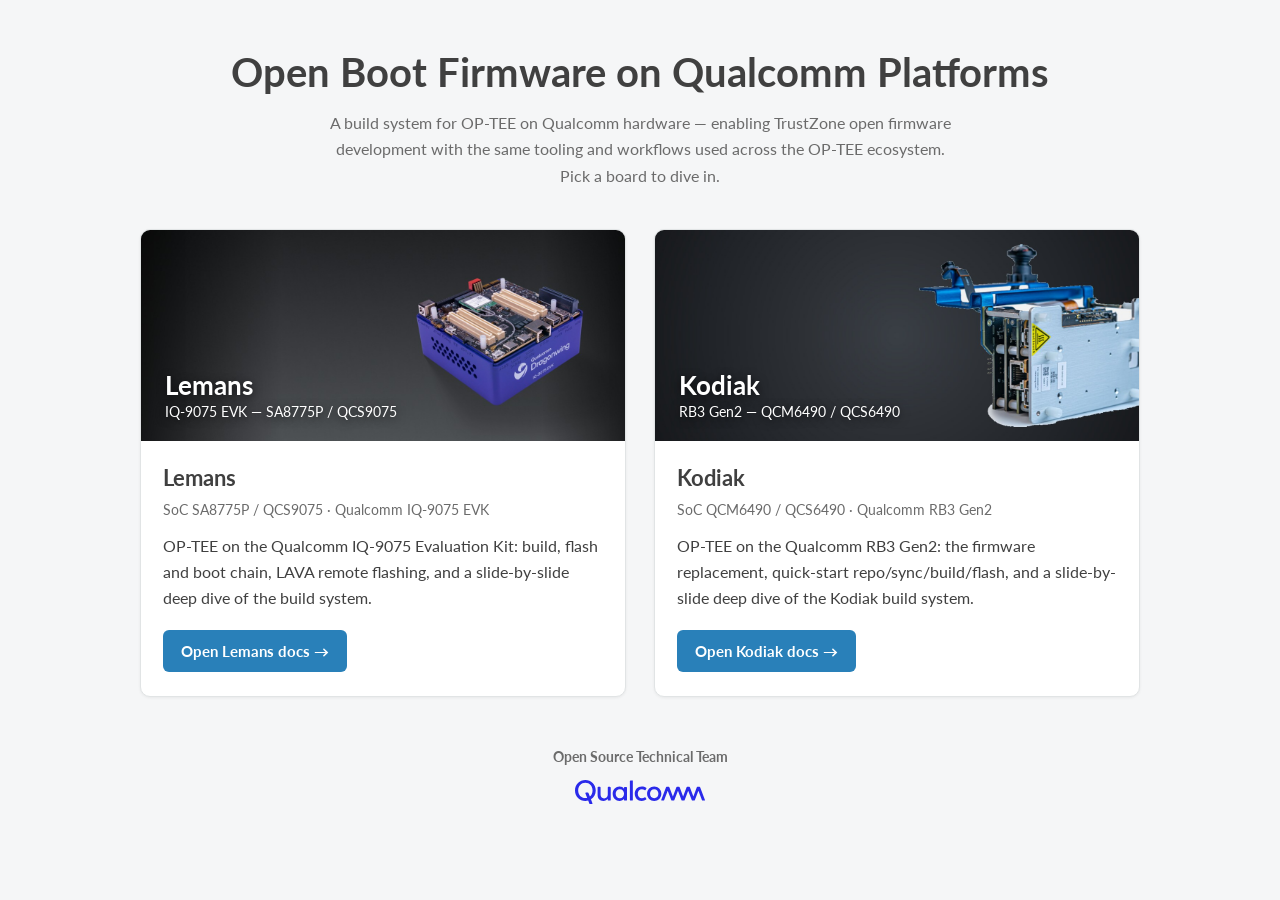
<file: docs/index.html>
<!DOCTYPE html>
<html lang="en">
<head>
<meta charset="UTF-8">
<meta name="viewport" content="width=device-width, initial-scale=1.0">
<title>OP-TEE on Qualcomm Platforms — Open Boot Firmware</title>
<link rel="preconnect" href="https://fonts.googleapis.com">
<link rel="preconnect" href="https://fonts.gstatic.com" crossorigin>
<link href="https://fonts.googleapis.com/css2?family=Lato:wght@400;700&display=swap" rel="stylesheet">
<style>
  :root {
    --accent:   #2980b9;
    --ink:      #404040;
    --muted:    #6b6b6b;
    --border:   #e1e4e5;
    --card-bg:  #ffffff;
    --page-bg:  #f5f6f7;
  }
  * { box-sizing: border-box; }
  body {
    margin: 0; background: var(--page-bg); color: var(--ink);
    font-family: 'Lato', -apple-system, Segoe UI, Roboto, Helvetica, Arial, sans-serif;
    line-height: 1.6;
  }
  .wrap { max-width: 1040px; margin: 0 auto; padding: 2.5rem 1.25rem 3.5rem; }
  header.site { text-align: center; margin-bottom: 2.5rem; }
  header.site h1 { font-size: clamp(26px, 4vw, 40px); margin: 0 0 .4rem; }
  header.site p { color: var(--muted); max-width: 640px; margin: 0 auto; font-size: 1.02rem; }

  /* One card per board. To add a board, copy a single <article class="board"> block. */
  .boards { display: grid; gap: 1.75rem; margin-top: 2.25rem; }
  @media (min-width: 760px) { .boards { grid-template-columns: 1fr 1fr; } }

  .board {
    background: var(--card-bg); border: 1px solid var(--border); border-radius: 10px;
    overflow: hidden; display: flex; flex-direction: column;
    box-shadow: 0 1px 3px rgba(0,0,0,.06); transition: box-shadow .15s, transform .15s;
  }
  .board:hover { box-shadow: 0 6px 20px rgba(0,0,0,.12); transform: translateY(-2px); }
  .board .banner { position: relative; aspect-ratio: 16 / 7; background: #222; }
  .board .banner img { width: 100%; height: 100%; object-fit: cover; display: block; }
  .board .banner .overlay {
    position: absolute; left: 5%; bottom: 10%; color: #fff; font-weight: 700;
    font-size: clamp(18px, 2.4vw, 26px); line-height: 1.15;
    text-shadow: 0 2px 10px rgba(0,0,0,.65);
  }
  .board .banner .overlay .sub { display: block; font-weight: 400; font-size: .55em; margin-top: .2em; }
  .board .body { padding: 1.25rem 1.4rem 1.5rem; display: flex; flex-direction: column; flex: 1; }
  .board h2 { margin: 0 0 .15rem; font-size: 1.35rem; }
  .board .ids { color: var(--muted); font-size: .9rem; margin-bottom: .75rem; }
  .board p.desc { margin: 0 0 1.25rem; flex: 1; }
  .board .cta {
    align-self: flex-start; display: inline-block; background: var(--accent); color: #fff;
    text-decoration: none; font-weight: 700; padding: .55rem 1.1rem; border-radius: 6px;
    font-size: .95rem;
  }
  .board .cta:hover { background: #216a9c; }

  footer.site { text-align: center; margin-top: 3rem; color: var(--muted); font-size: .9rem; }
  footer.site img { height: 24px; width: auto; margin-top: 12px; display: inline-block; }
</style>
</head>
<body>
<div class="wrap">

  <header class="site">
    <h1>Open Boot Firmware on Qualcomm Platforms</h1>
    <p>
      A build system for OP-TEE on Qualcomm hardware — enabling TrustZone open
      firmware development with the same tooling and workflows used across the
      OP-TEE ecosystem. Pick a board to dive in.
    </p>
  </header>

  <section class="boards">

    <!-- Board: Lemans ===================================================== -->
    <article class="board">
      <a class="banner" href="lemans/index.html">
        <img src="img/iq-9075-evk-banner.jpg"
             alt="Qualcomm IQ-9075 Evaluation Kit (EVK)">
        <span class="overlay">Lemans
          <span class="sub">IQ-9075 EVK — SA8775P / QCS9075</span></span>
      </a>
      <div class="body">
        <h2>Lemans</h2>
        <div class="ids">SoC SA8775P / QCS9075 &middot; Qualcomm IQ-9075 EVK</div>
        <p class="desc">
          OP-TEE on the Qualcomm IQ-9075 Evaluation Kit: build, flash and boot
          chain, LAVA remote flashing, and a slide-by-slide deep dive of the
          build system.
        </p>
        <a class="cta" href="lemans/index.html">Open Lemans docs →</a>
      </div>
    </article>

    <!-- Board: Kodiak ===================================================== -->
    <article class="board">
      <a class="banner" href="kodiak/index.html">
        <img src="img/rb3gen2-banner.jpg"
             alt="Qualcomm RB3 Gen2 Development Kit (QCM6490 / QCS6490)">
        <span class="overlay">Kodiak
          <span class="sub">RB3 Gen2 — QCM6490 / QCS6490</span></span>
      </a>
      <div class="body">
        <h2>Kodiak</h2>
        <div class="ids">SoC QCM6490 / QCS6490 &middot; Qualcomm RB3 Gen2</div>
        <p class="desc">
          OP-TEE on the Qualcomm RB3 Gen2: the firmware replacement, quick-start
          repo/sync/build/flash, and a slide-by-slide deep dive of the Kodiak
          build system.
        </p>
        <a class="cta" href="kodiak/index.html">Open Kodiak docs →</a>
      </div>
    </article>

  </section>

  <footer class="site">
    <strong>Open Source Technical Team</strong><br>
    <img src="img/qualcomm-logo.svg" alt="Qualcomm">
  </footer>

</div>
</body>
</html>
</file>
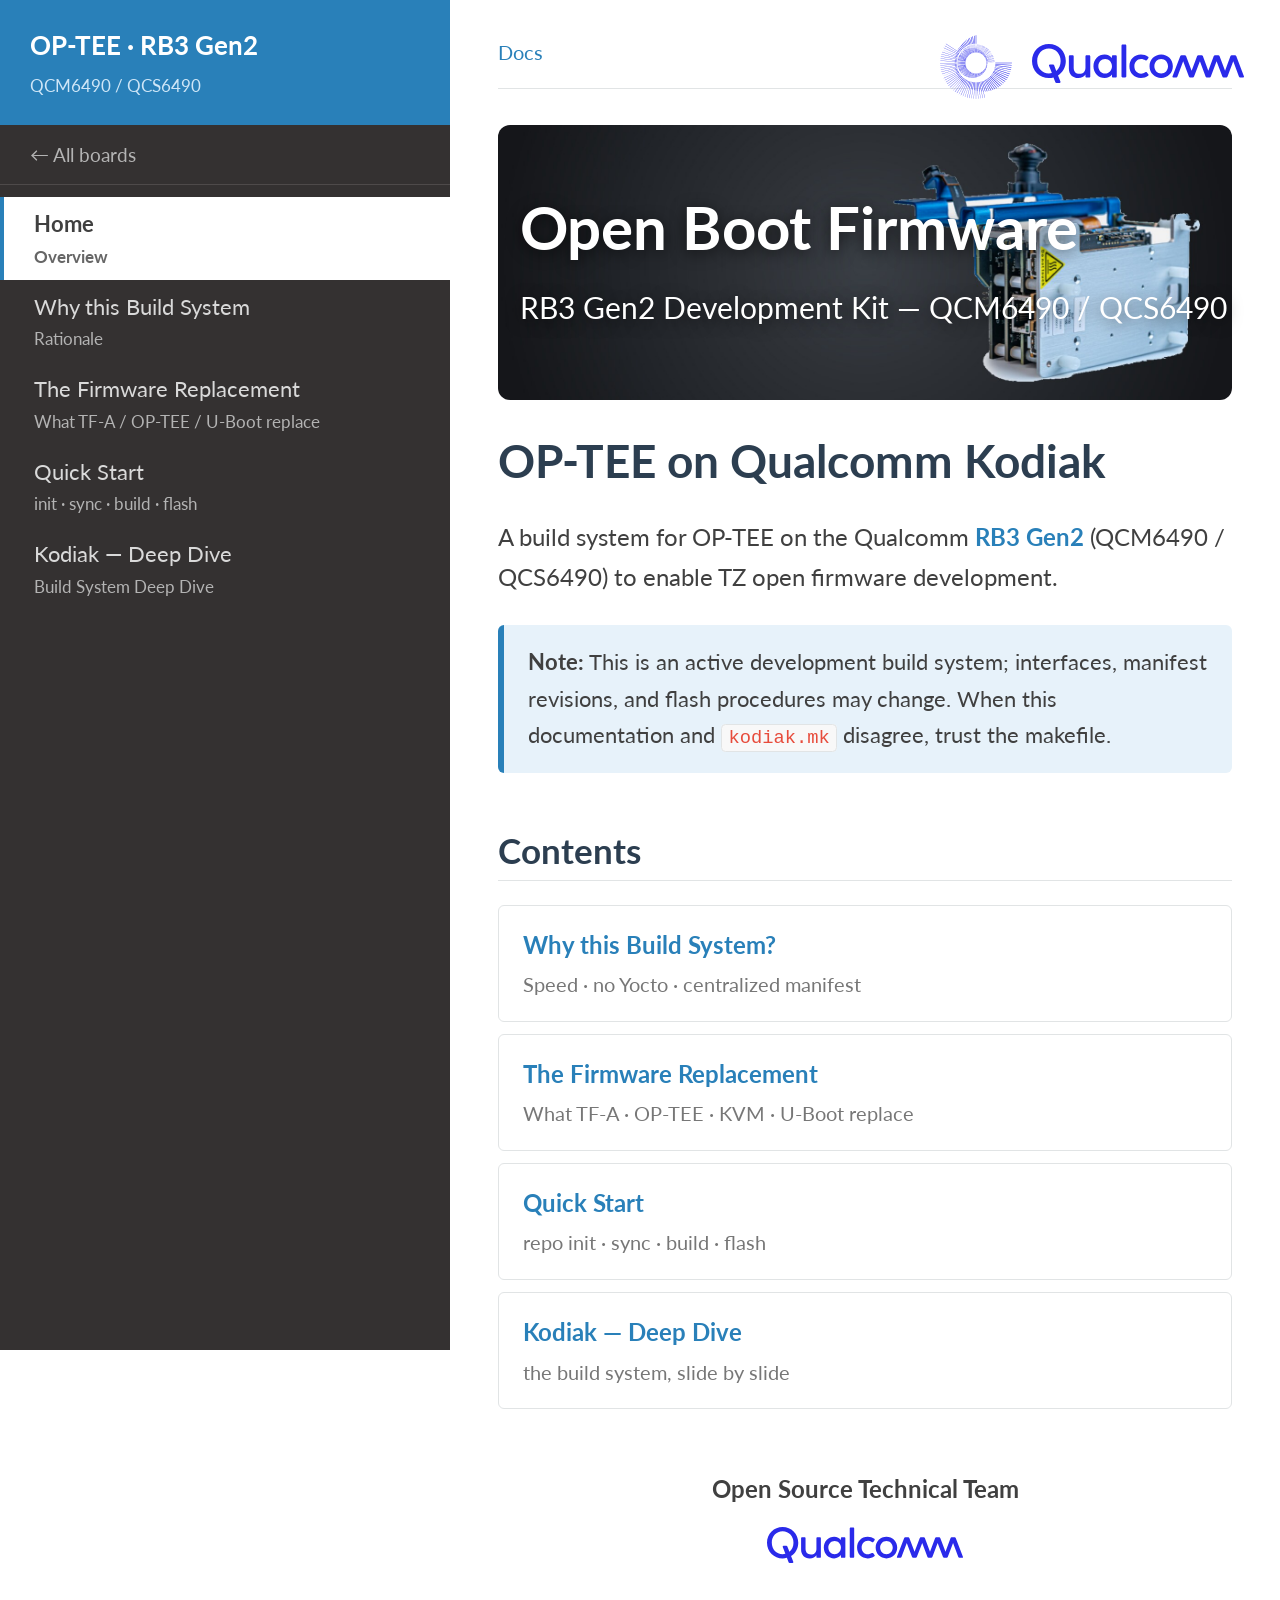
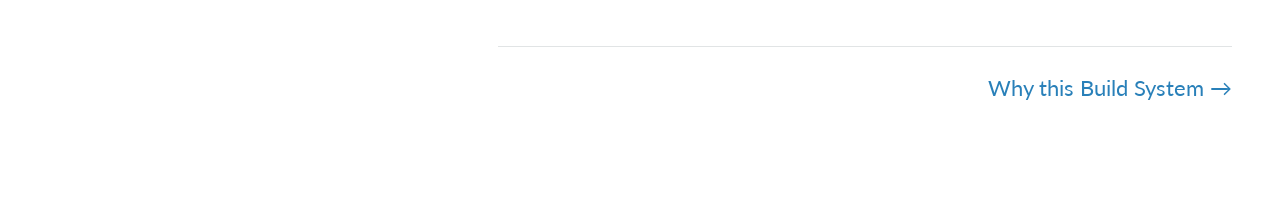
<file: docs/kodiak/index.html>
<!DOCTYPE html>
<html lang="en">
<head>
<meta charset="UTF-8">
<meta name="viewport" content="width=device-width, initial-scale=1.0">
<title>OP-TEE on Qualcomm Kodiak (QCM6490 / RB3 Gen2)</title>
<link rel="preconnect" href="https://fonts.googleapis.com">
<link rel="preconnect" href="https://fonts.gstatic.com" crossorigin>
<link href="https://fonts.googleapis.com/css2?family=Lato:wght@400;700&display=swap" rel="stylesheet">
<link rel="stylesheet" href="_rtd.css">
</head>
<body class="rtd" data-page="index">
<main class="rtd-doc">

  <a href="https://www.qualcomm.com/developer/hardware/rb3-gen-2-development-kit" style="text-decoration:none;">
    <div style="position:relative; max-width:960px; margin:14px 0 22px;">
      <img src="img/rb3gen2-banner.jpg"
           alt="Qualcomm RB3 Gen2 Development Kit (QCM6490 / QCS6490)"
           style="width:100%; height:auto; display:block; border-radius:8px;">
      <span style="position:absolute; left:3%; top:50%; transform:translateY(-50%);
                   color:#fff; font-weight:700; line-height:1.15;
                   font-size:clamp(20px, 3.2vw, 40px);
                   text-shadow:0 2px 10px rgba(0,0,0,.6);">Open Boot Firmware<br>
        <span style="font-weight:400; font-size:.5em; line-height:1.2;">RB3 Gen2 Development Kit — QCM6490 / QCS6490</span></span>
    </div>
  </a>

  <h1 id="top">OP-TEE on Qualcomm Kodiak</h1>
  <p>
    A build system for OP-TEE on the Qualcomm
    <strong><a href="https://www.qualcomm.com/developer/hardware/rb3-gen-2-development-kit">RB3 Gen2</a></strong>
    (QCM6490 / QCS6490) to enable TZ open firmware development.
  </p>

  <div class="rtd-note">
    <strong>Note:</strong> This is an active development build system; interfaces,
    manifest revisions, and flash procedures may change.
    When this documentation and <code>kodiak.mk</code> disagree, trust the makefile.
  </div>

  <h2 id="contents">Contents</h2>
  <ul class="rtd-toctree">
    <li><a href="why.html">Why this Build System?<span class="sub">Speed · no Yocto · centralized manifest</span></a></li>
    <li><a href="firmware-replacement.html">The Firmware Replacement<span class="sub">What TF-A · OP-TEE · KVM · U-Boot replace</span></a></li>
    <li><a href="quick-start.html">Quick Start<span class="sub">repo init · sync · build · flash</span></a></li>
    <li><a href="kodiak.html">Kodiak — Deep Dive<span class="sub">the build system, slide by slide</span></a></li>
  </ul>

  <footer style="text-align:center; margin-top:2.5rem;">
    <strong>Open Source Technical Team</strong><br>
    <img src="img/qualcomm-logo.svg" alt="Qualcomm"
         style="height:24px; width:auto; margin-top:12px; display:inline-block;">
  </footer>

</main>
<script src="_rtd.js"></script>
</body>
</html>
</file>
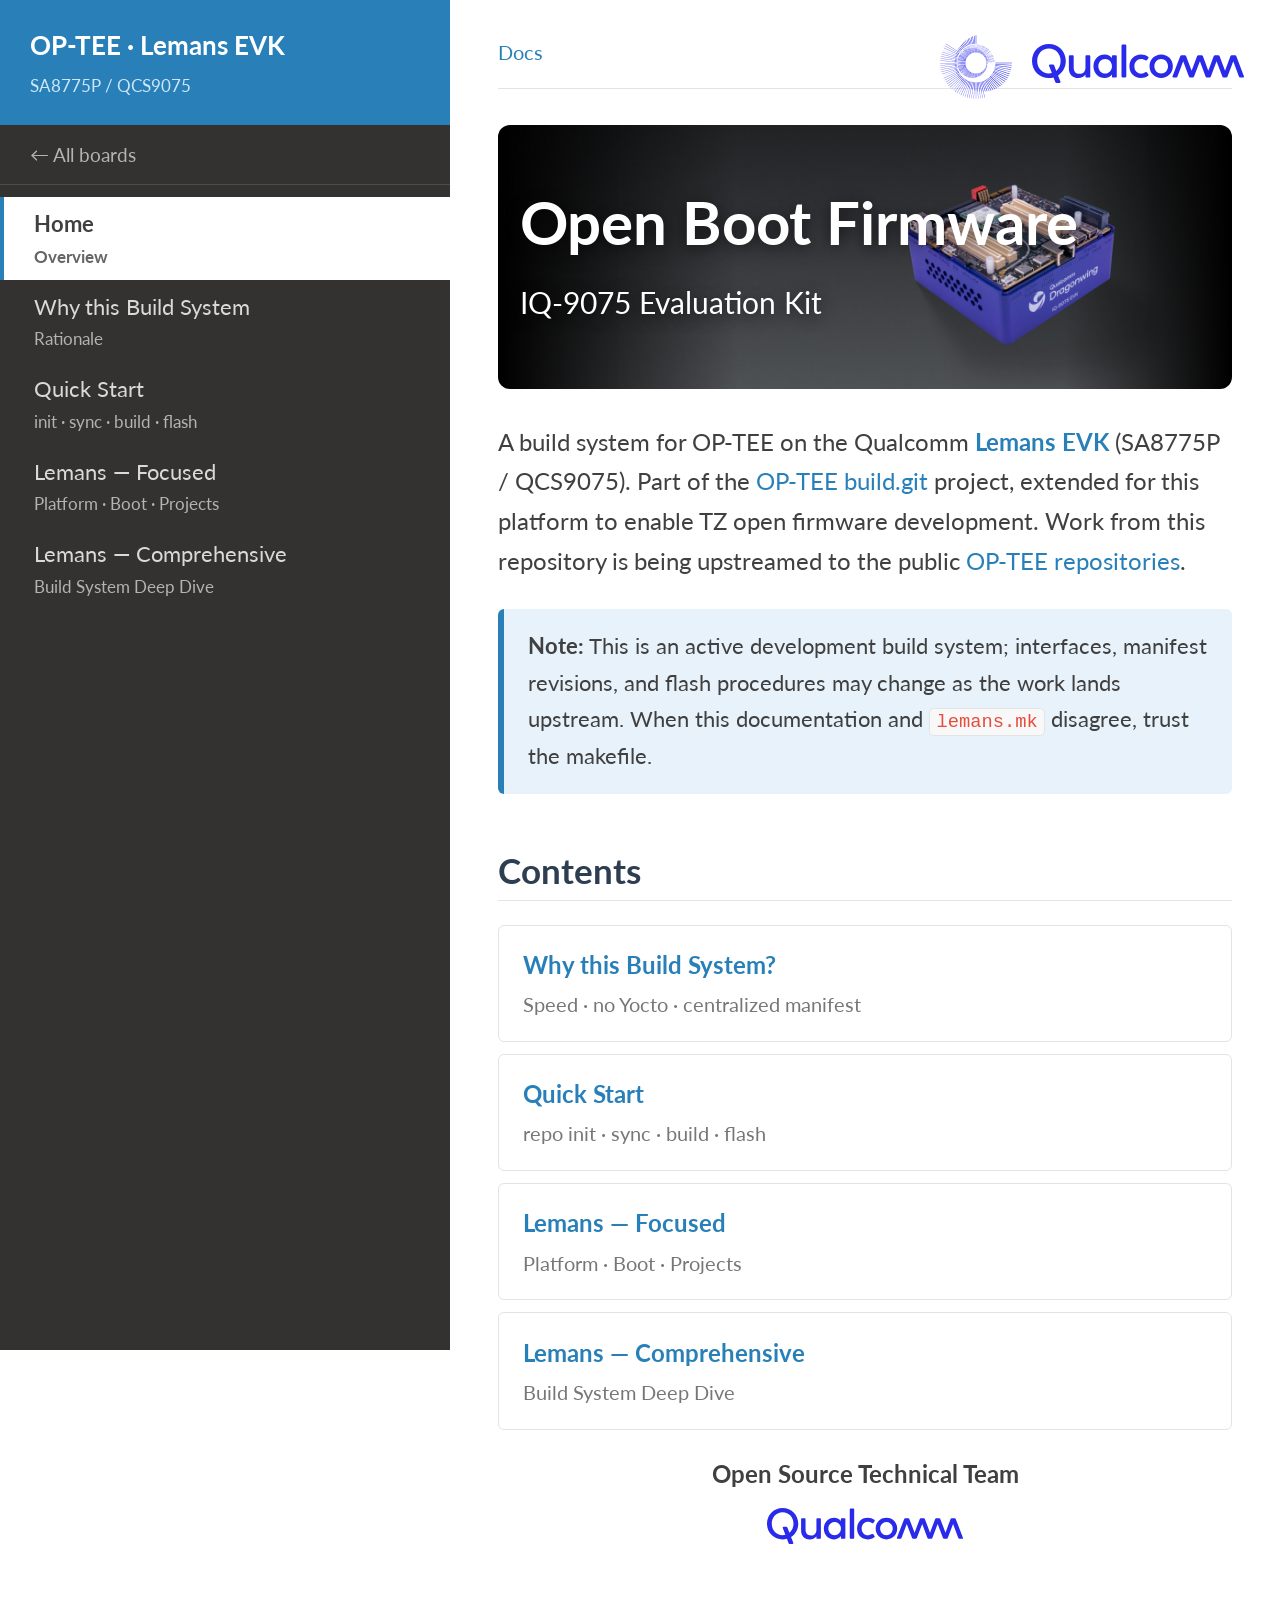
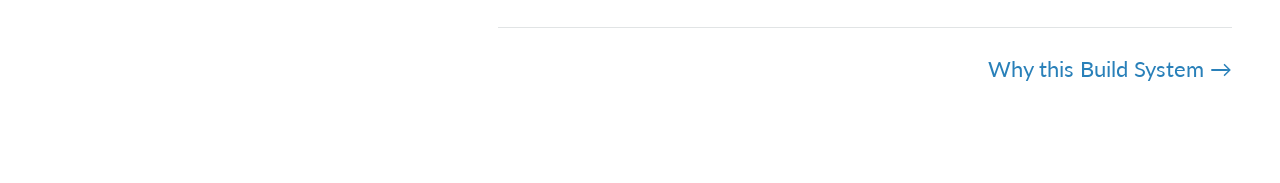
<file: docs/lemans/index.html>
<!DOCTYPE html>
<html lang="en">
<head>
<meta charset="UTF-8">
<meta name="viewport" content="width=device-width, initial-scale=1.0">
<title>OP-TEE on Qualcomm Lemans (SA8775P / QCS9075)</title>
<link rel="preconnect" href="https://fonts.googleapis.com">
<link rel="preconnect" href="https://fonts.gstatic.com" crossorigin>
<link href="https://fonts.googleapis.com/css2?family=Lato:wght@400;700&display=swap" rel="stylesheet">
<link rel="stylesheet" href="_rtd.css">
</head>
<body class="rtd" data-page="index">
<main class="rtd-doc">

  <a href="https://www.qualcomm.com/developer/hardware/qualcomm-iq-9075-evaluation-kit-evk" style="text-decoration:none;">
    <div style="position:relative; max-width:960px; margin:14px 0 22px;">
      <img src="img/iq-9075-evk-banner.jpg"
           alt="Qualcomm IQ-9075 Evaluation Kit (EVK) — Dragonwing board"
           style="width:100%; height:auto; display:block; border-radius:8px;">
      <span style="position:absolute; left:3%; top:50%; transform:translateY(-50%);
                   color:#fff; font-weight:700; line-height:1.15;
                   font-size:clamp(20px, 3.2vw, 40px);
                   text-shadow:0 2px 10px rgba(0,0,0,.6);">Open Boot Firmware<br>
        <span style="font-weight:400; font-size:.5em; line-height:1.2;">IQ-9075 Evaluation Kit</span></span>
    </div>
  </a>
  <p>
    A build system for OP-TEE on the Qualcomm <strong><a href="https://www.qualcomm.com/developer/hardware/qualcomm-iq-9075-evaluation-kit-evk">Lemans EVK</a></strong>
    (SA8775P / QCS9075). Part of the <a href="https://github.com/OP-TEE/build">OP-TEE build.git</a> project,
    extended for this platform to enable TZ open firmware development.
    Work from this repository is being upstreamed to the public
    <a href="https://github.com/OP-TEE/">OP-TEE repositories</a>.
  </p>

  <div class="rtd-note">
    <strong>Note:</strong> This is an active development build system; interfaces,
    manifest revisions, and flash procedures may change as the work lands upstream.
    When this documentation and <a href="https://github.com/ldts/qcom-buildroot/blob/main/lemans.mk"><code>lemans.mk</code></a> disagree, trust the makefile.
  </div>

  <h2 id="contents">Contents</h2>
  <ul class="rtd-toctree">
    <li><a href="why.html">Why this Build System?<span class="sub">Speed · no Yocto · centralized manifest</span></a></li>
    <li><a href="quick-start.html">Quick Start<span class="sub">repo init · sync · build · flash</span></a></li>
    <li><a href="lemans-focused.html">Lemans — Focused<span class="sub">Platform · Boot · Projects</span></a></li>
    <li><a href="lemans.html">Lemans — Comprehensive<span class="sub">Build System Deep Dive</span></a></li>
  </ul>

  <footer style="text-align:center">
    <strong>Open Source Technical Team</strong><br>
    <img src="img/qualcomm-logo.svg" alt="Qualcomm"
         style="height:24px; width:auto; margin-top:10px; display:inline-block;">
  </footer>

</main>
<script src="_rtd.js"></script>
</body>
</html>
</file>
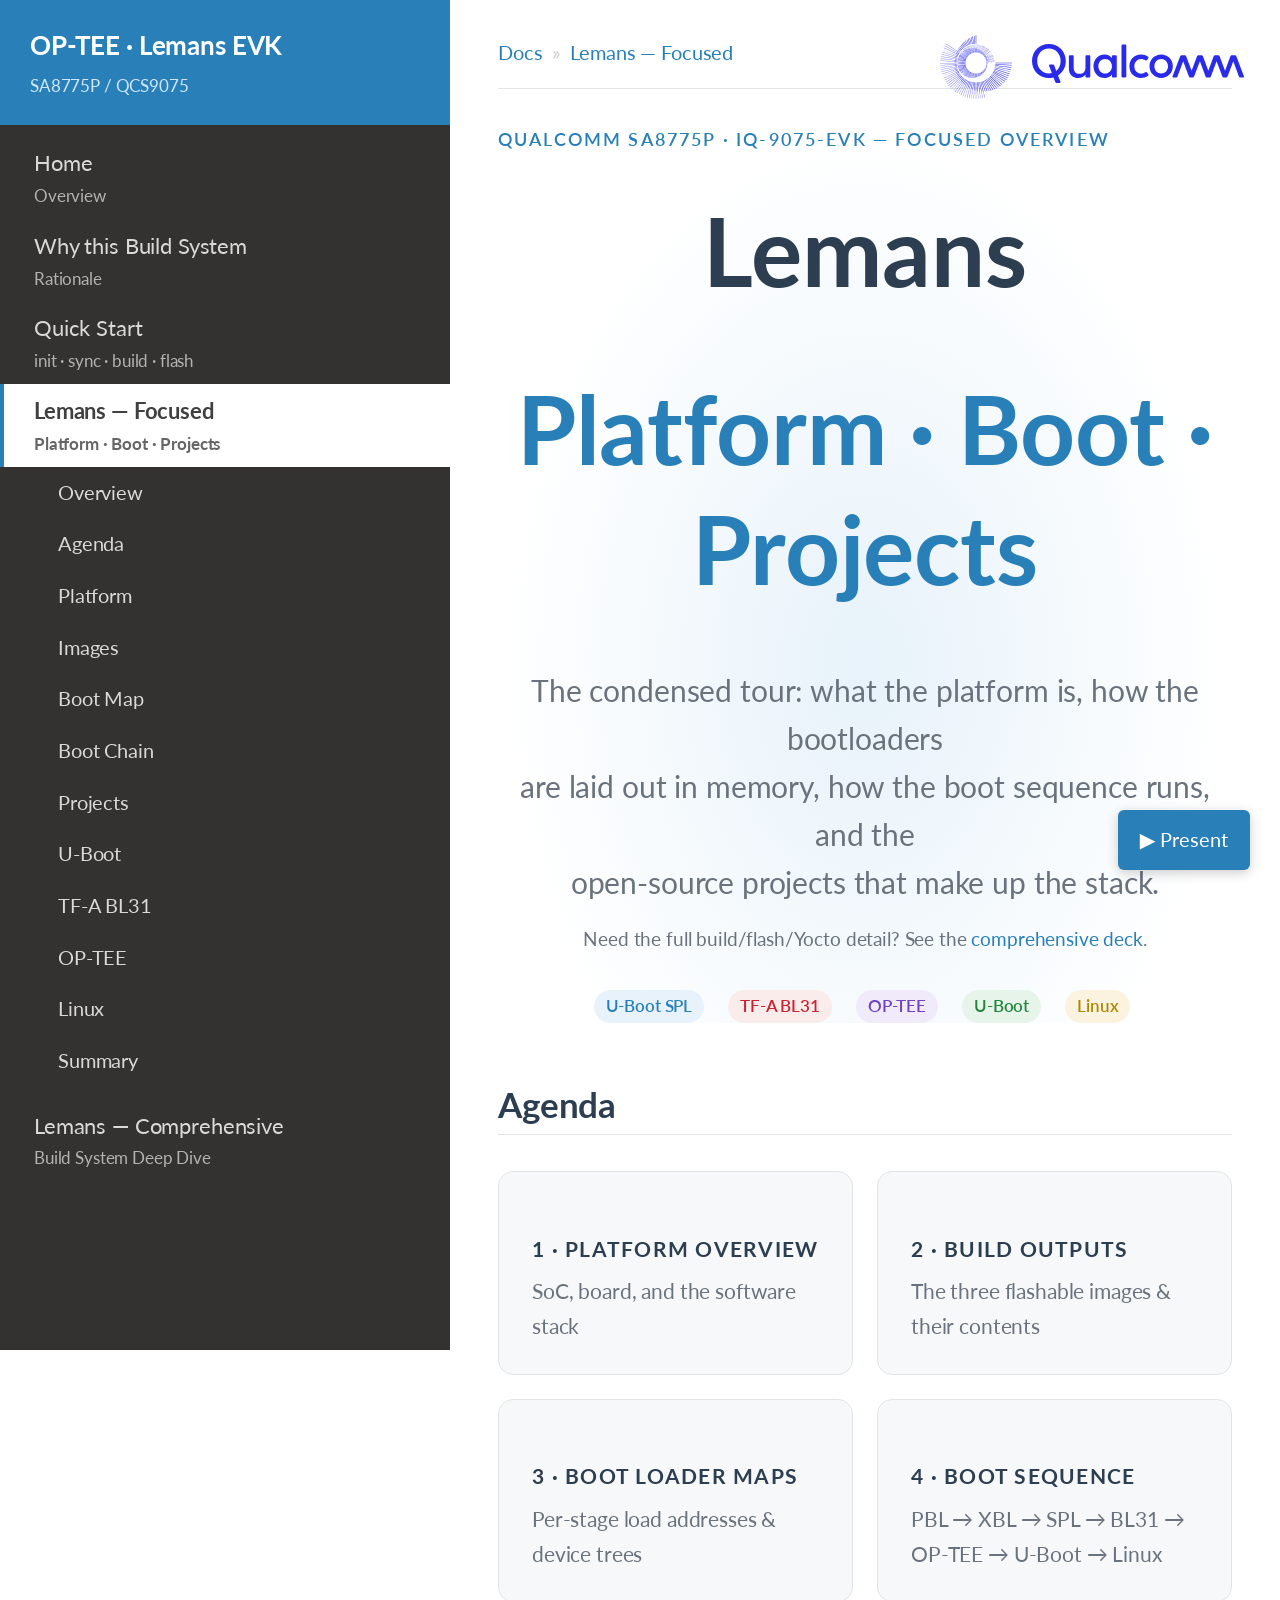
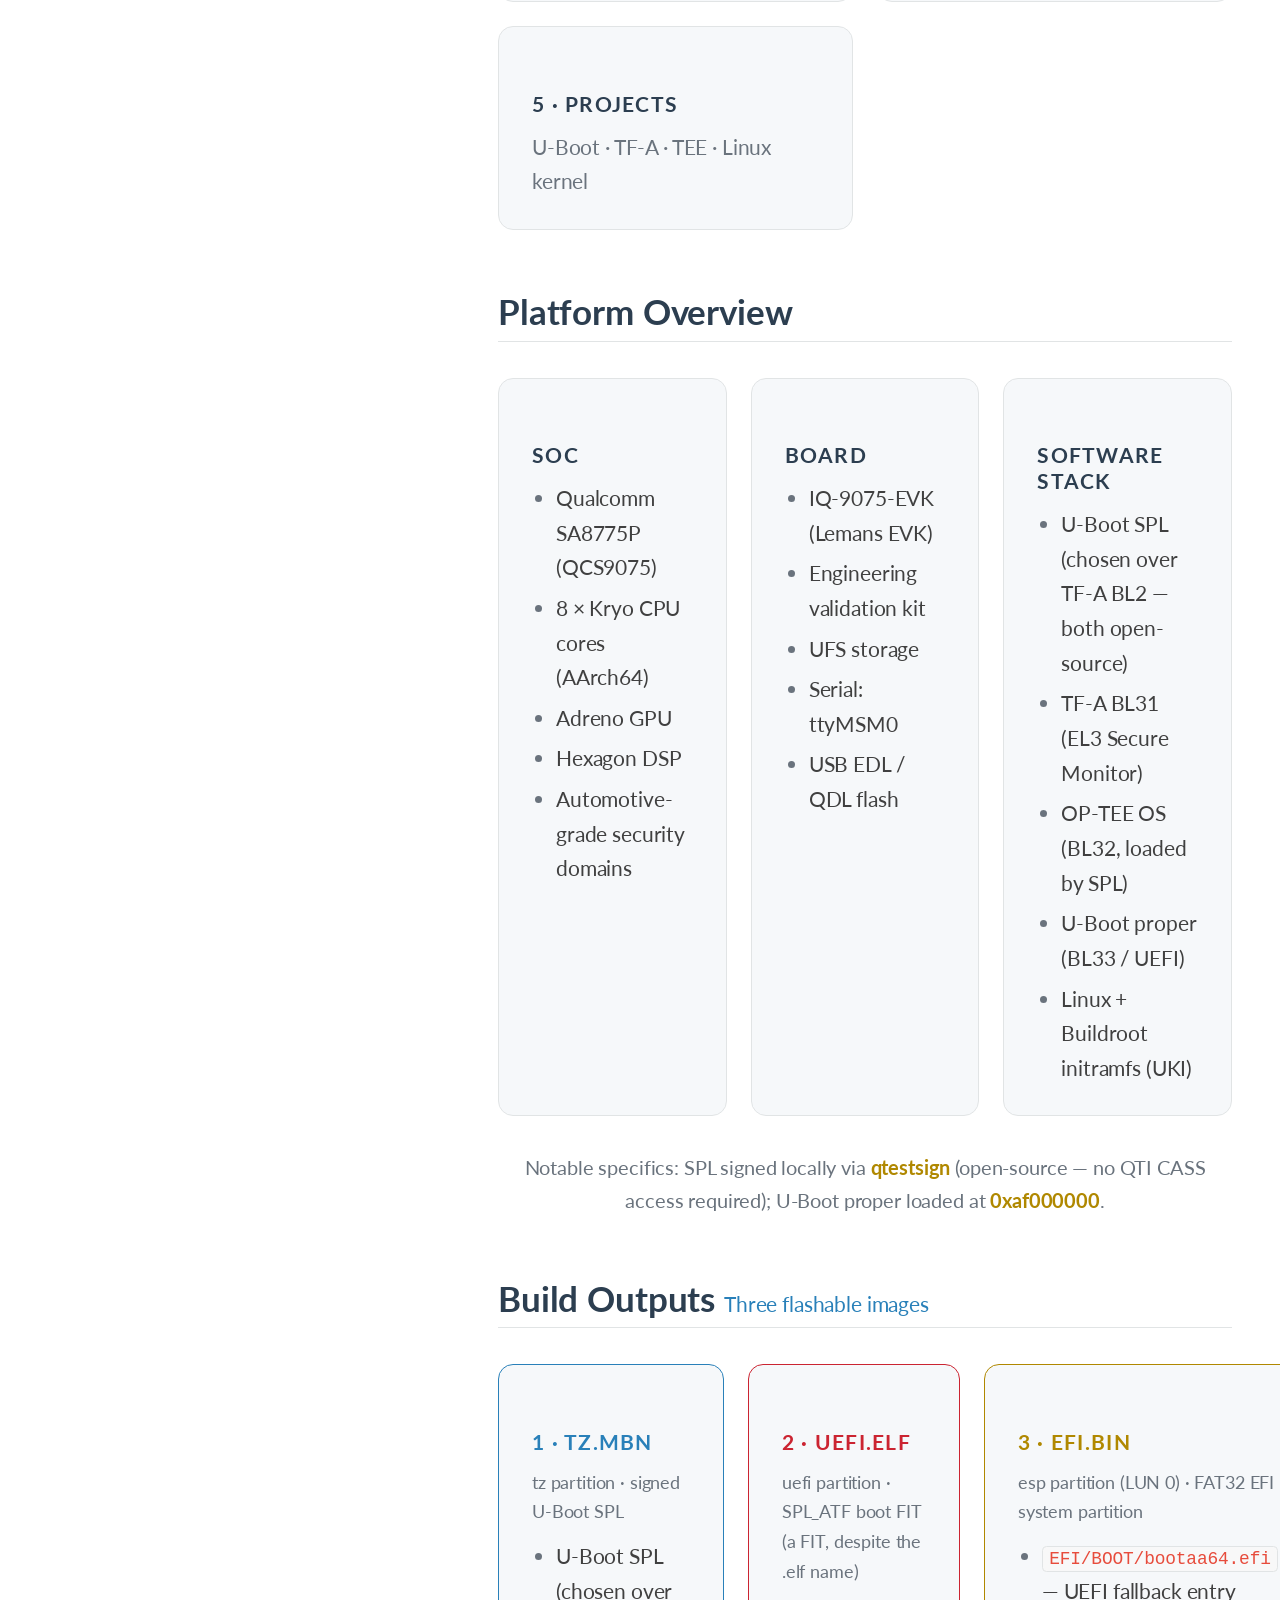
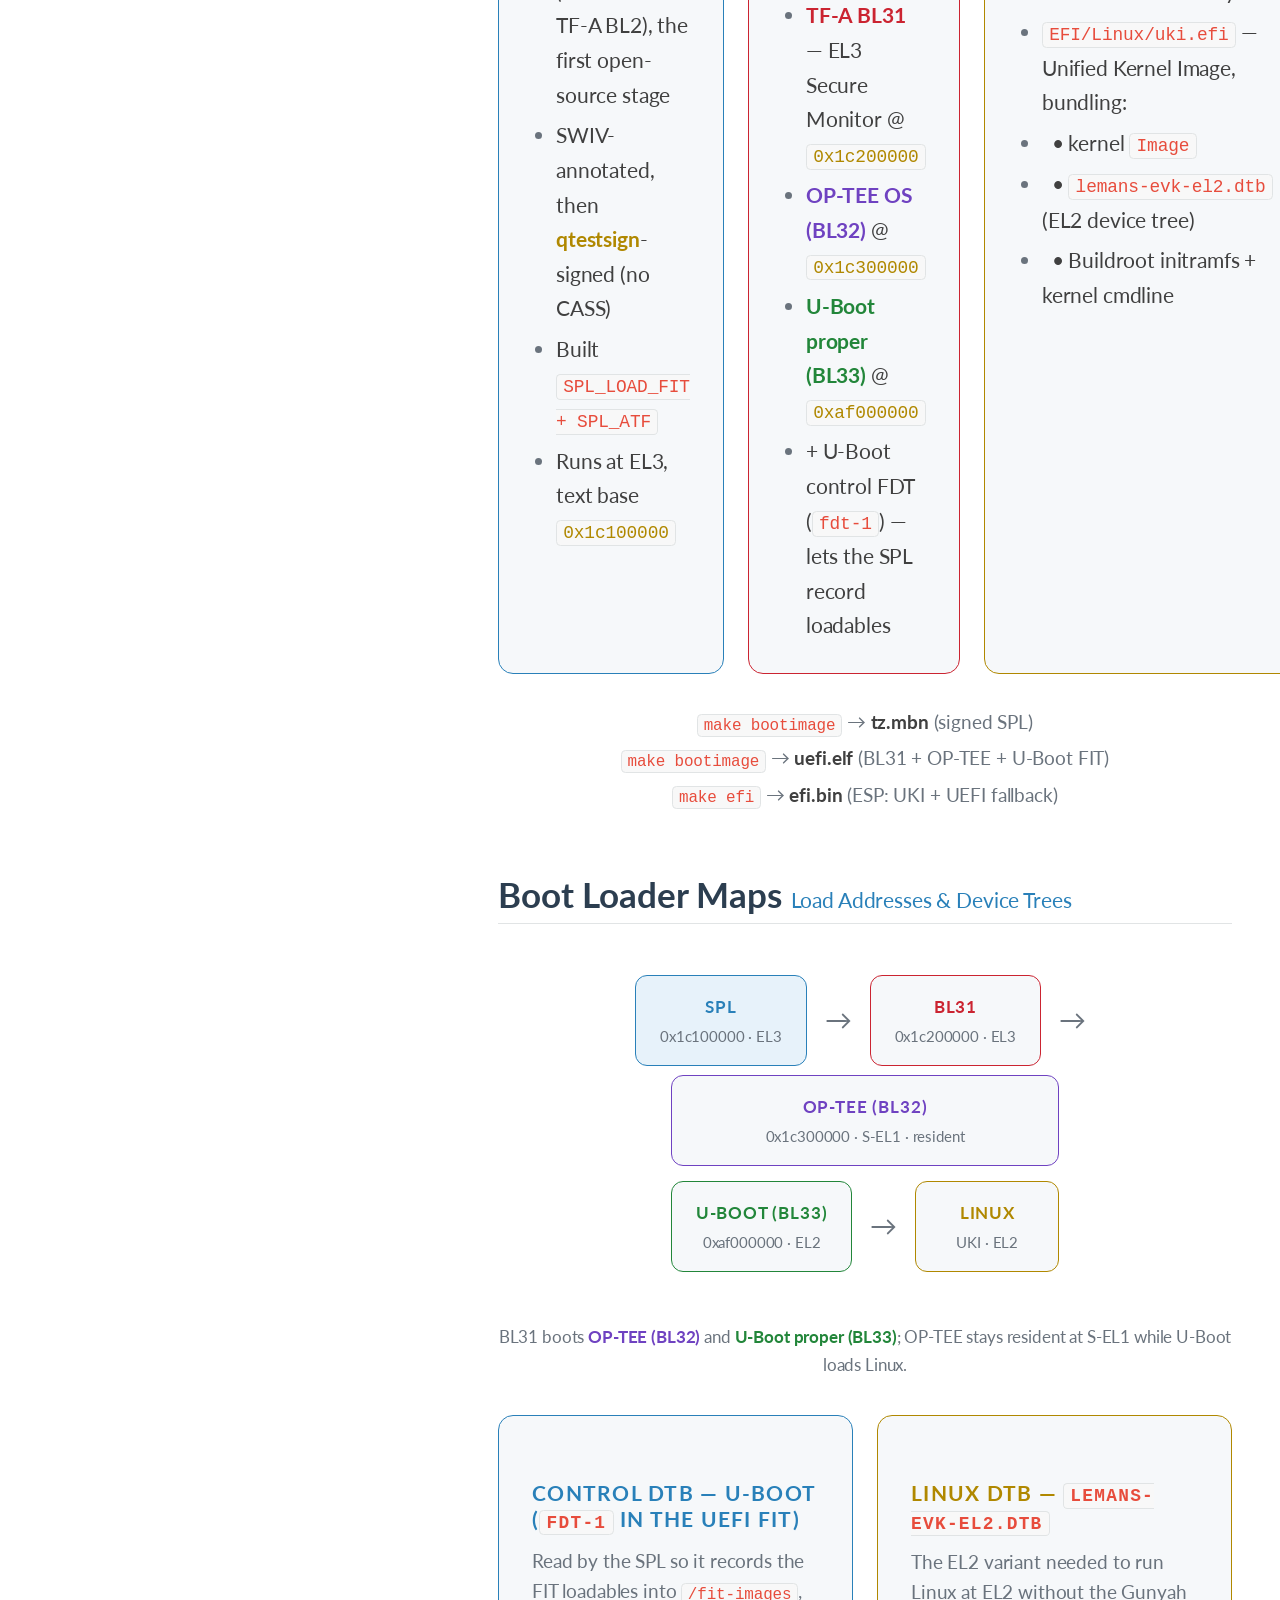
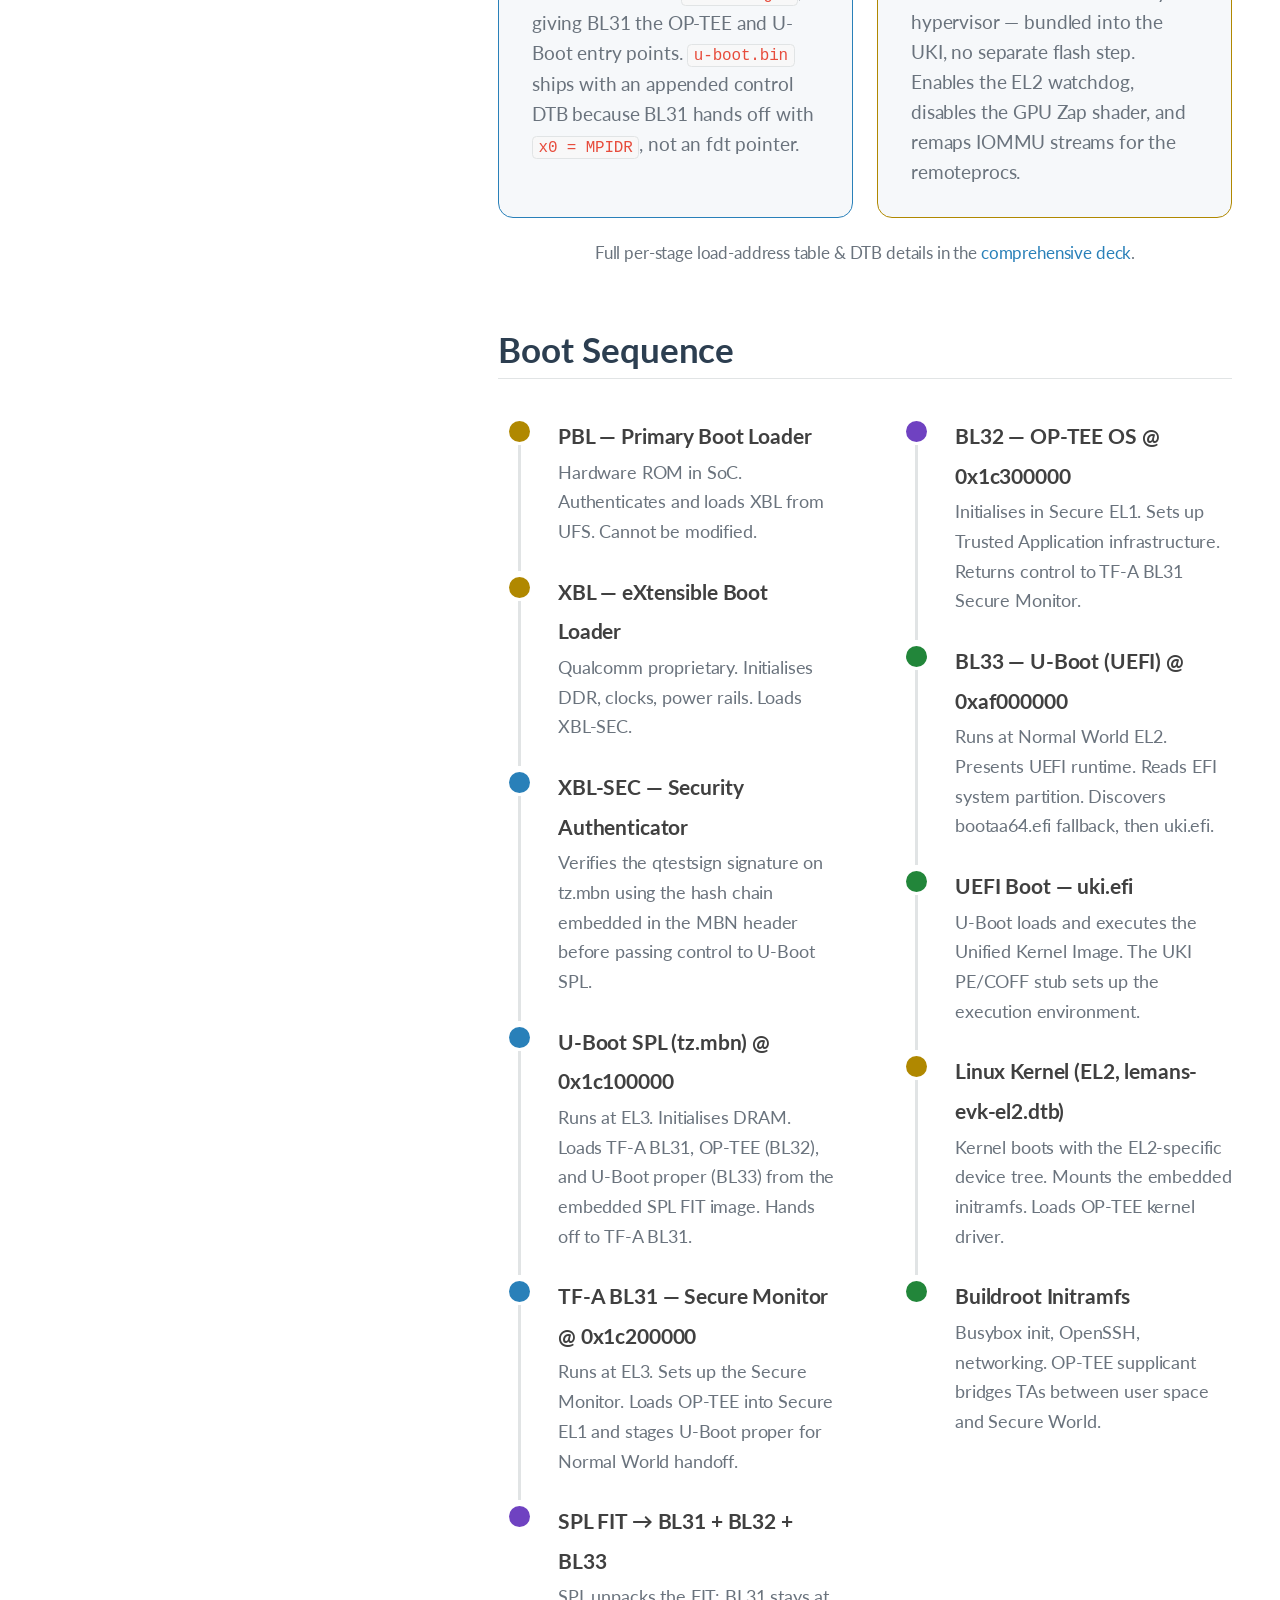
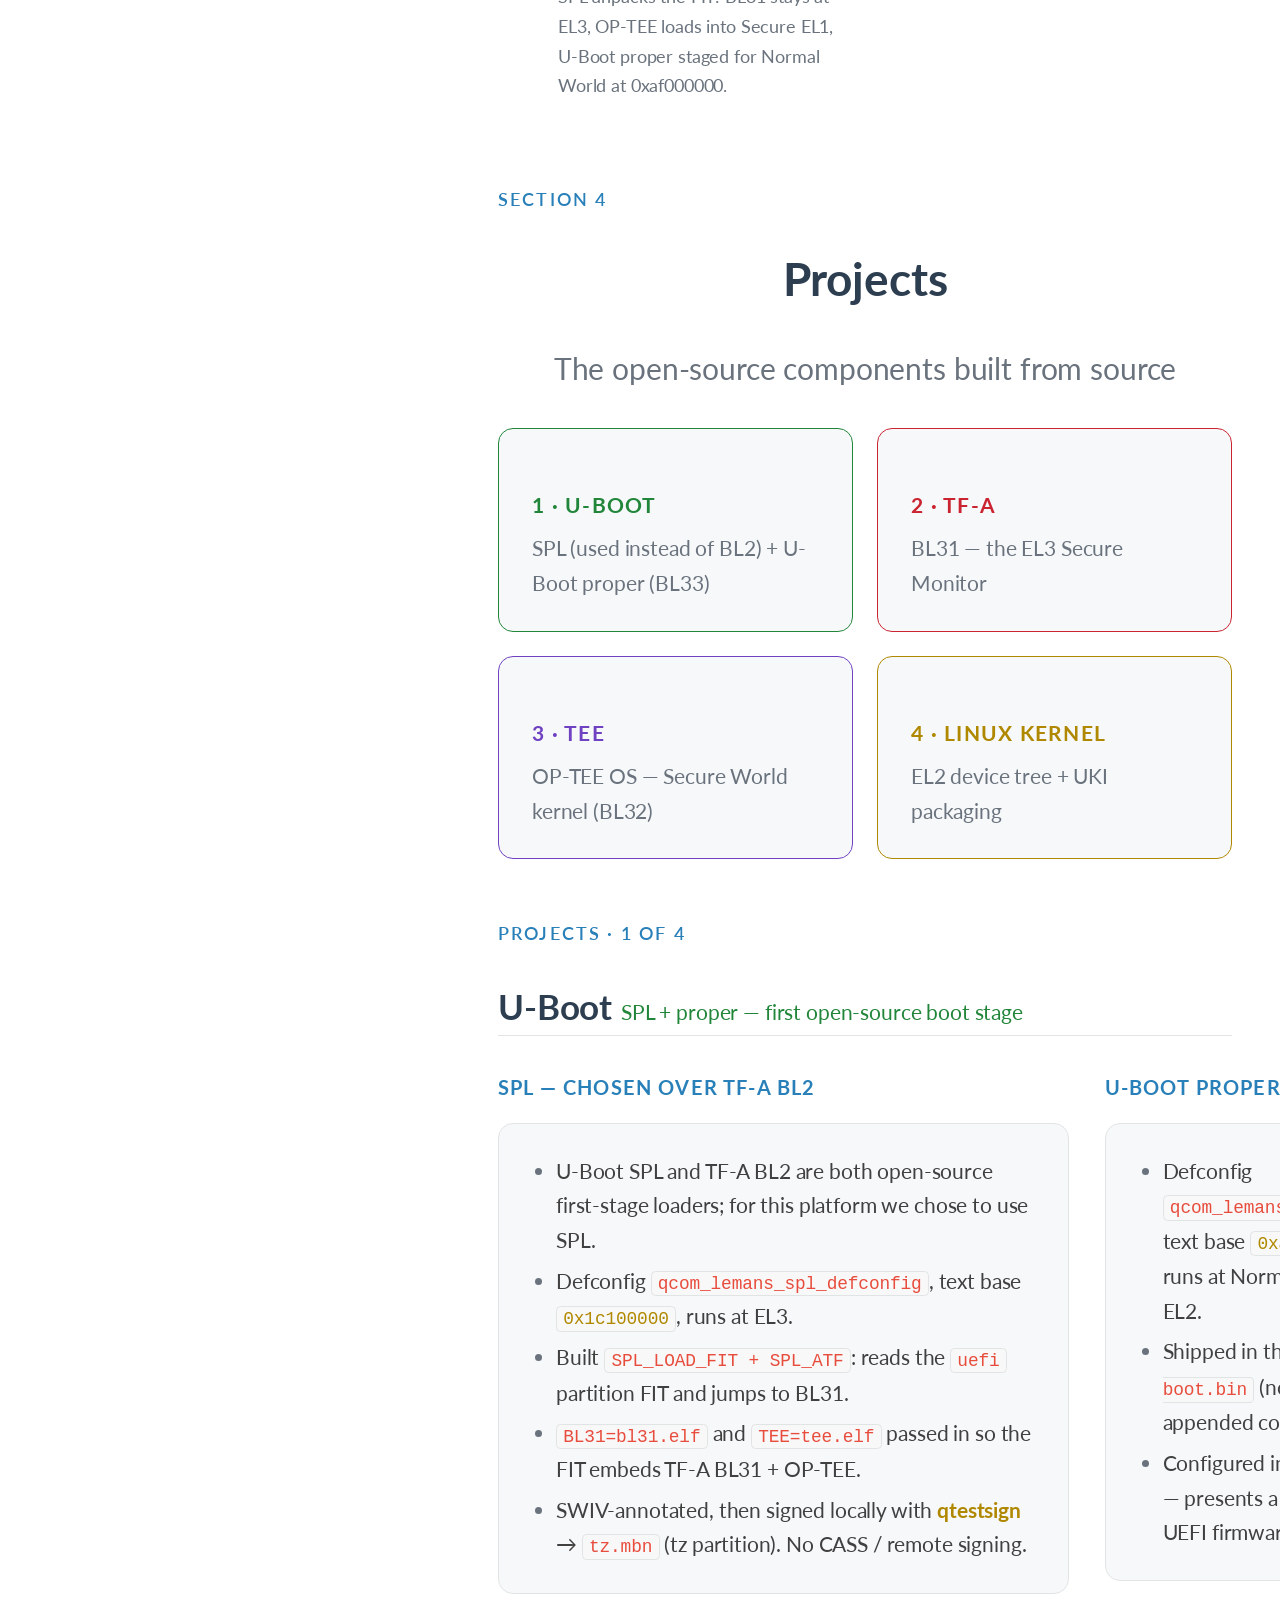
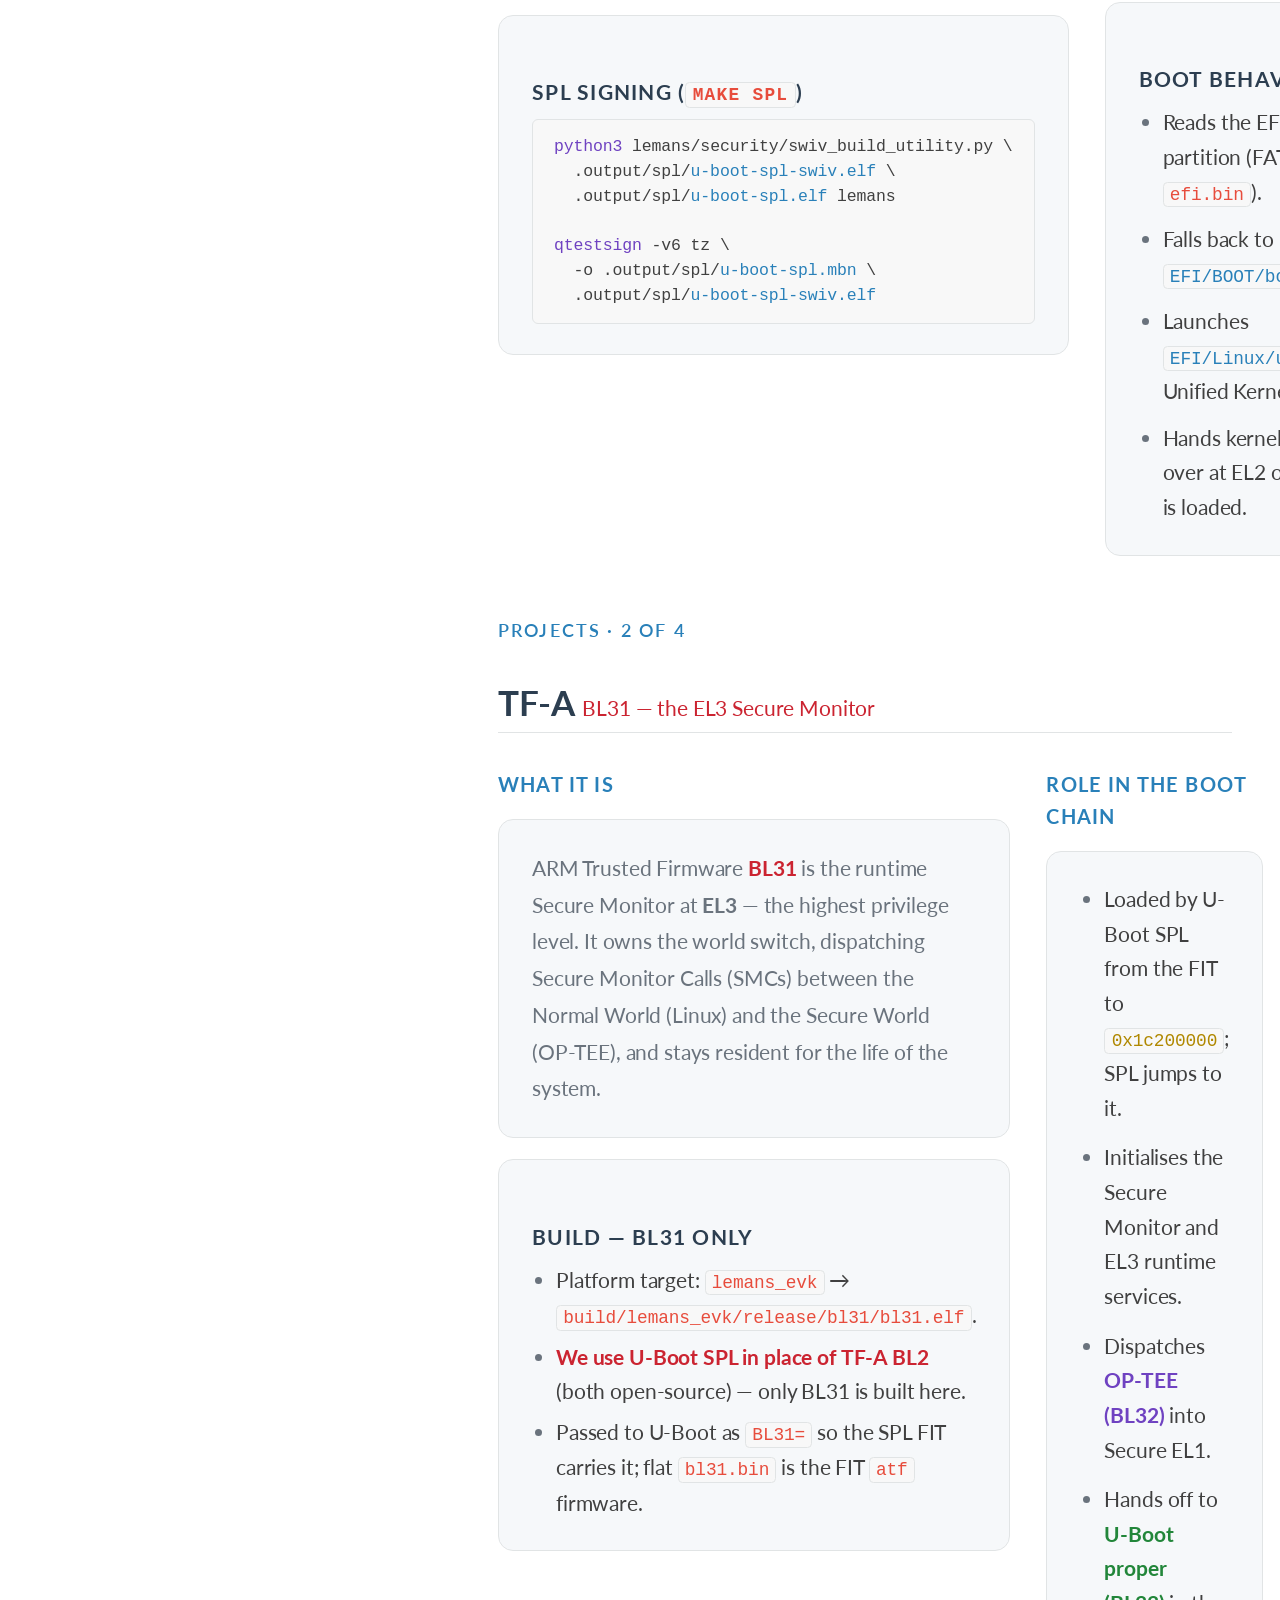
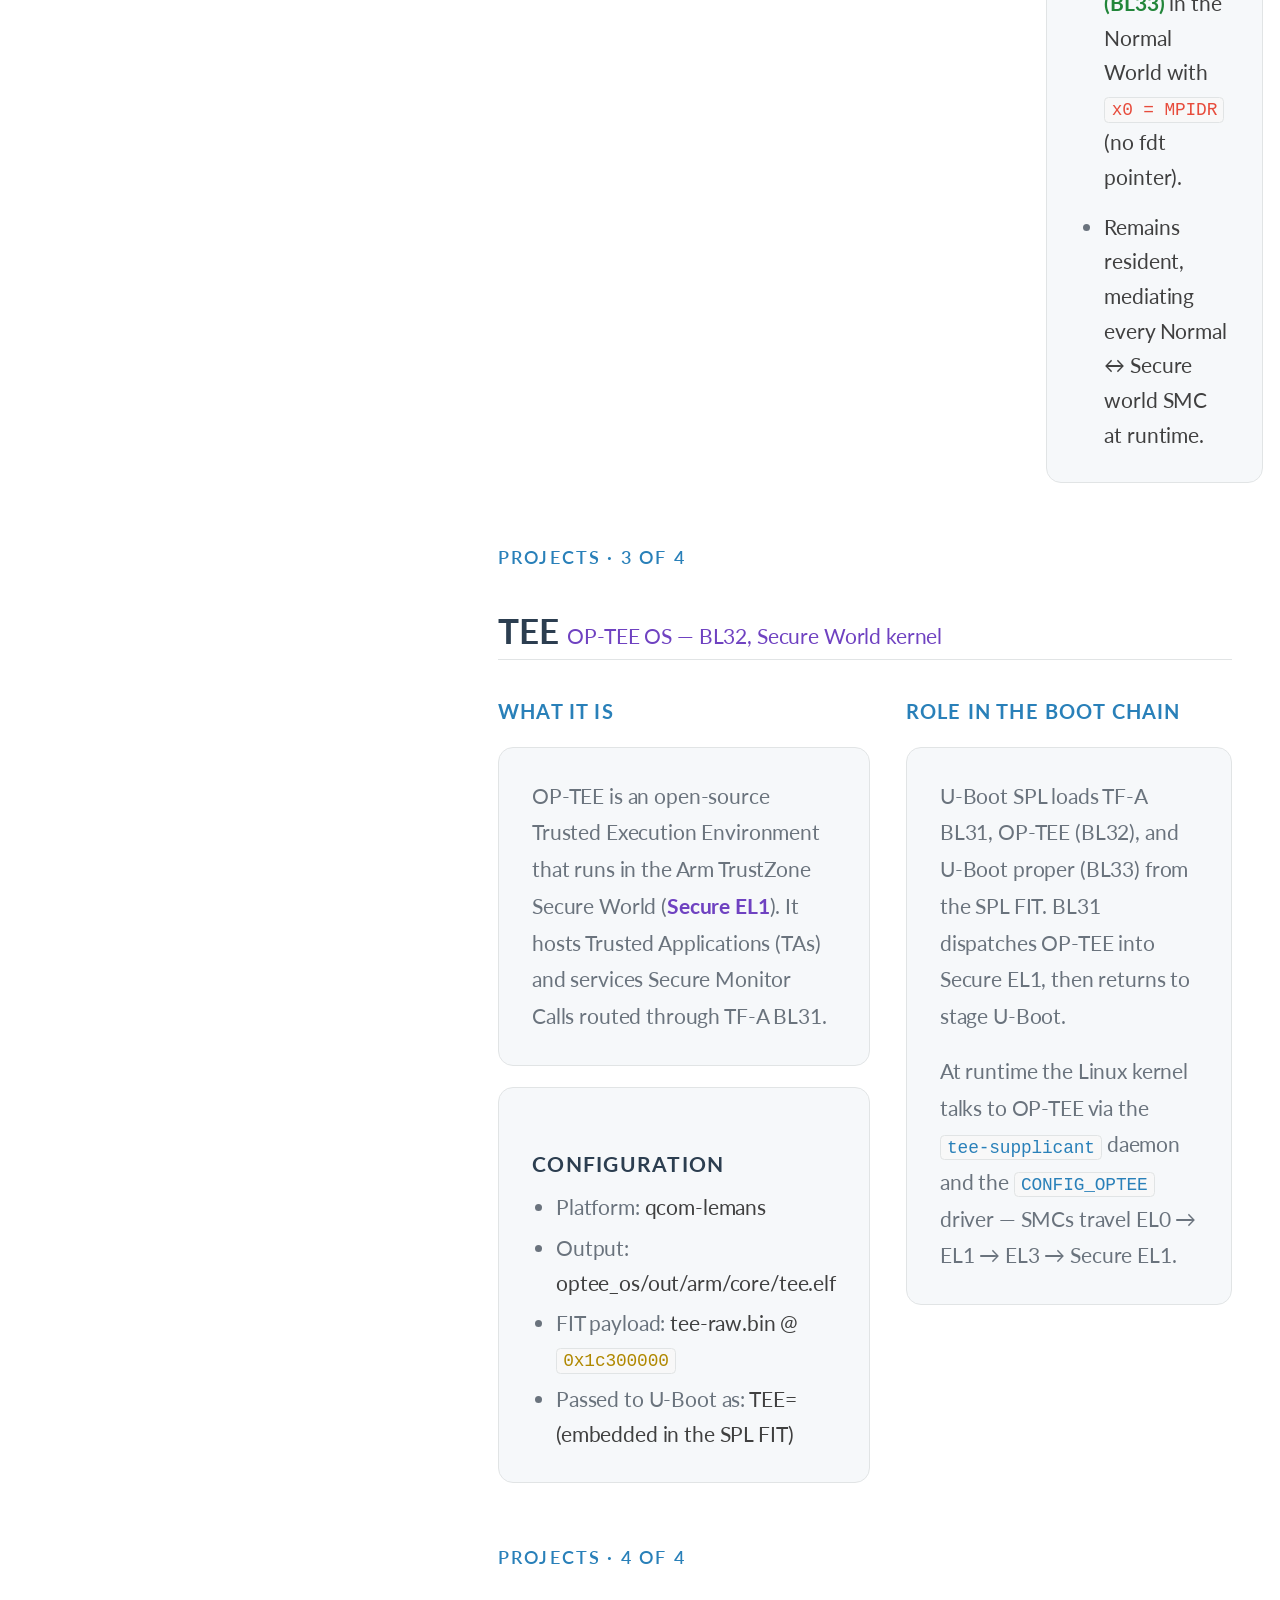
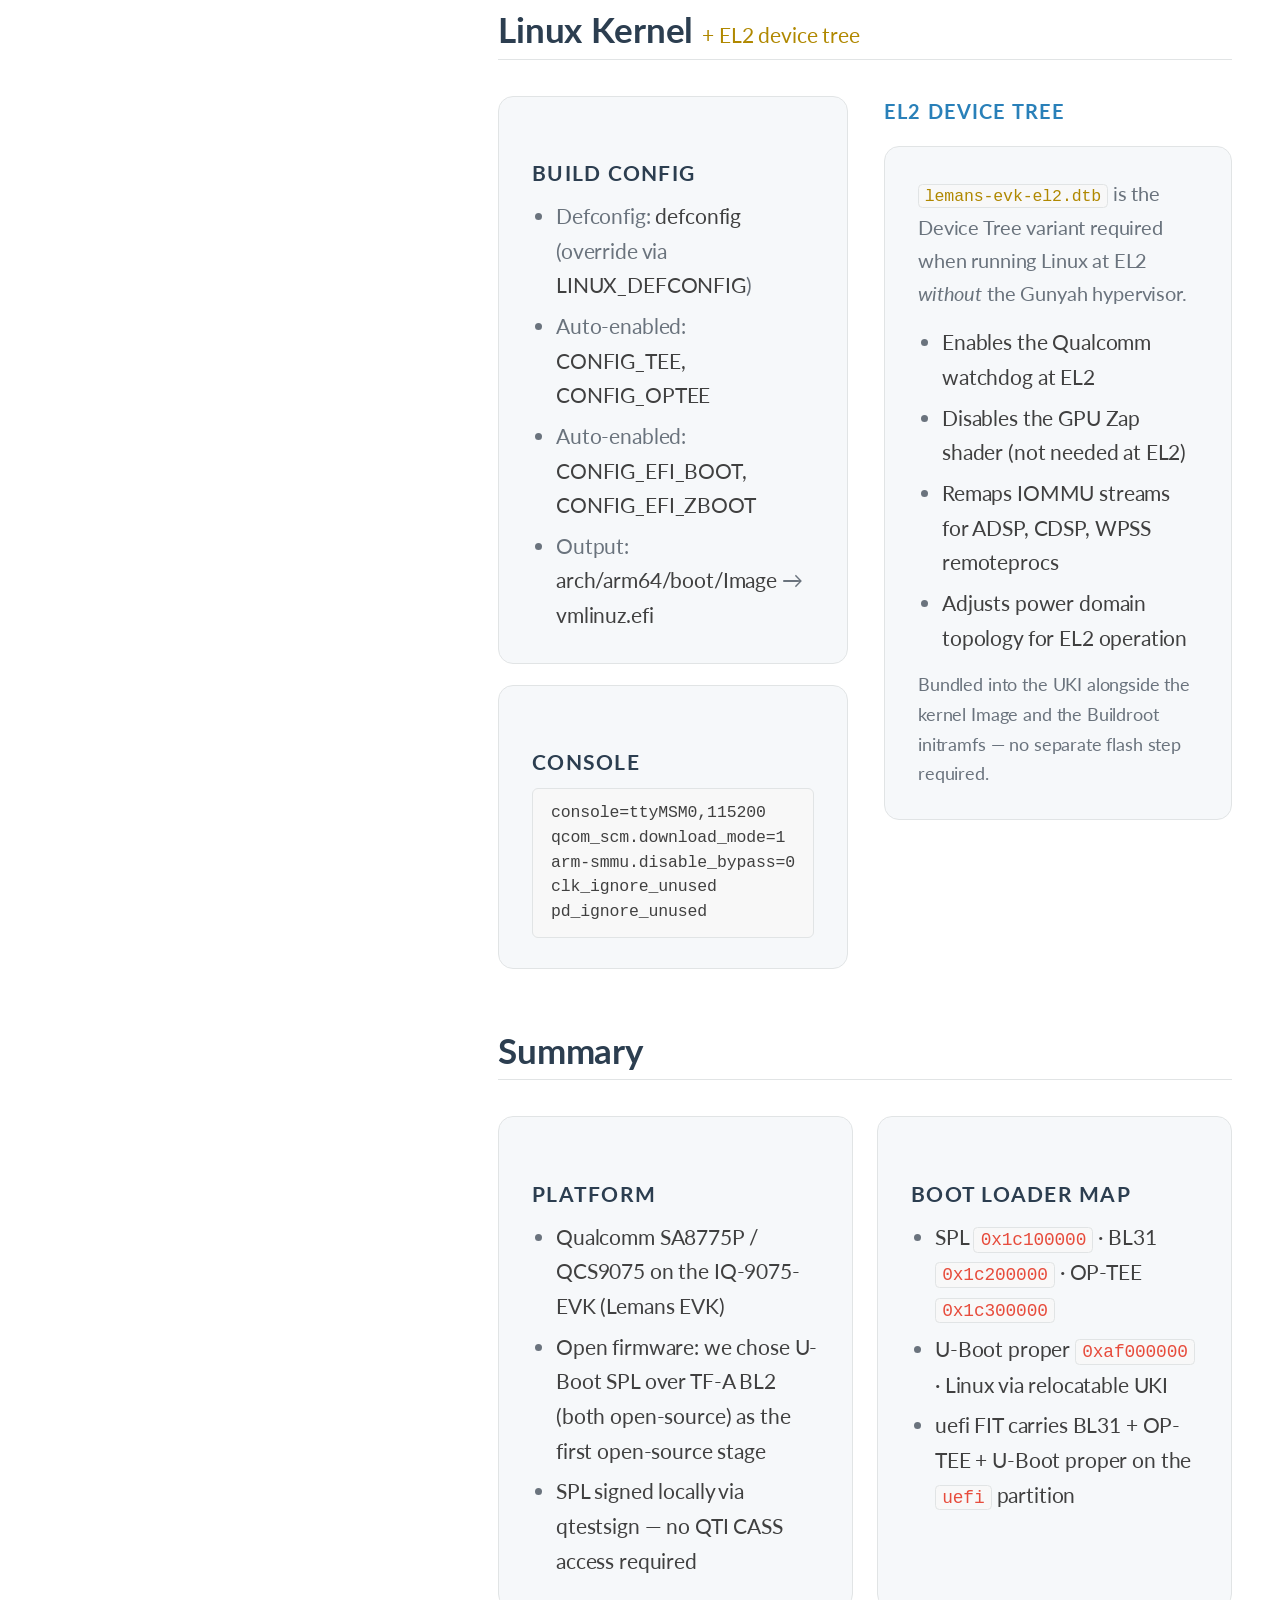
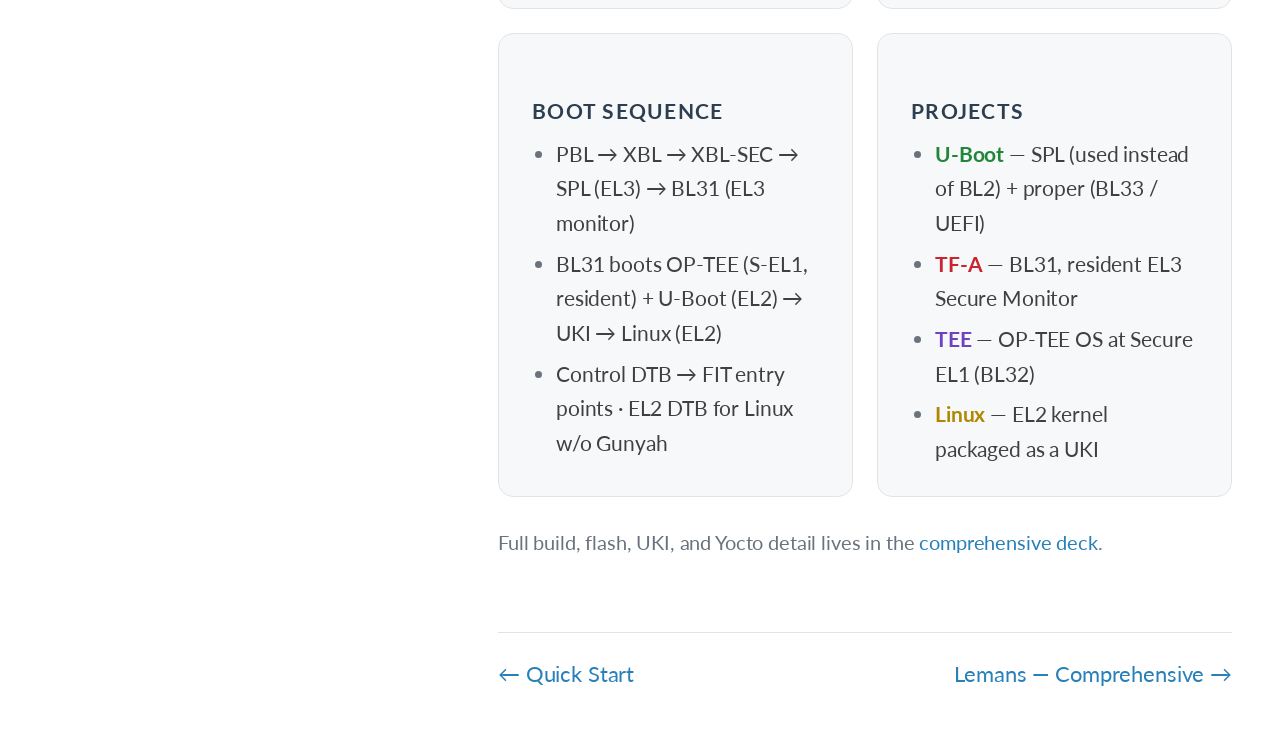
<file: docs/lemans-focused.html>
<!DOCTYPE html>
<html lang="en">
<head>
<meta charset="UTF-8">
<meta name="viewport" content="width=device-width, initial-scale=1.0">
<title>Lemans — Focused Overview</title>
<link rel="preconnect" href="https://fonts.googleapis.com">
<link rel="preconnect" href="https://fonts.gstatic.com" crossorigin>
<link href="https://fonts.googleapis.com/css2?family=Inter:wght@400;500;600;700&family=JetBrains+Mono:wght@400;600&family=Lato:wght@400;700&display=swap" rel="stylesheet">
<style>
  *, *::before, *::after { box-sizing: border-box; margin: 0; padding: 0; }

  :root {
    --bg:       #ffffff;
    --slide-bg: #f6f8fa;
    --border:   #e1e4e5;
    --text:     #404040;
    --muted:    #6a737d;
    --accent:   #2980b9;
    --green:    #22863a;
    --yellow:   #b08800;
    --red:      #cb2431;
    --purple:   #6f42c1;
    --code-bg:  #f6f8fa;
  }

  html, body {
    height: 100%;
    font-family: 'Inter', -apple-system, BlinkMacSystemFont, 'Segoe UI', system-ui, sans-serif;
    -webkit-font-smoothing: antialiased;
    -moz-osx-font-smoothing: grayscale;
    letter-spacing: -0.006em;
  }

  #deck { position: relative; width: 100vw; height: 100vh; overflow: hidden; }

  section {
    position: absolute;
    inset: 0;
    display: flex;
    flex-direction: column;
    justify-content: center;
    align-items: center;
    padding: 60px 80px;
    opacity: 0;
    transform: translateX(60px);
    transition: opacity .35s ease, transform .35s ease;
    pointer-events: none;
  }
  section.active { opacity: 1; transform: translateX(0); pointer-events: all; }
  section.prev { opacity: 0; transform: translateX(-60px); }

  #progress { position: fixed; bottom: 0; left: 0; height: 3px; background: var(--accent); transition: width .35s ease; z-index: 99; }
  #counter { position: fixed; bottom: 16px; right: 24px; font-size: 12px; color: var(--muted); z-index: 99; font-variant-numeric: tabular-nums; }
  #nav { position: fixed; bottom: 12px; left: 50%; transform: translateX(-50%); display: flex; gap: 10px; z-index: 99; }
  #nav button { background: var(--slide-bg); border: 1px solid var(--border); color: var(--muted); padding: 5px 14px; border-radius: 6px; cursor: pointer; font-size: 13px; transition: background .2s, color .2s; }
  #nav button:hover { background: #e1e4e5; color: var(--text); }
  #nav button:disabled { opacity: .3; cursor: default; }

  .eyebrow { font-size: 12px; font-weight: 600; letter-spacing: .12em; text-transform: uppercase; color: var(--accent); margin-bottom: 12px; }
  h1 { font-size: clamp(28px, 4vw, 52px); font-weight: 700; line-height: 1.15; text-align: center; color: var(--text); }
  h2 { font-size: clamp(20px, 2.8vw, 36px); font-weight: 700; margin-bottom: 28px; color: var(--text); align-self: flex-start; }
  h2 .accent { color: var(--accent); }
  .subtitle { font-size: clamp(14px, 1.8vw, 20px); color: var(--muted); text-align: center; margin-top: 16px; line-height: 1.6; max-width: 680px; }

  .card-grid { display: grid; gap: 16px; width: 100%; max-width: 1000px; }
  .card-grid.cols2 { grid-template-columns: 1fr 1fr; }
  .card-grid.cols3 { grid-template-columns: 1fr 1fr 1fr; }

  .card { background: var(--slide-bg); border: 1px solid var(--border); border-radius: 10px; padding: 20px 22px; }
  .card h3 { font-size: 14px; font-weight: 700; color: var(--accent); margin-bottom: 8px; text-transform: uppercase; letter-spacing: .06em; }
  .card p, .card li { font-size: 14px; color: var(--muted); line-height: 1.65; }
  .card ul { padding-left: 16px; }
  .card li + li { margin-top: 4px; }
  .card li span { color: var(--text); }

  .chain { display: flex; align-items: center; gap: 0; flex-wrap: nowrap; overflow-x: auto; max-width: 100%; padding: 10px 0; }
  .chain-box { flex-shrink: 0; background: var(--slide-bg); border: 1px solid var(--border); border-radius: 8px; padding: 12px 16px; text-align: center; min-width: 96px; }
  .chain-box .cb-label { font-size: 11px; font-weight: 700; letter-spacing: .05em; text-transform: uppercase; color: var(--accent); margin-bottom: 3px; }
  .chain-box .cb-sub { font-size: 10px; color: var(--muted); line-height: 1.4; }
  .chain-box.hl { border-color: var(--accent); background: #e7f2fa; }
  .arrow { flex-shrink: 0; font-size: 18px; color: var(--muted); padding: 0 6px; }

  pre { background: var(--code-bg); border: 1px solid var(--border); border-radius: 8px; padding: 16px 20px; font-family: 'JetBrains Mono', 'SFMono-Regular', Consolas, 'Liberation Mono', monospace; font-size: 12.5px; line-height: 1.6; color: var(--text); overflow-x: auto; width: 100%; max-width: 900px; }
  code { font-family: 'JetBrains Mono', 'SFMono-Regular', Consolas, 'Liberation Mono', monospace; font-size: 0.92em; }
  pre .str { color: var(--green); } pre .cmt { color: var(--muted); font-style: italic; } pre .val { color: var(--accent); } pre .fn { color: var(--purple); }

  .badge { display: inline-block; font-size: 11px; font-weight: 600; padding: 2px 8px; border-radius: 20px; margin-right: 4px; }
  .badge.blue   { background: #e7f2fa; color: var(--accent); }
  .badge.green  { background: #e6f4ea; color: var(--green); }
  .badge.yellow { background: #fbf3e0; color: var(--yellow); }
  .badge.red    { background: #fbecec; color: var(--red); }
  .badge.purple { background: #f0eafb; color: var(--purple); }

  .two-col { display: grid; grid-template-columns: 1fr 1fr; gap: 24px; width: 100%; max-width: 1000px; }
  .col-head { font-size: 13px; font-weight: 700; color: var(--accent); text-transform: uppercase; letter-spacing: .06em; margin-bottom: 12px; }

  .vchain { width: 100%; max-width: 700px; }
  .vchain-row { display: flex; align-items: stretch; gap: 12px; position: relative; }
  .vchain-left { display: flex; flex-direction: column; align-items: center; width: 28px; flex-shrink: 0; }
  .vchain-dot { width: 14px; height: 14px; border-radius: 50%; background: var(--accent); flex-shrink: 0; z-index: 1; margin-top: 4px; }
  .vchain-dot.grn { background: var(--green); } .vchain-dot.yel { background: var(--yellow); } .vchain-dot.pur { background: var(--purple); }
  .vchain-line { flex: 1; width: 2px; background: var(--border); margin: 2px auto 0; }
  .vchain-row:last-child .vchain-line { display: none; }
  .vchain-content { flex: 1; padding-bottom: 16px; }
  .vchain-content strong { font-size: 14px; color: var(--text); }
  .vchain-content small  { font-size: 12px; color: var(--muted); display: block; margin-top: 2px; }

  #s-title { background: radial-gradient(ellipse at 50% 60%, #e7f2fa 0%, var(--bg) 70%); }
  #s-title h1 { font-size: clamp(32px, 5vw, 64px); }
  .tagline { margin-top: 28px; display: flex; gap: 12px; flex-wrap: wrap; justify-content: center; }

  table { width: 100%; max-width: 900px; border-collapse: collapse; font-size: 13px; }

  /* Scroll-mode override: the original deck CSS keeps non-active sections at
     opacity:0/translateX (built for a fullscreen one-slide-at-a-time #deck
     fixed to 100vw/100vh with overflow hidden). In document flow we need
     every section visible and #deck to grow with its content. */
  body.rtd:not(.presenting) #deck { width: auto; height: auto; overflow: visible; }
  body.rtd:not(.presenting) #deck section { opacity: 1; transform: none; pointer-events: all; }
  /* Vertical rhythm between the flow blocks inside each section */
  body.rtd:not(.presenting) #deck section > * + * { margin-top: 1.5rem; }
</style>
<link rel="stylesheet" href="_rtd.css">
</head>
<body class="rtd" data-page="focused" data-deck>
<main class="rtd-doc">
<div id="deck">

<!-- ─── SLIDE 1 — TITLE ─── -->
<section id="s-title" class="active" data-sec data-sec-title="Overview">
  <div class="eyebrow">Qualcomm SA8775P · IQ-9075-EVK — Focused Overview</div>
  <h1>Lemans</h1>
  <h1 style="color:var(--accent)">Platform · Boot · Projects</h1>
  <p class="subtitle">
    The condensed tour: what the platform is, how the bootloaders<br>
    are laid out in memory, how the boot sequence runs, and the<br>
    open-source projects that make up the stack.
  </p>
  <p class="subtitle" style="font-size:0.8em;margin-top:12px;color:var(--muted)">
    Need the full build/flash/Yocto detail? See the
    <a href="lemans.html" style="color:var(--accent)">comprehensive deck</a>.
  </p>
  <div class="tagline">
    <span class="badge blue">U-Boot SPL</span>
    <span class="badge red">TF-A BL31</span>
    <span class="badge purple">OP-TEE</span>
    <span class="badge green">U-Boot</span>
    <span class="badge yellow">Linux</span>
  </div>
</section>

<!-- ─── SLIDE 2 — AGENDA ─── -->
<section id="s-agenda" data-sec data-sec-title="Agenda">
  <h2>Agenda</h2>
  <div class="card-grid cols2" style="max-width:820px">
    <div class="card" onclick="goTo('s-platform')" style="cursor:pointer">
      <h3>1 · Platform Overview</h3>
      <p style="color:var(--muted)">SoC, board, and the software stack</p>
    </div>
    <div class="card" onclick="goTo('s-images')" style="cursor:pointer">
      <h3>2 · Build Outputs</h3>
      <p style="color:var(--muted)">The three flashable images &amp; their contents</p>
    </div>
    <div class="card" onclick="goTo('s-bootmap')" style="cursor:pointer">
      <h3>3 · Boot Loader Maps</h3>
      <p style="color:var(--muted)">Per-stage load addresses &amp; device trees</p>
    </div>
    <div class="card" onclick="goTo('s-boot')" style="cursor:pointer">
      <h3>4 · Boot Sequence</h3>
      <p style="color:var(--muted)">PBL → XBL → SPL → BL31 → OP-TEE → U-Boot → Linux</p>
    </div>
    <div class="card" onclick="goTo('s-projects')" style="cursor:pointer">
      <h3>5 · Projects</h3>
      <p style="color:var(--muted)">U-Boot · TF-A · TEE · Linux kernel</p>
    </div>
  </div>
</section>

<!-- ─── SLIDE 3 — PLATFORM OVERVIEW ─── -->
<section id="s-platform" data-sec data-sec-title="Platform">
  <h2>Platform Overview</h2>
  <div class="card-grid cols3" style="max-width:900px">
    <div class="card">
      <h3>SoC</h3>
      <ul>
        <li><span>Qualcomm SA8775P (QCS9075)</span></li>
        <li><span>8 × Kryo CPU cores (AArch64)</span></li>
        <li><span>Adreno GPU</span></li>
        <li><span>Hexagon DSP</span></li>
        <li><span>Automotive-grade security domains</span></li>
      </ul>
    </div>
    <div class="card">
      <h3>Board</h3>
      <ul>
        <li><span>IQ-9075-EVK (Lemans EVK)</span></li>
        <li><span>Engineering validation kit</span></li>
        <li><span>UFS storage</span></li>
        <li><span>Serial: ttyMSM0</span></li>
        <li><span>USB EDL / QDL flash</span></li>
      </ul>
    </div>
    <div class="card">
      <h3>Software Stack</h3>
      <ul>
        <li><span>U-Boot SPL (chosen over TF-A BL2 — both open-source)</span></li>
        <li><span>TF-A BL31 (EL3 Secure Monitor)</span></li>
        <li><span>OP-TEE OS (BL32, loaded by SPL)</span></li>
        <li><span>U-Boot proper (BL33 / UEFI)</span></li>
        <li><span>Linux + Buildroot initramfs (UKI)</span></li>
      </ul>
    </div>
  </div>
  <p style="margin-top:24px; font-size:13px; color:var(--muted); max-width:700px; text-align:center">
    Notable specifics: SPL signed locally via <strong style="color:var(--yellow)">qtestsign</strong>
    (open-source — no QTI CASS access required);
    U-Boot proper loaded at <strong style="color:var(--yellow)">0xaf000000</strong>.
  </p>
</section>

<!-- ─── SLIDE 3b — BUILD OUTPUTS ─── -->
<section id="s-images" data-sec data-sec-title="Images">
  <h2>Build Outputs <span style="color:var(--accent);font-weight:400;font-size:.6em">Three flashable images</span></h2>
  <div class="card-grid cols3" style="max-width:1000px">

    <div class="card" style="border-color:var(--accent)">
      <h3 style="color:var(--accent)">1 · tz.mbn</h3>
      <p style="font-size:12px; color:var(--muted); margin-bottom:8px">tz partition · signed U-Boot SPL</p>
      <ul style="font-size:12.5px">
        <li><span>U-Boot SPL (chosen over TF-A BL2), the first open-source stage</span></li>
        <li><span>SWIV-annotated, then <strong style="color:var(--yellow)">qtestsign</strong>-signed (no CASS)</span></li>
        <li><span>Built <code>SPL_LOAD_FIT + SPL_ATF</code></span></li>
        <li><span>Runs at EL3, text base <code style="color:var(--yellow)">0x1c100000</code></span></li>
      </ul>
    </div>

    <div class="card" style="border-color:var(--red)">
      <h3 style="color:var(--red)">2 · uefi.elf</h3>
      <p style="font-size:12px; color:var(--muted); margin-bottom:8px">uefi partition · SPL_ATF boot FIT (a FIT, despite the .elf name)</p>
      <ul style="font-size:12.5px">
        <li><span><strong style="color:var(--red)">TF-A BL31</strong> — EL3 Secure Monitor @ <code style="color:var(--yellow)">0x1c200000</code></span></li>
        <li><span><strong style="color:var(--purple)">OP-TEE OS (BL32)</strong> @ <code style="color:var(--yellow)">0x1c300000</code></span></li>
        <li><span><strong style="color:var(--green)">U-Boot proper (BL33)</strong> @ <code style="color:var(--yellow)">0xaf000000</code></span></li>
        <li><span>+ U-Boot control FDT (<code>fdt-1</code>) — lets the SPL record loadables</span></li>
      </ul>
    </div>

    <div class="card" style="border-color:var(--yellow)">
      <h3 style="color:var(--yellow)">3 · efi.bin</h3>
      <p style="font-size:12px; color:var(--muted); margin-bottom:8px">esp partition (LUN 0) · FAT32 EFI system partition</p>
      <ul style="font-size:12.5px">
        <li><span><code>EFI/BOOT/bootaa64.efi</code> — UEFI fallback entry</span></li>
        <li><span><code>EFI/Linux/uki.efi</code> — Unified Kernel Image, bundling:</span></li>
        <li><span>&nbsp;&nbsp;• kernel <code>Image</code></span></li>
        <li><span>&nbsp;&nbsp;• <code>lemans-evk-el2.dtb</code> (EL2 device tree)</span></li>
        <li><span>&nbsp;&nbsp;• Buildroot initramfs + kernel cmdline</span></li>
      </ul>
    </div>

  </div>
  <p style="margin-top:20px; font-size:12.5px; color:var(--muted); max-width:820px; text-align:center; line-height:1.9">
    <code>make bootimage</code> → <strong style="color:var(--text)">tz.mbn</strong> (signed SPL)<br>
    <code>make bootimage</code> → <strong style="color:var(--text)">uefi.elf</strong> (BL31 + OP-TEE + U-Boot FIT)<br>
    <code>make efi</code> → <strong style="color:var(--text)">efi.bin</strong> (ESP: UKI + UEFI fallback)
  </p>
</section>
<section id="s-bootmap" data-sec data-sec-title="Boot Map">
  <h2>Boot Loader Maps <span style="color:var(--accent);font-weight:400;font-size:.6em">Load Addresses &amp; Device Trees</span></h2>

  <div class="chain" style="justify-content:center; flex-wrap:wrap; gap:6px; margin-bottom:10px">
    <div class="chain-box hl" style="border-color:var(--accent)"><div class="cb-label">SPL</div><div class="cb-sub">0x1c100000 · EL3</div></div>
    <div class="arrow">→</div>
    <div class="chain-box" style="border-color:var(--red)"><div class="cb-label" style="color:var(--red)">BL31</div><div class="cb-sub">0x1c200000 · EL3</div></div>
    <div class="arrow">→</div>
    <div style="display:flex; flex-direction:column; gap:10px">
      <div class="chain-box" style="border-color:var(--purple)"><div class="cb-label" style="color:var(--purple)">OP-TEE (BL32)</div><div class="cb-sub">0x1c300000 · S-EL1 · resident</div></div>
      <div style="display:flex; align-items:center; gap:6px">
        <div class="chain-box" style="border-color:var(--green)"><div class="cb-label" style="color:var(--green)">U-Boot (BL33)</div><div class="cb-sub">0xaf000000 · EL2</div></div>
        <div class="arrow">→</div>
        <div class="chain-box" style="border-color:var(--yellow)"><div class="cb-label" style="color:var(--yellow)">Linux</div><div class="cb-sub">UKI · EL2</div></div>
      </div>
    </div>
  </div>
  <p style="font-size:11.5px; color:var(--muted); text-align:center; margin-bottom:16px">
    BL31 boots <strong style="color:var(--purple)">OP-TEE (BL32)</strong> and <strong style="color:var(--green)">U-Boot proper (BL33)</strong>;
    OP-TEE stays resident at S-EL1 while U-Boot loads Linux.
  </p>

  <div class="card-grid cols2" style="max-width:980px">
    <div class="card" style="border-color:var(--accent)">
      <h3 style="color:var(--accent)">Control DTB — U-Boot (<code>fdt-1</code> in the uefi FIT)</h3>
      <p style="font-size:12.5px; color:var(--muted); line-height:1.6">
        Read by the SPL so it records the FIT loadables into <code>/fit-images</code>,
        giving BL31 the OP-TEE and U-Boot entry points. <code>u-boot.bin</code> ships
        with an appended control DTB because BL31 hands off with <code>x0 = MPIDR</code>,
        not an fdt pointer.
      </p>
    </div>
    <div class="card" style="border-color:var(--yellow)">
      <h3 style="color:var(--yellow)">Linux DTB — <code>lemans-evk-el2.dtb</code></h3>
      <p style="font-size:12.5px; color:var(--muted); line-height:1.6">
        The EL2 variant needed to run Linux at EL2 without the Gunyah hypervisor —
        bundled into the UKI, no separate flash step. Enables the EL2 watchdog,
        disables the GPU Zap shader, and remaps IOMMU streams for the remoteprocs.
      </p>
    </div>
  </div>
  <p style="font-size:11.5px; color:var(--muted); text-align:center; margin-top:14px">
    Full per-stage load-address table &amp; DTB details in the
    <a href="lemans.html" style="color:var(--accent)">comprehensive deck</a>.
  </p>
</section>

<!-- ─── SLIDE 5 — BOOT SEQUENCE ─── -->
<section id="s-boot" data-sec data-sec-title="Boot Chain">
  <h2>Boot Sequence</h2>
  <div class="vchain" style="max-width:860px; display:grid; grid-template-columns:1fr 1fr; gap:0 40px">

    <div>
      <div class="vchain-row">
        <div class="vchain-left"><div class="vchain-dot yel"></div><div class="vchain-line"></div></div>
        <div class="vchain-content">
          <strong>PBL — Primary Boot Loader</strong>
          <small>Hardware ROM in SoC. Authenticates and loads XBL from UFS. Cannot be modified.</small>
        </div>
      </div>
      <div class="vchain-row">
        <div class="vchain-left"><div class="vchain-dot yel"></div><div class="vchain-line"></div></div>
        <div class="vchain-content">
          <strong>XBL — eXtensible Boot Loader</strong>
          <small>Qualcomm proprietary. Initialises DDR, clocks, power rails. Loads XBL-SEC.</small>
        </div>
      </div>
      <div class="vchain-row">
        <div class="vchain-left"><div class="vchain-dot"></div><div class="vchain-line"></div></div>
        <div class="vchain-content">
          <strong>XBL-SEC — Security Authenticator</strong>
          <small>Verifies the qtestsign signature on tz.mbn using the hash chain embedded in the MBN header before passing control to U-Boot SPL.</small>
        </div>
      </div>
      <div class="vchain-row">
        <div class="vchain-left"><div class="vchain-dot"></div><div class="vchain-line"></div></div>
        <div class="vchain-content">
          <strong>U-Boot SPL (tz.mbn) @ 0x1c100000</strong>
          <small>Runs at EL3. Initialises DRAM. Loads TF-A BL31, OP-TEE (BL32), and U-Boot proper (BL33) from the embedded SPL FIT image. Hands off to TF-A BL31.</small>
        </div>
      </div>
      <div class="vchain-row">
        <div class="vchain-left"><div class="vchain-dot"></div><div class="vchain-line"></div></div>
        <div class="vchain-content">
          <strong>TF-A BL31 — Secure Monitor @ 0x1c200000</strong>
          <small>Runs at EL3. Sets up the Secure Monitor. Loads OP-TEE into Secure EL1 and stages U-Boot proper for Normal World handoff.</small>
        </div>
      </div>
      <div class="vchain-row">
        <div class="vchain-left"><div class="vchain-dot pur"></div><div class="vchain-line"></div></div>
        <div class="vchain-content">
          <strong>SPL FIT → BL31 + BL32 + BL33</strong>
          <small>SPL unpacks the FIT: BL31 stays at EL3, OP-TEE loads into Secure EL1, U-Boot proper staged for Normal World at 0xaf000000.</small>
        </div>
      </div>
    </div>

    <div>
      <div class="vchain-row">
        <div class="vchain-left"><div class="vchain-dot pur"></div><div class="vchain-line"></div></div>
        <div class="vchain-content">
          <strong>BL32 — OP-TEE OS @ 0x1c300000</strong>
          <small>Initialises in Secure EL1. Sets up Trusted Application infrastructure. Returns control to TF-A BL31 Secure Monitor.</small>
        </div>
      </div>
      <div class="vchain-row">
        <div class="vchain-left"><div class="vchain-dot grn"></div><div class="vchain-line"></div></div>
        <div class="vchain-content">
          <strong>BL33 — U-Boot (UEFI) @ 0xaf000000</strong>
          <small>Runs at Normal World EL2. Presents UEFI runtime. Reads EFI system partition. Discovers bootaa64.efi fallback, then uki.efi.</small>
        </div>
      </div>
      <div class="vchain-row">
        <div class="vchain-left"><div class="vchain-dot grn"></div><div class="vchain-line"></div></div>
        <div class="vchain-content">
          <strong>UEFI Boot — uki.efi</strong>
          <small>U-Boot loads and executes the Unified Kernel Image. The UKI PE/COFF stub sets up the execution environment.</small>
        </div>
      </div>
      <div class="vchain-row">
        <div class="vchain-left"><div class="vchain-dot yel"></div><div class="vchain-line"></div></div>
        <div class="vchain-content">
          <strong>Linux Kernel (EL2, lemans-evk-el2.dtb)</strong>
          <small>Kernel boots with the EL2-specific device tree. Mounts the embedded initramfs. Loads OP-TEE kernel driver.</small>
        </div>
      </div>
      <div class="vchain-row">
        <div class="vchain-left"><div class="vchain-dot grn"></div><div class="vchain-line"></div></div>
        <div class="vchain-content">
          <strong>Buildroot Initramfs</strong>
          <small>Busybox init, OpenSSH, networking. OP-TEE supplicant bridges TAs between user space and Secure World.</small>
        </div>
      </div>
    </div>

  </div>
</section>

<!-- ─── SLIDE 6 — PROJECTS (divider) ─── -->
<section id="s-projects" data-sec data-sec-title="Projects">
  <div class="eyebrow">Section 4</div>
  <h1 style="margin-bottom:8px">Projects</h1>
  <p class="subtitle" style="margin-bottom:24px">The open-source components built from source</p>
  <div class="card-grid cols2" style="max-width:820px">
    <div class="card" onclick="goTo('s-uboot')" style="cursor:pointer; border-color:var(--green)">
      <h3 style="color:var(--green)">1 · U-Boot</h3>
      <p style="color:var(--muted)">SPL (used instead of BL2) + U-Boot proper (BL33)</p>
    </div>
    <div class="card" onclick="goTo('s-tfa')" style="cursor:pointer; border-color:var(--red)">
      <h3 style="color:var(--red)">2 · TF-A</h3>
      <p style="color:var(--muted)">BL31 — the EL3 Secure Monitor</p>
    </div>
    <div class="card" onclick="goTo('s-tee')" style="cursor:pointer; border-color:var(--purple)">
      <h3 style="color:var(--purple)">3 · TEE</h3>
      <p style="color:var(--muted)">OP-TEE OS — Secure World kernel (BL32)</p>
    </div>
    <div class="card" onclick="goTo('s-linux')" style="cursor:pointer; border-color:var(--yellow)">
      <h3 style="color:var(--yellow)">4 · Linux Kernel</h3>
      <p style="color:var(--muted)">EL2 device tree + UKI packaging</p>
    </div>
  </div>
</section>

<!-- ─── SLIDE 7 — PROJECTS · U-BOOT ─── -->
<section id="s-uboot" data-sec data-sec-title="U-Boot">
  <div class="eyebrow">Projects · 1 of 4</div>
  <h2>U-Boot <span style="color:var(--green);font-weight:400;font-size:.6em">SPL + proper — first open-source boot stage</span></h2>
  <div class="two-col" style="align-items:start">
    <div>
      <div class="col-head">SPL — chosen over TF-A BL2</div>
      <div class="card" style="margin-bottom:14px">
        <ul style="font-size:13px">
          <li><span>U-Boot SPL and TF-A BL2 are both open-source first-stage loaders; for this platform we chose to use SPL.</span></li>
          <li><span>Defconfig <code>qcom_lemans_spl_defconfig</code>, text base <code style="color:var(--yellow)">0x1c100000</code>, runs at EL3.</span></li>
          <li><span>Built <code>SPL_LOAD_FIT + SPL_ATF</code>: reads the <code>uefi</code> partition FIT and jumps to BL31.</span></li>
          <li><span><code>BL31=bl31.elf</code> and <code>TEE=tee.elf</code> passed in so the FIT embeds TF-A BL31 + OP-TEE.</span></li>
          <li><span>SWIV-annotated, then signed locally with <strong style="color:var(--yellow)">qtestsign</strong> → <code>tz.mbn</code> (tz partition). No CASS / remote signing.</span></li>
        </ul>
      </div>
      <div class="card">
        <h3>SPL signing (<code>make spl</code>)</h3>
        <pre style="font-size:11px; padding:10px 14px; max-width:none"><span class="fn">python3</span> lemans/security/swiv_build_utility.py \
  .output/spl/<span class="val">u-boot-spl-swiv.elf</span> \
  .output/spl/<span class="val">u-boot-spl.elf</span> lemans

<span class="fn">qtestsign</span> -v6 tz \
  -o .output/spl/<span class="val">u-boot-spl.mbn</span> \
  .output/spl/<span class="val">u-boot-spl-swiv.elf</span></pre>
      </div>
    </div>
    <div>
      <div class="col-head">U-Boot proper — BL33 / UEFI</div>
      <div class="card" style="margin-bottom:14px">
        <ul style="font-size:13px">
          <li><span>Defconfig <code>qcom_lemans_defconfig</code>, text base <code style="color:var(--yellow)">0xaf000000</code>, runs at Normal World EL2.</span></li>
          <li><span>Shipped in the FIT as <code>u-boot.bin</code> (nodtb + appended control DTB).</span></li>
          <li><span>Configured in UEFI mode — presents a standard UEFI firmware interface.</span></li>
        </ul>
      </div>
      <div class="card">
        <h3>Boot behaviour</h3>
        <ul style="font-size:13px">
          <li style="margin-bottom:8px"><span>Reads the EFI system partition (FAT32 <code>efi.bin</code>).</span></li>
          <li style="margin-bottom:8px"><span>Falls back to <code style="color:var(--accent)">EFI/BOOT/bootaa64.efi</code>.</span></li>
          <li style="margin-bottom:8px"><span>Launches <code style="color:var(--accent)">EFI/Linux/uki.efi</code> (the Unified Kernel Image).</span></li>
          <li><span>Hands kernel execution over at EL2 once the UKI is loaded.</span></li>
        </ul>
      </div>
    </div>
  </div>
</section>

<!-- ─── SLIDE 8 — PROJECTS · TF-A ─── -->
<section id="s-tfa" data-sec data-sec-title="TF-A BL31">
  <div class="eyebrow">Projects · 2 of 4</div>
  <h2>TF-A <span style="color:var(--red);font-weight:400;font-size:.6em">BL31 — the EL3 Secure Monitor</span></h2>
  <div class="two-col" style="align-items:start">
    <div>
      <div class="col-head">What it is</div>
      <div class="card" style="margin-bottom:14px">
        <p style="line-height:1.75">
          ARM Trusted Firmware <strong style="color:var(--red)">BL31</strong> is the runtime
          Secure Monitor at <strong>EL3</strong> — the highest privilege level. It owns the
          world switch, dispatching Secure Monitor Calls (SMCs) between the Normal World
          (Linux) and the Secure World (OP-TEE), and stays resident for the life of the system.
        </p>
      </div>
      <div class="card">
        <h3>Build — BL31 only</h3>
        <ul style="font-size:13px">
          <li><span>Platform target: <code>lemans_evk</code> → <code>build/lemans_evk/release/bl31/bl31.elf</code>.</span></li>
          <li><span><strong style="color:var(--red)">We use U-Boot SPL in place of TF-A BL2</strong> (both open-source) — only BL31 is built here.</span></li>
          <li><span>Passed to U-Boot as <code>BL31=</code> so the SPL FIT carries it; flat <code>bl31.bin</code> is the FIT <code>atf</code> firmware.</span></li>
        </ul>
      </div>
    </div>
    <div>
      <div class="col-head">Role in the boot chain</div>
      <div class="card">
        <ul style="font-size:13px">
          <li style="margin-bottom:10px"><span>Loaded by U-Boot SPL from the FIT to <code style="color:var(--yellow)">0x1c200000</code>; SPL jumps to it.</span></li>
          <li style="margin-bottom:10px"><span>Initialises the Secure Monitor and EL3 runtime services.</span></li>
          <li style="margin-bottom:10px"><span>Dispatches <strong style="color:var(--purple)">OP-TEE (BL32)</strong> into Secure EL1.</span></li>
          <li style="margin-bottom:10px"><span>Hands off to <strong style="color:var(--green)">U-Boot proper (BL33)</strong> in the Normal World with <code>x0 = MPIDR</code> (no fdt pointer).</span></li>
          <li><span>Remains resident, mediating every Normal ↔ Secure world SMC at runtime.</span></li>
        </ul>
      </div>
    </div>
  </div>
</section>

<!-- ─── SLIDE 9 — PROJECTS · TEE ─── -->
<section id="s-tee" data-sec data-sec-title="OP-TEE">
  <div class="eyebrow">Projects · 3 of 4</div>
  <h2>TEE <span style="color:var(--purple);font-weight:400;font-size:.6em">OP-TEE OS — BL32, Secure World kernel</span></h2>
  <div class="two-col" style="align-items:start">
    <div>
      <div class="col-head">What it is</div>
      <div class="card" style="margin-bottom:14px">
        <p style="line-height:1.75">
          OP-TEE is an open-source Trusted Execution Environment that runs in the Arm
          TrustZone Secure World (<strong style="color:var(--purple)">Secure EL1</strong>).
          It hosts Trusted Applications (TAs) and services Secure Monitor Calls routed
          through TF-A BL31.
        </p>
      </div>
      <div class="card">
        <h3>Configuration</h3>
        <ul style="font-size:13px">
          <li>Platform: <span>qcom-lemans</span></li>
          <li>Output: <span>optee_os/out/arm/core/tee.elf</span></li>
          <li>FIT payload: <span>tee-raw.bin @ <code style="color:var(--yellow)">0x1c300000</code></span></li>
          <li>Passed to U-Boot as: <span>TEE= (embedded in the SPL FIT)</span></li>
        </ul>
      </div>
    </div>
    <div>
      <div class="col-head">Role in the boot chain</div>
      <div class="card">
        <p style="margin-bottom:12px; line-height:1.75">
          U-Boot SPL loads TF-A BL31, OP-TEE (BL32), and U-Boot proper (BL33) from the
          SPL FIT. BL31 dispatches OP-TEE into Secure EL1, then returns to stage U-Boot.
        </p>
        <p style="line-height:1.75">
          At runtime the Linux kernel talks to OP-TEE via the
          <code style="color:var(--accent)">tee-supplicant</code> daemon and the
          <code style="color:var(--accent)">CONFIG_OPTEE</code> driver — SMCs travel
          EL0 → EL1 → EL3 → Secure EL1.
        </p>
      </div>
    </div>
  </div>
</section>

<!-- ─── SLIDE 10 — PROJECTS · LINUX ─── -->
<section id="s-linux" data-sec data-sec-title="Linux">
  <div class="eyebrow">Projects · 4 of 4</div>
  <h2>Linux Kernel <span style="color:var(--yellow);font-weight:400;font-size:.6em">+ EL2 device tree</span></h2>
  <div class="two-col" style="align-items:start">
    <div>
      <div class="card" style="margin-bottom:14px">
        <h3>Build Config</h3>
        <ul style="font-size:13px">
          <li>Defconfig: <span>defconfig</span> (override via <span>LINUX_DEFCONFIG</span>)</li>
          <li>Auto-enabled: <span>CONFIG_TEE, CONFIG_OPTEE</span></li>
          <li>Auto-enabled: <span>CONFIG_EFI_BOOT, CONFIG_EFI_ZBOOT</span></li>
          <li>Output: <span>arch/arm64/boot/Image</span> → <span>vmlinuz.efi</span></li>
        </ul>
      </div>
      <div class="card">
        <h3>Console</h3>
        <pre style="font-size:11px; padding:8px 12px">console=ttyMSM0,115200
qcom_scm.download_mode=1
arm-smmu.disable_bypass=0
clk_ignore_unused
pd_ignore_unused</pre>
      </div>
    </div>
    <div>
      <div class="col-head">EL2 Device Tree</div>
      <div class="card">
        <p style="margin-bottom:10px; line-height:1.7; font-size:13px">
          <code style="color:var(--yellow)">lemans-evk-el2.dtb</code> is the Device Tree
          variant required when running Linux at EL2 <em>without</em> the Gunyah hypervisor.
        </p>
        <ul style="font-size:13px">
          <li><span>Enables the Qualcomm watchdog at EL2</span></li>
          <li><span>Disables the GPU Zap shader (not needed at EL2)</span></li>
          <li><span>Remaps IOMMU streams for ADSP, CDSP, WPSS remoteprocs</span></li>
          <li><span>Adjusts power domain topology for EL2 operation</span></li>
        </ul>
        <p style="margin-top:10px; font-size:12px; color:var(--muted)">
          Bundled into the UKI alongside the kernel Image and the Buildroot
          initramfs — no separate flash step required.
        </p>
      </div>
    </div>
  </div>
</section>

<!-- ─── SLIDE 11 — SUMMARY ─── -->
<section id="s-summary" data-sec data-sec-title="Summary">
  <h2>Summary</h2>
  <div class="card-grid cols2" style="max-width:900px">
    <div class="card">
      <h3>Platform</h3>
      <ul>
        <li><span>Qualcomm SA8775P / QCS9075 on the IQ-9075-EVK (Lemans EVK)</span></li>
        <li><span>Open firmware: we chose U-Boot SPL over TF-A BL2 (both open-source) as the first open-source stage</span></li>
        <li><span>SPL signed locally via qtestsign — no QTI CASS access required</span></li>
      </ul>
    </div>
    <div class="card">
      <h3>Boot Loader Map</h3>
      <ul>
        <li><span>SPL <code>0x1c100000</code> · BL31 <code>0x1c200000</code> · OP-TEE <code>0x1c300000</code></span></li>
        <li><span>U-Boot proper <code>0xaf000000</code> · Linux via relocatable UKI</span></li>
        <li><span>uefi FIT carries BL31 + OP-TEE + U-Boot proper on the <code>uefi</code> partition</span></li>
      </ul>
    </div>
    <div class="card">
      <h3>Boot Sequence</h3>
      <ul>
        <li><span>PBL → XBL → XBL-SEC → SPL (EL3) → BL31 (EL3 monitor)</span></li>
        <li><span>BL31 boots OP-TEE (S-EL1, resident) + U-Boot (EL2) → UKI → Linux (EL2)</span></li>
        <li><span>Control DTB → FIT entry points · EL2 DTB for Linux w/o Gunyah</span></li>
      </ul>
    </div>
    <div class="card">
      <h3>Projects</h3>
      <ul>
        <li><span><strong style="color:var(--green)">U-Boot</strong> — SPL (used instead of BL2) + proper (BL33 / UEFI)</span></li>
        <li><span><strong style="color:var(--red)">TF-A</strong> — BL31, resident EL3 Secure Monitor</span></li>
        <li><span><strong style="color:var(--purple)">TEE</strong> — OP-TEE OS at Secure EL1 (BL32)</span></li>
        <li><span><strong style="color:var(--yellow)">Linux</strong> — EL2 kernel packaged as a UKI</span></li>
      </ul>
    </div>
  </div>
  <p style="margin-top:20px; font-size:13px; color:var(--muted)">
    Full build, flash, UKI, and Yocto detail lives in the
    <a href="lemans.html" style="color:var(--accent)">comprehensive deck</a>.
  </p>
</section>

</div><!-- #deck -->

<div id="progress"></div>
<div id="counter"></div>
<div id="nav">
  <button id="btn-prev">← Prev</button>
  <button id="btn-next">Next →</button>
</div>

</main>
<script>
  const slides = Array.from(document.querySelectorAll('section'));
  let cur = 0;

  function goTo(id) {
    const target = document.getElementById(id);
    if (!target) return;
    if (!document.body.classList.contains('presenting')) {
      target.scrollIntoView({ behavior: 'smooth', block: 'start' });
      return;
    }
    const idx = slides.indexOf(target);
    if (idx >= 0) go(idx);
  }

  function go(n) {
    slides[cur].classList.remove('active');
    slides[cur].classList.add('prev');
    setTimeout(() => slides[cur < n ? cur : n].classList.remove('prev'), 380);
    cur = n;
    window.__deckCur = cur;
    slides[cur].classList.add('active');
    document.getElementById('progress').style.width = ((cur / (slides.length - 1)) * 100) + '%';
    document.getElementById('counter').textContent = (cur + 1) + ' / ' + slides.length;
    document.getElementById('btn-prev').disabled = cur === 0;
    document.getElementById('btn-next').disabled = cur === slides.length - 1;
  }

  window.__deckGo = go; window.__deckCur = 0;

  document.getElementById('btn-next').onclick = () => { if (cur < slides.length - 1) go(cur + 1); };
  document.getElementById('btn-prev').onclick = () => { if (cur > 0) go(cur - 1); };

  document.addEventListener('keydown', e => {
    if (!document.body.classList.contains('presenting')) return;
    if (e.key === 'ArrowRight' || e.key === 'ArrowDown' || e.key === ' ') {
      e.preventDefault(); if (cur < slides.length - 1) go(cur + 1);
    } else if (e.key === 'ArrowLeft' || e.key === 'ArrowUp') {
      e.preventDefault(); if (cur > 0) go(cur - 1);
    }
  });
</script>
<script src="_rtd.js"></script>
</body>
</html>
</file>
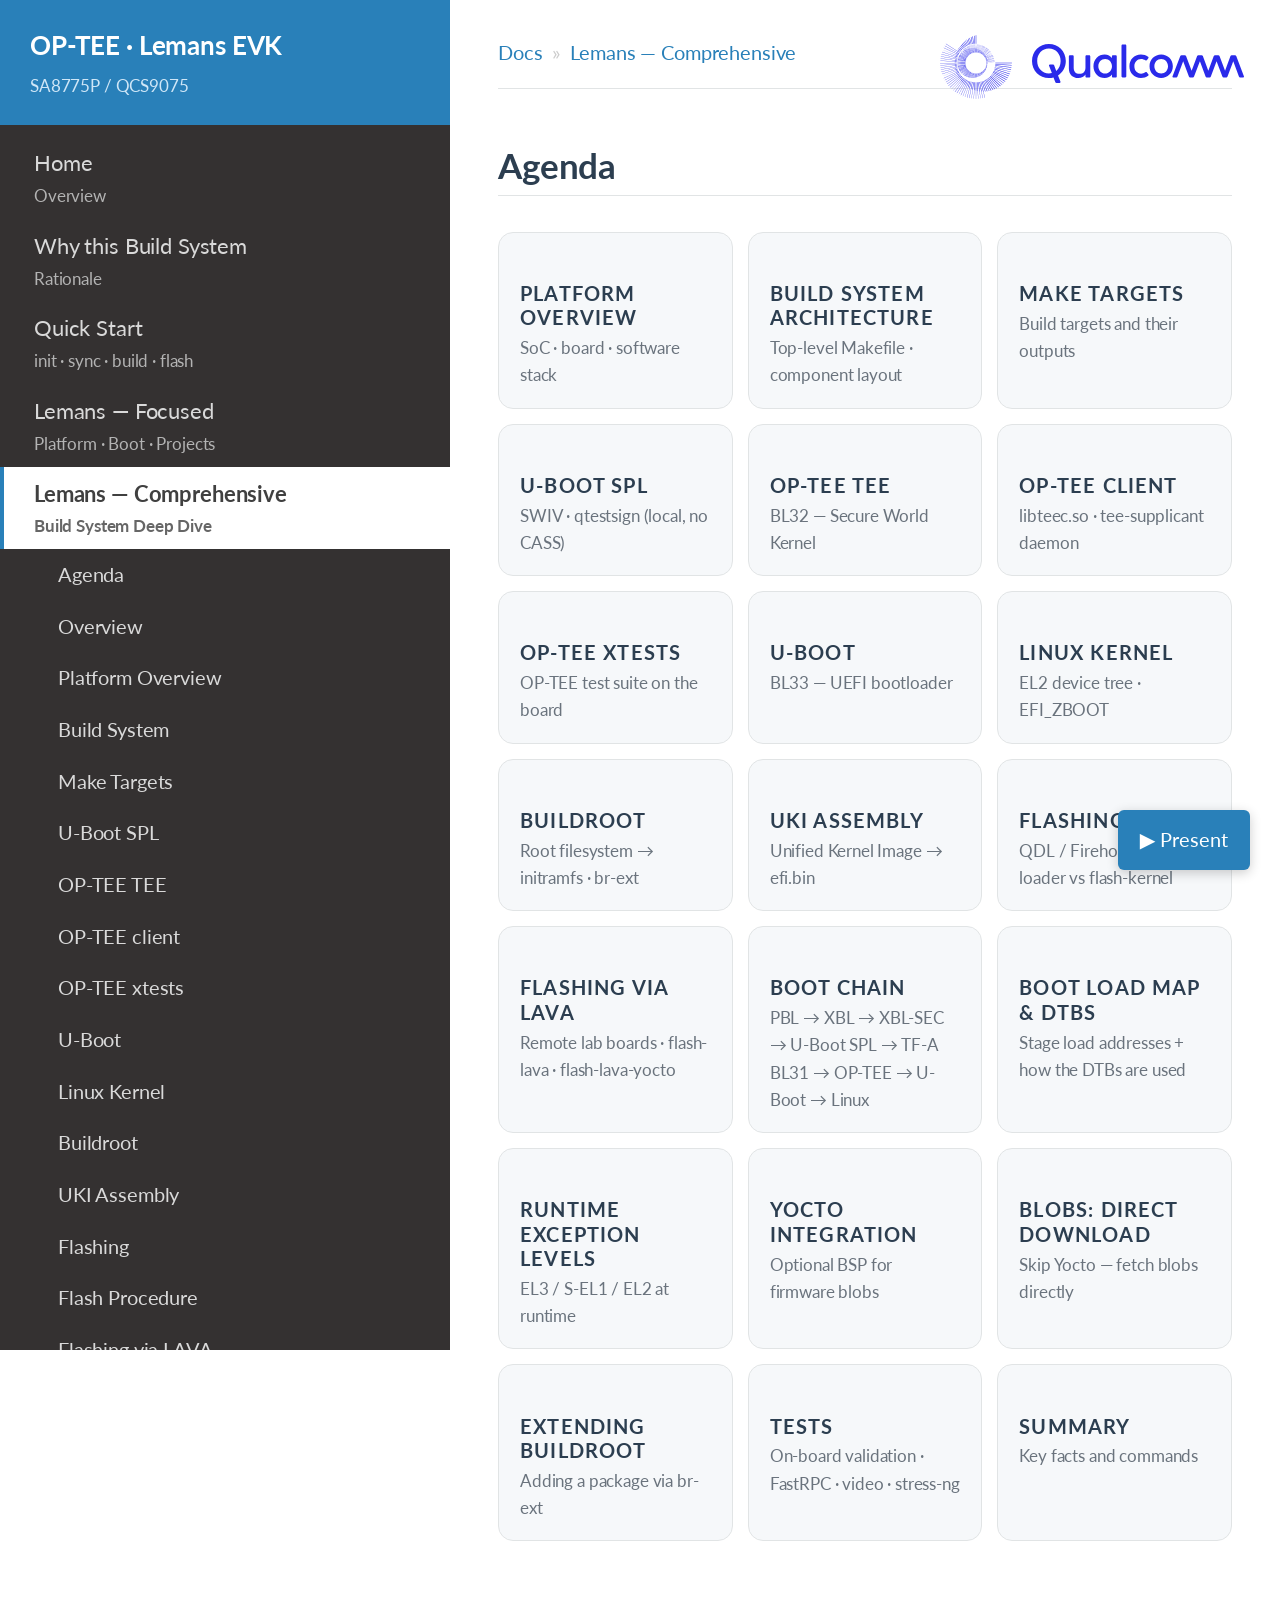
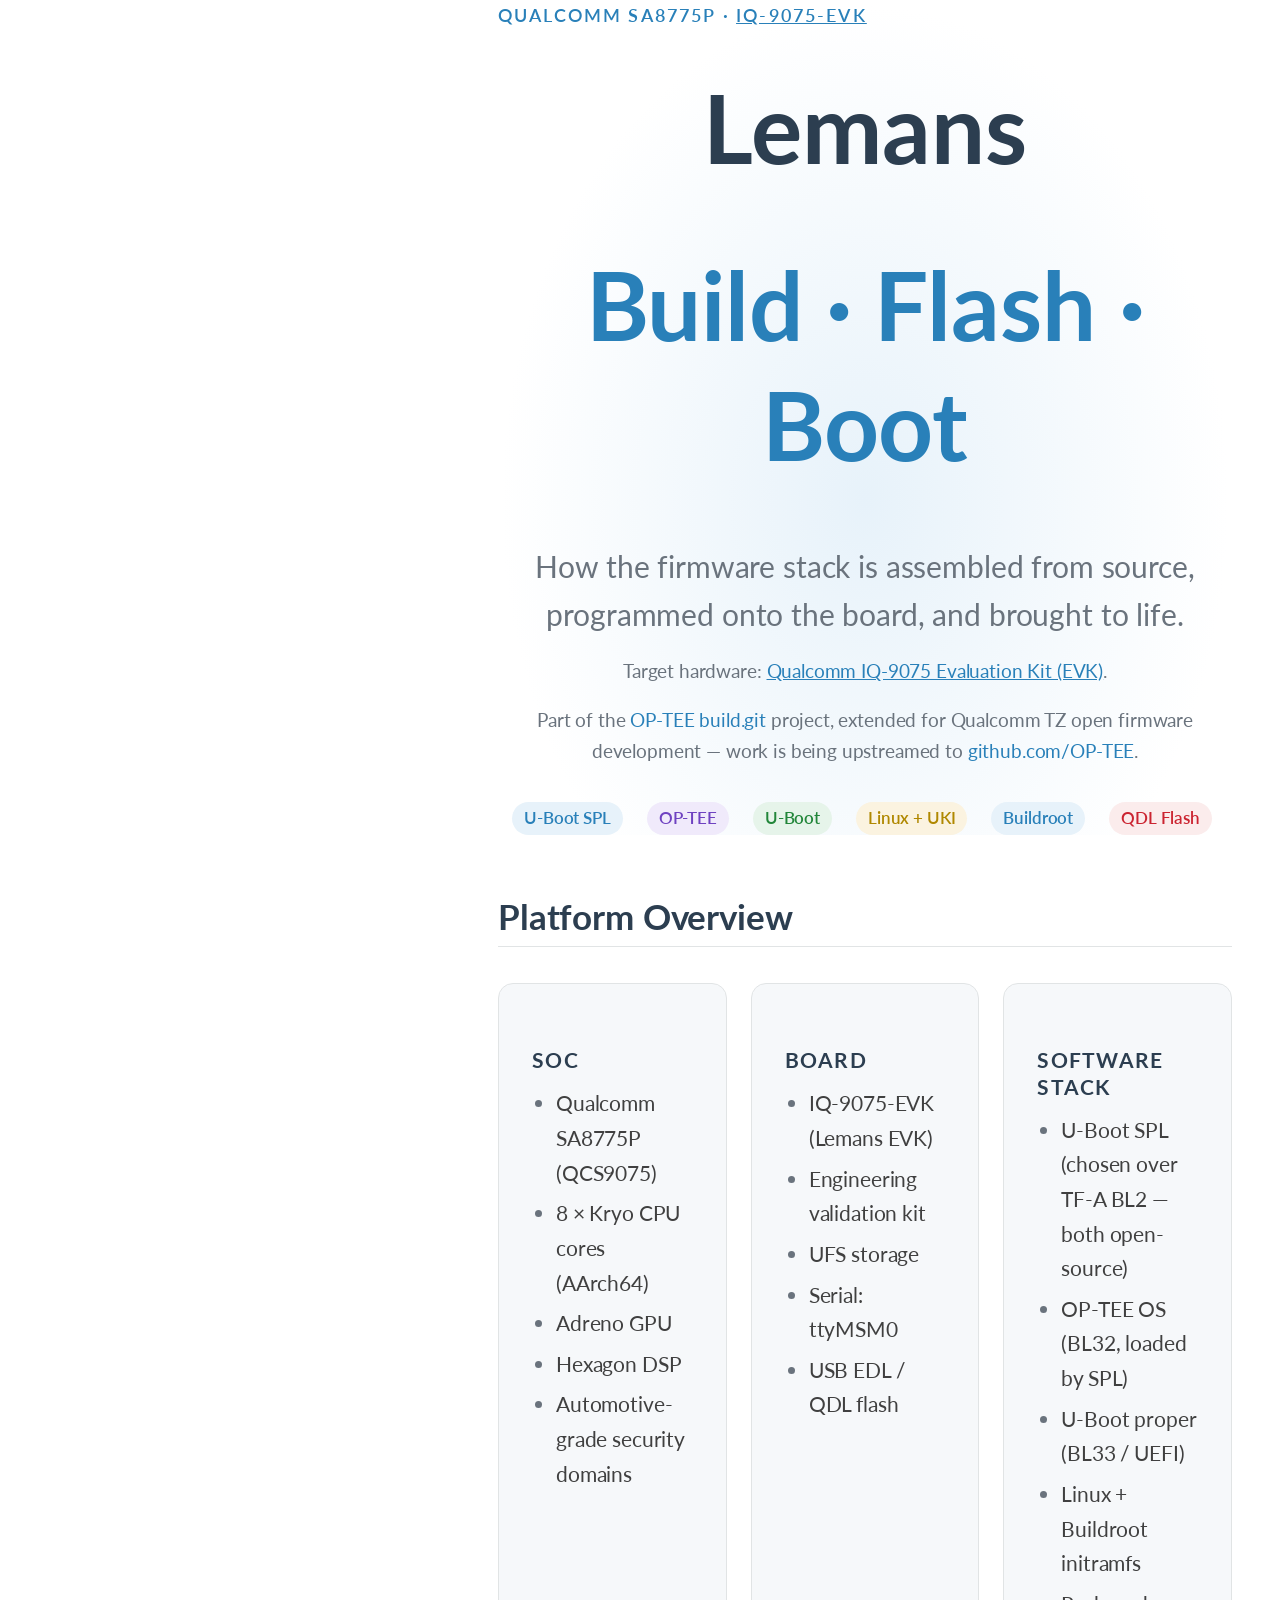
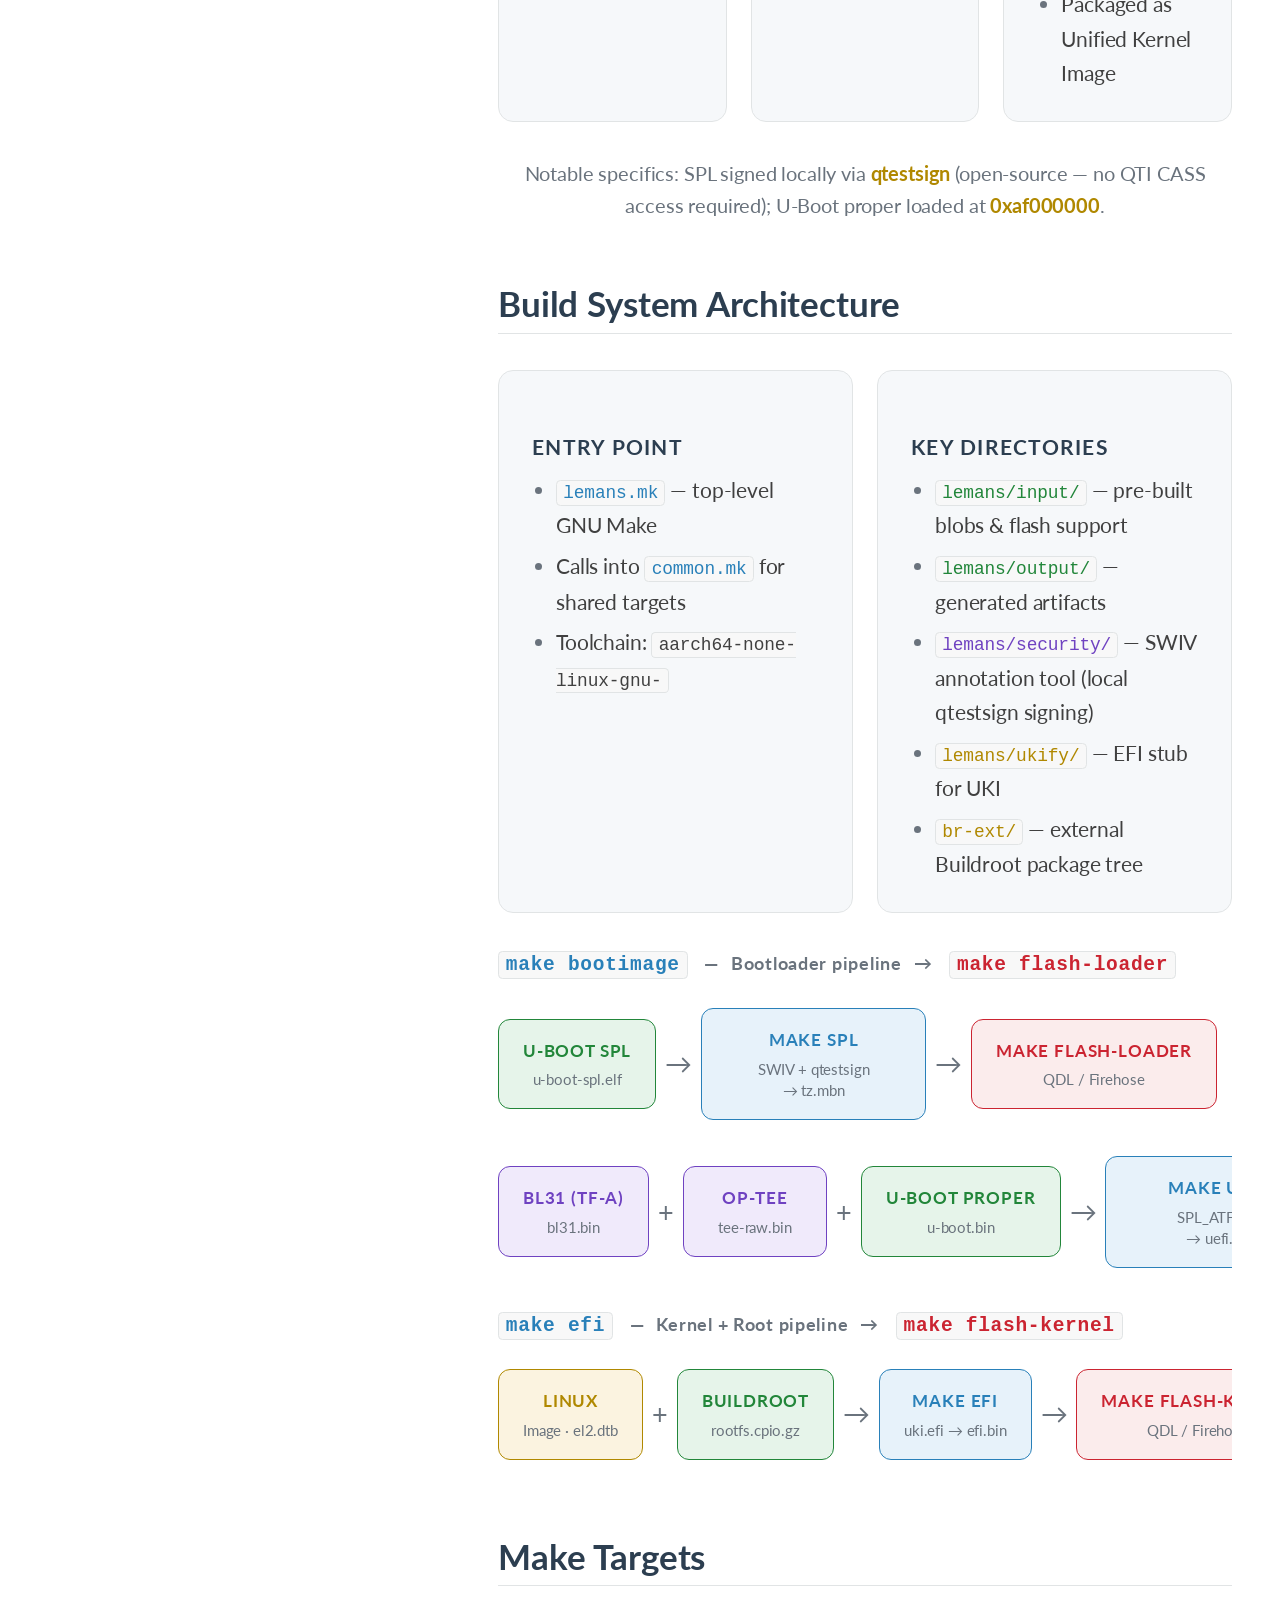
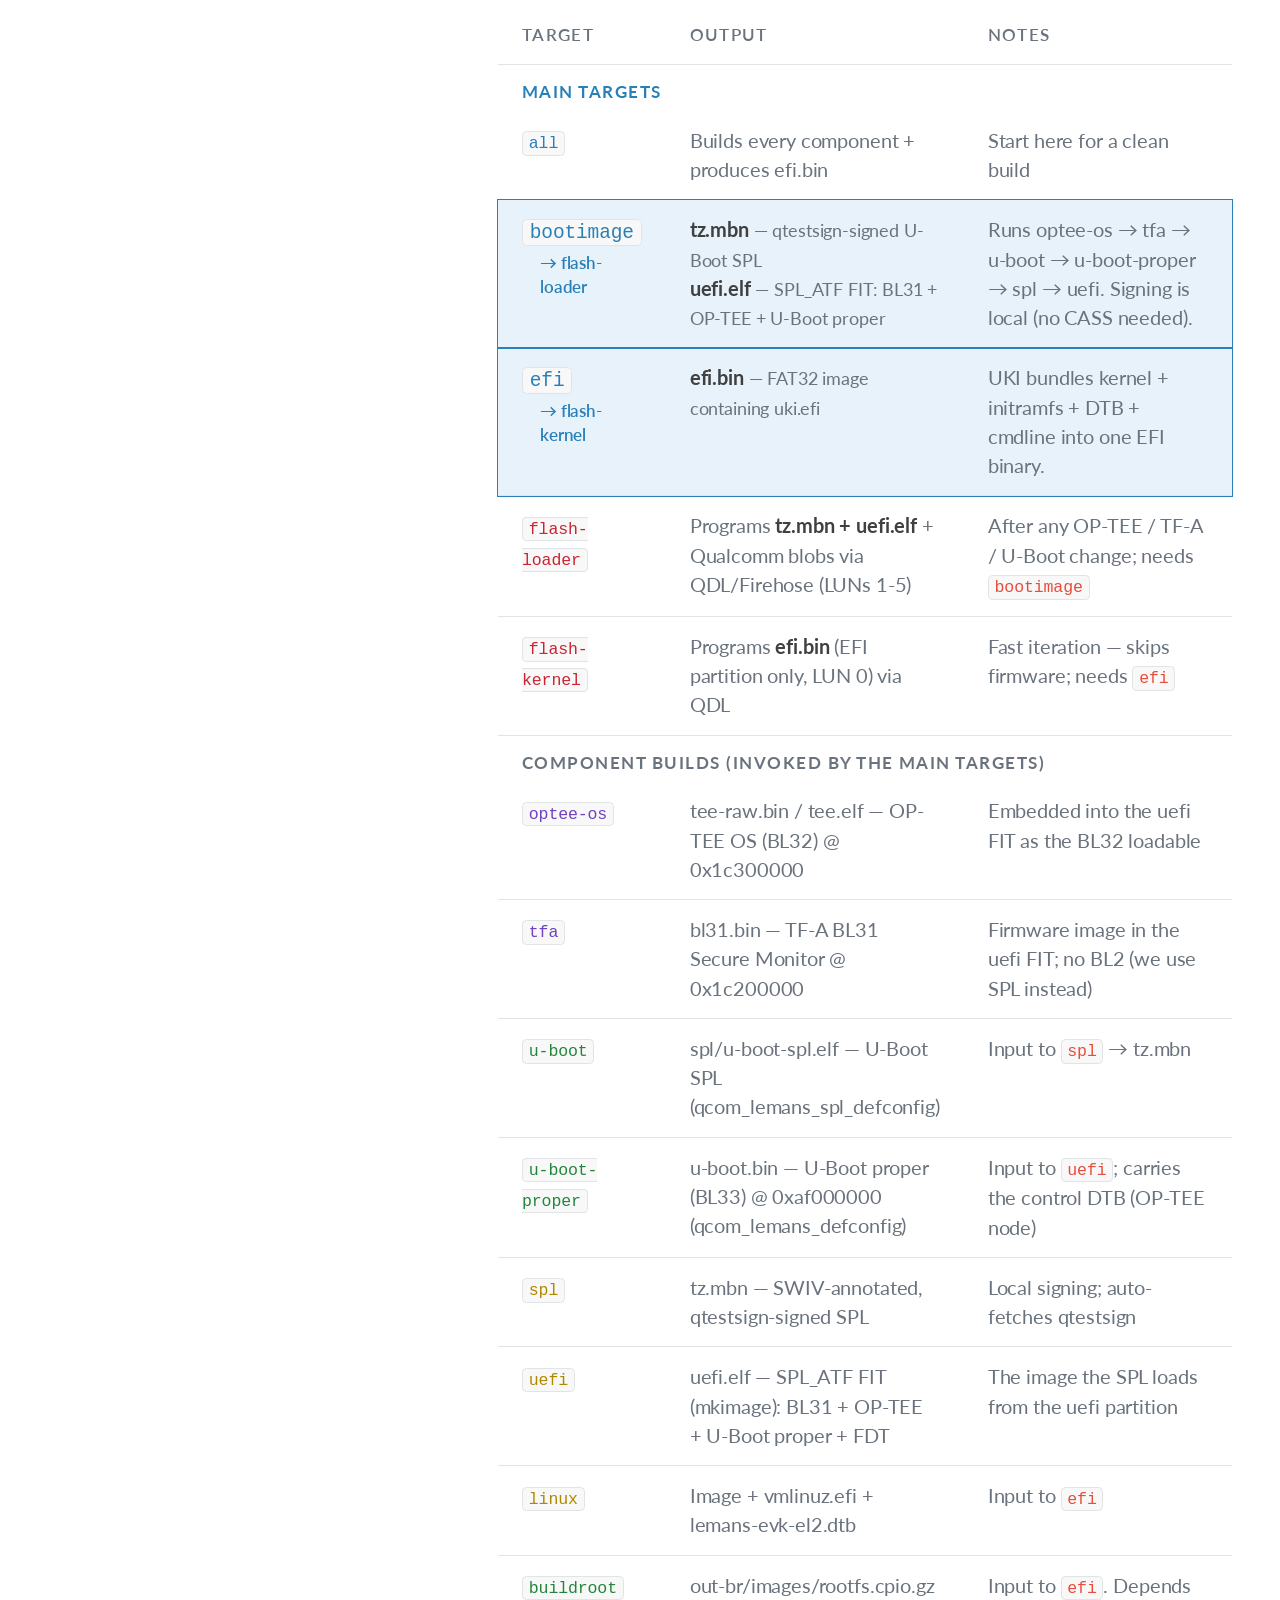
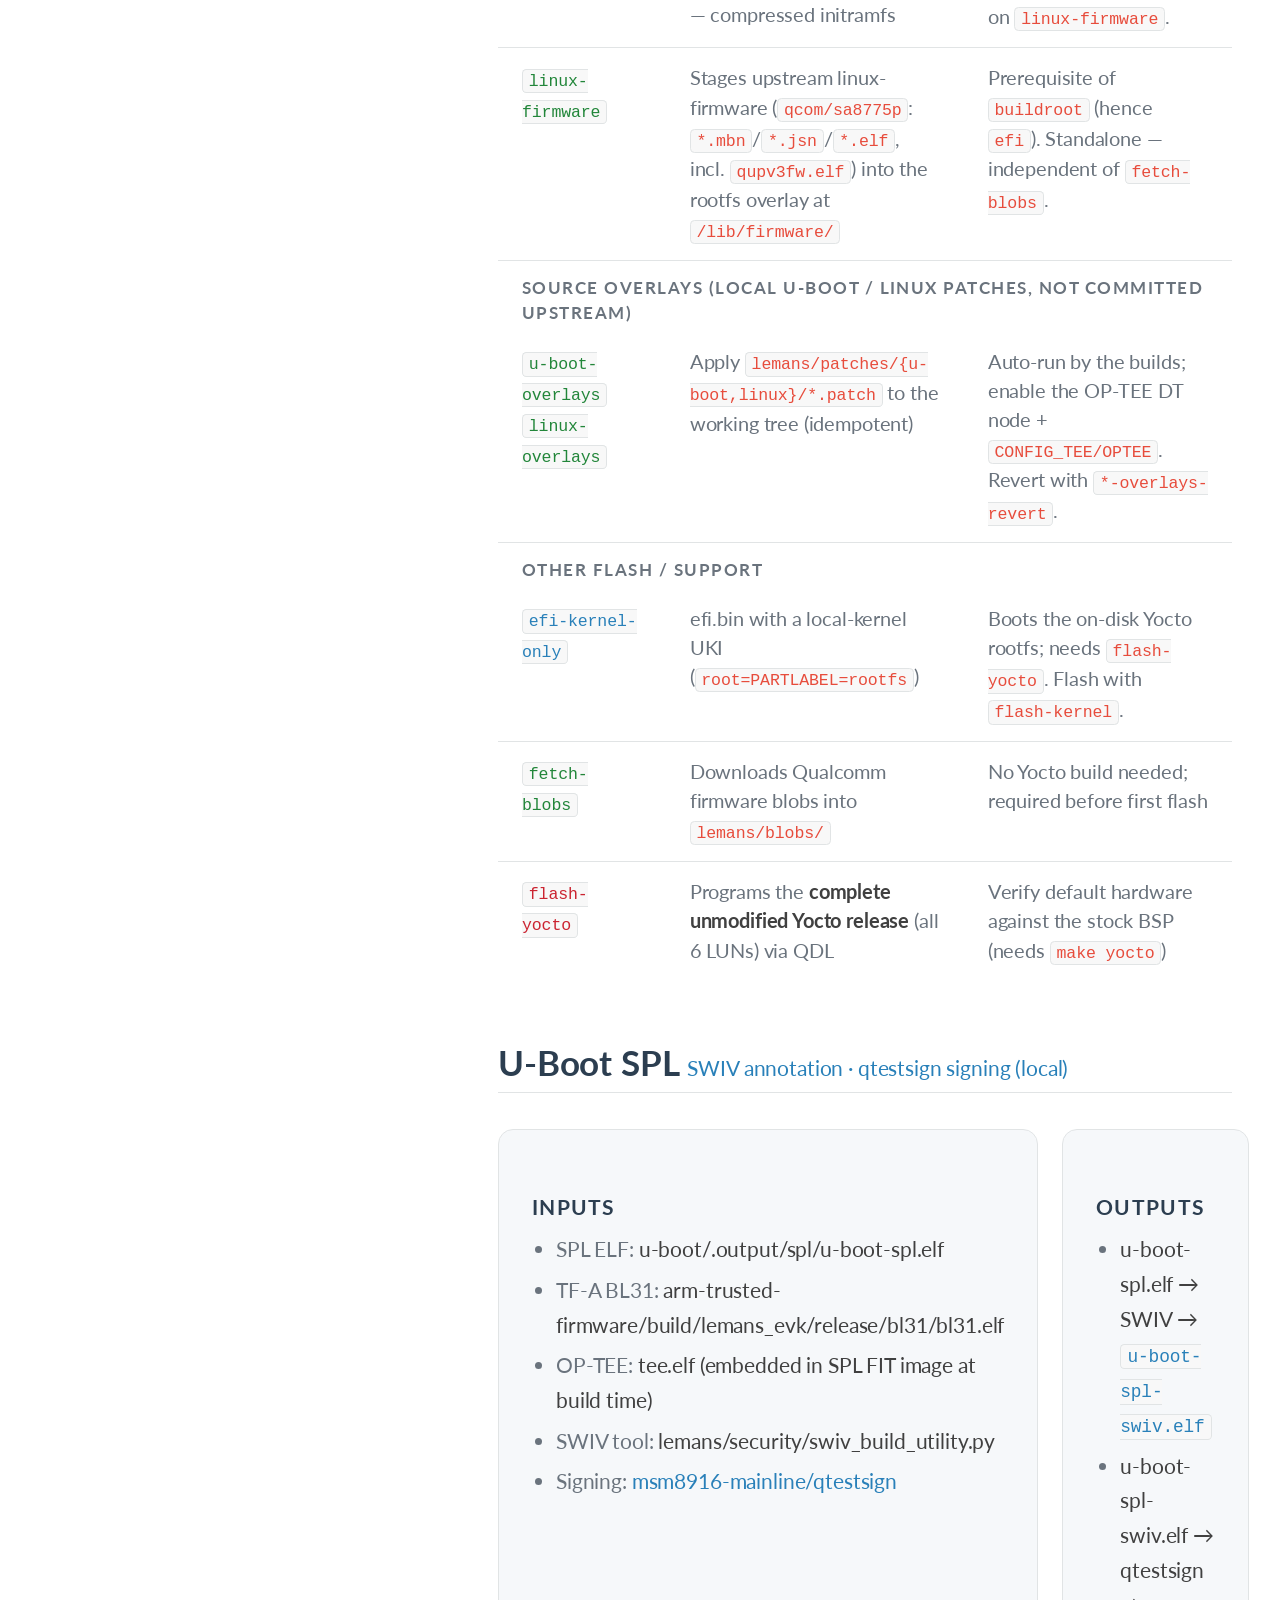
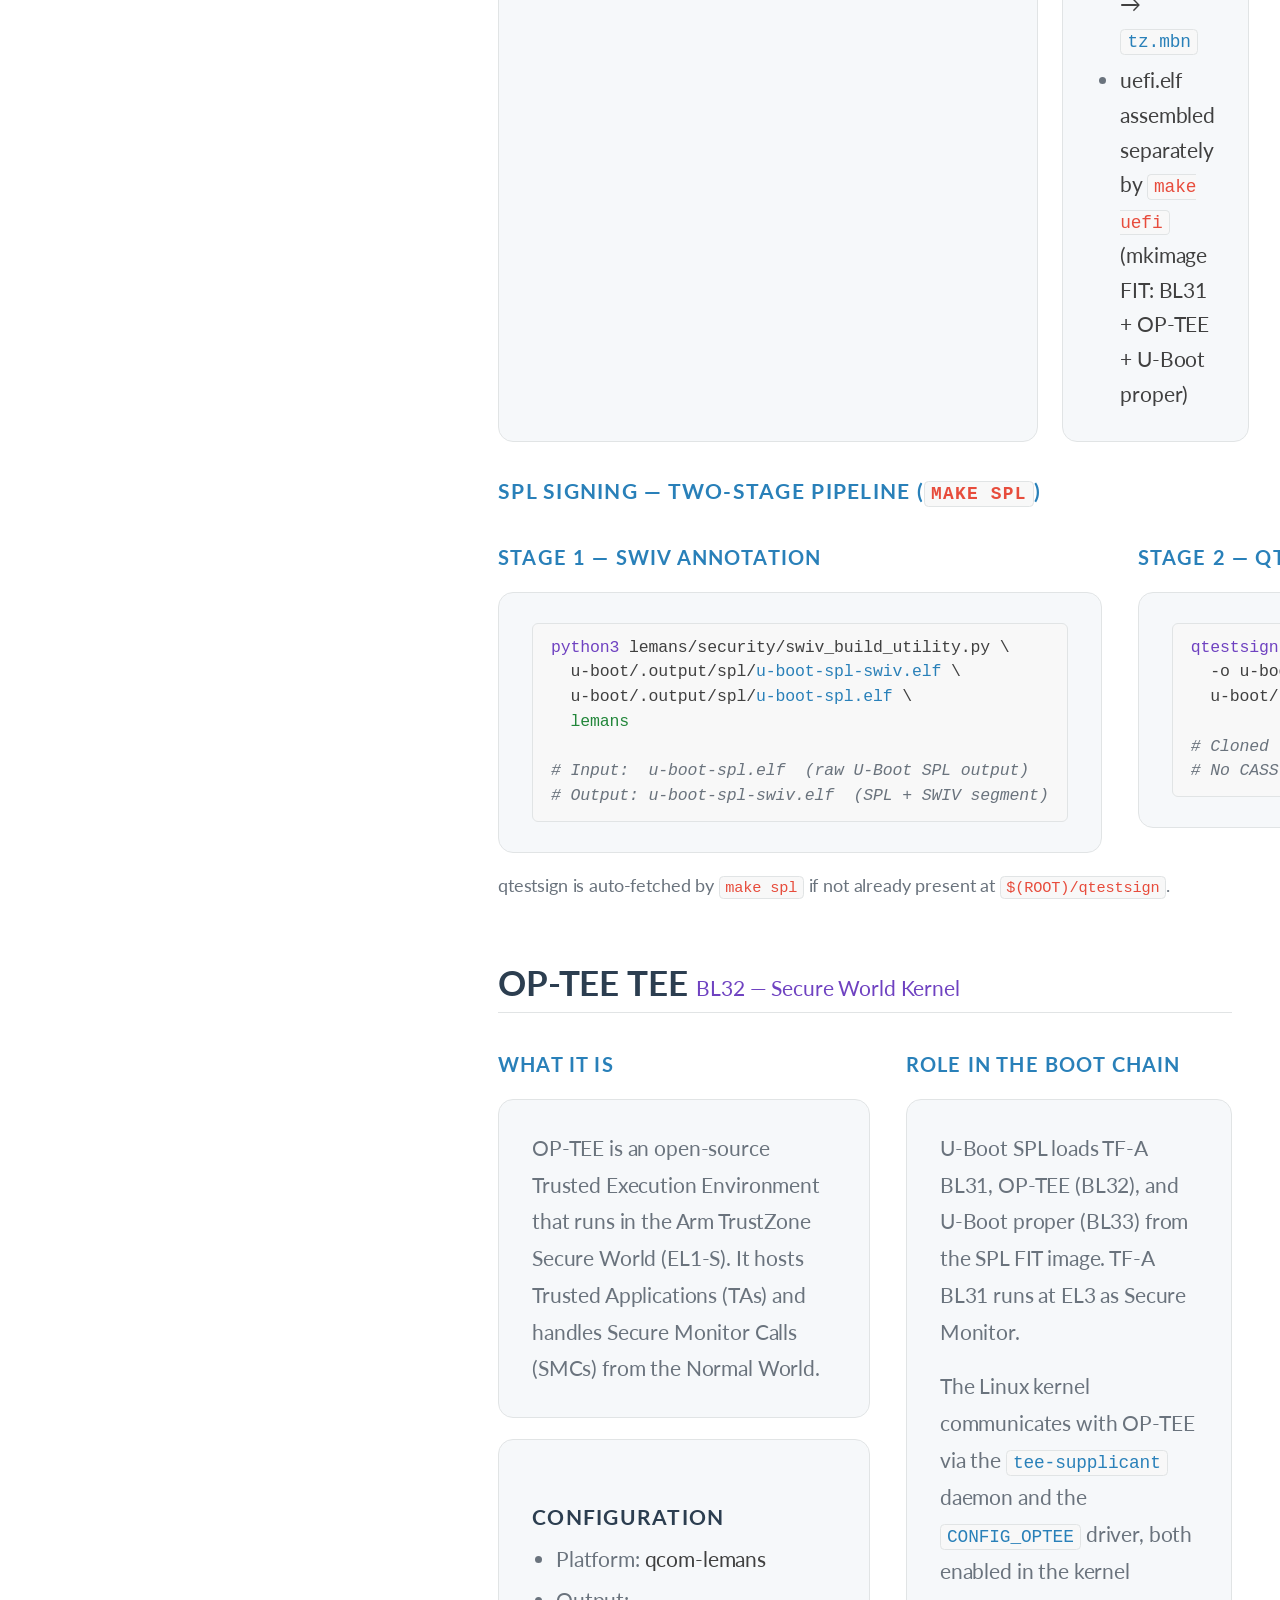
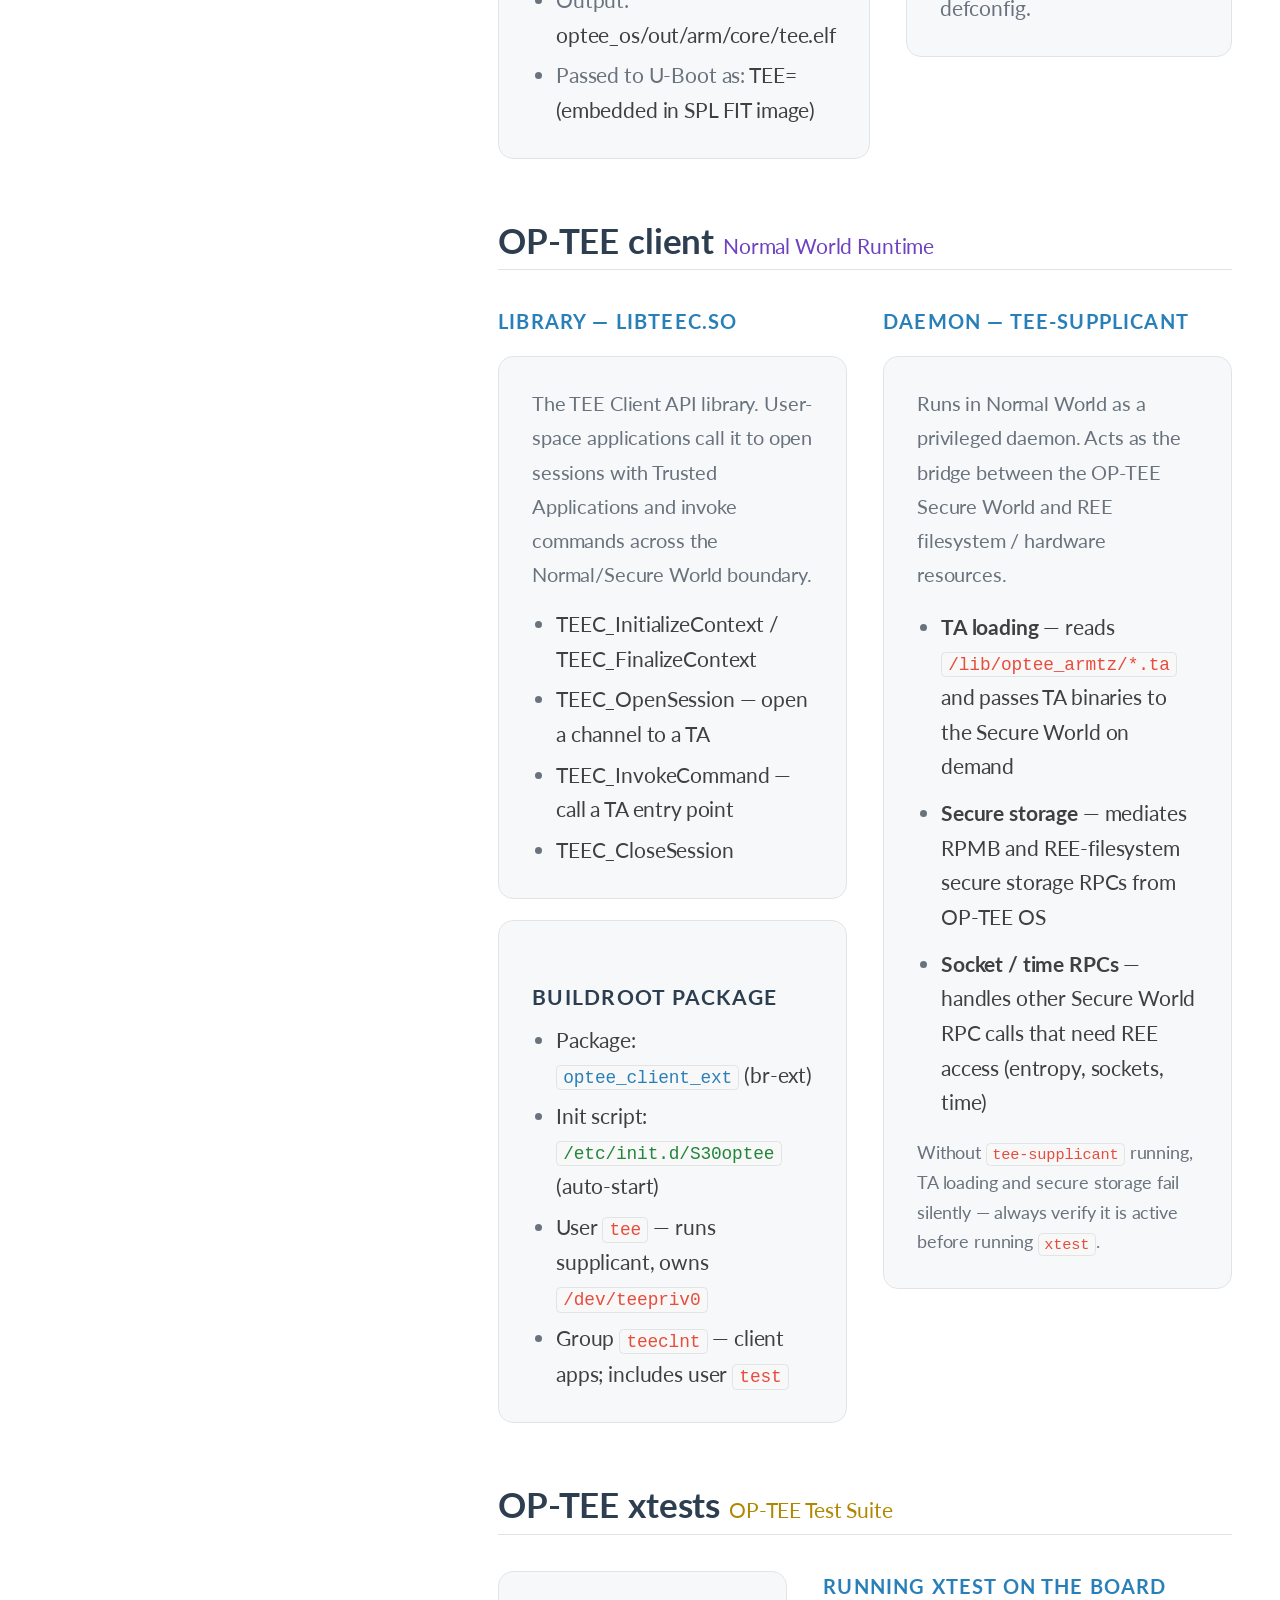
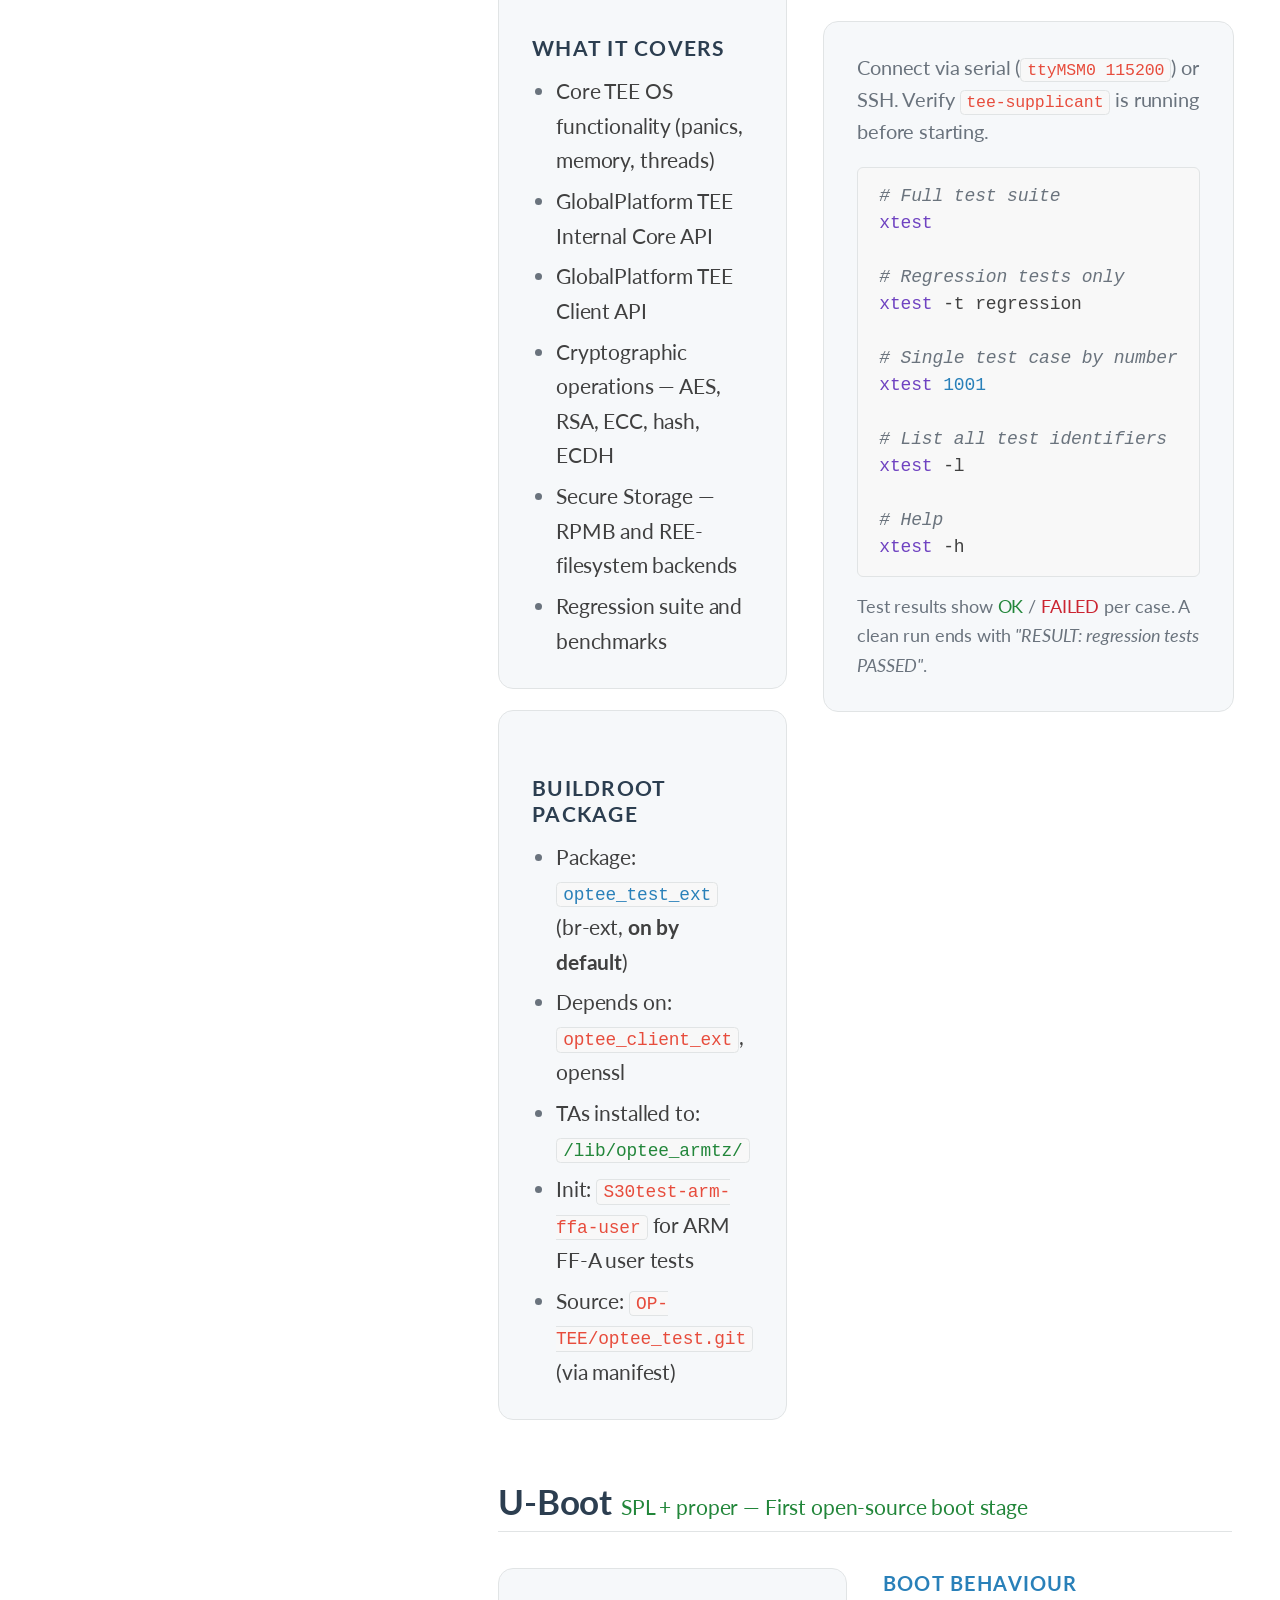
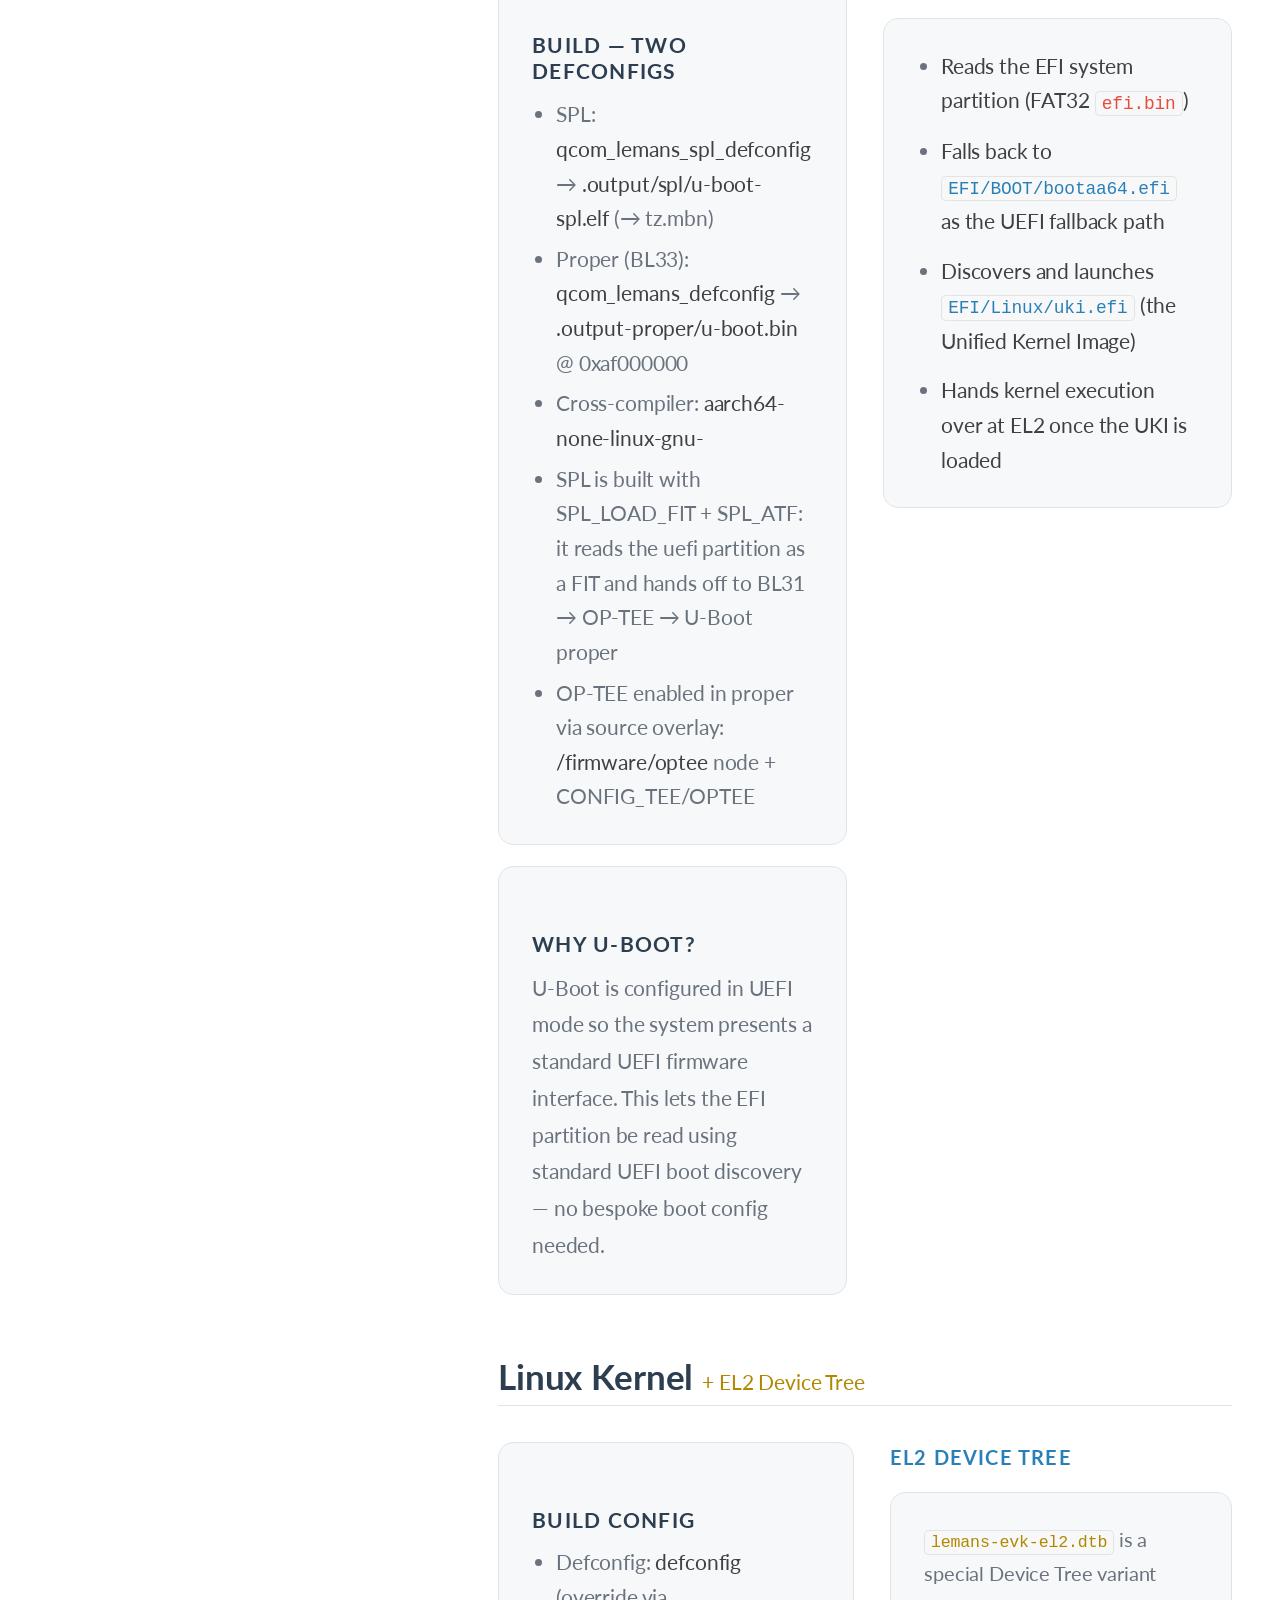
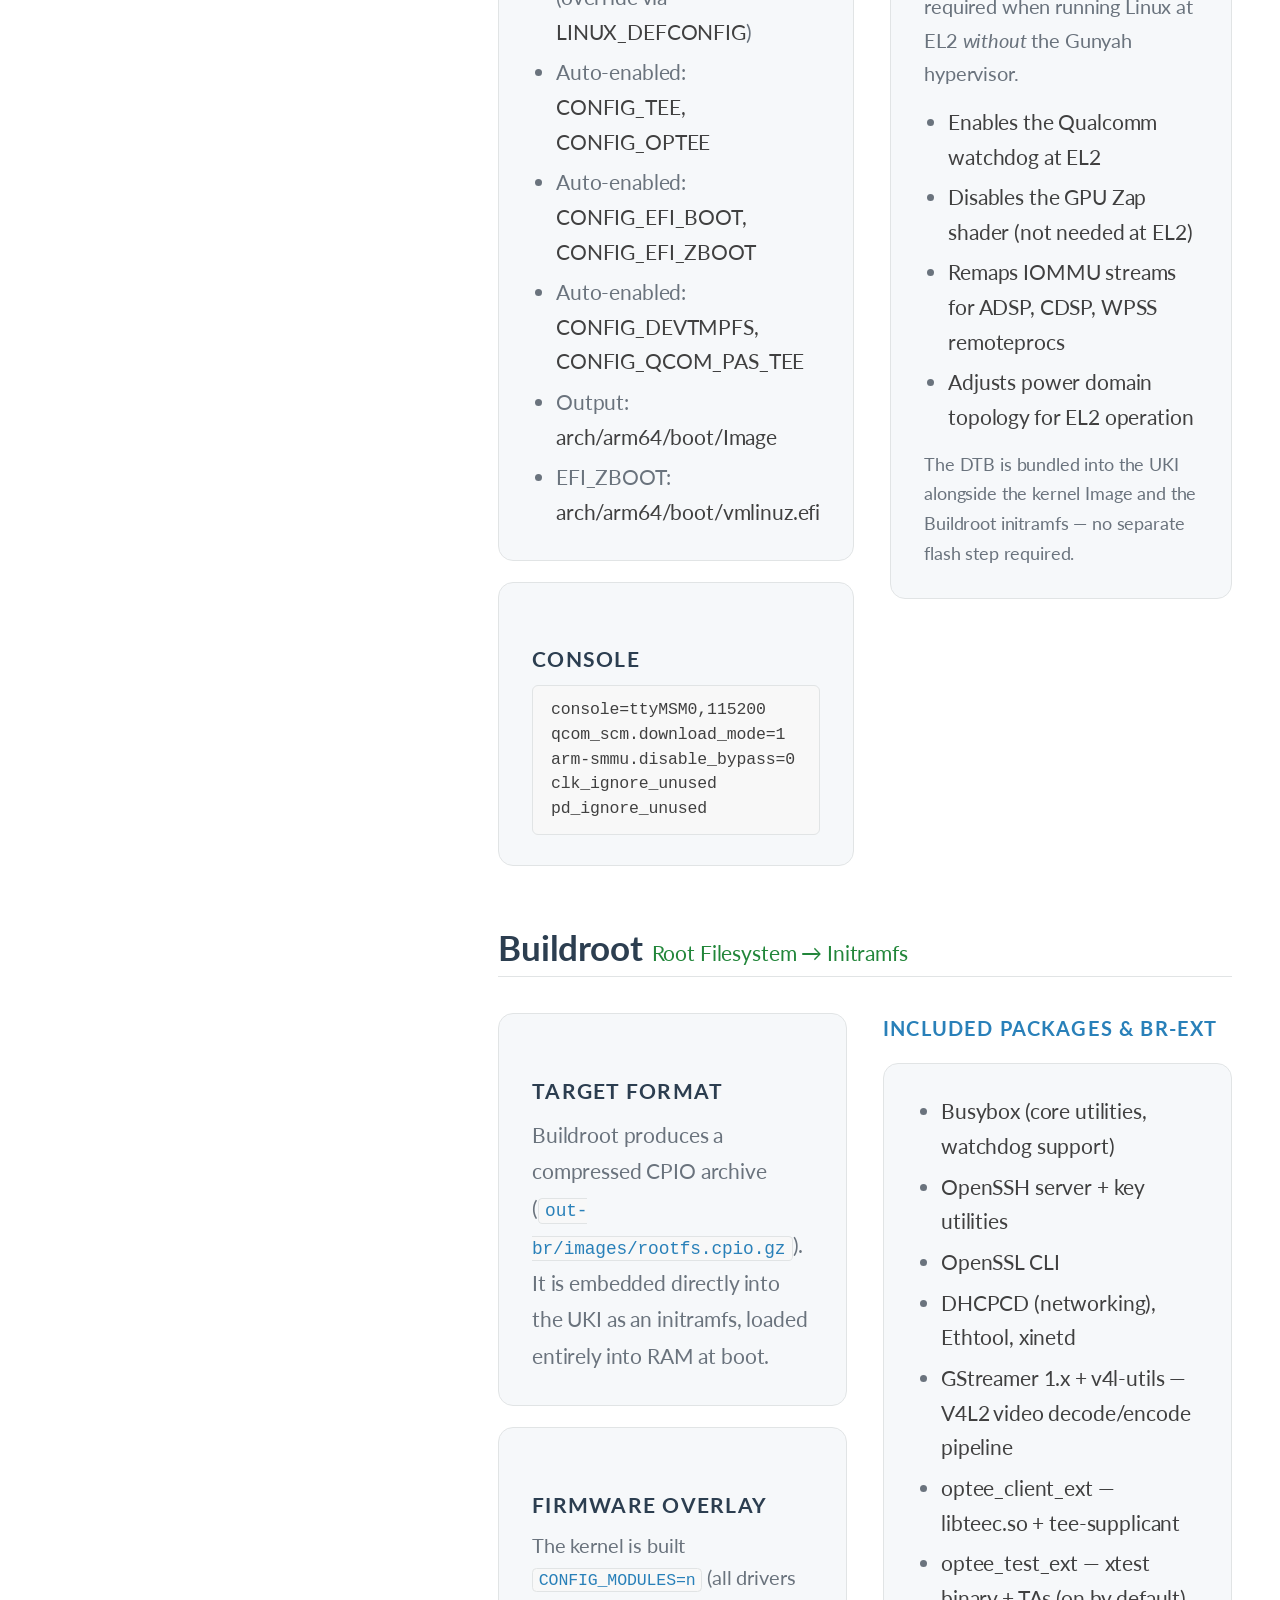
<file: docs/lemans.html>
<!DOCTYPE html>
<html lang="en">
<head>
<meta charset="UTF-8">
<meta name="viewport" content="width=device-width, initial-scale=1.0">
<title>Lemans — Build, Flash & Boot</title>
<link rel="preconnect" href="https://fonts.googleapis.com">
<link rel="preconnect" href="https://fonts.gstatic.com" crossorigin>
<link href="https://fonts.googleapis.com/css2?family=Inter:wght@400;500;600;700&family=JetBrains+Mono:wght@400;600&family=Lato:wght@400;700&display=swap" rel="stylesheet">
<style>
  *, *::before, *::after { box-sizing: border-box; margin: 0; padding: 0; }

  :root {
    --bg:       #ffffff;
    --slide-bg: #f6f8fa;
    --border:   #e1e4e5;
    --text:     #404040;
    --muted:    #6a737d;
    --accent:   #2980b9;
    --green:    #22863a;
    --yellow:   #b08800;
    --red:      #cb2431;
    --purple:   #6f42c1;
    --code-bg:  #f6f8fa;
  }

  html, body {
    height: 100%;
    background: var(--bg);
    color: var(--text);
    font-family: 'Inter', -apple-system, BlinkMacSystemFont, 'Segoe UI', system-ui, sans-serif;
    -webkit-font-smoothing: antialiased;
    -moz-osx-font-smoothing: grayscale;
    letter-spacing: -0.006em;
  }

  /* ── layout ── */
  #deck {
    position: relative;
    width: 100vw;
    height: 100vh;
    overflow: hidden;
  }

  section {
    position: absolute;
    inset: 0;
    display: flex;
    flex-direction: column;
    justify-content: center;
    align-items: center;
    padding: 60px 80px;
    opacity: 0;
    transform: translateX(60px);
    transition: opacity .35s ease, transform .35s ease;
    pointer-events: none;
  }
  section.active {
    opacity: 1;
    transform: translateX(0);
    pointer-events: all;
  }
  section.prev {
    opacity: 0;
    transform: translateX(-60px);
  }

  /* ── chrome ── */
  #progress {
    position: fixed;
    bottom: 0; left: 0;
    height: 3px;
    background: var(--accent);
    transition: width .35s ease;
    z-index: 99;
  }
  #counter {
    position: fixed;
    bottom: 16px; right: 24px;
    font-size: 12px;
    color: var(--muted);
    z-index: 99;
    font-variant-numeric: tabular-nums;
  }
  #nav {
    position: fixed;
    bottom: 12px; left: 50%;
    transform: translateX(-50%);
    display: flex; gap: 10px;
    z-index: 99;
  }
  #nav button {
    background: var(--slide-bg);
    border: 1px solid var(--border);
    color: var(--muted);
    padding: 5px 14px;
    border-radius: 6px;
    cursor: pointer;
    font-size: 13px;
    transition: background .2s, color .2s;
  }
  #nav button:hover { background: #e1e4e5; color: var(--text); }
  #nav button:disabled { opacity: .3; cursor: default; }

  /* ── type helpers ── */
  .eyebrow {
    font-size: 12px;
    font-weight: 600;
    letter-spacing: .12em;
    text-transform: uppercase;
    color: var(--accent);
    margin-bottom: 12px;
  }
  h1 {
    font-size: clamp(28px, 4vw, 52px);
    font-weight: 700;
    line-height: 1.15;
    text-align: center;
    color: var(--text);
  }
  h2 {
    font-size: clamp(20px, 2.8vw, 36px);
    font-weight: 700;
    margin-bottom: 28px;
    color: var(--text);
    align-self: flex-start;
  }
  h2 .accent { color: var(--accent); }
  .subtitle {
    font-size: clamp(14px, 1.8vw, 20px);
    color: var(--muted);
    text-align: center;
    margin-top: 16px;
    line-height: 1.6;
    max-width: 680px;
  }

  /* ── card grid ── */
  .card-grid {
    display: grid;
    gap: 16px;
    width: 100%;
    max-width: 1000px;
  }
  .card-grid.cols2 { grid-template-columns: 1fr 1fr; }
  .card-grid.cols3 { grid-template-columns: 1fr 1fr 1fr; }

  .card {
    background: var(--slide-bg);
    border: 1px solid var(--border);
    border-radius: 10px;
    padding: 20px 22px;
  }
  .card h3 {
    font-size: 14px;
    font-weight: 700;
    color: var(--accent);
    margin-bottom: 8px;
    text-transform: uppercase;
    letter-spacing: .06em;
  }
  .card p, .card li {
    font-size: 14px;
    color: var(--muted);
    line-height: 1.65;
  }
  .card ul { padding-left: 16px; }
  .card li + li { margin-top: 4px; }
  .card li span { color: var(--text); }

  /* ── step list ── */
  .steps { list-style: none; padding: 0; width: 100%; max-width: 820px; }
  .steps li {
    display: flex;
    gap: 20px;
    align-items: flex-start;
    padding: 16px 0;
    border-bottom: 1px solid var(--border);
  }
  .steps li:last-child { border-bottom: none; }
  .step-num {
    flex-shrink: 0;
    width: 30px; height: 30px;
    border-radius: 50%;
    background: var(--accent);
    color: #000;
    font-size: 13px;
    font-weight: 700;
    display: flex; align-items: center; justify-content: center;
  }
  .step-body { flex: 1; }
  .step-body strong { display: block; font-size: 15px; color: var(--text); margin-bottom: 3px; }
  .step-body span { font-size: 13px; color: var(--muted); line-height: 1.5; }

  /* ── chain diagram ── */
  .chain {
    display: flex;
    align-items: center;
    gap: 0;
    flex-wrap: nowrap;
    overflow-x: auto;
    max-width: 100%;
    padding: 10px 0;
  }
  .chain-box {
    flex-shrink: 0;
    background: var(--slide-bg);
    border: 1px solid var(--border);
    border-radius: 8px;
    padding: 12px 16px;
    text-align: center;
    min-width: 96px;
  }
  .chain-box .cb-label {
    font-size: 11px;
    font-weight: 700;
    letter-spacing: .05em;
    text-transform: uppercase;
    color: var(--accent);
    margin-bottom: 3px;
  }
  .chain-box .cb-sub {
    font-size: 10px;
    color: var(--muted);
    line-height: 1.4;
  }
  .chain-box.hl { border-color: var(--accent); background: #e7f2fa; }
  .chain-box.grn { border-color: var(--green); background: #e6f4ea; }
  .chain-box.grn .cb-label { color: var(--green); }
  .chain-box.yel { border-color: var(--yellow); background: #fbf3e0; }
  .chain-box.yel .cb-label { color: var(--yellow); }
  .chain-box.pur { border-color: var(--purple); background: #f0eafb; }
  .chain-box.pur .cb-label { color: var(--purple); }
  .arrow {
    flex-shrink: 0;
    font-size: 18px;
    color: var(--muted);
    padding: 0 6px;
  }

  /* ── code block ── */
  pre {
    background: var(--code-bg);
    border: 1px solid var(--border);
    border-radius: 8px;
    padding: 16px 20px;
    font-family: 'JetBrains Mono', 'SFMono-Regular', Consolas, 'Liberation Mono', monospace;
    font-size: 12.5px;
    line-height: 1.6;
    color: var(--text);
    overflow-x: auto;
    width: 100%;
    max-width: 900px;
  }
  pre .kw  { color: var(--red); }
  pre .str { color: var(--green); }
  pre .cmt { color: var(--muted); font-style: italic; }
  pre .val { color: var(--accent); }
  pre .fn  { color: var(--purple); }
  pre .grn { color: var(--green); }
  code { font-family: 'JetBrains Mono', 'SFMono-Regular', Consolas, 'Liberation Mono', monospace; font-size: 0.92em; }

  /* ── badge ── */
  .badge {
    display: inline-block;
    font-size: 11px;
    font-weight: 600;
    padding: 2px 8px;
    border-radius: 20px;
    margin-right: 4px;
  }
  .badge.blue   { background: #e7f2fa; color: var(--accent); }
  .badge.green  { background: #e6f4ea; color: var(--green); }
  .badge.yellow { background: #fbf3e0; color: var(--yellow); }
  .badge.red    { background: #fbecec; color: var(--red); }
  .badge.purple { background: #f0eafb; color: var(--purple); }

  /* ── two-col ── */
  .two-col {
    display: grid;
    grid-template-columns: 1fr 1fr;
    gap: 24px;
    width: 100%;
    max-width: 1000px;
  }
  .col-head {
    font-size: 13px;
    font-weight: 700;
    color: var(--accent);
    text-transform: uppercase;
    letter-spacing: .06em;
    margin-bottom: 12px;
  }

  /* ── pill list ── */
  .pill-list { display: flex; flex-wrap: wrap; gap: 10px; margin-top: 14px; }
  .pill {
    background: var(--slide-bg);
    border: 1px solid var(--border);
    border-radius: 20px;
    padding: 6px 14px;
    font-size: 13px;
    color: var(--text);
  }

  /* ── full-width chain vertical ── */
  .vchain { width: 100%; max-width: 700px; }
  .vchain-row {
    display: flex;
    align-items: stretch;
    gap: 12px;
    position: relative;
  }
  .vchain-left {
    display: flex;
    flex-direction: column;
    align-items: center;
    width: 28px;
    flex-shrink: 0;
  }
  .vchain-dot {
    width: 14px; height: 14px;
    border-radius: 50%;
    background: var(--accent);
    flex-shrink: 0;
    z-index: 1;
    margin-top: 4px;
  }
  .vchain-dot.grn { background: var(--green); }
  .vchain-dot.yel { background: var(--yellow); }
  .vchain-dot.pur { background: var(--purple); }
  .vchain-line {
    flex: 1;
    width: 2px;
    background: var(--border);
    margin: 2px auto 0;
  }
  .vchain-row:last-child .vchain-line { display: none; }
  .vchain-content {
    flex: 1;
    padding-bottom: 16px;
  }
  .vchain-content strong { font-size: 14px; color: var(--text); }
  .vchain-content small  { font-size: 12px; color: var(--muted); display: block; margin-top: 2px; }

  /* ── slide-specific ── */
  #s-title { background: radial-gradient(ellipse at 50% 60%, #e7f2fa 0%, var(--bg) 70%); }
  #s-title h1 { font-size: clamp(32px, 5vw, 64px); }

  .tagline {
    margin-top: 28px;
    display: flex;
    gap: 12px;
    flex-wrap: wrap;
    justify-content: center;
  }

  /* ── table ── */
  table {
    width: 100%;
    max-width: 900px;
    border-collapse: collapse;
    font-size: 13px;
  }
  th {
    text-align: left;
    color: var(--muted);
    font-size: 11px;
    font-weight: 600;
    text-transform: uppercase;
    letter-spacing: .08em;
    padding: 0 16px 10px;
    border-bottom: 1px solid var(--border);
  }
  td {
    padding: 10px 16px;
    border-bottom: 1px solid var(--border);
    vertical-align: top;
    color: var(--text);
    line-height: 1.5;
  }
  td.muted { color: var(--muted); }
  tr:last-child td { border-bottom: none; }

  /* Scroll-mode override: the original deck CSS keeps non-active sections at
     opacity:0/translateX (built for a fullscreen one-slide-at-a-time #deck
     fixed to 100vw/100vh with overflow hidden). In document flow we need
     every section visible and #deck to grow with its content. */
  body.rtd:not(.presenting) #deck { width: auto; height: auto; overflow: visible; }
  body.rtd:not(.presenting) #deck section { opacity: 1; transform: none; pointer-events: all; }
  /* Vertical rhythm between the flow blocks inside each section */
  body.rtd:not(.presenting) #deck section > * + * { margin-top: 1.5rem; }
</style>
<link rel="stylesheet" href="_rtd.css">
</head>
<body class="rtd" data-page="full" data-deck>
<main class="rtd-doc">
<div id="deck">
<!-- ─────────────────────────────────────────────────
     SLIDE 1 — AGENDA
───────────────────────────────────────────────── -->
<section id="s-agenda" class="active" data-sec data-sec-title="Agenda">
  <h2>Agenda</h2>
  <div class="card-grid cols3" style="max-width:1020px;gap:10px">

    <div class="card" onclick="goTo('s-platform')" style="cursor:pointer;padding:12px 14px">
      <h3 style="font-size:13px;margin-bottom:3px">Platform Overview</h3>
      <p style="font-size:11px;color:var(--muted)">SoC · board · software stack</p>
    </div>
    <div class="card" onclick="goTo('s-bsa')" style="cursor:pointer;padding:12px 14px">
      <h3 style="font-size:13px;margin-bottom:3px">Build System Architecture</h3>
      <p style="font-size:11px;color:var(--muted)">Top-level Makefile · component layout</p>
    </div>
    <div class="card" onclick="goTo('s-targets')" style="cursor:pointer;padding:12px 14px">
      <h3 style="font-size:13px;margin-bottom:3px">Make Targets</h3>
      <p style="font-size:11px;color:var(--muted)">Build targets and their outputs</p>
    </div>

    <div class="card" onclick="goTo('s-tfa')" style="cursor:pointer;padding:12px 14px">
      <h3 style="font-size:13px;margin-bottom:3px">U-Boot SPL</h3>
      <p style="font-size:11px;color:var(--muted)">SWIV · qtestsign (local, no CASS)</p>
    </div>
    <div class="card" onclick="goTo('s-optee')" style="cursor:pointer;padding:12px 14px">
      <h3 style="font-size:13px;margin-bottom:3px">OP-TEE TEE</h3>
      <p style="font-size:11px;color:var(--muted)">BL32 — Secure World Kernel</p>
    </div>
    <div class="card" onclick="goTo('s-optee-client')" style="cursor:pointer;padding:12px 14px">
      <h3 style="font-size:13px;margin-bottom:3px">OP-TEE client</h3>
      <p style="font-size:11px;color:var(--muted)">libteec.so · tee-supplicant daemon</p>
    </div>
    <div class="card" onclick="goTo('s-xtest')" style="cursor:pointer;padding:12px 14px">
      <h3 style="font-size:13px;margin-bottom:3px">OP-TEE xtests</h3>
      <p style="font-size:11px;color:var(--muted)">OP-TEE test suite on the board</p>
    </div>

    <div class="card" onclick="goTo('s-uboot')" style="cursor:pointer;padding:12px 14px">
      <h3 style="font-size:13px;margin-bottom:3px">U-Boot</h3>
      <p style="font-size:11px;color:var(--muted)">BL33 — UEFI bootloader</p>
    </div>
    <div class="card" onclick="goTo('s-linux')" style="cursor:pointer;padding:12px 14px">
      <h3 style="font-size:13px;margin-bottom:3px">Linux Kernel</h3>
      <p style="font-size:11px;color:var(--muted)">EL2 device tree · EFI_ZBOOT</p>
    </div>

    <div class="card" onclick="goTo('s-buildroot')" style="cursor:pointer;padding:12px 14px">
      <h3 style="font-size:13px;margin-bottom:3px">Buildroot</h3>
      <p style="font-size:11px;color:var(--muted)">Root filesystem → initramfs · br-ext</p>
    </div>
    <div class="card" onclick="goTo('s-uki')" style="cursor:pointer;padding:12px 14px">
      <h3 style="font-size:13px;margin-bottom:3px">UKI Assembly</h3>
      <p style="font-size:11px;color:var(--muted)">Unified Kernel Image → efi.bin</p>
    </div>
    <div class="card" onclick="goTo('s-flash')" style="cursor:pointer;padding:12px 14px">
      <h3 style="font-size:13px;margin-bottom:3px">Flashing</h3>
      <p style="font-size:11px;color:var(--muted)">QDL / Firehose · flash-loader vs flash-kernel</p>
    </div>
    <div class="card" onclick="goTo('s-lava')" style="cursor:pointer;padding:12px 14px">
      <h3 style="font-size:13px;margin-bottom:3px">Flashing via LAVA</h3>
      <p style="font-size:11px;color:var(--muted)">Remote lab boards · flash-lava · flash-lava-yocto</p>
    </div>

    <div class="card" onclick="goTo('s-boot')" style="cursor:pointer;padding:12px 14px">
      <h3 style="font-size:13px;margin-bottom:3px">Boot Chain</h3>
      <p style="font-size:11px;color:var(--muted)">PBL → XBL → XBL-SEC → U-Boot SPL → TF-A BL31 → OP-TEE → U-Boot → Linux</p>
    </div>
    <div class="card" onclick="goTo('s-bootmap')" style="cursor:pointer;padding:12px 14px">
      <h3 style="font-size:13px;margin-bottom:3px">Boot Load Map &amp; DTBs</h3>
      <p style="font-size:11px;color:var(--muted)">Stage load addresses + how the DTBs are used</p>
    </div>
    <div class="card" onclick="goTo('s-el')" style="cursor:pointer;padding:12px 14px">
      <h3 style="font-size:13px;margin-bottom:3px">Runtime Exception Levels</h3>
      <p style="font-size:11px;color:var(--muted)">EL3 / S-EL1 / EL2 at runtime</p>
    </div>
    <div class="card" onclick="goTo('s-yocto')" style="cursor:pointer;padding:12px 14px">
      <h3 style="font-size:13px;margin-bottom:3px">Yocto Integration</h3>
      <p style="font-size:11px;color:var(--muted)">Optional BSP for firmware blobs</p>
    </div>

    <div class="card" onclick="goTo('s-yocto-direct')" style="cursor:pointer;padding:12px 14px">
      <h3 style="font-size:13px;margin-bottom:3px">Blobs: Direct Download</h3>
      <p style="font-size:11px;color:var(--muted)">Skip Yocto — fetch blobs directly</p>
    </div>
    <div class="card" onclick="goTo('s-extend')" style="cursor:pointer;padding:12px 14px">
      <h3 style="font-size:13px;margin-bottom:3px">Extending Buildroot</h3>
      <p style="font-size:11px;color:var(--muted)">Adding a package via br-ext</p>
    </div>
    <div class="card" onclick="goTo('s-tests')" style="cursor:pointer;padding:12px 14px">
      <h3 style="font-size:13px;margin-bottom:3px">Tests</h3>
      <p style="font-size:11px;color:var(--muted)">On-board validation · FastRPC · video · stress-ng</p>
    </div>
    <div class="card" onclick="goTo('s-summary')" style="cursor:pointer;padding:12px 14px">
      <h3 style="font-size:13px;margin-bottom:3px">Summary</h3>
      <p style="font-size:11px;color:var(--muted)">Key facts and commands</p>
    </div>

  </div>
</section>

<!-- ─────────────────────────────────────────────────
     SLIDE 2 — TITLE
───────────────────────────────────────────────── -->
<section id="s-title" data-sec data-sec-title="Overview">
  <div class="eyebrow">Qualcomm SA8775P · <a href="https://www.qualcomm.com/developer/hardware/qualcomm-iq-9075-evaluation-kit-evk" target="_blank" rel="noopener" style="color:inherit;text-decoration:underline">IQ-9075-EVK</a></div>
  <h1>Lemans</h1>
  <h1 style="color:var(--accent)">Build · Flash · Boot</h1>
  <p class="subtitle">
    How the firmware stack is assembled from source,<br>
    programmed onto the board, and brought to life.
  </p>
  <p class="subtitle" style="font-size:0.8em;margin-top:12px;color:var(--muted)">
    Target hardware: <a href="https://www.qualcomm.com/developer/hardware/qualcomm-iq-9075-evaluation-kit-evk" target="_blank" rel="noopener" style="color:var(--accent);text-decoration:underline">Qualcomm IQ-9075 Evaluation Kit (EVK)</a>.
  </p>
  <p class="subtitle" style="font-size:0.8em;margin-top:12px;color:var(--muted)">
    Part of the <a href="https://github.com/OP-TEE/build" style="color:var(--accent)">OP-TEE build.git</a> project,
    extended for Qualcomm TZ open firmware development —
    work is being upstreamed to <a href="https://github.com/OP-TEE/" style="color:var(--accent)">github.com/OP-TEE</a>.
  </p>
  <div class="tagline">
    <span class="badge blue">U-Boot SPL</span>
    <span class="badge purple">OP-TEE</span>
    <span class="badge green">U-Boot</span>
    <span class="badge yellow">Linux + UKI</span>
    <span class="badge blue">Buildroot</span>
    <span class="badge red">QDL Flash</span>
  </div>
</section>

<!-- ─────────────────────────────────────────────────
     SLIDE 3 — PLATFORM OVERVIEW
───────────────────────────────────────────────── -->
<section id="s-platform" data-sec data-sec-title="Platform Overview">
  <h2>Platform Overview</h2>
  <div class="card-grid cols3" style="max-width:900px">
    <div class="card">
      <h3>SoC</h3>
      <ul>
        <li><span>Qualcomm SA8775P (QCS9075)</span></li>
        <li><span>8 × Kryo CPU cores (AArch64)</span></li>
        <li><span>Adreno GPU</span></li>
        <li><span>Hexagon DSP</span></li>
        <li><span>Automotive-grade security domains</span></li>
      </ul>
    </div>
    <div class="card">
      <h3>Board</h3>
      <ul>
        <li><span>IQ-9075-EVK (Lemans EVK)</span></li>
        <li><span>Engineering validation kit</span></li>
        <li><span>UFS storage</span></li>
        <li><span>Serial: ttyMSM0</span></li>
        <li><span>USB EDL / QDL flash</span></li>
      </ul>
    </div>
    <div class="card">
      <h3>Software Stack</h3>
      <ul>
        <li><span>U-Boot SPL (chosen over TF-A BL2 — both open-source)</span></li>
        <li><span>OP-TEE OS (BL32, loaded by SPL)</span></li>
        <li><span>U-Boot proper (BL33 / UEFI)</span></li>
        <li><span>Linux + Buildroot initramfs</span></li>
        <li><span>Packaged as Unified Kernel Image</span></li>
      </ul>
    </div>
  </div>
  <p style="margin-top:24px; font-size:13px; color:var(--muted); max-width:700px; text-align:center">
    Notable specifics: SPL signed locally via <strong style="color:var(--yellow)">qtestsign</strong>
    (open-source — no QTI CASS access required);
    U-Boot proper loaded at <strong style="color:var(--yellow)">0xaf000000</strong>.
  </p>
</section>

<!-- ─────────────────────────────────────────────────
     SLIDE 4 — BUILD SYSTEM ARCHITECTURE
───────────────────────────────────────────────── -->
<section id="s-bsa" data-sec data-sec-title="Build System">
  <h2>Build System Architecture</h2>
  <div class="card-grid cols2" style="max-width:900px; margin-bottom:20px">
    <div class="card">
      <h3>Entry Point</h3>
      <ul>
        <li><span><code style="color:var(--accent)">lemans.mk</code> — top-level GNU Make</span></li>
        <li><span>Calls into <code style="color:var(--accent)">common.mk</code> for shared targets</span></li>
        <li><span>Toolchain: <code style="color:var(--text)">aarch64-none-linux-gnu-</code></span></li>
      </ul>
    </div>
    <div class="card">
      <h3>Key Directories</h3>
      <ul>
        <li><span><code style="color:var(--green)">lemans/input/</code> — pre-built blobs &amp; flash support</span></li>
        <li><span><code style="color:var(--green)">lemans/output/</code> — generated artifacts</span></li>
        <li><span><code style="color:var(--purple)">lemans/security/</code> — SWIV annotation tool (local qtestsign signing)</span></li>
        <li><span><code style="color:var(--yellow)">lemans/ukify/</code> — EFI stub for UKI</span></li>
        <li><span><code style="color:var(--yellow)">br-ext/</code> — external Buildroot package tree</span></li>
      </ul>
    </div>
  </div>
  <div style="width:100%; max-width:900px">

    <div style="font-size:12px;color:var(--muted);font-weight:700;letter-spacing:.04em;margin-bottom:8px">
      <code style="color:var(--accent);font-size:13px">make bootimage</code>
      <span style="margin:0 8px">—</span>Bootloader pipeline<span style="margin:0 8px">→</span>
      <code style="color:var(--red);font-size:13px">make flash-loader</code>
    </div>
    <div class="chain" style="margin-bottom:4px">
      <div class="chain-box grn"><div class="cb-label">U-Boot SPL</div><div class="cb-sub">u-boot-spl.elf</div></div>
      <div class="arrow">→</div>
      <div class="chain-box hl" style="min-width:150px"><div class="cb-label">make spl</div><div class="cb-sub">SWIV + qtestsign<br>→ tz.mbn</div></div>
      <div class="arrow">→</div>
      <div class="chain-box" style="border-color:var(--red);background:#fbecec;min-width:130px">
        <div class="cb-label" style="color:var(--red)">make flash-loader</div>
        <div class="cb-sub">QDL / Firehose</div>
      </div>
    </div>
    <div class="chain" style="margin-bottom:4px">
      <div class="chain-box pur"><div class="cb-label">BL31 (TF-A)</div><div class="cb-sub">bl31.bin</div></div>
      <div class="arrow">+</div>
      <div class="chain-box pur"><div class="cb-label">OP-TEE</div><div class="cb-sub">tee-raw.bin</div></div>
      <div class="arrow">+</div>
      <div class="chain-box grn"><div class="cb-label">U-Boot proper</div><div class="cb-sub">u-boot.bin</div></div>
      <div class="arrow">→</div>
      <div class="chain-box hl" style="min-width:150px"><div class="cb-label">make uefi</div><div class="cb-sub">SPL_ATF FIT<br>→ uefi.elf</div></div>
      <div class="arrow">→</div>
      <div class="chain-box" style="border-color:var(--red);background:#fbecec;min-width:130px">
        <div class="cb-label" style="color:var(--red)">make flash-loader</div>
        <div class="cb-sub">QDL / Firehose</div>
      </div>
    </div>

    <div style="font-size:12px;color:var(--muted);font-weight:700;letter-spacing:.04em;margin-top:18px;margin-bottom:8px">
      <code style="color:var(--accent);font-size:13px">make efi</code>
      <span style="margin:0 8px">—</span>Kernel + Root pipeline<span style="margin:0 8px">→</span>
      <code style="color:var(--red);font-size:13px">make flash-kernel</code>
    </div>
    <div class="chain">
      <div class="chain-box yel"><div class="cb-label">Linux</div><div class="cb-sub">Image · el2.dtb</div></div>
      <div class="arrow">+</div>
      <div class="chain-box grn"><div class="cb-label">Buildroot</div><div class="cb-sub">rootfs.cpio.gz</div></div>
      <div class="arrow">→</div>
      <div class="chain-box hl"><div class="cb-label">make efi</div><div class="cb-sub">uki.efi → efi.bin</div></div>
      <div class="arrow">→</div>
      <div class="chain-box" style="border-color:var(--red);background:#fbecec;min-width:130px">
        <div class="cb-label" style="color:var(--red)">make flash-kernel</div>
        <div class="cb-sub">QDL / Firehose</div>
      </div>
    </div>

  </div>
</section>

<!-- ─────────────────────────────────────────────────
     SLIDE 5 — BUILD TARGETS TABLE
───────────────────────────────────────────────── -->
<section id="s-targets" data-sec data-sec-title="Make Targets">
  <h2>Make Targets</h2>
  <table style="max-width:960px">
    <thead>
      <tr>
        <th style="width:18%">Target</th>
        <th style="width:38%">Output</th>
        <th>Notes</th>
      </tr>
    </thead>
    <tbody>

      <tr>
        <td colspan="3" style="background:var(--bg);color:var(--accent);font-size:11px;font-weight:700;
            text-transform:uppercase;letter-spacing:.09em;padding:10px 16px 4px;border-bottom:none">
          Main Targets
        </td>
      </tr>
      <tr>
        <td><code style="color:var(--accent)">all</code></td>
        <td class="muted">Builds every component + produces efi.bin</td>
        <td class="muted">Start here for a clean build</td>
      </tr>
      <tr style="background:#e7f2fa;outline:1px solid var(--accent)">
        <td>
          <code style="color:var(--accent);font-size:13px">bootimage</code>
          <span class="badge blue" style="margin-left:4px;vertical-align:middle">→ flash-loader</span>
        </td>
        <td>
          <strong style="color:var(--text)">tz.mbn</strong>
          <span style="color:var(--muted);font-size:12px"> — qtestsign-signed U-Boot SPL</span><br>
          <strong style="color:var(--text)">uefi.elf</strong>
          <span style="color:var(--muted);font-size:12px"> — SPL_ATF FIT: BL31 + OP-TEE + U-Boot proper</span>
        </td>
        <td class="muted">Runs optee-os → tfa → u-boot → u-boot-proper → spl → uefi. Signing is local (no CASS needed).</td>
      </tr>
      <tr style="background:#e7f2fa;outline:1px solid var(--accent)">
        <td>
          <code style="color:var(--accent);font-size:13px">efi</code>
          <span class="badge blue" style="margin-left:4px;vertical-align:middle">→ flash-kernel</span>
        </td>
        <td>
          <strong style="color:var(--text)">efi.bin</strong>
          <span style="color:var(--muted);font-size:12px"> — FAT32 image containing uki.efi</span>
        </td>
        <td class="muted">UKI bundles kernel + initramfs + DTB + cmdline into one EFI binary.</td>
      </tr>
      <tr>
        <td><code style="color:var(--red)">flash-loader</code></td>
        <td class="muted">Programs <strong style="color:var(--text)">tz.mbn + uefi.elf</strong> + Qualcomm blobs via QDL/Firehose (LUNs 1-5)</td>
        <td class="muted">After any OP-TEE / TF-A / U-Boot change; needs <code>bootimage</code></td>
      </tr>
      <tr>
        <td><code style="color:var(--red)">flash-kernel</code></td>
        <td class="muted">Programs <strong style="color:var(--text)">efi.bin</strong> (EFI partition only, LUN 0) via QDL</td>
        <td class="muted">Fast iteration — skips firmware; needs <code>efi</code></td>
      </tr>

      <tr>
        <td colspan="3" style="background:var(--bg);color:var(--muted);font-size:11px;font-weight:700;
            text-transform:uppercase;letter-spacing:.09em;padding:10px 16px 4px;border-bottom:none">
          Component Builds  (invoked by the main targets)
        </td>
      </tr>
      <tr>
        <td><code style="color:var(--purple)">optee-os</code></td>
        <td class="muted">tee-raw.bin / tee.elf — OP-TEE OS (BL32) @ 0x1c300000</td>
        <td class="muted">Embedded into the uefi FIT as the BL32 loadable</td>
      </tr>
      <tr>
        <td><code style="color:var(--purple)">tfa</code></td>
        <td class="muted">bl31.bin — TF-A BL31 Secure Monitor @ 0x1c200000</td>
        <td class="muted">Firmware image in the uefi FIT; no BL2 (we use SPL instead)</td>
      </tr>
      <tr>
        <td><code style="color:var(--green)">u-boot</code></td>
        <td class="muted">spl/u-boot-spl.elf — U-Boot SPL (qcom_lemans_spl_defconfig)</td>
        <td class="muted">Input to <code>spl</code> → tz.mbn</td>
      </tr>
      <tr>
        <td><code style="color:var(--green)">u-boot-proper</code></td>
        <td class="muted">u-boot.bin — U-Boot proper (BL33) @ 0xaf000000 (qcom_lemans_defconfig)</td>
        <td class="muted">Input to <code>uefi</code>; carries the control DTB (OP-TEE node)</td>
      </tr>
      <tr>
        <td><code style="color:var(--yellow)">spl</code></td>
        <td class="muted">tz.mbn — SWIV-annotated, qtestsign-signed SPL</td>
        <td class="muted">Local signing; auto-fetches qtestsign</td>
      </tr>
      <tr>
        <td><code style="color:var(--yellow)">uefi</code></td>
        <td class="muted">uefi.elf — SPL_ATF FIT (mkimage): BL31 + OP-TEE + U-Boot proper + FDT</td>
        <td class="muted">The image the SPL loads from the uefi partition</td>
      </tr>
      <tr>
        <td><code style="color:var(--yellow)">linux</code></td>
        <td class="muted">Image + vmlinuz.efi + lemans-evk-el2.dtb</td>
        <td class="muted">Input to <code>efi</code></td>
      </tr>
      <tr>
        <td><code style="color:var(--green)">buildroot</code></td>
        <td class="muted">out-br/images/rootfs.cpio.gz — compressed initramfs</td>
        <td class="muted">Input to <code>efi</code>. Depends on <code>linux-firmware</code>.</td>
      </tr>
      <tr>
        <td><code style="color:var(--green)">linux-firmware</code></td>
        <td class="muted">Stages upstream linux-firmware (<code>qcom/sa8775p</code>: <code>*.mbn</code>/<code>*.jsn</code>/<code>*.elf</code>, incl. <code>qupv3fw.elf</code>) into the rootfs overlay at <code>/lib/firmware/</code></td>
        <td class="muted">Prerequisite of <code>buildroot</code> (hence <code>efi</code>). Standalone — independent of <code>fetch-blobs</code>.</td>
      </tr>

      <tr>
        <td colspan="3" style="background:var(--bg);color:var(--muted);font-size:11px;font-weight:700;
            text-transform:uppercase;letter-spacing:.09em;padding:10px 16px 4px;border-bottom:none">
          Source Overlays  (local u-boot / linux patches, not committed upstream)
        </td>
      </tr>
      <tr>
        <td><code style="color:var(--green)">u-boot-overlays</code><br><code style="color:var(--green)">linux-overlays</code></td>
        <td class="muted">Apply <code>lemans/patches/{u-boot,linux}/*.patch</code> to the working tree (idempotent)</td>
        <td class="muted">Auto-run by the builds; enable the OP-TEE DT node + <code>CONFIG_TEE/OPTEE</code>. Revert with <code>*-overlays-revert</code>.</td>
      </tr>

      <tr>
        <td colspan="3" style="background:var(--bg);color:var(--muted);font-size:11px;font-weight:700;
            text-transform:uppercase;letter-spacing:.09em;padding:10px 16px 4px;border-bottom:none">
          Other Flash / Support
        </td>
      </tr>
      <tr>
        <td><code style="color:var(--accent)">efi-kernel-only</code></td>
        <td class="muted">efi.bin with a local-kernel UKI (<code>root=PARTLABEL=rootfs</code>)</td>
        <td class="muted">Boots the on-disk Yocto rootfs; needs <code>flash-yocto</code>. Flash with <code>flash-kernel</code>.</td>
      </tr>
      <tr>
        <td><code style="color:var(--green)">fetch-blobs</code></td>
        <td class="muted">Downloads Qualcomm firmware blobs into <code>lemans/blobs/</code></td>
        <td class="muted">No Yocto build needed; required before first flash</td>
      </tr>
      <tr>
        <td><code style="color:var(--red)">flash-yocto</code></td>
        <td class="muted">Programs the <strong style="color:var(--text)">complete unmodified Yocto release</strong> (all 6 LUNs) via QDL</td>
        <td class="muted">Verify default hardware against the stock BSP (needs <code>make yocto</code>)</td>
      </tr>

    </tbody>
  </table>
</section>

<!-- ─────────────────────────────────────────────────
     SLIDE 6 — TF-A & SIGNING
───────────────────────────────────────────────── -->
<section id="s-tfa" data-sec data-sec-title="U-Boot SPL">
  <h2>U-Boot SPL <span style="color:var(--accent);font-weight:400;font-size:.6em">SWIV annotation · qtestsign signing (local)</span></h2>
  <div class="card-grid cols2" style="max-width:960px; margin-bottom:18px">
    <div class="card">
      <h3>Inputs</h3>
      <ul>
        <li>SPL ELF: <span>u-boot/.output/spl/u-boot-spl.elf</span></li>
        <li>TF-A BL31: <span>arm-trusted-firmware/build/lemans_evk/release/bl31/bl31.elf</span></li>
        <li>OP-TEE: <span>tee.elf (embedded in SPL FIT image at build time)</span></li>
        <li>SWIV tool: <span>lemans/security/swiv_build_utility.py</span></li>
        <li>Signing: <span><a href="https://github.com/msm8916-mainline/qtestsign" style="color:var(--accent)">msm8916-mainline/qtestsign</a></span></li>
      </ul>
    </div>
    <div class="card">
      <h3>Outputs</h3>
      <ul>
        <li><span>u-boot-spl.elf → SWIV → <code style="color:var(--accent)">u-boot-spl-swiv.elf</code></span></li>
        <li><span>u-boot-spl-swiv.elf → qtestsign → <code style="color:var(--accent)">tz.mbn</code></span></li>
        <li><span>uefi.elf assembled separately by <code>make uefi</code> (mkimage FIT: BL31 + OP-TEE + U-Boot proper)</span></li>
      </ul>
    </div>
  </div>
  <h3 style="max-width:960px; width:100%; font-size:14px; font-weight:700; color:var(--accent); text-transform:uppercase; letter-spacing:.06em; margin-bottom:12px">SPL Signing — Two-Stage Pipeline (<code>make spl</code>)</h3>
  <div class="two-col" style="max-width:960px; align-items:start">
    <div>
      <div class="col-head">Stage 1 — SWIV Annotation</div>
      <div class="card">
        <pre style="font-size:11px; padding:8px 12px"><span class="fn">python3</span> lemans/security/swiv_build_utility.py \
  u-boot/.output/spl/<span class="val">u-boot-spl-swiv.elf</span> \
  u-boot/.output/spl/<span class="val">u-boot-spl.elf</span> \
  <span class="str">lemans</span>

<span class="cmt"># Input:  u-boot-spl.elf  (raw U-Boot SPL output)</span>
<span class="cmt"># Output: u-boot-spl-swiv.elf  (SPL + SWIV segment)</span></pre>
      </div>
    </div>
    <div>
      <div class="col-head">Stage 2 — qtestsign (local, open-source)</div>
      <div class="card">
        <pre style="font-size:11px; padding:8px 12px"><span class="fn">qtestsign</span> -v6 tz \
  -o u-boot/.output/spl/<span class="val">u-boot-spl.mbn</span> \
  u-boot/.output/spl/<span class="val">u-boot-spl-swiv.elf</span>

<span class="cmt"># Cloned from msm8916-mainline/qtestsign</span>
<span class="cmt"># No CASS / remote signing server needed</span></pre>
      </div>
    </div>
  </div>
  <p style="max-width:960px; width:100%; font-size:12px; color:var(--muted); margin-top:12px">
    qtestsign is auto-fetched by <code>make spl</code> if not already present at <code>$(ROOT)/qtestsign</code>.
  </p>
</section>

<!-- ─────────────────────────────────────────────────
     SLIDE 7 — OP-TEE OS
───────────────────────────────────────────────── -->
<section id="s-optee" data-sec data-sec-title="OP-TEE TEE">
  <h2>OP-TEE TEE <span style="color:var(--purple);font-weight:400;font-size:.6em">BL32 — Secure World Kernel</span></h2>
  <div class="two-col">
    <div>
      <div class="col-head">What it is</div>
      <div class="card" style="margin-bottom:14px">
        <p style="line-height:1.75">
          OP-TEE is an open-source Trusted Execution Environment
          that runs in the Arm TrustZone Secure World (EL1-S).
          It hosts Trusted Applications (TAs) and handles Secure
          Monitor Calls (SMCs) from the Normal World.
        </p>
      </div>
      <div class="card">
        <h3>Configuration</h3>
        <ul>
          <li>Platform: <span>qcom-lemans</span></li>
          <li>Output: <span>optee_os/out/arm/core/tee.elf</span></li>
          <li>Passed to U-Boot as: <span>TEE= (embedded in SPL FIT image)</span></li>
        </ul>
      </div>
    </div>
    <div>
      <div class="col-head">Role in the Boot Chain</div>
      <div class="card">
        <p style="margin-bottom:12px; line-height:1.75">
          U-Boot SPL loads TF-A BL31, OP-TEE (BL32), and U-Boot proper (BL33) from
          the SPL FIT image. TF-A BL31 runs at EL3 as Secure Monitor.
        </p>
        <p style="line-height:1.75">
          The Linux kernel communicates with OP-TEE via the
          <code style="color:var(--accent)">tee-supplicant</code> daemon and the
          <code style="color:var(--accent)">CONFIG_OPTEE</code> driver, both
          enabled in the kernel defconfig.
        </p>
      </div>
    </div>
  </div>
</section>

<!-- ─────────────────────────────────────────────────
     SLIDE 8 — OPTEE-CLIENT
───────────────────────────────────────────────── -->
<section id="s-optee-client" data-sec data-sec-title="OP-TEE client">
  <h2>OP-TEE client <span style="color:var(--purple);font-weight:400;font-size:.6em">Normal World Runtime</span></h2>
  <div class="two-col">
    <div>
      <div class="col-head">Library — libteec.so</div>
      <div class="card" style="margin-bottom:14px">
        <p style="line-height:1.75; font-size:13px">
          The TEE Client API library. User-space applications call it to open sessions
          with Trusted Applications and invoke commands across the Normal/Secure World boundary.
        </p>
        <ul style="margin-top:10px; font-size:13px">
          <li><span>TEEC_InitializeContext / TEEC_FinalizeContext</span></li>
          <li><span>TEEC_OpenSession — open a channel to a TA</span></li>
          <li><span>TEEC_InvokeCommand — call a TA entry point</span></li>
          <li><span>TEEC_CloseSession</span></li>
        </ul>
      </div>
      <div class="card">
        <h3>Buildroot Package</h3>
        <ul>
          <li><span>Package: <code style="color:var(--accent)">optee_client_ext</code> (br-ext)</span></li>
          <li><span>Init script: <code style="color:var(--green)">/etc/init.d/S30optee</code> (auto-start)</span></li>
          <li><span>User <code>tee</code> — runs supplicant, owns <code>/dev/teepriv0</code></span></li>
          <li><span>Group <code>teeclnt</code> — client apps; includes user <code>test</code></span></li>
        </ul>
      </div>
    </div>
    <div>
      <div class="col-head">Daemon — tee-supplicant</div>
      <div class="card">
        <p style="margin-bottom:12px; line-height:1.75; font-size:13px">
          Runs in Normal World as a privileged daemon. Acts as the bridge between
          the OP-TEE Secure World and REE filesystem / hardware resources.
        </p>
        <ul style="font-size:13px">
          <li style="margin-bottom:8px">
            <span><strong style="color:var(--text)">TA loading</strong> — reads <code>/lib/optee_armtz/*.ta</code>
            and passes TA binaries to the Secure World on demand</span>
          </li>
          <li style="margin-bottom:8px">
            <span><strong style="color:var(--text)">Secure storage</strong> — mediates RPMB and REE-filesystem
            secure storage RPCs from OP-TEE OS</span>
          </li>
          <li>
            <span><strong style="color:var(--text)">Socket / time RPCs</strong> — handles other Secure World
            RPC calls that need REE access (entropy, sockets, time)</span>
          </li>
        </ul>
        <p style="margin-top:12px; font-size:12px; color:var(--muted)">
          Without <code>tee-supplicant</code> running, TA loading and secure storage fail silently — always verify it is active before running <code>xtest</code>.
        </p>
      </div>
    </div>
  </div>
</section>

<!-- ─────────────────────────────────────────────────
     SLIDE 9 — XTEST
───────────────────────────────────────────────── -->
<section id="s-xtest" data-sec data-sec-title="OP-TEE xtests">
  <h2>OP-TEE xtests <span style="color:var(--yellow);font-weight:400;font-size:.6em">OP-TEE Test Suite</span></h2>
  <div class="two-col">
    <div>
      <div class="card" style="margin-bottom:14px">
        <h3>What it covers</h3>
        <ul>
          <li><span>Core TEE OS functionality (panics, memory, threads)</span></li>
          <li><span>GlobalPlatform TEE Internal Core API</span></li>
          <li><span>GlobalPlatform TEE Client API</span></li>
          <li><span>Cryptographic operations — AES, RSA, ECC, hash, ECDH</span></li>
          <li><span>Secure Storage — RPMB and REE-filesystem backends</span></li>
          <li><span>Regression suite and benchmarks</span></li>
        </ul>
      </div>
      <div class="card">
        <h3>Buildroot Package</h3>
        <ul>
          <li><span>Package: <code style="color:var(--accent)">optee_test_ext</code> (br-ext, <strong>on by default</strong>)</span></li>
          <li><span>Depends on: <code>optee_client_ext</code>, openssl</span></li>
          <li><span>TAs installed to: <code style="color:var(--green)">/lib/optee_armtz/</code></span></li>
          <li><span>Init: <code>S30test-arm-ffa-user</code> for ARM FF-A user tests</span></li>
          <li><span>Source: <code>OP-TEE/optee_test.git</code> (via manifest)</span></li>
        </ul>
      </div>
    </div>
    <div>
      <div class="col-head">Running xtest on the board</div>
      <div class="card">
        <p style="font-size:13px; color:var(--muted); margin-bottom:12px">
          Connect via serial (<code>ttyMSM0 115200</code>) or SSH. Verify
          <code>tee-supplicant</code> is running before starting.
        </p>
        <pre style="font-size:12px; padding:10px 14px"><span class="cmt"># Full test suite</span>
<span class="fn">xtest</span>

<span class="cmt"># Regression tests only</span>
<span class="fn">xtest</span> -t regression

<span class="cmt"># Single test case by number</span>
<span class="fn">xtest</span> <span class="val">1001</span>

<span class="cmt"># List all test identifiers</span>
<span class="fn">xtest</span> -l

<span class="cmt"># Help</span>
<span class="fn">xtest</span> -h</pre>
        <p style="margin-top:10px; font-size:12px; color:var(--muted)">
          Test results show <span style="color:var(--green)">OK</span> / <span style="color:var(--red)">FAILED</span> per case.
          A clean run ends with <em>"RESULT: regression tests PASSED"</em>.
        </p>
      </div>
    </div>
  </div>
</section>

<!-- ─────────────────────────────────────────────────
     SLIDE 10 — U-BOOT
───────────────────────────────────────────────── -->
<section id="s-uboot" data-sec data-sec-title="U-Boot">
  <h2>U-Boot <span style="color:var(--green);font-weight:400;font-size:.6em">SPL + proper — First open-source boot stage</span></h2>
  <div class="two-col">
    <div>
      <div class="card" style="margin-bottom:14px">
        <h3>Build — two defconfigs</h3>
        <ul>
          <li>SPL: <span>qcom_lemans_spl_defconfig</span> → <span>.output/spl/u-boot-spl.elf</span> (→ tz.mbn)</li>
          <li>Proper (BL33): <span>qcom_lemans_defconfig</span> → <span>.output-proper/u-boot.bin</span> @ 0xaf000000</li>
          <li>Cross-compiler: <span>aarch64-none-linux-gnu-</span></li>
          <li>SPL is built with SPL_LOAD_FIT + SPL_ATF: it reads the uefi partition as a FIT and hands off to BL31 → OP-TEE → U-Boot proper</li>
          <li>OP-TEE enabled in proper via source overlay: <span>/firmware/optee</span> node + CONFIG_TEE/OPTEE</li>
        </ul>
      </div>
      <div class="card">
        <h3>Why U-Boot?</h3>
        <p style="line-height:1.75">
          U-Boot is configured in UEFI mode so the system
          presents a standard UEFI firmware interface.
          This lets the EFI partition be read using standard
          UEFI boot discovery — no bespoke boot config needed.
        </p>
      </div>
    </div>
    <div>
      <div class="col-head">Boot behaviour</div>
      <div class="card">
        <ul>
          <li style="margin-bottom:10px"><span>Reads the EFI system partition (FAT32 <code>efi.bin</code>)</span></li>
          <li style="margin-bottom:10px"><span>Falls back to <code style="color:var(--accent)">EFI/BOOT/bootaa64.efi</code> as the UEFI fallback path</span></li>
          <li style="margin-bottom:10px"><span>Discovers and launches <code style="color:var(--accent)">EFI/Linux/uki.efi</code> (the Unified Kernel Image)</span></li>
          <li><span>Hands kernel execution over at EL2 once the UKI is loaded</span></li>
        </ul>
      </div>
    </div>
  </div>
</section>

<!-- ─────────────────────────────────────────────────
     SLIDE 11 — LINUX KERNEL
───────────────────────────────────────────────── -->
<section id="s-linux" data-sec data-sec-title="Linux Kernel">
  <h2>Linux Kernel <span style="color:var(--yellow);font-weight:400;font-size:.6em">+ EL2 Device Tree</span></h2>
  <div class="two-col">
    <div>
      <div class="card" style="margin-bottom:14px">
        <h3>Build Config</h3>
        <ul>
          <li>Defconfig: <span>defconfig</span> (override via <span>LINUX_DEFCONFIG</span>)</li>
          <li>Auto-enabled: <span>CONFIG_TEE, CONFIG_OPTEE</span></li>
          <li>Auto-enabled: <span>CONFIG_EFI_BOOT, CONFIG_EFI_ZBOOT</span></li>
          <li>Auto-enabled: <span>CONFIG_DEVTMPFS, CONFIG_QCOM_PAS_TEE</span></li>
          <li>Output: <span>arch/arm64/boot/Image</span></li>
          <li>EFI_ZBOOT: <span>arch/arm64/boot/vmlinuz.efi</span></li>
        </ul>
      </div>
      <div class="card">
        <h3>Console</h3>
        <pre style="font-size:11px; padding:8px 12px">console=ttyMSM0,115200
qcom_scm.download_mode=1
arm-smmu.disable_bypass=0
clk_ignore_unused
pd_ignore_unused</pre>
      </div>
    </div>
    <div>
      <div class="col-head">EL2 Device Tree</div>
      <div class="card">
        <p style="margin-bottom:10px; line-height:1.7; font-size:13px">
          <code style="color:var(--yellow)">lemans-evk-el2.dtb</code> is a special Device Tree
          variant required when running Linux at EL2 <em>without</em> the Gunyah hypervisor.
        </p>
        <ul style="font-size:13px">
          <li><span>Enables the Qualcomm watchdog at EL2</span></li>
          <li><span>Disables the GPU Zap shader (not needed at EL2)</span></li>
          <li><span>Remaps IOMMU streams for ADSP, CDSP, WPSS remoteprocs</span></li>
          <li><span>Adjusts power domain topology for EL2 operation</span></li>
        </ul>
        <p style="margin-top:10px; font-size:12px; color:var(--muted)">
          The DTB is bundled into the UKI alongside the kernel Image and the
          Buildroot initramfs — no separate flash step required.
        </p>
      </div>
    </div>
  </div>
</section>

<!-- ─────────────────────────────────────────────────
     SLIDE 12 — BUILDROOT
───────────────────────────────────────────────── -->
<section id="s-buildroot" data-sec data-sec-title="Buildroot">
  <h2>Buildroot <span style="color:var(--green);font-weight:400;font-size:.6em">Root Filesystem → Initramfs</span></h2>
  <div class="two-col">
    <div>
      <div class="card" style="margin-bottom:14px">
        <h3>Target Format</h3>
        <p style="line-height:1.75">
          Buildroot produces a compressed CPIO archive
          (<code style="color:var(--accent)">out-br/images/rootfs.cpio.gz</code>). It is embedded
          directly into the UKI as an initramfs, loaded
          entirely into RAM at boot.
        </p>
      </div>
      <div class="card">
        <h3>Firmware Overlay</h3>
        <p style="line-height:1.6; font-size:13px">
          The kernel is built <code style="color:var(--accent)">CONFIG_MODULES=n</code>
          (all drivers are built-in, so the PAS remoteprocs can probe without
          waiting on late-loaded modules) — there are no <code>.ko</code> files.
          Buildroot's only root overlay is the DSP/remoteproc firmware staged
          into <code style="color:var(--accent)">lemans/overlay/</code>, so it
          lands in <code>/lib/firmware</code> inside the initramfs.
        </p>
      </div>
    </div>
    <div>
      <div class="col-head">Included Packages &amp; br-ext</div>
      <div class="card" style="margin-bottom:14px">
        <ul>
          <li><span>Busybox (core utilities, watchdog support)</span></li>
          <li><span>OpenSSH server + key utilities</span></li>
          <li><span>OpenSSL CLI</span></li>
          <li><span>DHCPCD (networking), Ethtool, xinetd</span></li>
          <li><span>GStreamer 1.x + v4l-utils — V4L2 video decode/encode pipeline</span></li>
          <li><span>optee_client_ext — libteec.so + tee-supplicant</span></li>
          <li><span>optee_test_ext — xtest binary + TAs (on by default)</span></li>
        </ul>
        <p style="margin-top:12px; font-size:12px; color:var(--muted)">
          Login banner: <em>"OP-TEE embedded distrib for lemans"</em>
        </p>
      </div>
      <div class="card">
        <h3>br-ext — External Package Tree</h3>
        <p style="font-size:13px; color:var(--muted); line-height:1.6">
          All OP-TEE packages use <code style="color:var(--accent)">br-ext/</code>, which points to local
          source checkouts. Stock <code>BR2_PACKAGE_OPTEE_*</code> packages are
          explicitly disabled — always use the <code>_ext</code> variants.
        </p>
      </div>
    </div>
  </div>
</section>

<!-- ─────────────────────────────────────────────────
     SLIDE 13 — UKI ASSEMBLY
───────────────────────────────────────────────── -->
<section id="s-uki" data-sec data-sec-title="UKI Assembly">
  <h2>UKI Assembly <span style="color:var(--accent);font-weight:400;font-size:.6em">Unified Kernel Image → efi.bin</span></h2>
  <div class="two-col" style="align-items:start">

    <div>
      <div class="col-head">Step 1 — <code style="color:var(--accent)">ukify build</code> → uki.efi</div>
      <div class="card" style="margin-bottom:12px">
        <p style="font-size:13px; color:var(--muted); margin-bottom:10px; line-height:1.6">
          Bundles four inputs into a single PE/COFF EFI binary — no grub.cfg, no extlinux.conf.
          UEFI loads and verifies it in one shot.
        </p>
        <table style="font-size:12px; margin:0">
          <tbody>
            <tr>
              <td style="color:var(--muted); border-bottom:none; padding:4px 12px 4px 0; white-space:nowrap">EFI stub</td>
              <td style="border-bottom:none; padding:4px 0"><code style="color:var(--muted)">lemans/ukify/linuxaa64.efi.stub</code></td>
            </tr>
            <tr>
              <td style="color:var(--muted); border-bottom:none; padding:4px 12px 4px 0">Kernel</td>
              <td style="border-bottom:none; padding:4px 0"><code style="color:var(--yellow)">linux/arch/arm64/boot/Image</code></td>
            </tr>
            <tr>
              <td style="color:var(--muted); border-bottom:none; padding:4px 12px 4px 0">DTB</td>
              <td style="border-bottom:none; padding:4px 0"><code style="color:var(--yellow)">lemans-evk-el2.dtb</code></td>
            </tr>
            <tr>
              <td style="color:var(--muted); border-bottom:none; padding:4px 12px 4px 0">Initramfs</td>
              <td style="border-bottom:none; padding:4px 0"><code style="color:var(--green)">out-br/images/rootfs.cpio.gz</code></td>
            </tr>
            <tr>
              <td style="color:var(--muted); border-bottom:none; padding:4px 12px 4px 0">Cmdline</td>
              <td style="border-bottom:none; padding:4px 0"><code style="color:var(--muted)">console=ttyMSM0,115200 …</code></td>
            </tr>
          </tbody>
        </table>
      </div>
      <div class="chain" style="justify-content:flex-start">
        <div class="chain-box" style="min-width:70px"><div class="cb-label" style="color:var(--muted)">inputs</div><div class="cb-sub">×4</div></div>
        <div class="arrow">→</div>
        <div class="chain-box hl"><div class="cb-label">ukify</div><div class="cb-sub">systemd-ukify</div></div>
        <div class="arrow">→</div>
        <div class="chain-box hl" style="border-color:var(--accent)"><div class="cb-label">uki.efi</div><div class="cb-sub">PE/COFF binary</div></div>
      </div>
    </div>

    <div>
      <div class="col-head">Step 2 — <code style="color:var(--accent)">mkfs.fat</code> + <code style="color:var(--accent)">mcopy</code> → efi.bin</div>
      <div class="card" style="margin-bottom:12px">
        <p style="font-size:13px; color:var(--muted); margin-bottom:10px; line-height:1.6">
          A blank 512 MB file is formatted as FAT32, then populated with two files using mtools (no loop-mount needed):
        </p>
        <pre style="font-size:11px; padding:8px 12px"><span class="fn">truncate</span> -s 512M lemans/output/<span class="val">efi.bin</span>
<span class="fn">mkfs.fat</span> -F 32 -S 4096 lemans/output/<span class="val">efi.bin</span>
<span class="fn">mmd</span> -i <span class="val">efi.bin</span> ::/EFI/BOOT ::/EFI/Linux
<span class="fn">mcopy</span> -i <span class="val">efi.bin</span> <span class="str">bootaa64.efi</span> ::/EFI/BOOT/  <span class="cmt"># UEFI fallback</span>
<span class="fn">mcopy</span> -i <span class="val">efi.bin</span> <span class="str">uki.efi</span>     ::/EFI/Linux/ <span class="cmt"># UKI</span></pre>
        <pre style="font-size:11px; padding:8px 12px; margin-top:8px">efi.bin (FAT32, 512 MB)
├── EFI/BOOT/<span class="str">bootaa64.efi</span>   <span class="cmt">← UEFI fallback entry</span>
└── EFI/Linux/<span class="val">uki.efi</span>       <span class="cmt">← Unified Kernel Image</span></pre>
      </div>
      <div class="chain" style="justify-content:flex-start">
        <div class="chain-box hl"><div class="cb-label">uki.efi</div><div class="cb-sub">step 1 output</div></div>
        <div class="arrow">→</div>
        <div class="chain-box hl"><div class="cb-label">mkfs.fat</div><div class="cb-sub">+ mcopy</div></div>
        <div class="arrow">→</div>
        <div class="chain-box" style="border-color:var(--red);background:#fbecec"><div class="cb-label" style="color:var(--red)">efi.bin</div><div class="cb-sub">→ flash-kernel</div></div>
      </div>
    </div>

  </div>
</section>

<!-- ─────────────────────────────────────────────────
     SLIDE 14 — FLASH OVERVIEW
───────────────────────────────────────────────── -->
<section id="s-flash" data-sec data-sec-title="Flashing">
  <h2>Flashing <span style="color:var(--red);font-weight:400;font-size:.6em">QDL — Qualcomm Download Protocol</span></h2>
  <p style="font-size:14px; color:var(--muted); margin-bottom:24px; max-width:700px; text-align:center">
    The board is held in EDL (Emergency Download Mode) over USB.
    The host sends a firehose programmer ELF, then uses XML manifests
    to write partition images directly via the Sahara/Firehose protocol.<br>
    For the full Linux procedure — installing <code>qdl</code>, entering EDL mode, and
    provisioning the UFS — see Qualcomm's official
    <a href="https://dragonwingdocs.qualcomm.com/Linux/devices/iq9075-evk/update-software/flash-over-qli" style="color:var(--accent)">Flash over QLI guide</a>.
  </p>
  <div class="card-grid cols2" style="max-width:860px">
    <div class="card" style="border-color:var(--red)">
      <h3 style="color:var(--red)">make flash-loader</h3>
      <p style="margin-bottom:8px; line-height:1.6">
        Programs the <strong style="color:var(--text)">full bootloader stack</strong>: firmware blobs,
        XBL, GPT tables, U-Boot SPL (tz.mbn), and the SPL_ATF boot FIT (uefi.elf, carrying TF-A BL31 + OP-TEE + U-Boot proper). Programs LUNs 1–5 (rawprogram1–5, with rawprogram4 patched to fill the qupfw slots).
      </p>
      <p style="font-size:12px; color:var(--muted)">Use after a full rebuild, first-time provisioning, or any U-Boot SPL / OP-TEE change. Follow with <code>make flash-kernel</code> to also write the kernel.</p>
    </div>
    <div class="card" style="border-color:var(--yellow)">
      <h3 style="color:var(--yellow)">make flash-kernel</h3>
      <p style="margin-bottom:8px; line-height:1.6">
        Programs <strong style="color:var(--text)">only the EFI partition</strong> (efi.bin).
        Generates a filtered <code>rawprogram0-only-kernel.xml</code>
        from the full rawprogram0.xml.
      </p>
      <p style="font-size:12px; color:var(--muted)">Use for fast kernel / initramfs / TA iteration — avoids re-flashing firmware.</p>
    </div>
    <div class="card" style="border-color:var(--green)">
      <h3 style="color:var(--green)">make efi-kernel-only</h3>
      <p style="margin-bottom:8px; line-height:1.6">
        Builds a UKI from the <strong style="color:var(--text)">locally-built kernel</strong> (no initramfs) with
        <code>root=PARTLABEL=rootfs rw rootwait</code> and injects it into a copy of the Yocto
        <code>efi.bin</code> (replacing its stock UKI). Build only — flash the result with
        <code>make flash-kernel</code>.
      </p>
      <p style="font-size:12px; color:var(--muted)">Boots the <strong>on-disk Yocto rootfs</strong> with your own kernel — unlike <code>make efi</code>, which boots the Buildroot initramfs. The matching Yocto <code>rootfs.img</code> must already be flashed (<code>make flash-yocto</code>).</p>
    </div>
    <div class="card" style="border-color:var(--accent)">
      <h3 style="color:var(--accent)">make flash-sail</h3>
      <p style="margin-bottom:8px; line-height:1.6">
        Programs the <strong style="color:var(--text)">SAIL safety-island NOR image</strong>.
        SAIL boots from its own NOR flash, wholly independent of the UFS boot chain that
        <code>flash-loader</code> / <code>flash-kernel</code> program. Runs a
        <strong style="color:var(--text)">self-contained stock blob set</strong> (its own firehose,
        <code>rawprogram0.xml</code> / <code>patch0.xml</code>, payload ELFs) straight from
        <code>lemans/blobs/</code> — no local build artifacts, no staging into <code>lemans/output/</code>.
      </p>
      <p style="font-size:12px; color:var(--muted)">Independent of the UFS boot chain. Device must be in EDL mode; needs the fetched blob set (<code>make fetch-blobs</code>).</p>
    </div>
    <div class="card" style="border-color:var(--red)">
      <h3 style="color:var(--red)">make flash-sail-wipe</h3>
      <p style="margin-bottom:8px; line-height:1.6">
        <strong style="color:var(--red)">Recovery only.</strong> Zeroes the MBR + primary/backup GPT
        sectors on <strong style="color:var(--text)">every SAIL NOR physical partition</strong>,
        invalidating the on-NOR layout. Use to recover a NOR left inconsistent by a bad flash, then
        re-run <code>make flash-sail</code>.
      </p>
      <p style="font-size:12px; color:var(--muted)"><strong style="color:var(--red)">WARNING:</strong> destroys the SAIL NOR layout and all data on it. Device must be in EDL mode.</p>
    </div>
  </div>
  <div class="card" style="max-width:860px; margin-top:16px">
    <h3>Flash Artifacts — Source</h3>
    <p style="font-size:13px; color:var(--muted); line-height:1.6; margin-bottom:10px">
      <code>flash-loader</code> / <code>flash-kernel</code> stage every stock firmware file
      <strong style="color:var(--text)">strictly from the fetched blob set</strong> — no Yocto or
      hand-placed copy can shadow them. Built images come from the local output:
    </p>
    <div class="chain" style="justify-content:flex-start; gap:6px">
      <div class="chain-box grn"><div class="cb-label">stock FW</div><div class="cb-sub">lemans/blobs/<br>(make fetch-blobs)</div></div>
      <div class="arrow">+</div>
      <div class="chain-box hl"><div class="cb-label">built images</div><div class="cb-sub">lemans/output/<br>tz.mbn · uefi.elf · efi.bin</div></div>
      <div class="arrow">→</div>
      <div class="chain-box" style="border-color:var(--red)"><div class="cb-label" style="color:var(--red)">missing blob</div><div class="cb-sub">hard error</div></div>
    </div>
  </div>
</section>

<!-- ─────────────────────────────────────────────────
     SLIDE 15 — FLASH PROCEDURE
───────────────────────────────────────────────── -->
<section id="s-flash2" data-sec data-sec-title="Flash Procedure">
  <h2>Flash Procedure — Step by Step</h2>
  <ul class="steps" style="max-width:860px">
    <li>
      <div class="step-num">1</div>
      <div class="step-body">
        <strong>Enter EDL mode</strong>
        <span>Hold the EDL button while connecting USB, or issue <code>adb reboot edl</code>. The host sees a QDL USB device.</span>
      </div>
    </li>
    <li>
      <div class="step-num">2</div>
      <div class="step-body">
        <strong>Load the firehose programmer</strong>
        <span>QDL uploads <code>prog_firehose_ddr.elf</code> into SRAM via the Sahara protocol. The programmer initialises DDR and the UFS controller.</span>
      </div>
    </li>
    <li>
      <div class="step-num">3</div>
      <div class="step-body">
        <strong>Write GPT partition tables</strong>
        <span><code>gpt_main*.bin / gpt_backup*.bin</code> are written first to lay out the partition map across UFS LUNs 1–5.</span>
      </div>
    </li>
    <li>
      <div class="step-num">4</div>
      <div class="step-body">
        <strong>Flash partition images via rawprogram XML</strong>
        <span>The XML manifests map each image file to a partition. <code>flash-loader</code> uses rawprogram1–5 (LUNs 1–5); <code>flash-kernel</code> uses only the filtered rawprogram0-only-kernel.xml.</span>
      </div>
    </li>
    <li>
      <div class="step-num">5</div>
      <div class="step-body">
        <strong>Apply patches (patch*.xml)</strong>
        <span>GPT corrections and CRC patches are applied. Board resets and boots from the freshly written images.</span>
      </div>
    </li>
  </ul>
</section>

<!-- ─────────────────────────────────────────────────
     SLIDE 15b — FLASHING VIA LAVA
───────────────────────────────────────────────── -->
<section id="s-lava" data-sec data-sec-title="Flashing via LAVA">
  <h2>Flashing via LAVA <span style="color:var(--accent);font-weight:400;font-size:.6em">remote lab boards — no local USB</span></h2>
  <p style="font-size:14px; color:var(--muted); margin-bottom:24px; max-width:760px; text-align:center">
    <code>flash-loader</code> / <code>flash-kernel</code> run <code>qdl</code> over USB against a board
    plugged into <strong style="color:var(--text)">your</strong> machine. The
    <a href="https://lava.infra.foundries.io/" style="color:var(--accent)">LAVA</a> lab boards are remote
    and not USB-reachable, so LAVA fetches a single flat flash <strong style="color:var(--text)">tarball</strong>
    over HTTP onto its worker and runs <code>qdl</code> there
    (<code>deploy: to: qdl</code> + <code>boot: method: qdl</code>, <code>storage: ufs</code>).
    The <code>make</code> targets <em>package</em> the tarball and then submit it to a free
    <code>lemans-evk</code> board via the LAVA API — one command, end to end (next slide).
  </p>
  <div class="card-grid cols2" style="max-width:860px">
    <div class="card" style="border-color:var(--accent)">
      <h3 style="color:var(--accent)">make flash-lava</h3>
      <p style="margin-bottom:8px; line-height:1.6">
        The LAVA counterpart of <code>flash-loader</code> + <code>flash-kernel</code> <strong style="color:var(--text)">combined</strong>.
        Packages one flat <code>lemans-flash.qcomflash.tar.gz</code> uniting both sets:
        LUNs 1–5 (boot chain: firehose, XBL, GPTs, <code>tz.mbn</code>, <code>uefi.elf</code>,
        <code>rawprogram4-qupfw</code>) and LUN 0 (kernel: <code>rawprogram0-only-kernel</code>, <code>efi.bin</code>).
      </p>
      <p style="font-size:12px; color:var(--muted)"><strong>No rootfs.img</strong> — boots the flashed chain + kernel, but a login prompt needs a rootfs already on the board. Reuses the <code>stage-blobs-strict</code> / <code>patch-qupfw</code> / <code>strip-rootfs</code> macros.</p>
    </div>
    <div class="card" style="border-color:var(--green)">
      <h3 style="color:var(--green)">make flash-lava-yocto</h3>
      <p style="margin-bottom:8px; line-height:1.6">
        The LAVA counterpart of <code>flash-yocto</code>. Packages the
        <strong style="color:var(--text)">complete Yocto release</strong> — all 6 LUNs + every patch,
        <strong style="color:var(--text)">including rootfs.img</strong> — straight from the built
        <code>.qcomflash</code> directory, tarred as-is.
      </p>
      <p style="font-size:12px; color:var(--muted)">Self-sufficient: because rootfs.img is included, a job can boot to a login prompt on a bare board. Needs <code>make yocto</code>.</p>
    </div>
  </div>
  <div class="card" style="max-width:860px; margin-top:16px">
    <h3>Tarball layout — <code>path:</code> matters</h3>
    <p style="font-size:13px; color:var(--muted); line-height:1.6">
      <code>qdl</code> runs relative to the <code>path:</code> inside the tarball.
      Both <code>make</code> targets emit a <strong style="color:var(--text)">flat</strong> tarball (files at the
      root) → omit <code>path:</code>. Yocto's own emitted
      <code>*.qcomflash.tar.gz</code> is <strong style="color:var(--text)">nested</strong> under
      <code>core-image-base-iq-9075-evk/</code> → set <code>path:</code> to it. Wrong
      <code>path:</code> ⇒ <code>qdl</code> fails instantly with <em>failed to open
      "prog_firehose_ddr.elf"</em>.
    </p>
  </div>
</section>

<!-- ─────────────────────────────────────────────────
     SLIDE 15c — LAVA SUBMIT WORKFLOW
───────────────────────────────────────────────── -->
<section id="s-lava2" data-sec data-sec-title="LAVA Workflow">
  <h2>LAVA Flash — One Command <span style="color:var(--green);font-weight:400;font-size:.55em">make does it all</span></h2>
  <div class="card" style="max-width:860px; margin-bottom:18px; border-color:var(--green)">
    <p style="margin:0 0 6px; line-height:1.6">
      <code style="color:var(--green)">make flash-lava</code> /
      <code style="color:var(--green)">make flash-lava-yocto</code> package the tarball
      <strong style="color:var(--text)">and</strong> drive the whole LAVA round-trip via
      <code>lemans/lava/submit.sh</code> — upload, submit, monitor. Build only, no lab:
      <code>make flash-lava-package</code>.
    </p>
  </div>
  <p style="font-size:13px; color:var(--muted); margin-bottom:14px; max-width:860px; text-align:center">What the target runs, end to end:</p>
  <ul class="steps" style="max-width:860px">
    <li>
      <div class="step-num">1</div>
      <div class="step-body">
        <strong>Package the tarball</strong>
        <span>The <code>*-package</code> target assembles <code>lemans/output/*.qcomflash.tar.gz</code> (flat layout).</span>
      </div>
    </li>
    <li>
      <div class="step-num">2</div>
      <div class="step-body">
        <strong>Mint a lab-reachable upload URL</strong>
        <span>The worker fetches over HTTPS, so the tarball needs a URL. Minting one is an <strong style="color:var(--text)">MCP-only</strong> op (<code>create_artifact_upload</code>) — LAVA's REST API has none and it won't answer plain curl. Since <code>make</code> can't speak MCP, <code>submit.sh</code> shells out to headless <code>claude -p</code>, which calls the tool and returns a token-guarded URL.</span>
      </div>
    </li>
    <li>
      <div class="step-num">3</div>
      <div class="step-body">
        <strong>Upload + submit</strong>
        <span>curl <code>PUT</code>s the tarball, then the job YAML from <code>lemans/lava/</code> (with <code>&lt;ARTIFACT_URL&gt;</code>/<code>&lt;ARTIFACT_TOKEN&gt;</code> filled) is POSTed to a free <code>lemans-evk</code> via the REST API (<code>Authorization: Token</code>). The lab enters EDL automatically (<code>bootToEDL</code>) — no manual button.</span>
      </div>
    </li>
    <li>
      <div class="step-num">4</div>
      <div class="step-body">
        <strong>Deploy → flash → boot</strong>
        <span>LAVA downloads + extracts the tarball, runs <code>qdl</code> across all LUNs (<code>storage: ufs</code>), then reboots and can auto-login to confirm.</span>
      </div>
    </li>
    <li>
      <div class="step-num">5</div>
      <div class="step-body">
        <strong>Monitor</strong>
        <span><code>submit.sh</code> polls to completion and exits non-zero unless <code>health: Complete</code>. A healthy run shows <code>flash-qdl</code> taking real time (0&nbsp;s = failed). Full guide: <code>lemans/lava/README.md</code>.</span>
      </div>
    </li>
  </ul>
  <div class="card" style="max-width:860px; margin-top:8px">
    <p style="font-size:12px; color:var(--muted); line-height:1.6; margin:0">
      <strong style="color:var(--text)">Token &amp; MCP:</strong> mint a LAVA token at
      <code>/api/tokens/</code>; <code>submit.sh</code> reads it from <code>~/.claude.json</code>
      (the <code>C-Lava-Token</code> the <code>lava</code> MCP server uses) or <code>$LAVA_TOKEN</code>.
      The MCP handles reads + the artifact upload; on this instance its <code>submit_job</code> is
      unauthenticated, so the actual submit/monitor go through the REST API.
    </p>
  </div>
</section>

<!-- ─────────────────────────────────────────────────
     SLIDE 16 — BOOT CHAIN
───────────────────────────────────────────────── -->
<section id="s-boot" data-sec data-sec-title="Boot Chain">
  <h2>Boot Chain</h2>
  <div class="vchain" style="max-width:860px; display:grid; grid-template-columns:1fr 1fr; gap:0 40px">

    <div>
      <div class="vchain-row">
        <div class="vchain-left"><div class="vchain-dot yel"></div><div class="vchain-line"></div></div>
        <div class="vchain-content">
          <strong>PBL — Primary Boot Loader</strong>
          <small>Hardware ROM in SoC. Authenticates and loads XBL from UFS. Cannot be modified.</small>
        </div>
      </div>
      <div class="vchain-row">
        <div class="vchain-left"><div class="vchain-dot yel"></div><div class="vchain-line"></div></div>
        <div class="vchain-content">
          <strong>XBL — eXtensible Boot Loader</strong>
          <small>Qualcomm proprietary. Initialises DDR, clocks, power rails. Loads XBL-SEC.</small>
        </div>
      </div>
      <div class="vchain-row">
        <div class="vchain-left"><div class="vchain-dot"></div><div class="vchain-line"></div></div>
        <div class="vchain-content">
          <strong>XBL-SEC — Security Authenticator</strong>
          <small>Verifies the qtestsign signature on tz.mbn using the hash chain embedded in the MBN header before passing control to U-Boot SPL.</small>
        </div>
      </div>
      <div class="vchain-row">
        <div class="vchain-left"><div class="vchain-dot"></div><div class="vchain-line"></div></div>
        <div class="vchain-content">
          <strong>U-Boot SPL (tz.mbn, qtestsign-signed)</strong>
          <small>Runs at EL3. Initialises DRAM. Loads TF-A BL31, OP-TEE (BL32), and U-Boot proper (BL33) from the embedded SPL FIT image. Hands off to TF-A BL31.</small>
        </div>
      </div>
      <div class="vchain-row">
        <div class="vchain-left"><div class="vchain-dot"></div><div class="vchain-line"></div></div>
        <div class="vchain-content">
          <strong>TF-A BL31 — Secure Monitor</strong>
          <small>Runs at EL3. Sets up the Secure Monitor. Loads OP-TEE into Secure EL1 and stages U-Boot proper for Normal World handoff.</small>
        </div>
      </div>
      <div class="vchain-row">
        <div class="vchain-left"><div class="vchain-dot pur"></div><div class="vchain-line"></div></div>
        <div class="vchain-content">
          <strong>SPL FIT → BL31 + BL32 + BL33</strong>
          <small>SPL unpacks the FIT image: BL31 stays at EL3 as Secure Monitor, OP-TEE loads into Secure EL1, U-Boot proper staged for Normal World at 0xaf000000.</small>
        </div>
      </div>
    </div>

    <div>
      <div class="vchain-row">
        <div class="vchain-left"><div class="vchain-dot pur"></div><div class="vchain-line"></div></div>
        <div class="vchain-content">
          <strong>BL32 — OP-TEE OS</strong>
          <small>Initialises in Secure EL1. Sets up Trusted Application infrastructure. Returns control to TF-A BL31 Secure Monitor.</small>
        </div>
      </div>
      <div class="vchain-row">
        <div class="vchain-left"><div class="vchain-dot grn"></div><div class="vchain-line"></div></div>
        <div class="vchain-content">
          <strong>BL33 — U-Boot (UEFI)</strong>
          <small>Runs at Normal World EL2. Presents UEFI runtime. Reads EFI system partition. Discovers bootaa64.efi fallback, then uki.efi.</small>
        </div>
      </div>
      <div class="vchain-row">
        <div class="vchain-left"><div class="vchain-dot grn"></div><div class="vchain-line"></div></div>
        <div class="vchain-content">
          <strong>UEFI Boot — uki.efi</strong>
          <small>U-Boot loads and executes the Unified Kernel Image. The UKI PE/COFF stub sets up the execution environment.</small>
        </div>
      </div>
      <div class="vchain-row">
        <div class="vchain-left"><div class="vchain-dot yel"></div><div class="vchain-line"></div></div>
        <div class="vchain-content">
          <strong>Linux Kernel (EL2, lemans-evk-el2.dtb)</strong>
          <small>Kernel boots with the EL2-specific device tree. Mounts the embedded initramfs. Loads OP-TEE kernel driver.</small>
        </div>
      </div>
      <div class="vchain-row">
        <div class="vchain-left"><div class="vchain-dot grn"></div><div class="vchain-line"></div></div>
        <div class="vchain-content">
          <strong>Buildroot Initramfs</strong>
          <small>Busybox init, OpenSSH, networking. OP-TEE supplicant bridges TAs between user space and Secure World.</small>
        </div>
      </div>
    </div>

  </div>
</section>

<!-- ─────────────────────────────────────────────────
     SLIDE 17 — BOOT LOAD MAP & DTBs
───────────────────────────────────────────────── -->
<section id="s-bootmap" data-sec data-sec-title="Boot Loader Map">
  <h2>Boot Loader Map <span style="color:var(--accent);font-weight:400;font-size:.6em">Load Addresses &amp; Device Trees</span></h2>

  <div class="card" style="max-width:980px; width:100%; margin-bottom:14px">
    <table style="font-size:12.5px; width:100%; margin:0">
      <thead>
        <tr style="text-align:left; color:var(--muted); font-size:11px; text-transform:uppercase; letter-spacing:.05em">
          <th style="padding:4px 12px 8px 0">Stage</th>
          <th style="padding:4px 12px 8px 0">Image / partition</th>
          <th style="padding:4px 12px 8px 0">Load / entry</th>
          <th style="padding:4px 12px 8px 0">EL</th>
          <th style="padding:4px 0 8px 0">Where it comes from</th>
        </tr>
      </thead>
      <tbody>
        <tr>
          <td style="padding:5px 12px 5px 0"><strong style="color:var(--accent)">U-Boot SPL</strong></td>
          <td style="padding:5px 12px 5px 0"><code>tz.mbn</code> (tz)</td>
          <td style="padding:5px 12px 5px 0"><code style="color:var(--yellow)">0x1c100000</code></td>
          <td style="padding:5px 12px 5px 0; color:var(--red)">EL3</td>
          <td style="padding:5px 0; color:var(--muted)">CONFIG_SPL_TEXT_BASE; loads uefi FIT to <code>0xB0800000</code></td>
        </tr>
        <tr>
          <td style="padding:5px 12px 5px 0"><strong style="color:var(--red)">TF-A BL31</strong></td>
          <td style="padding:5px 12px 5px 0"><code>bl31.bin</code> (FIT: <code>atf</code>)</td>
          <td style="padding:5px 12px 5px 0"><code style="color:var(--yellow)">0x1c200000</code></td>
          <td style="padding:5px 12px 5px 0; color:var(--red)">EL3</td>
          <td style="padding:5px 0; color:var(--muted)">Secure Monitor — stays resident after boot</td>
        </tr>
        <tr>
          <td style="padding:5px 12px 5px 0"><strong style="color:var(--purple)">OP-TEE OS (BL32)</strong></td>
          <td style="padding:5px 12px 5px 0"><code>tee-raw.bin</code> (FIT: <code>optee</code>)</td>
          <td style="padding:5px 12px 5px 0"><code style="color:var(--yellow)">0x1c300000</code></td>
          <td style="padding:5px 12px 5px 0; color:var(--purple)">S-EL1</td>
          <td style="padding:5px 0; color:var(--muted)">Headerless pager binary linked at this address</td>
        </tr>
        <tr>
          <td style="padding:5px 12px 5px 0"><strong style="color:var(--green)">U-Boot proper (BL33)</strong></td>
          <td style="padding:5px 12px 5px 0"><code>u-boot.bin</code> (FIT: <code>uboot</code>)</td>
          <td style="padding:5px 12px 5px 0"><code style="color:var(--yellow)">0xaf000000</code></td>
          <td style="padding:5px 12px 5px 0; color:var(--green)">EL2</td>
          <td style="padding:5px 0; color:var(--muted)">CONFIG_TEXT_BASE; UEFI environment for the UKI</td>
        </tr>
        <tr>
          <td style="padding:5px 12px 5px 0"><strong style="color:var(--yellow)">Linux</strong></td>
          <td style="padding:5px 12px 5px 0"><code>Image</code> in <code>uki.efi</code></td>
          <td style="padding:5px 12px 5px 0; color:var(--muted)">relocatable</td>
          <td style="padding:5px 12px 5px 0; color:var(--green)">EL2</td>
          <td style="padding:5px 0; color:var(--muted)">Placed by U-Boot's EFI loader from the ESP</td>
        </tr>
      </tbody>
    </table>
  </div>

  <!-- horizontal flow with addresses -->
  <div class="chain" style="justify-content:center; flex-wrap:wrap; gap:6px; margin-bottom:10px">
    <div class="chain-box hl" style="border-color:var(--accent)"><div class="cb-label">SPL</div><div class="cb-sub">0x1c100000 · EL3</div></div>
    <div class="arrow">→</div>
    <div class="chain-box" style="border-color:var(--red)"><div class="cb-label" style="color:var(--red)">BL31</div><div class="cb-sub">0x1c200000 · EL3</div></div>
    <div class="arrow">→</div>
    <div style="display:flex; flex-direction:column; gap:10px">
      <div class="chain-box" style="border-color:var(--purple)"><div class="cb-label" style="color:var(--purple)">OP-TEE (BL32)</div><div class="cb-sub">0x1c300000 · S-EL1 · resident</div></div>
      <div style="display:flex; align-items:center; gap:6px">
        <div class="chain-box" style="border-color:var(--green)"><div class="cb-label" style="color:var(--green)">U-Boot (BL33)</div><div class="cb-sub">0xaf000000 · EL2</div></div>
        <div class="arrow">→</div>
        <div class="chain-box" style="border-color:var(--yellow)"><div class="cb-label" style="color:var(--yellow)">Linux</div><div class="cb-sub">UKI · EL2</div></div>
      </div>
    </div>
  </div>
  <p style="font-size:11.5px; color:var(--muted); text-align:center; margin-bottom:16px">
    BL31 boots <strong style="color:var(--purple)">OP-TEE (BL32)</strong> and <strong style="color:var(--green)">U-Boot proper (BL33)</strong>;
    OP-TEE stays resident at S-EL1 while U-Boot loads Linux.
  </p>

  <div class="card-grid cols2" style="max-width:980px">
    <div class="card" style="border-color:var(--accent)">
      <h3 style="color:var(--accent)">Control DTB — U-Boot (<code>fdt-1</code> in the uefi FIT)</h3>
      <ul style="font-size:12.5px">
        <li><span>The SPL reads it so it records the FIT loadables into <code>/fit-images</code>, letting <code>spl_invoke_atf()</code> discover the OP-TEE (<code>os="tee"</code>) and U-Boot (<code>os="u-boot"</code>) entry points.</span></li>
        <li><span><code>u-boot.bin</code> ships as <em>nodtb + appended control DTB</em>; U-Boot proper uses its own embedded DTB via <code>board_fdt_blob_setup()</code>.</span></li>
        <li><span>BL31 hands off with <code>x0 = MPIDR</code> (not an fdt pointer), so the appended DTB is required.</span></li>
      </ul>
    </div>
    <div class="card" style="border-color:var(--yellow)">
      <h3 style="color:var(--yellow)">Linux DTB — <code>lemans-evk-el2.dtb</code></h3>
      <ul style="font-size:12.5px">
        <li><span>Bundled <em>into the UKI</em> next to the kernel Image and initramfs — no separate flash step.</span></li>
        <li><span>EL2-specific variant needed to run Linux at EL2 <em>without</em> the Gunyah hypervisor.</span></li>
        <li><span>Enables the EL2 watchdog, disables the GPU Zap shader, and remaps IOMMU streams for the remoteprocs.</span></li>
      </ul>
    </div>
  </div>

  <p style="font-size:11.5px; color:var(--muted); margin-top:12px; max-width:980px">
    The three FIT payloads (BL31 · OP-TEE · U-Boot) live on the <code>uefi</code> partition; the signed SPL (<code>tz.mbn</code>) on <code>tz</code>. Loadable order matters — <code>uboot</code> must precede <code>optee</code> so <code>fdt_addr</code> is set before OP-TEE is recorded.
  </p>
</section>

<!-- ─────────────────────────────────────────────────
     SLIDE 18 — EXCEPTION LEVELS
───────────────────────────────────────────────── -->
<section id="s-el" data-sec data-sec-title="Runtime Exception Levels">
  <h2>Arm Exception Levels at Runtime</h2>
  <p style="font-size:14px; color:var(--muted); margin-bottom:20px; max-width:820px; text-align:center; line-height:1.6">
    Unlike the transient boot stages (PBL, XBL, U-Boot SPL), these are the
    <strong style="color:var(--text)">persistent images that keep executing on a running system</strong> —
    each resident at its own exception level after the board has booted.
  </p>
  <div style="max-width:860px; width:100%">
    <div class="card" style="margin-bottom:16px; border-color:var(--red)">
      <h3 style="color:var(--red)">EL3 — Secure Monitor (TF-A BL31)</h3>
      <p style="font-size:13px; color:var(--muted); line-height:1.65">
        Highest privilege. Handles SMCs between Normal and Secure worlds. TF-A BL31 is
        loaded by U-Boot SPL and remains resident as the Secure Monitor after boot.
      </p>
    </div>
    <div class="card-grid cols2">
      <div class="card" style="border-color:var(--purple)">
        <h3 style="color:var(--purple)">Secure EL1 — OP-TEE OS</h3>
        <p style="font-size:13px; color:var(--muted); line-height:1.65">
          Runs in TrustZone Secure World. Hosts Trusted Applications.
          Communicates with Linux via the TEE subsystem SMC interface.
        </p>
      </div>
      <div class="card" style="border-color:var(--green)">
        <h3 style="color:var(--green)">Normal EL2 — Linux Kernel</h3>
        <p style="font-size:13px; color:var(--muted); line-height:1.65">
          Linux runs at EL2 (hypervisor level) in the Normal World.
          The EL2 DTB overlay enables this — it remaps IOMMU streams
          that behave differently without Gunyah.
        </p>
      </div>
    </div>
    <div class="card" style="margin-top:16px; border-color:var(--accent)">
      <h3>Normal EL0 — User Space</h3>
      <p style="font-size:13px; color:var(--muted); line-height:1.65">
        Buildroot initramfs processes (Busybox, OpenSSH, tee-supplicant).
        OP-TEE client calls travel up through EL1 → EL3 → Secure EL1.
      </p>
    </div>
  </div>
</section>

<!-- ─────────────────────────────────────────────────
     SLIDE 19 — YOCTO INTEGRATION
───────────────────────────────────────────────── -->
<section id="s-yocto" data-sec data-sec-title="Yocto">
  <h2>Yocto Integration <span style="color:var(--muted);font-weight:400;font-size:.55em">Optional reference BSP for regression testing</span></h2>
  <div class="two-col">
    <div>
      <div class="card" style="margin-bottom:14px">
        <h3>Why Yocto?</h3>
        <p style="line-height:1.7; font-size:13px">
          Yocto builds Qualcomm's official BSP — a complete, <strong style="color:var(--text)">known-good working
          system</strong> you can flash and run as a reference. It lets you confirm the board and firmware are
          healthy on a trusted baseline, and compare the open firmware stack against it when hunting regressions.
        </p>
        <p style="line-height:1.7; font-size:13px; margin-top:8px; color:var(--green)">
          It is <strong>not</strong> required to build or flash the open stack — for that
          <strong>always use <code>make fetch-blobs</code></strong>, which downloads just the firmware blobs
          in minutes and keeps the open boot firmware stack functional.
        </p>
      </div>
      <div class="card">
        <h3>make yocto <span style="color:var(--muted); font-weight:400; font-size:.85em">— full BSP (hours)</span></h3>
        <ul style="font-size:13px">
          <li><span>Clones <code>qualcomm-linux/meta-qcom</code> from GitHub</span></li>
          <li><span>Builds via <code>kas</code> using <code>iq-9075-evk.yml</code></span></li>
          <li><span>Produces <code>yocto/build/tmp/deploy/images/iq-9075-evk/</code></span></li>
          <li><span>Consumed only by <code>make flash-yocto</code> — <code>flash-loader</code>/<code>flash-kernel</code> never read from here</span></li>
        </ul>
        <p style="font-size:12px; color:var(--muted); margin-top:8px">Use <code style="color:var(--green)">make fetch-blobs</code> instead to skip the build entirely.</p>
        <p style="font-size:12px; margin-top:10px; padding:8px 10px; border-left:3px solid var(--red); background:rgba(200,60,60,.06); line-height:1.6">
          <strong style="color:var(--red)">Note:</strong> flashing the Yocto BSP image programs the
          <strong style="color:var(--text)">traditional Qualcomm boot stack</strong> (closed XBL / ABL / UEFI),
          <em>not</em> the open firmware stack this repo builds (U-Boot SPL → TF-A → OP-TEE → U-Boot).
          Its purpose here is a <strong style="color:var(--text)">working reference stack to evaluate regressions against</strong> —
          for the open firmware stack always use <code>make fetch-blobs</code> to keep it functional.
        </p>
      </div>
    </div>
    <div>
      <div class="col-head">Stock firmware (fetch-blobs) vs this repo</div>
      <div class="card">
        <table style="font-size:12px">
          <thead>
            <tr><th>From <code>fetch-blobs</code></th><th>From this repo</th></tr>
          </thead>
          <tbody>
            <tr><td>XBL + XBL config</td><td>U-Boot SPL (tz.mbn)</td></tr>
            <tr><td>AOP firmware</td><td>Boot FIT (uefi.elf)</td></tr>
            <tr><td>ADSP / CDSP FW</td><td>Linux kernel</td></tr>
            <tr><td>WPSS firmware</td><td>Buildroot initramfs</td></tr>
            <tr><td>Prog firehose ELF</td><td>UKI (uki.efi)</td></tr>
            <tr><td>GPT tables</td><td>efi.bin (FAT32)</td></tr>
            <tr><td>rawprogram XMLs</td><td></td></tr>
            <tr><td>devcfg.mbn, cpucp.elf, …</td><td></td></tr>
          </tbody>
        </table>
      </div>
    </div>
  </div>
</section>

<!-- ─────────────────────────────────────────────────
     SLIDE 20 — YOCTO BLOBS: DIRECT DOWNLOAD
───────────────────────────────────────────────── -->
<section id="s-yocto-direct" data-sec data-sec-title="Yocto Blobs">
  <h2>Yocto Blobs <span style="color:var(--muted);font-weight:400;font-size:.55em">Skipping the build — direct download</span></h2>
  <p style="font-size:13px; color:var(--muted); margin-bottom:20px; max-width:800px; text-align:center">
    Both upstream URLs are <strong style="color:var(--green)">publicly accessible</strong> — no Qualcomm account required.
    <code style="color:var(--accent)">make fetch-blobs</code> automates all three steps below and populates
    <code>lemans/blobs/</code>, which <code>flash-loader</code>/<code>flash-kernel</code> stage from exclusively.
  </p>
  <div class="card-grid cols2" style="max-width:960px; margin-bottom:16px">
    <div class="card">
      <h3>① Boot Binaries — 18 MB</h3>
      <p style="font-size:12px; color:var(--muted); margin-bottom:10px">XBL, XBL config, AOP, ADSP/CDSP/WPSS FW, prog_firehose.elf, devcfg.mbn, sec.dat, rawprogram XMLs</p>
      <pre style="font-size:10.5px; padding:10px 14px">curl -LO https://softwarecenter.qualcomm.com/nexus/generic/\
product/chip/tech-package/QCS9100_bootbinaries.1.0/\
qcs9100_bootbinaries.1.0-test-device-public/\
<span class="val">00132</span>/QCS9100_bootbinaries_<span class="val">00132</span>.zip</pre>
      <p style="font-size:11px; color:var(--muted); margin-top:8px">
        sha256: <code style="color:var(--accent); font-size:10px">be297c43…f12f9db</code>
      </p>
    </div>
    <div class="card">
      <h3>② CDT File — 380 KB</h3>
      <p style="font-size:12px; color:var(--muted); margin-bottom:10px">Customer Device Tree — board-specific hardware config blob needed by XBL</p>
      <pre style="font-size:10.5px; padding:10px 14px">curl -LO https://artifacts.codelinaro.org/artifactory/\
codelinaro-le/Qualcomm_Linux/QCS9100/cdt/\
rb8_core_kit.zip</pre>
      <p style="font-size:11px; color:var(--muted); margin-top:8px">
        sha256: <code style="color:var(--accent); font-size:10px">a252244f…9f15bfa</code>
      </p>
    </div>
  </div>
  <div class="card" style="max-width:960px">
    <h3>③ GPT Tables &amp; rawprogram XMLs</h3>
    <p style="font-size:13px; color:var(--muted); line-height:1.65">
      The <code>github.com/qualcomm-linux/qcom-ptool</code> repo ships no pre-generated
      tables — only a <code>partitions.conf</code> under
      <code>platforms/iq-9075-evk/ufs/</code>. <code>make fetch-blobs</code> shallow-clones
      the repo, installs ptool into a venv, then runs <code>gen_partition</code>
      (conf → XML) followed by <code>ptool</code> (XML → GPT bins + rawprogram XMLs).
      sha256-verified checksums are applied to the two downloaded zips before extraction.
    </p>
  </div>
</section>

<!-- ─────────────────────────────────────────────────
     SLIDE 21 — EXTENDING BUILDROOT
───────────────────────────────────────────────── -->
<section id="s-extend" data-sec data-sec-title="Extending Buildroot">
  <h2>Extending Buildroot <span style="color:var(--accent);font-weight:400;font-size:.6em">Adding a package via br-ext</span></h2>
  <div class="two-col" style="align-items:start">
    <div>
      <div class="col-head">Package structure</div>
      <div class="card" style="margin-bottom:14px">
        <h3>Directory layout</h3>
        <pre style="font-size:11px; padding:8px 12px">br-ext/package/<span class="val">mypkg</span>/
├── Config.in        <span class="cmt">← Kconfig menu entry</span>
└── mypkg.mk         <span class="cmt">← build rules</span></pre>
        <p style="font-size:12px; color:var(--muted); margin-top:8px">
          Mirror the pattern from <code>br-ext/package/optee_client_ext/</code>.
          Register with:<br>
          <code style="color:var(--accent)">source "$BR2_EXTERNAL_BR_EXT_PATH/package/mypkg/Config.in"</code>
          in <code>br-ext/package/Config.in</code>.
        </p>
      </div>
      <div class="card">
        <h3>Enable in lemans.mk</h3>
        <pre style="font-size:11px; padding:8px 12px"><span class="cmt"># In lemans.mk — package selection block</span>
<span class="val">BR2_PACKAGE_MYPKG</span>      <span class="kw">?= y</span>
<span class="val">BR2_PACKAGE_MYPKG_SITE</span> <span class="kw">?= $(ROOT)/mypkg</span></pre>
        <p style="font-size:12px; color:var(--muted); margin-top:8px">
          The <code>?=</code> operator allows command-line overrides without editing the file.
        </p>
      </div>
    </div>
    <div>
      <div class="col-head">mypkg.mk (CMake example)</div>
      <div class="card" style="margin-bottom:14px">
        <pre style="font-size:11px; padding:8px 12px"><span class="val">MYPKG_VERSION</span>       = 1.0
<span class="val">MYPKG_SITE</span>          = $(BR2_PACKAGE_MYPKG_SITE)
<span class="val">MYPKG_SITE_METHOD</span>   = local
<span class="val">MYPKG_INSTALL_STAGING</span> = YES

<span class="val">MYPKG_CONF_OPTS</span> += -DENABLE_TESTS=OFF

<span class="kw">define</span> MYPKG_INSTALL_TAS
  @$(foreach f,$(wildcard $(@D)/ta/out/*.ta), \
    $(INSTALL) -m 444 $$f \
      $(TARGET_DIR)/lib/optee_armtz/ &amp;&amp;) true
<span class="kw">endef</span>
<span class="val">MYPKG_POST_INSTALL_TARGET_HOOKS</span> += MYPKG_INSTALL_TAS

$(eval $(cmake-package))</pre>
        <p style="font-size:12px; color:var(--muted); margin-top:8px">
          TAs installed to <code>/lib/optee_armtz/</code> are loaded dynamically
          by <code>tee-supplicant</code> on demand.
        </p>
      </div>
      <div class="card">
        <h3>Build &amp; flash</h3>
        <pre style="font-size:11px; padding:8px 12px"><span class="cmt"># Full rootfs rebuild:</span>
<span class="fn">make</span> buildroot efi flash-kernel

<span class="cmt"># Rebuild just one package:</span>
<span class="fn">make</span> -C ../buildroot O=$(ROOT)/out-br \
    mypkg-rebuild
<span class="fn">make</span> efi flash-kernel</pre>
      </div>
    </div>
  </div>
</section>

<!-- ─────────────────────────────────────────────────
     SLIDE 22 — TESTS
───────────────────────────────────────────────── -->
<section id="s-tests" data-sec data-sec-title="Tests">
  <h2>Tests <span style="color:var(--accent);font-weight:400;font-size:.6em">On-board validation from the Normal World</span></h2>
  <p style="font-size:13px; color:var(--muted); max-width:900px; text-align:center; margin-bottom:16px; line-height:1.6">
    Once the board boots, validate the stack from the Normal World serial console
    (<code>ttyMSM0 115200</code>) or over SSH. These programs ship in the
    <strong style="color:var(--text)">Buildroot rootfs</strong> — the stock Yocto rootfs does not include them.
  </p>
  <div class="card-grid cols2" style="max-width:960px">
    <div class="card">
      <h3><code style="color:var(--accent)">qcom-tests</code> — bundled bring-up runner</h3>
      <pre style="font-size:11px; padding:10px 14px"><span class="cmt"># Interactive runner — pick step(s); PASS/FAIL per step</span>
<span class="fn">qcom-tests</span>
<span class="cmt">#   1) ADSP FastRPC     2) CDSP FastRPC</span>
<span class="cmt">#   3) VIDEO round-trip 4) CPU stress (stress-ng)</span>
Choice&gt; <span class="val">1 3</span>      <span class="grn"># blank = all</span>

<span class="cmt"># multi-hour CPU soak via stress-ng — logs load +</span>
<span class="cmt"># thermal-zone temps each minute (watch for throttle)</span>
<span class="val">STRESS_SECS</span>=<span class="val">14400</span> <span class="fn">qcom-tests</span>   <span class="grn"># 4h, then pick 4</span></pre>
      <p style="font-size:11px; color:var(--muted); margin-top:8px">
        We also use <code style="color:var(--accent)">stress-ng</code> for <strong style="color:var(--text)">performance
        metrics</strong> — its per-stressor throughput report (bogo-ops/s) gives a repeatable CPU benchmark.
      </p>
    </div>
    <div class="card">
      <h3><code style="color:var(--accent)">xtest</code> — OP-TEE test suite</h3>
      <pre style="font-size:11px; padding:10px 14px"><span class="cmt"># full OP-TEE regression suite</span>
<span class="fn">xtest</span>

<span class="cmt"># a single test, or list the options</span>
<span class="fn">xtest</span> <span class="val">1004</span>      <span class="cmt"># run one test</span>
<span class="fn">xtest</span> -h        <span class="grn"># selection / levels / loops</span></pre>
    </div>
    <div class="card">
      <h3><code style="color:var(--accent)">fastrpc_test</code> — CPU↔DSP / OP-TEE PAS</h3>
      <pre style="font-size:11px; padding:10px 14px"><span class="cmt"># CDSP brought up via remoteproc → OP-TEE PAS, then:</span>
<span class="fn">fastrpc_test</span> -d <span class="val">3</span> -U <span class="val">0</span>

<span class="cmt"># -d 3 = CDSP domain. A passing run means OP-TEE ran</span>
<span class="cmt"># the PAS reset sequence correctly.</span></pre>
    </div>
    <div class="card">
      <h3>Video codec — OP-TEE PAS <span style="color:var(--muted);font-weight:400;font-size:.8em">+ GStreamer (optional)</span></h3>
      <pre style="font-size:11px; padding:10px 14px"><span class="cmt"># iris firmware loads lazily on first open — trigger it:</span>
exec 3<span class="val">&lt;&gt;</span> /dev/video0 ; exec 3<span class="val">&gt;&amp;-</span>

<span class="cmt"># optional H.264 encode → decode (hardware v4l2)</span>
<span class="fn">gst-launch-1.0</span> videotestsrc num-buffers=<span class="val">100</span> ! \
  videoconvert ! v4l2h264enc ! h264parse ! \
  v4l2h264dec ! fakesink <span class="val">-v</span></pre>
    </div>
  </div>
</section>

<!-- ─────────────────────────────────────────────────
     SLIDE 23 — SUMMARY
───────────────────────────────────────────────── -->
<section id="s-summary" data-sec data-sec-title="Summary">
  <h2>Summary</h2>
  <div class="card-grid cols2" style="max-width:900px">
    <div class="card">
      <h3>Build</h3>
      <ul>
        <li><span>5 components built from source: OP-TEE, TF-A BL31, U-Boot (SPL + proper), Linux, Buildroot</span></li>
        <li><span>SPL SWIV-annotated then signed locally via qtestsign (no CASS required)</span></li>
        <li><span>All packed into a single UKI EFI binary inside a FAT32 image</span></li>
        <li><span><code>make all</code> builds everything; <code>make bootimage</code> rebuilds the boot chain</span></li>
      </ul>
    </div>
    <div class="card">
      <h3>Flash</h3>
      <ul>
        <li><span><code>make flash-loader</code> — full bootloader provisioning (rawprogram 1–5)</span></li>
        <li><span><code>make flash-kernel</code> — EFI partition only (fast iteration)</span></li>
        <li><span>Uses QDL / Firehose protocol over USB in EDL mode</span></li>
        <li><span>Stock firmware: staged strictly from <code>make fetch-blobs</code> (<code>lemans/blobs/</code>)</span></li>
      </ul>
    </div>
    <div class="card">
      <h3>Boot</h3>
      <ul>
        <li><span>PBL → XBL → XBL-SEC → SPL (EL3) → BL31 (EL3); BL31 boots OP-TEE (S-EL1) + U-Boot (EL2) → UKI → Linux (EL2)</span></li>
        <li><span>XBL-SEC verifies qtestsign signature on tz.mbn before SPL runs</span></li>
        <li><span>EL2 DTB overlay required for Linux without Gunyah</span></li>
        <li><span>Initramfs is embedded — no block storage mount needed</span></li>
      </ul>
    </div>
    <div class="card">
      <h3>Key files</h3>
      <ul>
        <li><span><code>lemans.mk</code> — top-level build orchestration</span></li>
        <li><span><code>lemans/output/tz.mbn</code> — qtestsign-signed U-Boot SPL</span></li>
        <li><span><code>lemans/output/uefi.elf</code> — SPL_ATF boot FIT (BL31 + OP-TEE + U-Boot proper)</span></li>
        <li><span><code>lemans/output/efi.bin</code> — FAT32 EFI partition image</span></li>
      </ul>
    </div>
  </div>
</section>

</div><!-- #deck -->

<div id="progress"></div>
<div id="counter"></div>
<div id="nav">
  <button id="btn-prev">← Prev</button>
  <button id="btn-next">Next →</button>
</div>

</main>
<script>
  const slides = Array.from(document.querySelectorAll('section'));
  let cur = 0;

  function goTo(id) {
    const target = document.getElementById(id);
    if (!target) return;
    if (!document.body.classList.contains('presenting')) {
      target.scrollIntoView({ behavior: 'smooth', block: 'start' });
      return;
    }
    const idx = slides.indexOf(target);
    if (idx >= 0) go(idx);
  }

  function go(n) {
    slides[cur].classList.remove('active');
    slides[cur].classList.add('prev');
    setTimeout(() => slides[cur < n ? cur : n].classList.remove('prev'), 380);
    cur = n;
    window.__deckCur = cur;
    slides[cur].classList.add('active');
    document.getElementById('progress').style.width = ((cur / (slides.length - 1)) * 100) + '%';
    document.getElementById('counter').textContent = (cur + 1) + ' / ' + slides.length;
    document.getElementById('btn-prev').disabled = cur === 0;
    document.getElementById('btn-next').disabled = cur === slides.length - 1;
  }

  window.__deckGo = go; window.__deckCur = 0;

  document.getElementById('btn-next').onclick = () => { if (cur < slides.length - 1) go(cur + 1); };
  document.getElementById('btn-prev').onclick = () => { if (cur > 0) go(cur - 1); };

  document.addEventListener('keydown', e => {
    if (!document.body.classList.contains('presenting')) return;
    if (e.key === 'ArrowRight' || e.key === 'ArrowDown' || e.key === ' ') {
      e.preventDefault(); if (cur < slides.length - 1) go(cur + 1);
    } else if (e.key === 'ArrowLeft' || e.key === 'ArrowUp') {
      e.preventDefault(); if (cur > 0) go(cur - 1);
    }
  });
</script>
<script src="_rtd.js"></script>
</body>
</html>
</file>
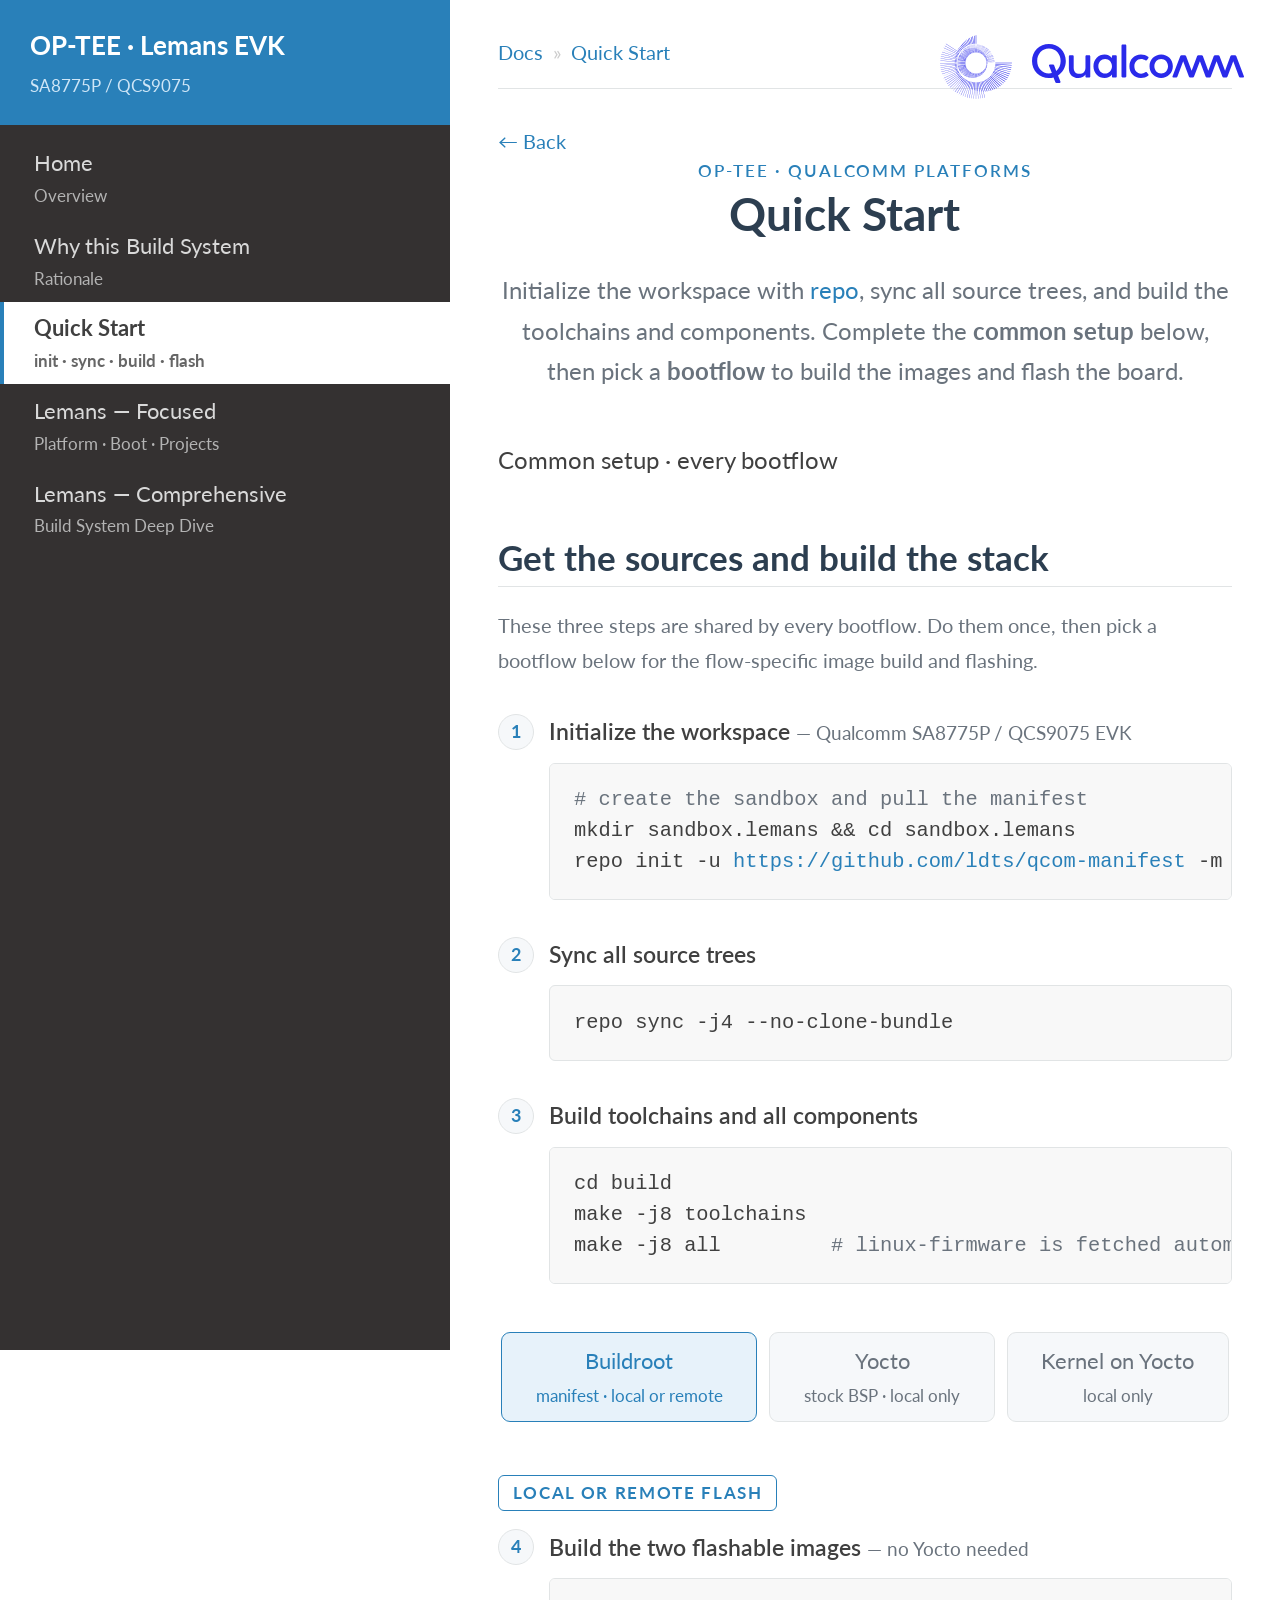
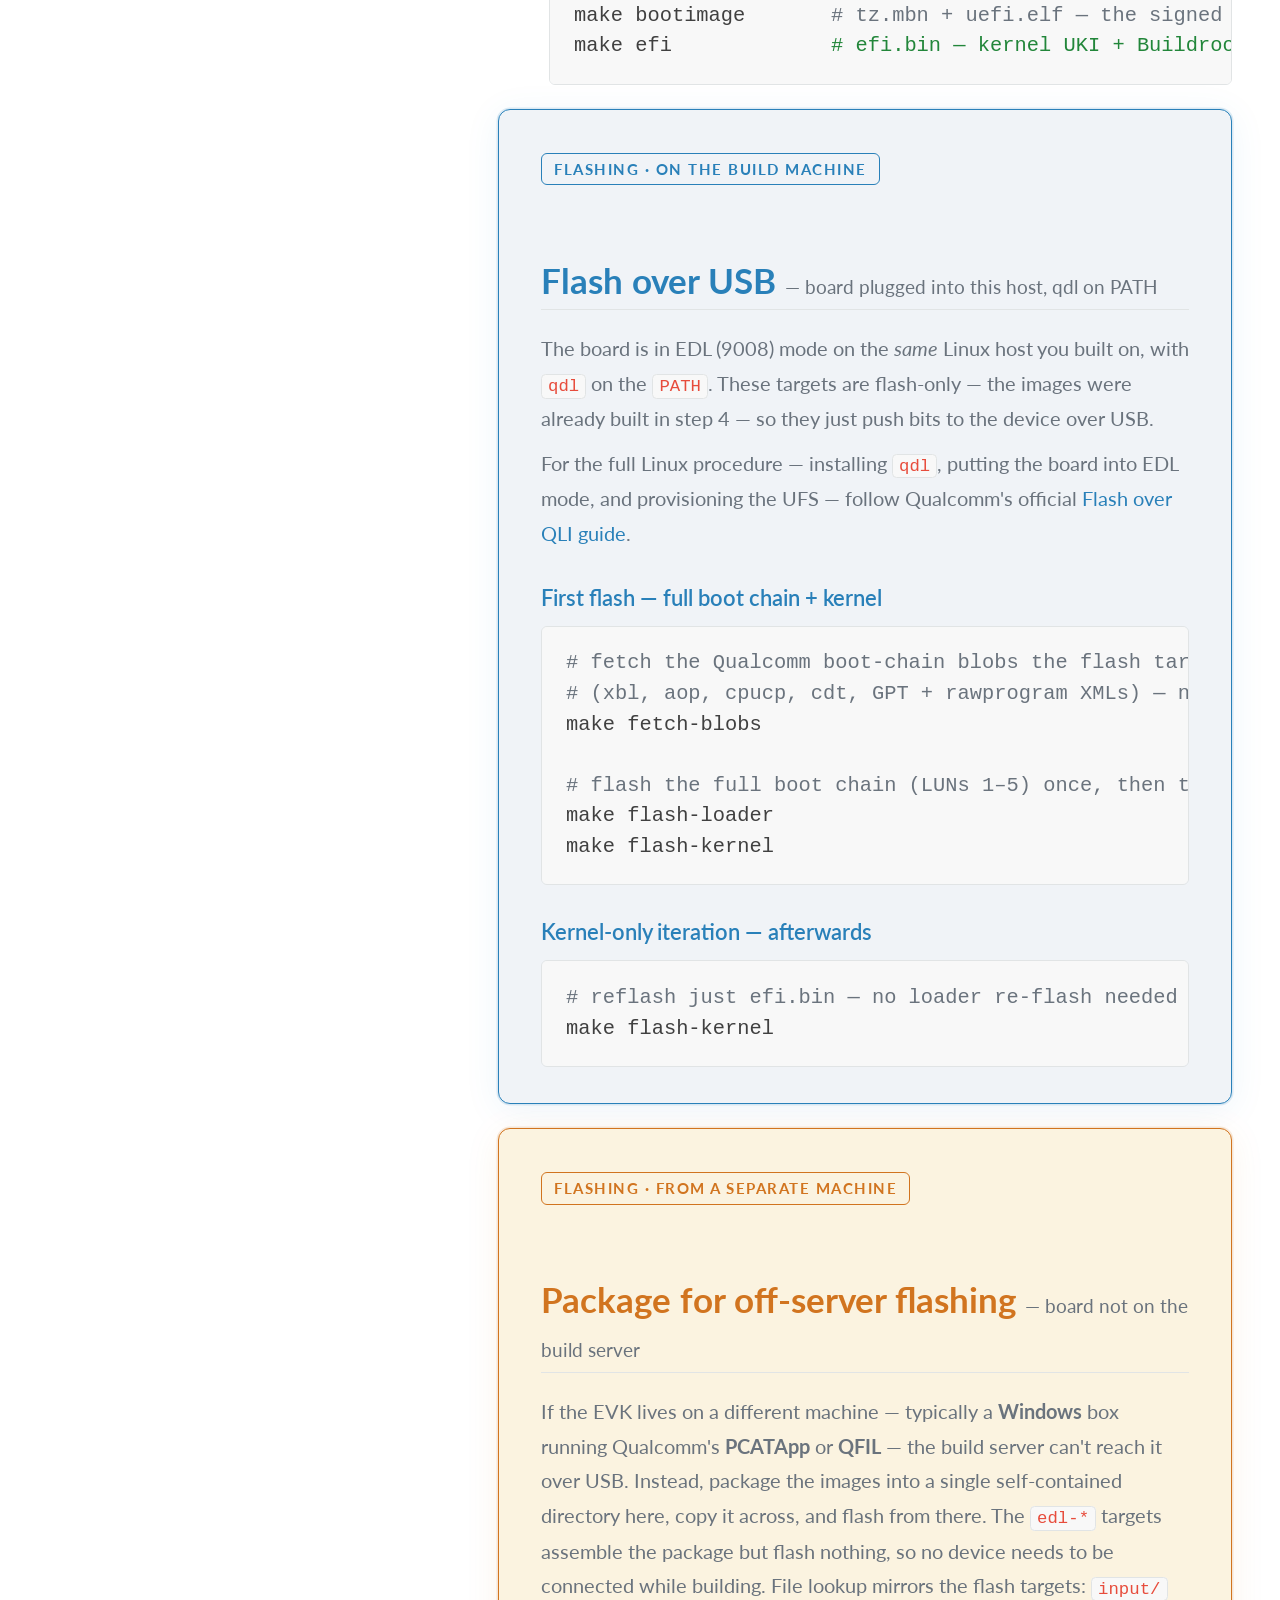
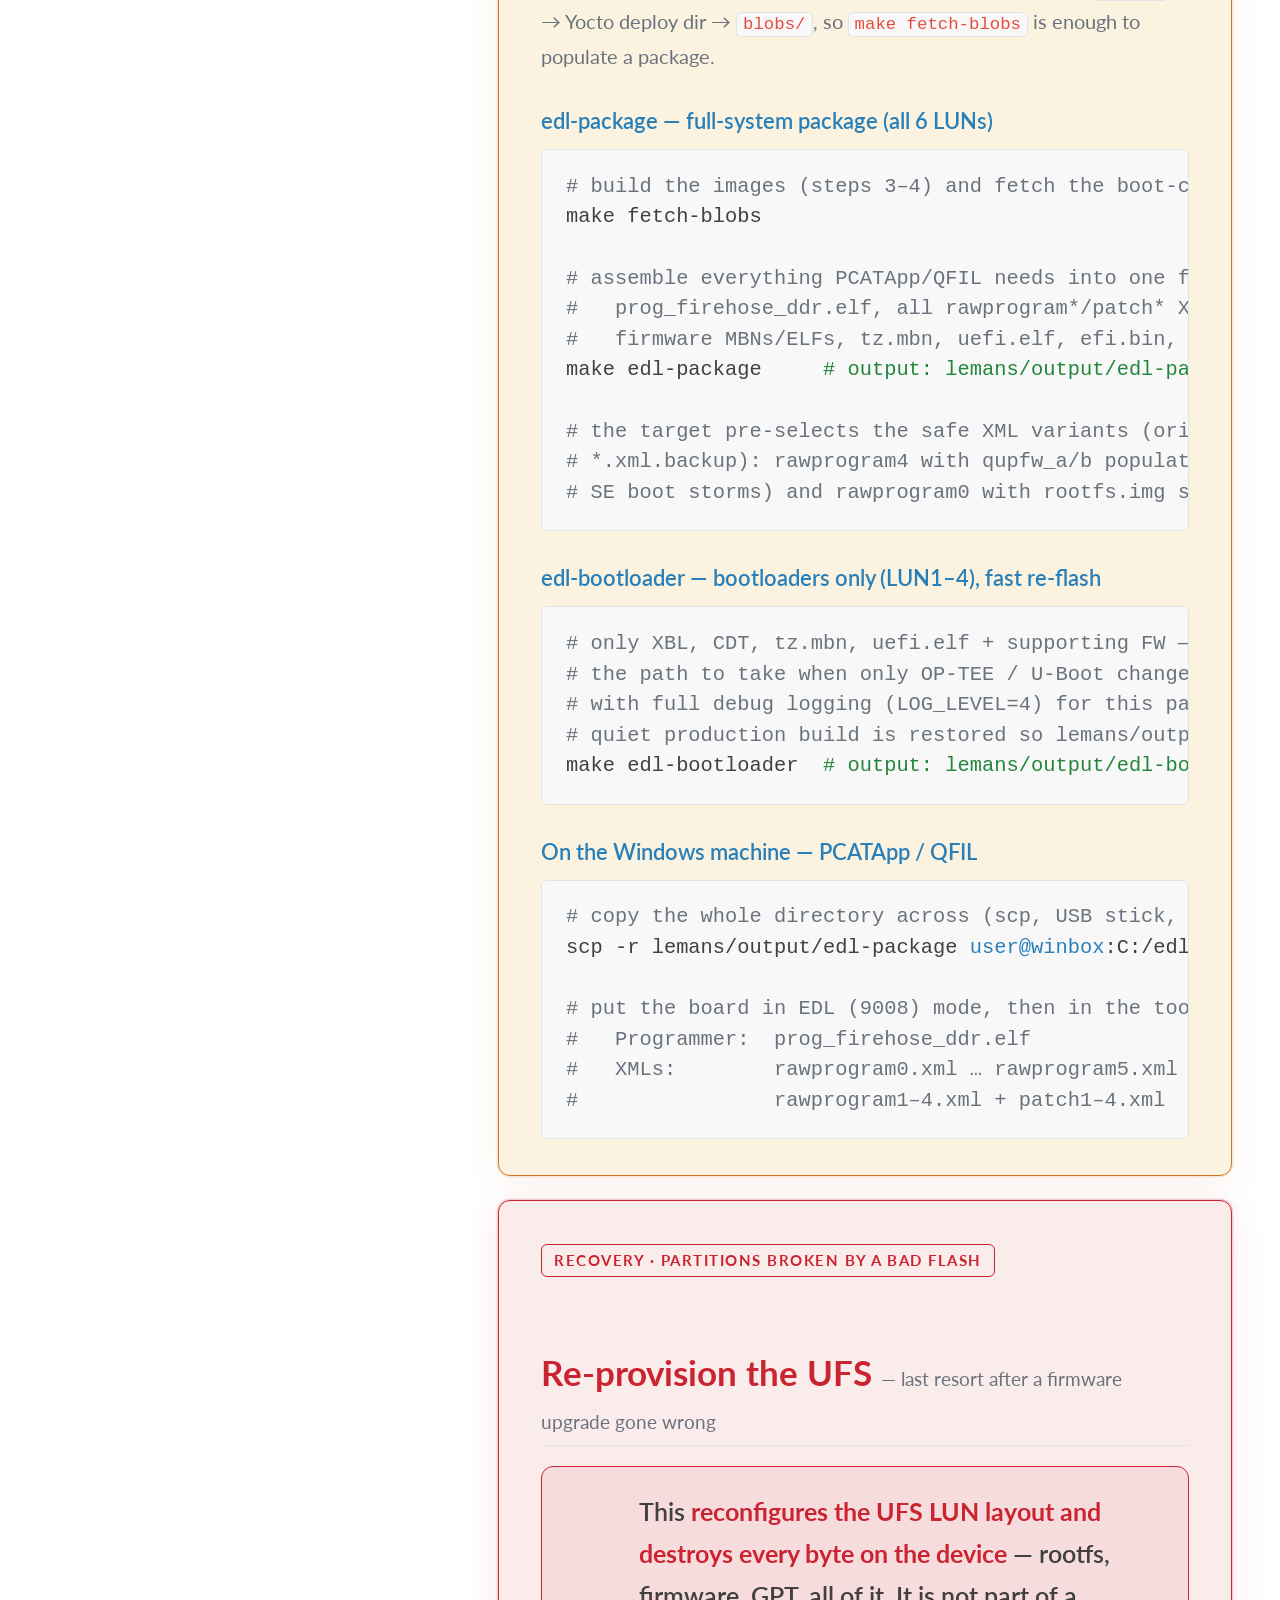
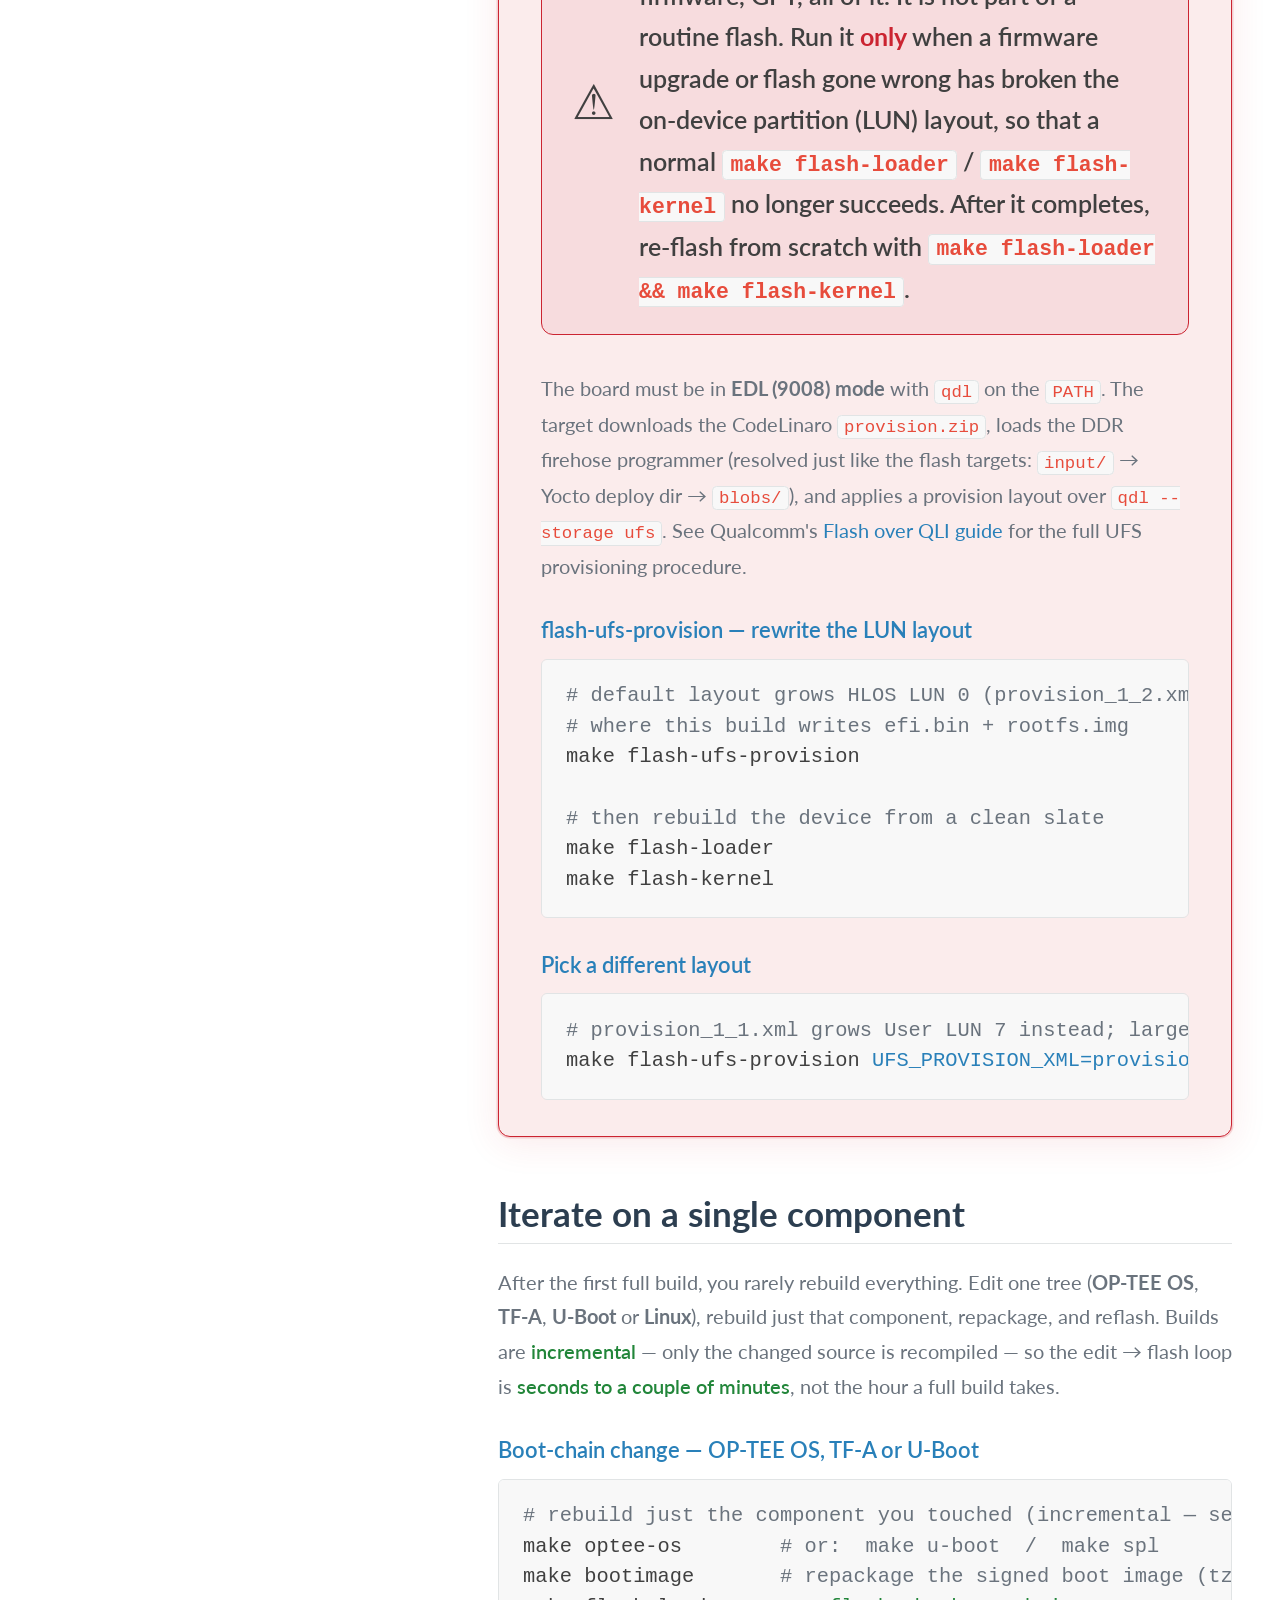
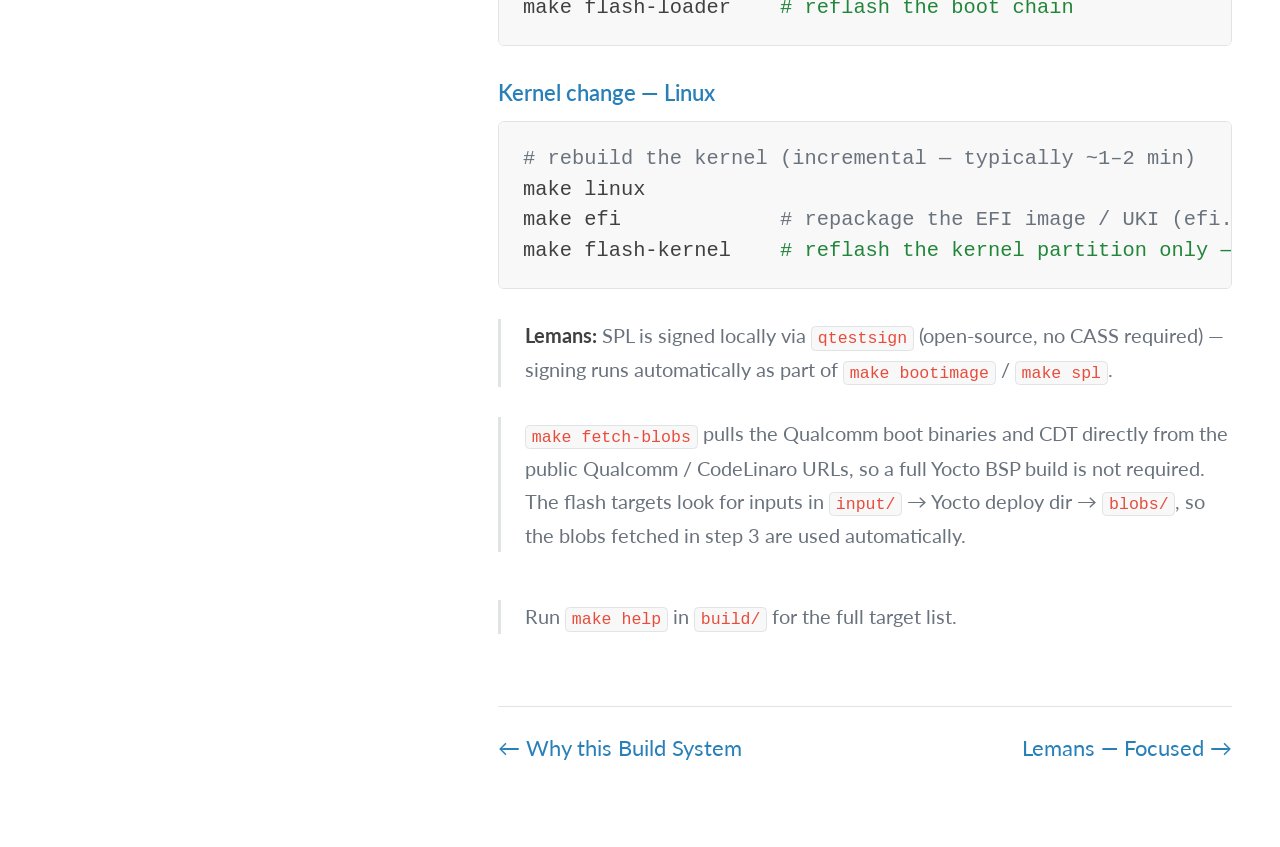
<file: docs/quick-start.html>
<!DOCTYPE html>
<html lang="en">
<head>
<meta charset="UTF-8">
<meta name="viewport" content="width=device-width, initial-scale=1.0">
<title>Quick Start — OP-TEE on Qualcomm</title>
<link rel="preconnect" href="https://fonts.googleapis.com">
<link rel="preconnect" href="https://fonts.gstatic.com" crossorigin>
<link href="https://fonts.googleapis.com/css2?family=Lato:wght@400;700&display=swap" rel="stylesheet">
<style>
  *, *::before, *::after { box-sizing: border-box; margin: 0; padding: 0; }
  :root {
    --bg:       #ffffff;
    --card-bg:  #f6f8fa;
    --border:   #e1e4e5;
    --text:     #404040;
    --muted:    #6a737d;
    --accent:   #2980b9;
    --green:    #22863a;
    --orange:   #d1741f;
    --red:      #cb2431;
  }
  a.back {
    align-self: flex-start;
    color: var(--muted);
    text-decoration: none;
    font-size: 0.85rem;
    display: flex;
    align-items: center;
    gap: 6px;
    transition: color .15s;
  }
  a.back:hover { color: var(--accent); }

  .eyebrow {
    font-size: 11px;
    font-weight: 600;
    letter-spacing: .12em;
    text-transform: uppercase;
    color: var(--accent);
    text-align: center;
  }
  h1 {
    font-size: clamp(24px, 3.5vw, 42px);
    font-weight: 700;
    text-align: center;
    line-height: 1.2;
  }
  .subtitle {
    font-size: 1rem;
    color: var(--muted);
    text-align: center;
    max-width: 620px;
    line-height: 1.7;
  }
  .subtitle a { color: var(--accent); }

  .tabs {
    display: flex;
    gap: 0.5rem;
    justify-content: center;
  }
  .tab-btn {
    background: var(--card-bg);
    border: 1px solid var(--border);
    border-radius: 6px;
    color: var(--muted);
    font: inherit;
    font-size: 0.9rem;
    padding: 0.45rem 1.4rem;
    cursor: pointer;
    transition: border-color .15s, color .15s, background .15s;
  }
  .tab-btn:hover { border-color: var(--accent); }
  .tab-btn.active { color: var(--accent); border-color: var(--accent); background: #e7f2fa; }
  .tab-btn .hint { display: block; font-size: 0.7rem; margin-top: 2px; }

  .panel { display: none; width: 100%; max-width: 760px; }
  .panel.active { display: block; }
  .setup { width: 100%; max-width: 760px; }
  /* keep the flashing boxes / sections full-width inside a panel */
  .panel .highlight, .panel .section-head, .panel .iter { margin-left: auto; margin-right: auto; }

  /* locality badge for a whole bootflow panel */
  .flow-badge {
    display: inline-block;
    font-size: 0.7rem;
    font-weight: 700;
    letter-spacing: .1em;
    text-transform: uppercase;
    border-radius: 4px;
    padding: 2px 9px;
    margin-bottom: 0.75rem;
  }
  .flow-badge.both  { color: var(--accent); border: 1px solid var(--accent); }
  .flow-badge.local { color: var(--orange); border: 1px solid var(--orange); }

  .step {
    display: flex;
    align-items: baseline;
    gap: 10px;
    margin: 1.5rem 0 0.5rem;
  }
  .step:first-of-type { margin-top: 0; }
  .step .num {
    flex: none;
    width: 24px;
    height: 24px;
    border-radius: 50%;
    background: var(--card-bg);
    border: 1px solid var(--border);
    color: var(--accent);
    font-size: 12px;
    font-weight: 700;
    display: inline-flex;
    align-items: center;
    justify-content: center;
    align-self: center;
  }
  .step .title {
    font-size: 0.95rem;
    font-weight: 600;
    color: var(--text);
  }
  .step .hint, .section-head .hint { font-size: 0.8rem; color: var(--muted); font-weight: 400; }
  .optional {
    color: var(--orange);
    font-weight: 700;
    font-size: 0.7rem;
    letter-spacing: .1em;
    text-transform: uppercase;
    border: 1px solid var(--orange);
    border-radius: 4px;
    padding: 1px 7px;
    margin-left: 6px;
  }

  pre {
    background: var(--card-bg);
    border: 1px solid var(--border);
    border-radius: 8px;
    padding: 1rem 1.25rem;
    margin-left: 34px;
    overflow-x: auto;
    font-family: 'JetBrains Mono', 'Fira Code', ui-monospace, 'SFMono-Regular', Menlo, Consolas, 'Liberation Mono', monospace;
    font-variant-ligatures: none;
    font-size: 0.85rem;
    line-height: 1.7;
    color: var(--text);
  }
  pre .cmt    { color: var(--muted); }
  pre .accent { color: var(--accent); }
  pre .grn    { color: var(--green); }

  .section-head {
    width: 100%;
    max-width: 760px;
    margin-top: 1rem;
  }
  .section-head h2 {
    font-size: 1.05rem;
    font-weight: 700;
    color: var(--text);
  }
  .section-head p {
    font-size: 0.85rem;
    color: var(--muted);
    line-height: 1.7;
    margin-top: 0.4rem;
  }
  .iter {
    width: 100%;
    max-width: 760px;
    display: grid;
    gap: 1.25rem;
    grid-template-columns: 1fr;
  }
  .iter .label {
    font-size: 0.9rem;
    font-weight: 600;
    color: var(--accent);
    margin-bottom: 0.4rem;
  }
  .iter pre { margin-left: 0; }
  /* Grid items default to min-width:auto, which lets a long <pre> line push
     past the container instead of scrolling. min-width:0 lets overflow-x work. */
  .iter > div { min-width: 0; }
  .fast {
    color: var(--green);
    font-weight: 600;
  }
  /* plain section-head immediately followed by a test/iteration grid (not inside a .highlight) */
  .section-head + .iter { margin-top: 1.25rem; }

  .note {
    max-width: 760px;
    width: 100%;
    margin-left: auto;
    margin-right: auto;
    margin-top: 1.25rem;
    font-size: 13px;
    color: var(--muted);
    line-height: 1.7;
    border-left: 2px solid var(--border);
    padding-left: 1rem;
  }
  .note code { color: var(--accent); font-family: 'JetBrains Mono', 'Fira Code', ui-monospace, 'SFMono-Regular', Menlo, Consolas, monospace; }

  /* highlighted flashing callout — two colour variants */
  .highlight {
    width: 100%;
    max-width: 760px;
    margin: 1rem auto 0;
    border-radius: 8px;
    padding: 1.5rem 1.75rem;
  }
  /* primary: flash from the build machine (blue/accent) */
  .highlight.primary {
    background: #f0f3f7;
    border: 1px solid var(--accent);
    box-shadow: 0 0 0 1px rgba(41,128,185,.15), 0 4px 24px rgba(41,128,185,.08);
  }
  .highlight.primary .section-head h2,
  .highlight.primary .badge { color: var(--accent); }
  .highlight.primary .badge { border-color: var(--accent); }
  /* alternative: flash from a separate machine (orange) */
  .highlight.alt {
    background: #fbf3e0;
    border: 1px solid var(--orange);
    box-shadow: 0 0 0 1px rgba(209,116,31,.15), 0 4px 24px rgba(209,116,31,.08);
  }
  .highlight.alt .section-head h2,
  .highlight.alt .badge { color: var(--orange); }
  .highlight.alt .badge { border-color: var(--orange); }
  .highlight.danger {
    background: #fbecec;
    border: 1px solid var(--red);
    box-shadow: 0 0 0 1px rgba(203,36,49,.18), 0 4px 24px rgba(203,36,49,.10);
  }
  .highlight.danger .section-head h2,
  .highlight.danger .badge { color: var(--red); }
  .highlight.danger .badge { border-color: var(--red); }
  .danger-banner {
    display: flex;
    align-items: center;
    gap: 1rem;
    margin: 0 0 1.5rem;
    padding: 1rem 1.25rem;
    border: 1px solid var(--red);
    border-radius: 8px;
    background: rgba(203,36,49,.08);
  }
  .danger-banner .icon { font-size: 2rem; line-height: 1; flex-shrink: 0; }
  .danger-banner .msg { font-size: 1.05rem; font-weight: 600; color: var(--text); }
  .danger-banner .msg strong { color: var(--red); }
  .highlight .section-head,
  .highlight .iter { max-width: none; }
  .highlight .section-head { margin-top: 0; }
  .highlight .iter { margin-top: 1.25rem; }
  .highlight .badge {
    display: inline-block;
    font-size: 10px;
    font-weight: 700;
    letter-spacing: .1em;
    text-transform: uppercase;
    border: 1px solid;
    border-radius: 4px;
    padding: 2px 8px;
    margin-bottom: 0.75rem;
  }

  /* Vertical rhythm between top-level flow blocks (old body flex-gap is gone) */
  main.rtd-doc .subtitle { margin: 0.75rem auto 0; }
  main.rtd-doc .setup { margin: 2rem auto; }
  main.rtd-doc .tabs { margin: 0 auto 2rem; }
  main.rtd-doc .panel { margin: 0 auto; }
  main.rtd-doc > .note { margin-top: 2rem; }
  .mobile-only-notice { display: none; }
  @media (max-width: 640px) {
    h1 { font-size: clamp(22px, 7vw, 30px); }
    .section-head h2 { font-size: 1rem; }
    .step .title { font-size: 0.9rem; }
    .step { gap: 8px; }
    .highlight { padding: 1.1rem 0.9rem; }
    .danger-banner { padding: 0.85rem 0.95rem; gap: 0.6rem; }
    .danger-banner .icon { font-size: 1.5rem; }
    .danger-banner .msg { font-size: 0.9rem; }
    /* Small screens: the command/code blocks don't read well, so hide them
       and show a "view on desktop" notice instead. */
    pre { display: none; }
    .iter .label { display: none; }
    .mobile-only-notice {
      display: block;
      margin: 1.25rem auto 0;
      max-width: 760px;
      background: #fff8e6;
      border: 1px solid var(--orange);
      border-radius: 8px;
      padding: 0.85rem 1rem;
      color: var(--text);
      font-size: 0.9rem;
      line-height: 1.55;
      text-align: center;
    }
    .mobile-only-notice strong { color: var(--orange); }
  }
</style>
<link rel="stylesheet" href="_rtd.css">
</head>
<body class="rtd" data-page="quick">
<main class="rtd-doc">

  <a class="back" href="index.html">← Back</a>

  <div class="eyebrow">OP-TEE · Qualcomm Platforms</div>
  <h1 id="quick-start">Quick Start</h1>
  <p class="subtitle">
    Initialize the workspace with <a href="https://gerrit.googlesource.com/git-repo">repo</a>,
    sync all source trees, and build the toolchains and components. Complete the
    <strong>common setup</strong> below, then pick a <strong>bootflow</strong> to
    build the images and flash the board.
  </p>

  <div class="mobile-only-notice">
    📱 <strong>Best viewed on a desktop.</strong> The command blocks are hidden on
    small screens — open this Quick Start on a larger display to copy the commands.
  </div>

  <!-- ═══════════════════ COMMON SETUP · every bootflow ═══════════════════ -->
  <div class="setup">
    <div class="section-head">
      <span class="badge">Common setup · every bootflow</span>
      <h2>Get the sources and build the stack</h2>
      <p>
        These three steps are shared by every bootflow. Do them once, then pick a
        bootflow below for the flow-specific image build and flashing.
      </p>
    </div>

    <div class="step"><span class="num">1</span>
      <span class="title">Initialize the workspace <span class="hint">— Qualcomm SA8775P / QCS9075 EVK</span></span></div>
<pre><span class="cmt"># create the sandbox and pull the manifest</span>
mkdir sandbox.lemans &amp;&amp; cd sandbox.lemans
repo init -u <a href="https://github.com/ldts/qcom-manifest.git"><span class="accent">https://github.com/ldts/qcom-manifest</span></a> -m lemans.xml</pre>

    <div class="step"><span class="num">2</span>
      <span class="title">Sync all source trees</span></div>
<pre>repo sync -j4 --no-clone-bundle</pre>

    <div class="step"><span class="num">3</span>
      <span class="title">Build toolchains and all components</span></div>
<pre>cd build
make -j8 toolchains
make -j8 all         <span class="cmt"># linux-firmware is fetched automatically by buildroot</span></pre>
  </div>

  <div class="tabs">
    <button class="tab-btn active" data-panel="buildroot">Buildroot<span class="hint">manifest · local or remote</span></button>
    <button class="tab-btn" data-panel="yocto">Yocto<span class="hint">stock BSP · local only</span></button>
    <button class="tab-btn" data-panel="kernel-on-yocto">Kernel on Yocto<span class="hint">local only</span></button>
  </div>

  <!-- ═══════════════════ FLOW 1 · BUILDROOT (from manifest) ═══════════════════ -->
  <div class="panel active" id="buildroot">

    <span class="flow-badge both">Local or remote flash</span>

    <div class="step"><span class="num">4</span>
      <span class="title">Build the two flashable images <span class="hint">— no Yocto needed</span></span></div>
<pre>make bootimage       <span class="cmt"># tz.mbn + uefi.elf — the signed boot chain</span>
make efi             <span class="grn"># efi.bin — kernel UKI + Buildroot rootfs</span></pre>

  <!-- ─────────────────────── FLASHING ─────────────────────── -->
  <div class="highlight primary">
  <div class="section-head">
    <span class="badge">Flashing · on the build machine</span>
    <h2>Flash over USB <span class="hint">— board plugged into this host, qdl on PATH</span></h2>
    <p>
      The board is in EDL (9008) mode on the <em>same</em> Linux host you built on,
      with <code>qdl</code> on the <code>PATH</code>. These targets are flash-only —
      the images were already built in step&nbsp;4 — so they just push bits to the
      device over USB.
    </p>
    <p>
      For the full Linux procedure — installing <code>qdl</code>, putting the board
      into EDL mode, and provisioning the UFS — follow Qualcomm's official
      <a href="https://dragonwingdocs.qualcomm.com/Linux/devices/iq9075-evk/update-software/flash-over-qli">Flash over QLI guide</a>.
    </p>
  </div>

  <div class="iter">
    <div>
      <div class="label">First flash — full boot chain + kernel</div>
<pre><span class="cmt"># fetch the Qualcomm boot-chain blobs the flash targets need</span>
<span class="cmt"># (xbl, aop, cpucp, cdt, GPT + rawprogram XMLs) — no Yocto build needed</span>
make fetch-blobs

<span class="cmt"># flash the full boot chain (LUNs 1–5) once, then the kernel (LUN 0)</span>
make flash-loader
make flash-kernel</pre>
    </div>

    <div>
      <div class="label">Kernel-only iteration — afterwards</div>
<pre><span class="cmt"># reflash just efi.bin — no loader re-flash needed</span>
make flash-kernel</pre>
    </div>
  </div>
  </div>

  <div class="highlight alt">
  <div class="section-head">
    <span class="badge">Flashing · from a separate machine</span>
    <h2>Package for off-server flashing <span class="hint">— board not on the build server</span></h2>
    <p>
      If the EVK lives on a different machine — typically a <strong>Windows</strong>
      box running Qualcomm's <strong>PCATApp</strong> or <strong>QFIL</strong> — the
      build server can't reach it over USB. Instead, package the images into a single
      self-contained directory here, copy it across, and flash from there. The
      <code>edl-*</code> targets assemble the package but flash nothing, so no
      device needs to be connected while building. File lookup mirrors the flash
      targets: <code>input/</code> → Yocto deploy dir → <code>blobs/</code>, so
      <code>make fetch-blobs</code> is enough to populate a package.
    </p>
  </div>

  <div class="iter">
    <div>
      <div class="label">edl-package — full-system package (all 6 LUNs)</div>
<pre><span class="cmt"># build the images (steps 3–4) and fetch the boot-chain blobs first</span>
make fetch-blobs

<span class="cmt"># assemble everything PCATApp/QFIL needs into one flat directory:</span>
<span class="cmt">#   prog_firehose_ddr.elf, all rawprogram*/patch* XMLs, GPT bins,</span>
<span class="cmt">#   firmware MBNs/ELFs, tz.mbn, uefi.elf, efi.bin, qupv3fw.elf</span>
make edl-package     <span class="grn"># output: lemans/output/edl-package/</span>

<span class="cmt"># the target pre-selects the safe XML variants (originals kept as</span>
<span class="cmt"># *.xml.backup): rawprogram4 with qupfw_a/b populated (avoids GENI</span>
<span class="cmt"># SE boot storms) and rawprogram0 with rootfs.img stripped out.</span></pre>
    </div>

    <div>
      <div class="label">edl-bootloader — bootloaders only (LUN1–4), fast re-flash</div>
<pre><span class="cmt"># only XBL, CDT, tz.mbn, uefi.elf + supporting FW — no efi.bin/rootfs.</span>
<span class="cmt"># the path to take when only OP-TEE / U-Boot changed. OP-TEE is built</span>
<span class="cmt"># with full debug logging (LOG_LEVEL=4) for this package, then the</span>
<span class="cmt"># quiet production build is restored so lemans/output/ stays clean.</span>
make edl-bootloader  <span class="grn"># output: lemans/output/edl-bootloader/</span></pre>
    </div>

    <div>
      <div class="label">On the Windows machine — PCATApp / QFIL</div>
<pre><span class="cmt"># copy the whole directory across (scp, USB stick, share, …)</span>
scp -r lemans/output/edl-package <span class="accent">user@winbox</span>:C:/edl-package

<span class="cmt"># put the board in EDL (9008) mode, then in the tool:</span>
<span class="cmt">#   Programmer:  prog_firehose_ddr.elf</span>
<span class="cmt">#   XMLs:        rawprogram0.xml … rawprogram5.xml + patch0.xml (full)</span>
<span class="cmt">#                rawprogram1–4.xml + patch1–4.xml   (bootloader-only)</span></pre>
    </div>
  </div>
  </div>

  <!-- ─────────────────── UFS RECOVERY ─────────────────── -->
  <div class="highlight danger">
  <div class="section-head">
    <span class="badge">Recovery · partitions broken by a bad flash</span>
    <h2>Re-provision the UFS <span class="hint">— last resort after a firmware upgrade gone wrong</span></h2>
  </div>

  <div class="danger-banner">
    <span class="icon">⚠️</span>
    <span class="msg">
      This <strong>reconfigures the UFS LUN layout and destroys every byte on the
      device</strong> — rootfs, firmware, GPT, all of it. It is not part of a
      routine flash. Run it <strong>only</strong> when a firmware upgrade or flash
      gone wrong has broken the on-device partition (LUN) layout, so that a normal
      <code>make flash-loader</code> / <code>make flash-kernel</code> no longer
      succeeds. After it completes, re-flash from scratch with
      <code>make flash-loader &amp;&amp; make flash-kernel</code>.
    </span>
  </div>

  <div class="section-head">
    <p>
      The board must be in <strong>EDL (9008) mode</strong> with <code>qdl</code>
      on the <code>PATH</code>. The target downloads the CodeLinaro
      <code>provision.zip</code>, loads the DDR firehose programmer (resolved just
      like the flash targets: <code>input/</code> → Yocto deploy dir →
      <code>blobs/</code>), and applies a provision layout over
      <code>qdl --storage ufs</code>. See Qualcomm's
      <a href="https://dragonwingdocs.qualcomm.com/Linux/devices/iq9075-evk/update-software/flash-over-qli">Flash over QLI guide</a>
      for the full UFS provisioning procedure.
    </p>
  </div>

  <div class="iter">
    <div>
      <div class="label">flash-ufs-provision — rewrite the LUN layout</div>
<pre><span class="cmt"># default layout grows HLOS LUN 0 (provision_1_2.xml) — LUN 0 is</span>
<span class="cmt"># where this build writes efi.bin + rootfs.img</span>
make flash-ufs-provision

<span class="cmt"># then rebuild the device from a clean slate</span>
make flash-loader
make flash-kernel</pre>
    </div>

    <div>
      <div class="label">Pick a different layout</div>
<pre><span class="cmt"># provision_1_1.xml grows User LUN 7 instead; larger NHLOS LUNs</span>
make flash-ufs-provision <span class="accent">UFS_PROVISION_XML=provision_1_1.xml</span></pre>
    </div>
  </div>
  </div>

  <div class="section-head">
    <h2>Iterate on a single component</h2>
    <p>
      After the first full build, you rarely rebuild everything. Edit one tree
      (<strong>OP-TEE OS</strong>, <strong>TF-A</strong>, <strong>U-Boot</strong> or
      <strong>Linux</strong>), rebuild just that component, repackage, and reflash.
      Builds are <span class="fast">incremental</span> — only the changed source is
      recompiled — so the edit → flash loop is <span class="fast">seconds to a couple of
      minutes</span>, not the hour a full build takes.
    </p>
  </div>

  <div class="iter">
    <div>
      <div class="label">Boot-chain change — OP-TEE OS, TF-A or U-Boot</div>
<pre><span class="cmt"># rebuild just the component you touched (incremental — seconds–minutes)</span>
make optee-os        <span class="cmt"># or:  make u-boot  /  make spl</span>
make bootimage       <span class="cmt"># repackage the signed boot image (tz.mbn + uefi.elf)</span>
make flash-loader    <span class="grn"># reflash the boot chain</span></pre>
    </div>

    <div>
      <div class="label">Kernel change — Linux</div>
<pre><span class="cmt"># rebuild the kernel (incremental — typically ~1–2 min)</span>
make linux
make efi             <span class="cmt"># repackage the EFI image / UKI (efi.bin)</span>
make flash-kernel    <span class="grn"># reflash the kernel partition only — firmware untouched</span></pre>
    </div>
  </div>

  <p class="note" id="lemans-sign">
    <strong style="color:var(--text)">Lemans:</strong> SPL is signed locally via
    <code>qtestsign</code> (open-source, no CASS required) — signing runs automatically
    as part of <code>make bootimage</code> / <code>make spl</code>.
  </p>

  <p class="note">
    <code>make fetch-blobs</code> pulls the Qualcomm boot binaries and CDT directly from the
    public Qualcomm / CodeLinaro URLs, so a full Yocto BSP build is not required.
    The flash targets look for inputs in <code>input/</code> → Yocto deploy dir →
    <code>blobs/</code>, so the blobs fetched in step&nbsp;3 are used automatically.
  </p>

  </div><!-- /panel #buildroot -->

  <!-- ═══════════════════ FLOW 2 · YOCTO (stock BSP) ═══════════════════ -->
  <div class="panel" id="yocto">

    <span class="flow-badge local">Local flash only</span>

    <div class="section-head">
      <h2>Build &amp; flash the stock Yocto release</h2>
      <p>
        Build and flash the released, <strong>unmodified</strong> Qualcomm
        BSP as a known-good reference — nothing from the manifest is
        substituted. This flow flashes over USB from the build host only;
        there is no off-server package for it. Not required for a normal
        build — the Buildroot flow already gives you a bootable image.
      </p>
    </div>

    <div class="iter">
      <div>
        <div class="label">Build the Yocto stack</div>
<pre><span class="cmt"># clones meta-qcom and builds via kas — several hours.</span>
<span class="cmt"># flash-yocto reads the release straight from the Yocto deploy</span>
<span class="cmt"># dir, so no manual copy into lemans/output/ is needed.</span>
make yocto</pre>
      </div>

      <div>
        <div class="label">Flash the full release (all 6 LUNs)</div>
<pre><span class="cmt"># flashes the pristine BSP: bootloader, firmware, efi.bin + rootfs.img.</span>
make flash-yocto

<span class="cmt"># NOTE: this overwrites whatever flash-loader / flash-kernel installed.</span>
<span class="cmt"># Re-run those afterward to restore your custom build.</span></pre>
      </div>
    </div>

  </div><!-- /panel #yocto -->

  <!-- ═══════════════ FLOW 3 · MANIFEST KERNEL ON YOCTO ROOTFS ═══════════════ -->
  <div class="panel" id="kernel-on-yocto">

    <span class="flow-badge local">Local flash only</span>

    <div class="section-head">
      <h2>Run your kernel on the on-disk Yocto rootfs</h2>
      <p>
        Wrap the locally-built kernel in a UKI that boots
        <code>root=PARTLABEL=rootfs</code> against the <strong>already-flashed
        Yocto rootfs</strong>, instead of the Buildroot initramfs. Only the
        <code>efi.bin</code> is reflashed — the rootfs is untouched.
      </p>
      <p>
        <strong style="color:var(--orange)">Prerequisite:</strong> run the
        <strong>Yocto</strong> flow first — <code>make efi-kernel-only</code>
        errors out unless the Yocto <code>efi.bin</code> exists and the Yocto
        rootfs is flashed on the board.
      </p>
    </div>

    <div class="iter">
      <div>
        <div class="label">Build the kernel-only UKI and reflash it</div>
<pre><span class="cmt"># wraps the freshly-built kernel in an efi.bin that boots the</span>
<span class="cmt"># on-disk Yocto rootfs (root=PARTLABEL=rootfs).</span>
make efi-kernel-only
make flash-kernel    <span class="grn"># reflash efi.bin only — Yocto rootfs untouched</span></pre>
      </div>
    </div>

    <p class="note">
      <code>make efi-kernel-only</code> builds the kernel for you — it depends on
      <code>make linux</code>, which generates <code>.config</code> from
      <code>make linux-defconfig</code> automatically on the first build and rebuilds
      incrementally afterwards. Run <code>make linux-defconfig</code> yourself only to
      clean and refresh the kernel config (it runs <code>mrproper</code>, forcing a
      full rebuild) — e.g. after bumping the kernel or changing enabled options.
    </p>

  </div><!-- /panel #kernel-on-yocto -->

  <p class="note">
    Run <code>make help</code> in <code>build/</code> for the full target list.
  </p>

</main>
<script>
  document.querySelectorAll('.tab-btn').forEach(function (btn) {
    btn.addEventListener('click', function () {
      var target = btn.dataset.panel;
      document.querySelectorAll('.tab-btn').forEach(function (b) {
        b.classList.toggle('active', b === btn);
      });
      document.querySelectorAll('.panel').forEach(function (p) {
        p.classList.toggle('active', p.id === target);
      });
    });
  });
</script>
<script src="_rtd.js"></script>

</body>
</html>
</file>
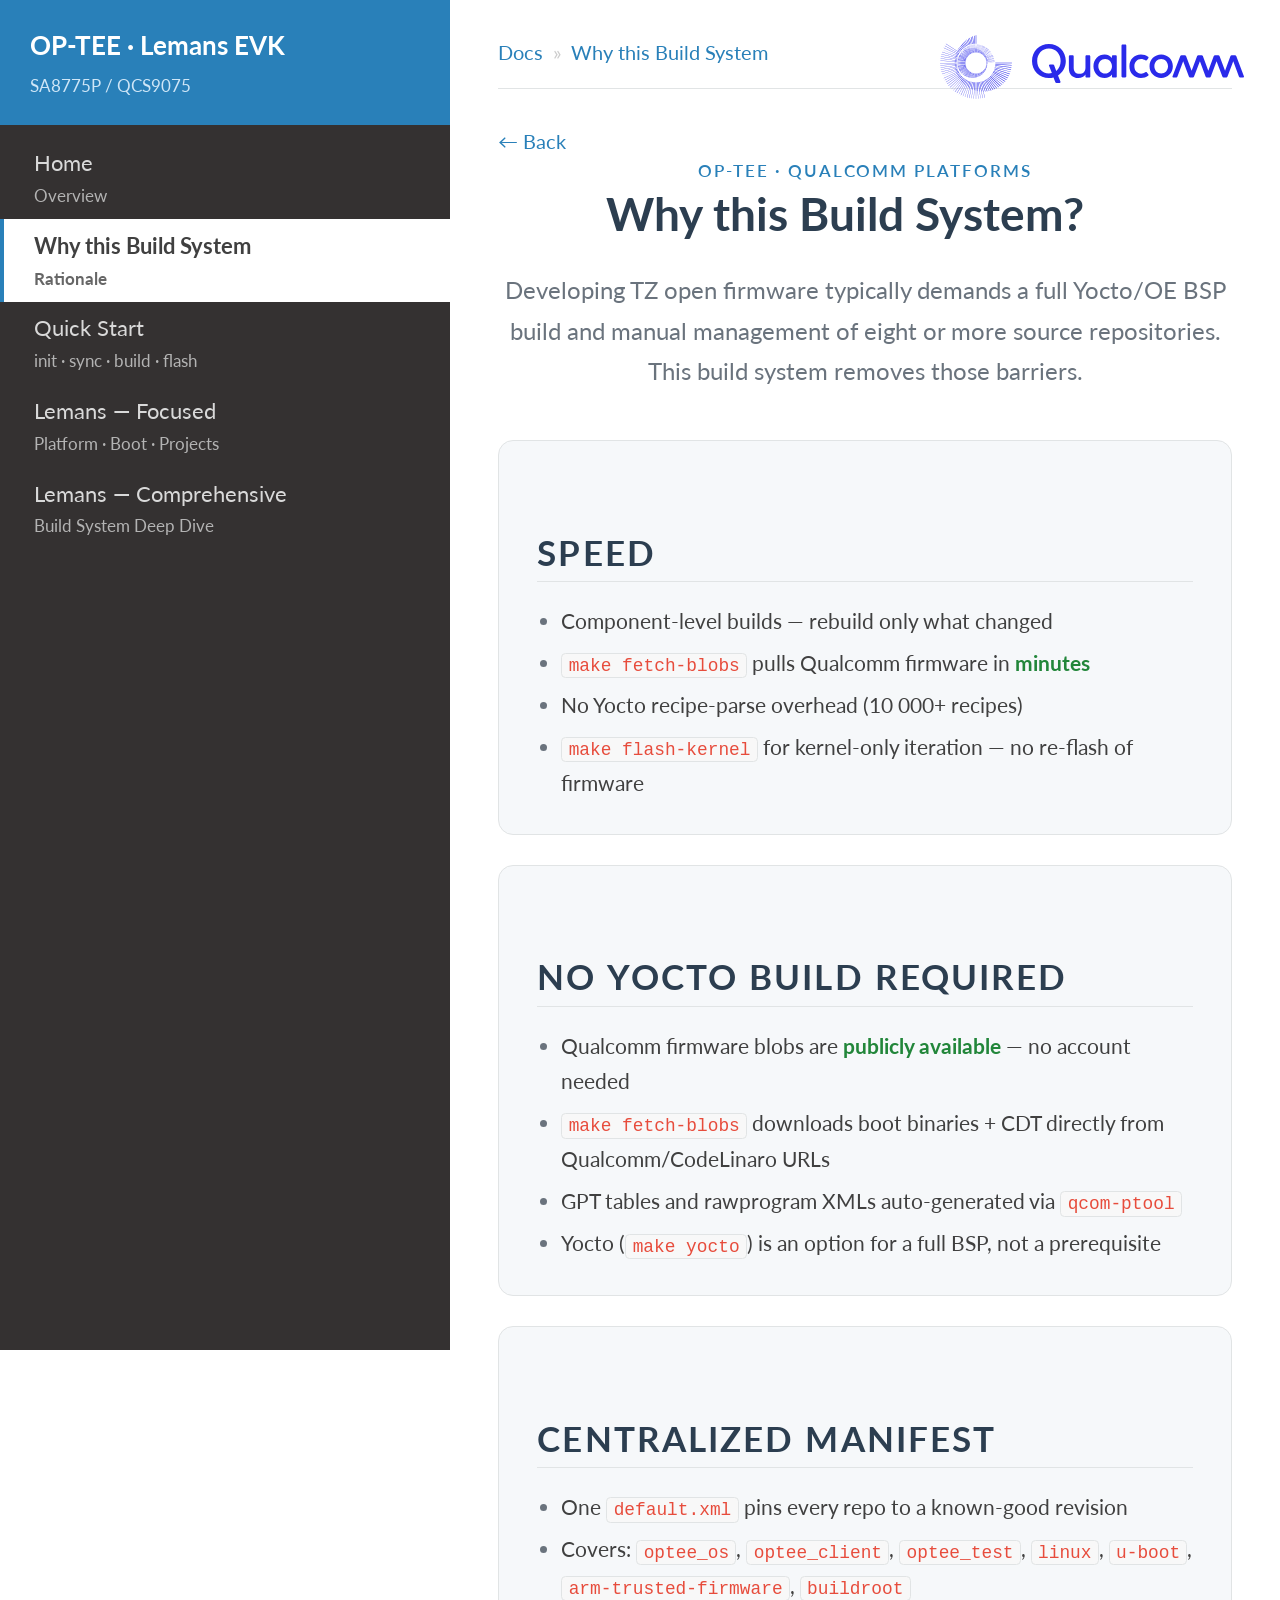
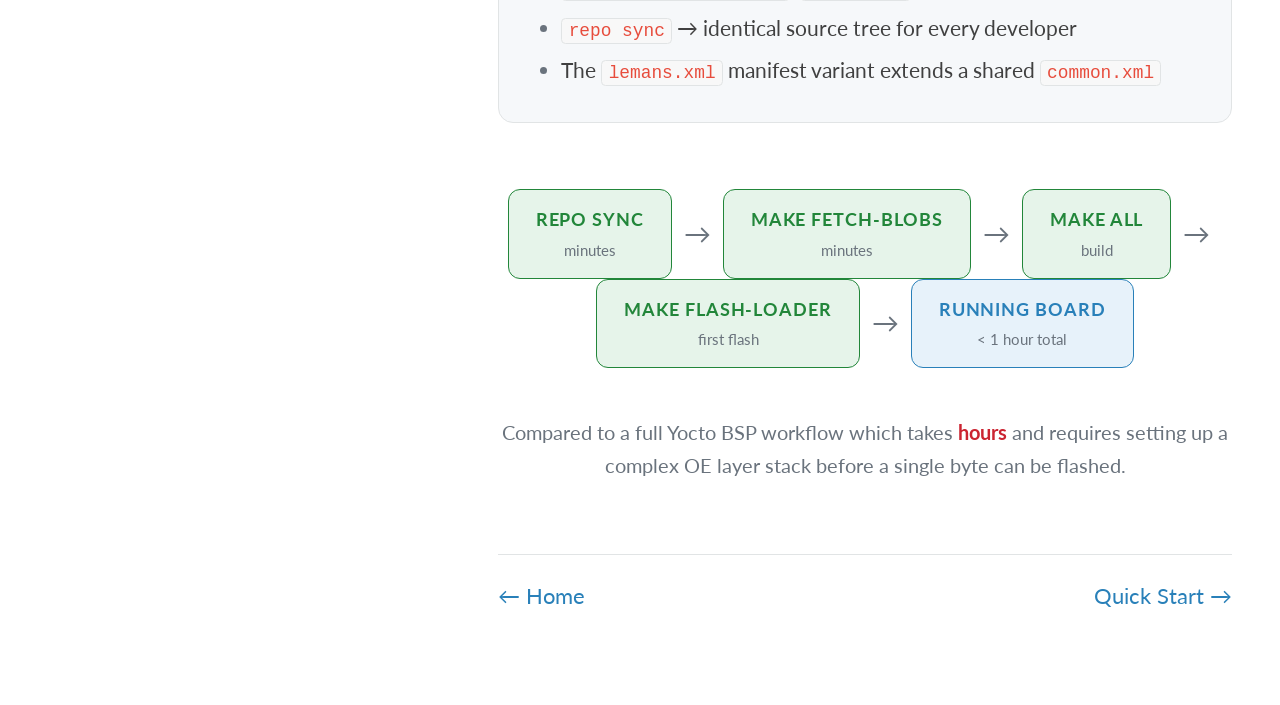
<file: docs/why.html>
<!DOCTYPE html>
<html lang="en">
<head>
<meta charset="UTF-8">
<meta name="viewport" content="width=device-width, initial-scale=1.0">
<title>Why this Build System? — OP-TEE on Qualcomm</title>
<link rel="preconnect" href="https://fonts.googleapis.com">
<link rel="preconnect" href="https://fonts.gstatic.com" crossorigin>
<link href="https://fonts.googleapis.com/css2?family=Lato:wght@400;700&display=swap" rel="stylesheet">
<style>
  *, *::before, *::after { box-sizing: border-box; margin: 0; padding: 0; }
  :root {
    --card-bg:  #f6f8fa;
    --border:   #e1e4e5;
    --text:     #404040;
    --muted:    #6a737d;
    --accent:   #2980b9;
    --green:    #22863a;
    --yellow:   #b08800;
    --red:      #cb2431;
  }
  a.back {
    align-self: flex-start;
    color: var(--muted);
    text-decoration: none;
    font-size: 0.85rem;
    display: flex;
    align-items: center;
    gap: 6px;
    transition: color .15s;
  }
  a.back:hover { color: var(--accent); }

  .eyebrow {
    font-size: 11px;
    font-weight: 600;
    letter-spacing: .12em;
    text-transform: uppercase;
    color: var(--accent);
    text-align: center;
  }
  h1 {
    font-size: clamp(24px, 3.5vw, 42px);
    font-weight: 700;
    text-align: center;
    line-height: 1.2;
  }
  .subtitle {
    font-size: 1rem;
    color: var(--muted);
    text-align: center;
    max-width: 620px;
    line-height: 1.7;
  }

  .card-grid {
    display: grid;
    gap: 1.25rem;
    width: 100%;
    max-width: 960px;
    grid-template-columns: repeat(auto-fit, minmax(260px, 1fr));
  }
  .card {
    background: var(--card-bg);
    border: 1px solid var(--border);
    border-radius: 10px;
    padding: 1.4rem 1.6rem;
  }
  .card h2 {
    font-size: 12px;
    font-weight: 700;
    color: var(--accent);
    text-transform: uppercase;
    letter-spacing: .06em;
    margin-bottom: 0.75rem;
  }
  .card ul { padding-left: 1rem; }
  .card li {
    font-size: 14px;
    color: var(--muted);
    line-height: 1.7;
  }
  .card li + li { margin-top: 4px; }
  .card li span { color: var(--text); }
  code {
    font-family: 'JetBrains Mono', 'SFMono-Regular', Consolas, 'Liberation Mono', monospace;
    font-size: .9em;
    color: var(--accent);
  }

  .chain {
    display: flex;
    align-items: center;
    flex-wrap: wrap;
    gap: 0;
    justify-content: center;
    max-width: 960px;
    width: 100%;
  }
  .chain-box {
    background: var(--card-bg);
    border: 1px solid var(--border);
    border-radius: 8px;
    padding: 10px 18px;
    text-align: center;
  }
  .chain-box.grn { border-color: var(--green); background: #e6f4ea; }
  .chain-box.hl  { border-color: var(--accent); background: #e7f2fa; }
  .chain-box .label {
    font-size: 12px;
    font-weight: 700;
    letter-spacing: .05em;
    text-transform: uppercase;
    color: var(--green);
  }
  .chain-box.hl .label { color: var(--accent); }
  .chain-box .sub {
    font-size: 10px;
    color: var(--muted);
    margin-top: 2px;
  }
  .arrow {
    font-size: 18px;
    color: var(--muted);
    padding: 0 8px;
  }

  .note {
    max-width: 680px;
    text-align: center;
    font-size: 13px;
    color: var(--muted);
    line-height: 1.7;
  }

  /* Vertical rhythm between the flow blocks (old body flex-gap is gone) */
  main.rtd-doc .subtitle { margin: 0.75rem auto 0; }
  main.rtd-doc .card-grid { margin: 2rem auto 2.75rem; }
  main.rtd-doc .chain { margin: 0 auto 2rem; }
  main.rtd-doc .note { margin: 0 auto; }
</style>
<link rel="stylesheet" href="_rtd.css">
</head>
<body class="rtd" data-page="why">
<main class="rtd-doc">

  <a class="back" href="index.html">← Back</a>

  <div class="eyebrow">OP-TEE · Qualcomm Platforms</div>
  <h1 id="why">Why this Build System?</h1>
  <p class="subtitle">
    Developing TZ open firmware typically demands a full Yocto/OE BSP build and
    manual management of eight or more source repositories. This build system
    removes those barriers.
  </p>

  <div class="card-grid">
    <div class="card">
      <h2>Speed</h2>
      <ul>
        <li><span>Component-level builds — rebuild only what changed</span></li>
        <li><span><code>make fetch-blobs</code> pulls Qualcomm firmware in <strong style="color:var(--green)">minutes</strong></span></li>
        <li><span>No Yocto recipe-parse overhead (10 000+ recipes)</span></li>
        <li><span><code>make flash-kernel</code> for kernel-only iteration — no re-flash of firmware</span></li>
      </ul>
    </div>
    <div class="card">
      <h2>No Yocto Build Required</h2>
      <ul>
        <li><span>Qualcomm firmware blobs are <strong style="color:var(--green)">publicly available</strong> — no account needed</span></li>
        <li><span><code>make fetch-blobs</code> downloads boot binaries + CDT directly from Qualcomm/CodeLinaro URLs</span></li>
        <li><span>GPT tables and rawprogram XMLs auto-generated via <code>qcom-ptool</code></span></li>
        <li><span>Yocto (<code>make yocto</code>) is an option for a full BSP, not a prerequisite</span></li>
      </ul>
    </div>
    <div class="card">
      <h2>Centralized Manifest</h2>
      <ul>
        <li><span>One <code>default.xml</code> pins every repo to a known-good revision</span></li>
        <li><span>Covers: <code>optee_os</code>, <code>optee_client</code>, <code>optee_test</code>, <code>linux</code>, <code>u-boot</code>, <code>arm-trusted-firmware</code>, <code>buildroot</code></span></li>
        <li><span><code>repo sync</code> → identical source tree for every developer</span></li>
        <li><span>The <code>lemans.xml</code> manifest variant extends a shared <code>common.xml</code></span></li>
      </ul>
    </div>
  </div>

  <div class="chain">
    <div class="chain-box grn"><div class="label">repo sync</div><div class="sub">minutes</div></div>
    <div class="arrow">→</div>
    <div class="chain-box grn"><div class="label">make fetch-blobs</div><div class="sub">minutes</div></div>
    <div class="arrow">→</div>
    <div class="chain-box grn"><div class="label">make all</div><div class="sub">build</div></div>
    <div class="arrow">→</div>
    <div class="chain-box grn"><div class="label">make flash-loader</div><div class="sub">first flash</div></div>
    <div class="arrow">→</div>
    <div class="chain-box hl"><div class="label">running board</div><div class="sub">&lt; 1 hour total</div></div>
  </div>

  <p class="note">
    Compared to a full Yocto BSP workflow which takes <strong style="color:var(--red)">hours</strong>
    and requires setting up a complex OE layer stack before a single byte can be flashed.
  </p>

</main>
<script src="_rtd.js"></script>
</body>
</html>
</file>
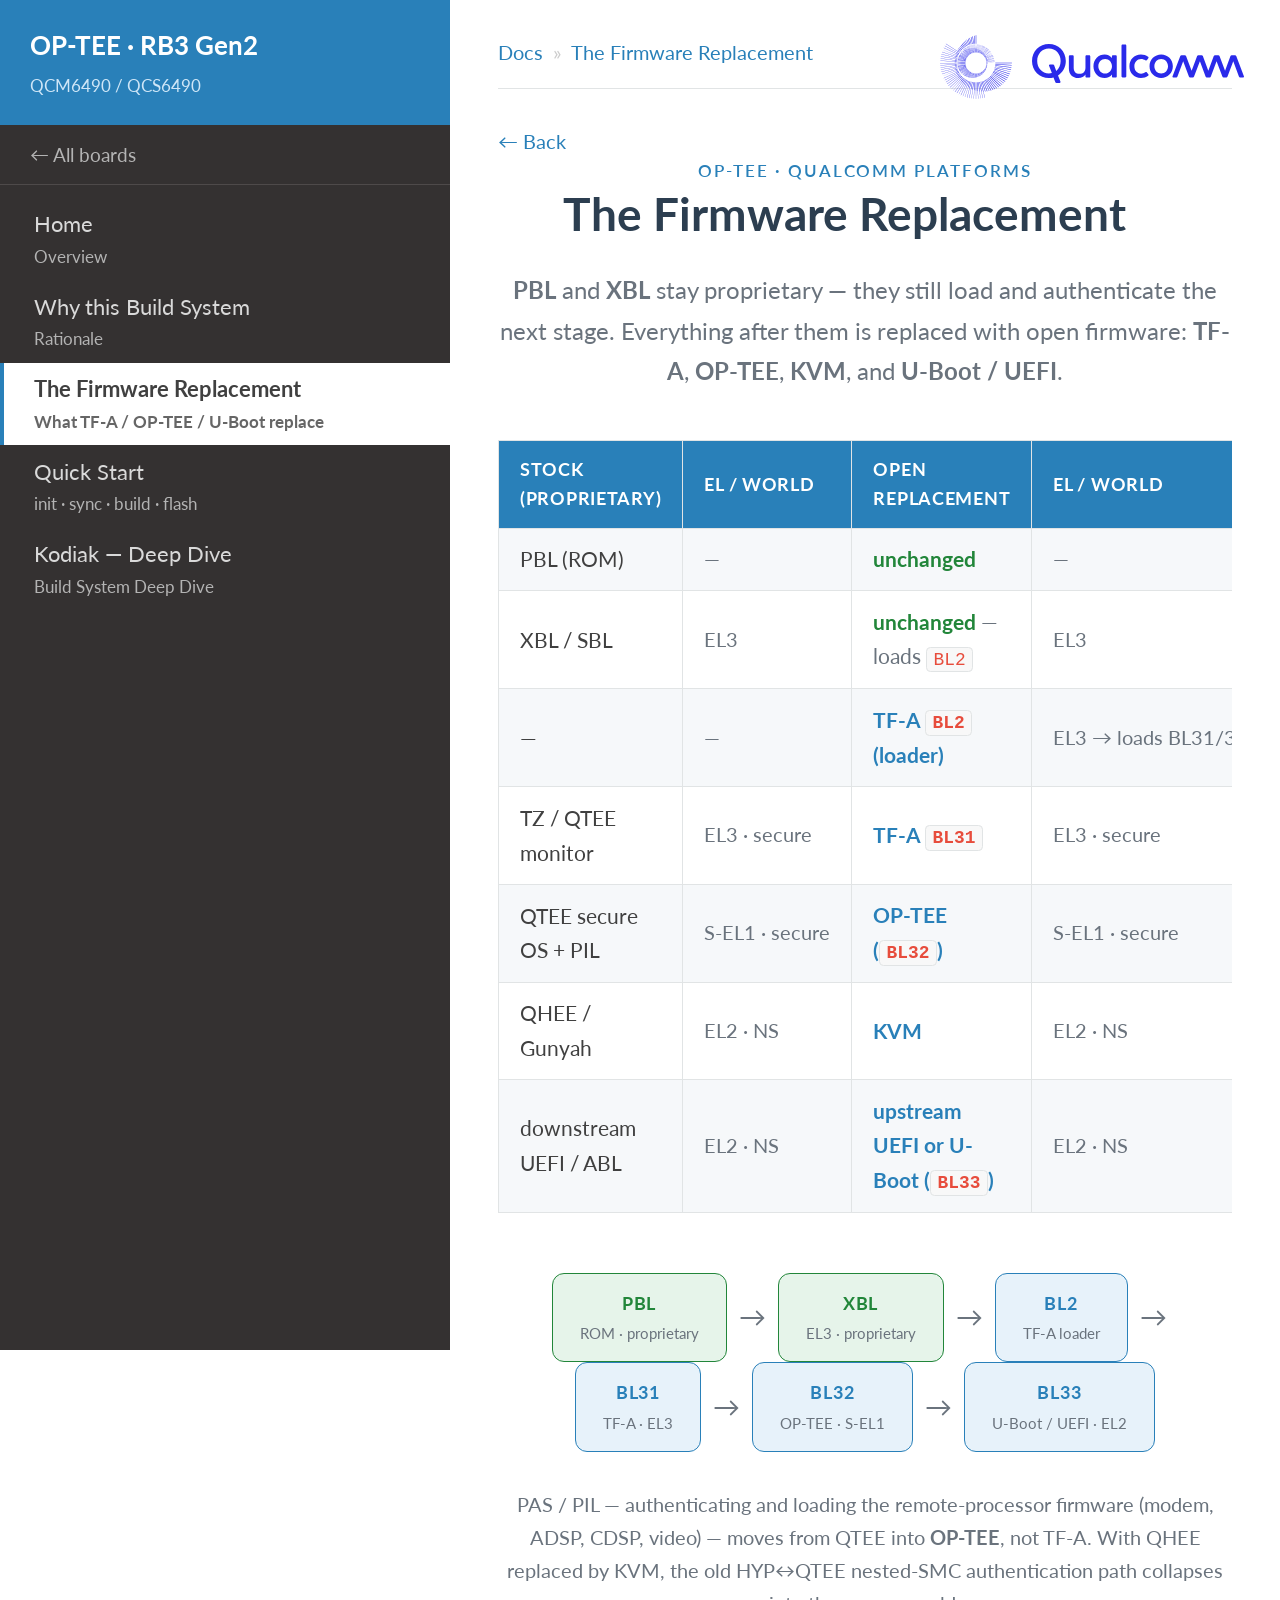
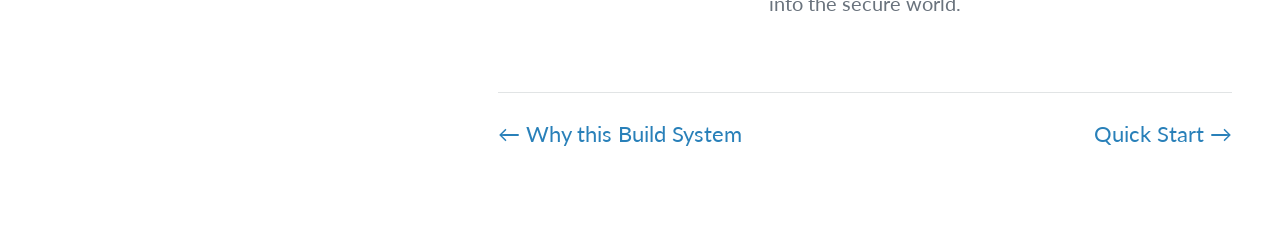
<file: docs/kodiak/firmware-replacement.html>
<!DOCTYPE html>
<html lang="en">
<head>
<meta charset="UTF-8">
<meta name="viewport" content="width=device-width, initial-scale=1.0">
<title>The Firmware Replacement — OP-TEE on Qualcomm</title>
<link rel="preconnect" href="https://fonts.googleapis.com">
<link rel="preconnect" href="https://fonts.gstatic.com" crossorigin>
<link href="https://fonts.googleapis.com/css2?family=Lato:wght@400;700&display=swap" rel="stylesheet">
<style>
  *, *::before, *::after { box-sizing: border-box; margin: 0; padding: 0; }
  :root {
    --card-bg:  #f6f8fa;
    --border:   #e1e4e5;
    --text:     #404040;
    --muted:    #6a737d;
    --accent:   #2980b9;
    --green:    #22863a;
    --yellow:   #b08800;
    --red:      #cb2431;
  }
  a.back {
    align-self: flex-start;
    color: var(--muted);
    text-decoration: none;
    font-size: 0.85rem;
    display: flex;
    align-items: center;
    gap: 6px;
    transition: color .15s;
  }
  a.back:hover { color: var(--accent); }

  .eyebrow {
    font-size: 11px;
    font-weight: 600;
    letter-spacing: .12em;
    text-transform: uppercase;
    color: var(--accent);
    text-align: center;
  }
  h1 {
    font-size: clamp(24px, 3.5vw, 42px);
    font-weight: 700;
    text-align: center;
    line-height: 1.2;
  }
  .subtitle {
    font-size: 1rem;
    color: var(--muted);
    text-align: center;
    max-width: 660px;
    line-height: 1.7;
  }

  /* Replacement table */
  .repl-wrap { width: 100%; max-width: 960px; overflow-x: auto; }
  table.repl {
    border-collapse: collapse;
    width: 100%;
    font-size: 14px;
  }
  table.repl th, table.repl td {
    border: 1px solid var(--border);
    padding: 9px 14px;
    text-align: left;
    vertical-align: middle;
  }
  table.repl thead th {
    background: var(--accent);
    color: #fff;
    font-weight: 700;
    font-size: 12px;
    letter-spacing: .04em;
    text-transform: uppercase;
  }
  table.repl tbody tr:nth-child(odd) { background: var(--card-bg); }
  table.repl tbody tr:nth-child(even) { background: #fff; }
  table.repl td { color: var(--muted); }
  table.repl td.stock { color: var(--text); }
  table.repl td.open { color: var(--accent); font-weight: 700; }
  table.repl td.el { font-size: 13px; white-space: nowrap; }
  .keep { color: var(--green); font-weight: 700; }
  code {
    font-family: 'JetBrains Mono', 'SFMono-Regular', Consolas, 'Liberation Mono', monospace;
    font-size: .9em;
    color: var(--accent);
  }

  .chain {
    display: flex;
    align-items: center;
    flex-wrap: wrap;
    gap: 0;
    justify-content: center;
    max-width: 960px;
    width: 100%;
  }
  .chain-box {
    background: var(--card-bg);
    border: 1px solid var(--border);
    border-radius: 8px;
    padding: 10px 18px;
    text-align: center;
  }
  .chain-box.grn { border-color: var(--green); background: #e6f4ea; }
  .chain-box.hl  { border-color: var(--accent); background: #e7f2fa; }
  .chain-box .label {
    font-size: 12px;
    font-weight: 700;
    letter-spacing: .05em;
    text-transform: uppercase;
    color: var(--accent);
  }
  .chain-box.grn .label { color: var(--green); }
  .chain-box .sub {
    font-size: 10px;
    color: var(--muted);
    margin-top: 2px;
  }
  .arrow {
    font-size: 18px;
    color: var(--muted);
    padding: 0 8px;
  }

  .note {
    max-width: 720px;
    text-align: center;
    font-size: 13px;
    color: var(--muted);
    line-height: 1.7;
  }

  /* Vertical rhythm between the blocks */
  main.rtd-doc .subtitle  { margin: 0.75rem auto 0; }
  main.rtd-doc .repl-wrap { margin: 2rem auto 2.5rem; }
  main.rtd-doc .chain     { margin: 0 auto 1.5rem; }
  main.rtd-doc .note      { margin: 0 auto; }
</style>
<link rel="stylesheet" href="_rtd.css">
</head>
<body class="rtd" data-page="firmware-replacement">
<main class="rtd-doc">

  <a class="back" href="index.html">← Back</a>

  <div class="eyebrow">OP-TEE · Qualcomm Platforms</div>
  <h1 id="firmware-replacement">The Firmware Replacement</h1>
  <p class="subtitle">
    <strong>PBL</strong> and <strong>XBL</strong> stay proprietary — they still load and
    authenticate the next stage. Everything after them is replaced with open firmware:
    <strong>TF-A</strong>, <strong>OP-TEE</strong>, <strong>KVM</strong>, and
    <strong>U-Boot / UEFI</strong>.
  </p>

  <div class="repl-wrap">
    <table class="repl">
      <thead>
        <tr>
          <th>Stock (proprietary)</th>
          <th>EL / world</th>
          <th>Open replacement</th>
          <th>EL / world</th>
        </tr>
      </thead>
      <tbody>
        <tr>
          <td class="stock">PBL (ROM)</td>
          <td class="el">—</td>
          <td><span class="keep">unchanged</span></td>
          <td class="el">—</td>
        </tr>
        <tr>
          <td class="stock">XBL / SBL</td>
          <td class="el">EL3</td>
          <td><span class="keep">unchanged</span> — loads <code>BL2</code></td>
          <td class="el">EL3</td>
        </tr>
        <tr>
          <td class="stock">—</td>
          <td class="el">—</td>
          <td class="open">TF-A <code>BL2</code> (loader)</td>
          <td class="el">EL3 → loads BL31/32/33</td>
        </tr>
        <tr>
          <td class="stock">TZ / QTEE monitor</td>
          <td class="el">EL3 · secure</td>
          <td class="open">TF-A <code>BL31</code></td>
          <td class="el">EL3 · secure</td>
        </tr>
        <tr>
          <td class="stock">QTEE secure OS + PIL</td>
          <td class="el">S-EL1 · secure</td>
          <td class="open">OP-TEE (<code>BL32</code>)</td>
          <td class="el">S-EL1 · secure</td>
        </tr>
        <tr>
          <td class="stock">QHEE / Gunyah</td>
          <td class="el">EL2 · NS</td>
          <td class="open">KVM</td>
          <td class="el">EL2 · NS</td>
        </tr>
        <tr>
          <td class="stock">downstream UEFI / ABL</td>
          <td class="el">EL2 · NS</td>
          <td class="open">upstream UEFI or U-Boot (<code>BL33</code>)</td>
          <td class="el">EL2 · NS</td>
        </tr>
      </tbody>
    </table>
  </div>

  <div class="chain">
    <div class="chain-box grn"><div class="label">PBL</div><div class="sub">ROM · proprietary</div></div>
    <div class="arrow">→</div>
    <div class="chain-box grn"><div class="label">XBL</div><div class="sub">EL3 · proprietary</div></div>
    <div class="arrow">→</div>
    <div class="chain-box hl"><div class="label">BL2</div><div class="sub">TF-A loader</div></div>
    <div class="arrow">→</div>
    <div class="chain-box hl"><div class="label">BL31</div><div class="sub">TF-A · EL3</div></div>
    <div class="arrow">→</div>
    <div class="chain-box hl"><div class="label">BL32</div><div class="sub">OP-TEE · S-EL1</div></div>
    <div class="arrow">→</div>
    <div class="chain-box hl"><div class="label">BL33</div><div class="sub">U-Boot / UEFI · EL2</div></div>
  </div>

  <p class="note">
    PAS / PIL — authenticating and loading the remote-processor firmware (modem, ADSP,
    CDSP, video) — moves from QTEE into <strong>OP-TEE</strong>, not TF-A. With QHEE
    replaced by KVM, the old HYP↔QTEE nested-SMC authentication path collapses into the
    secure world.
  </p>

</main>
<script src="_rtd.js"></script>
</body>
</html>
</file>
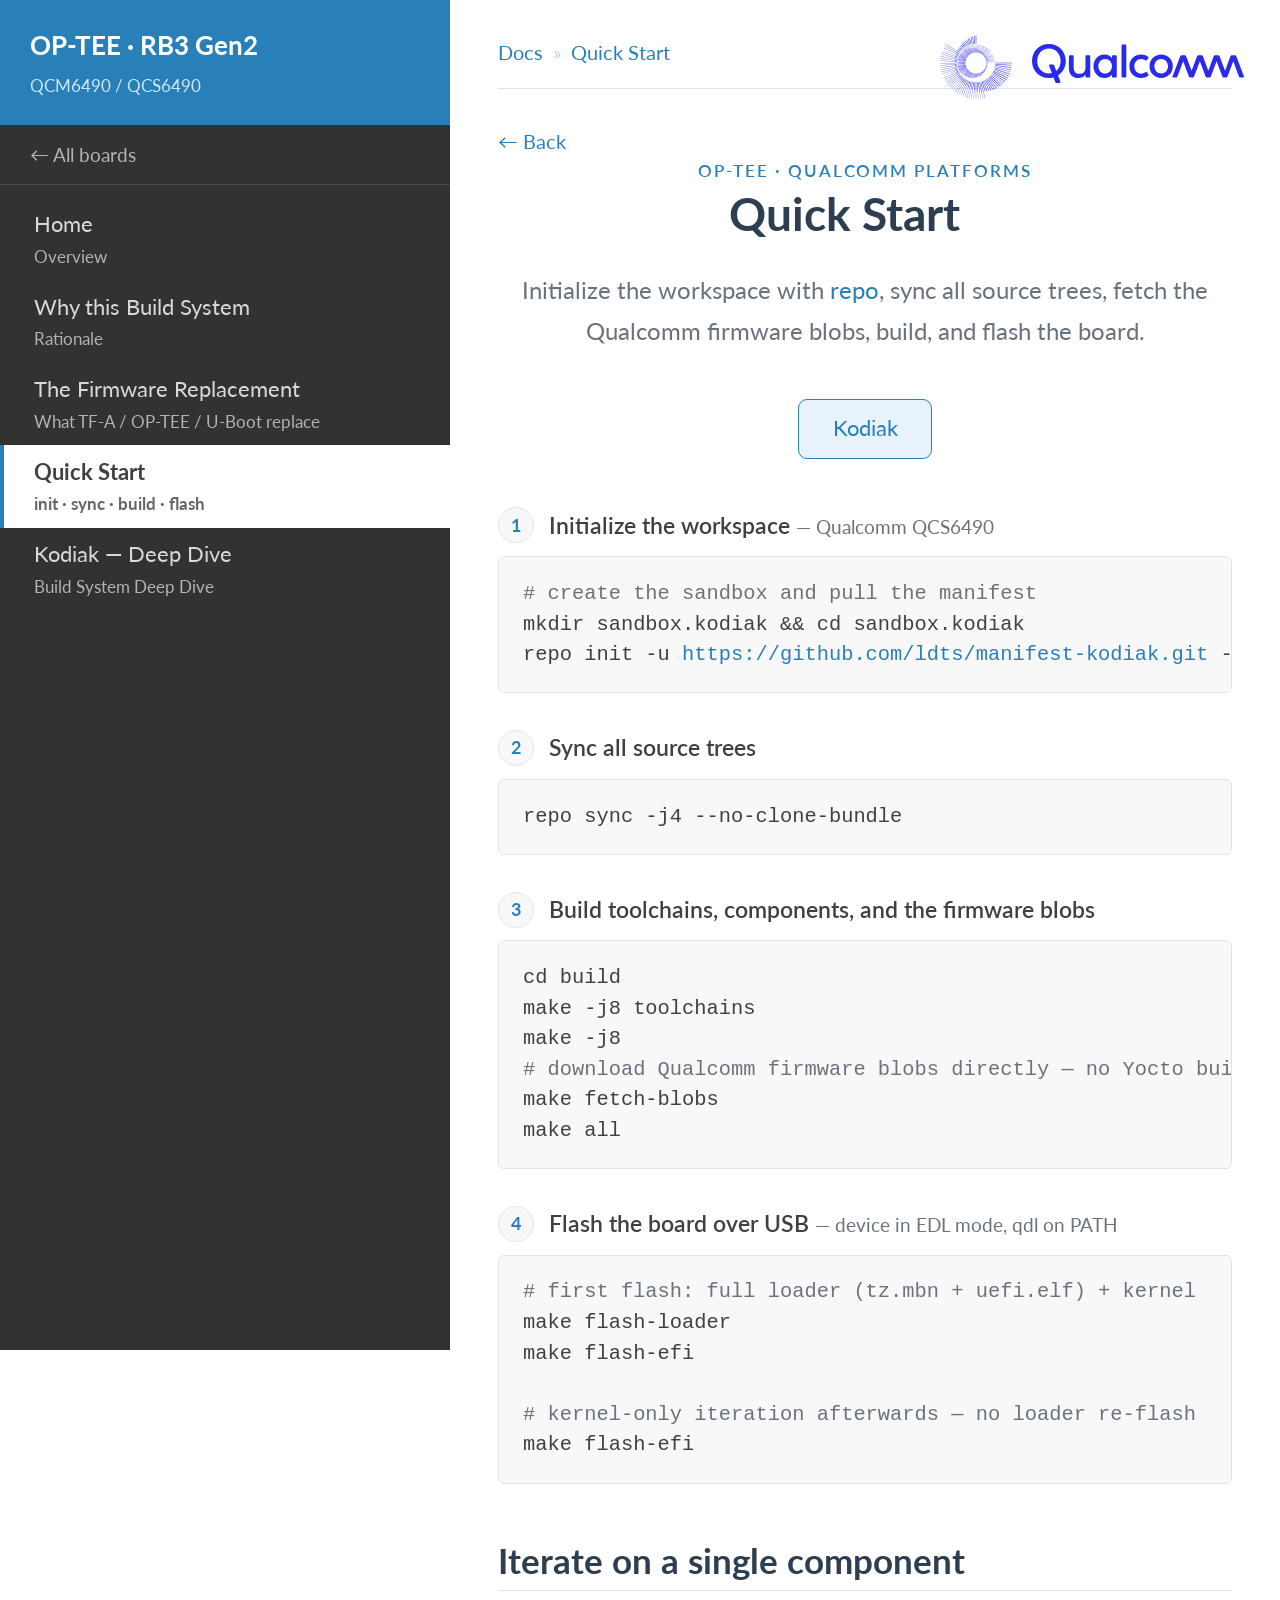
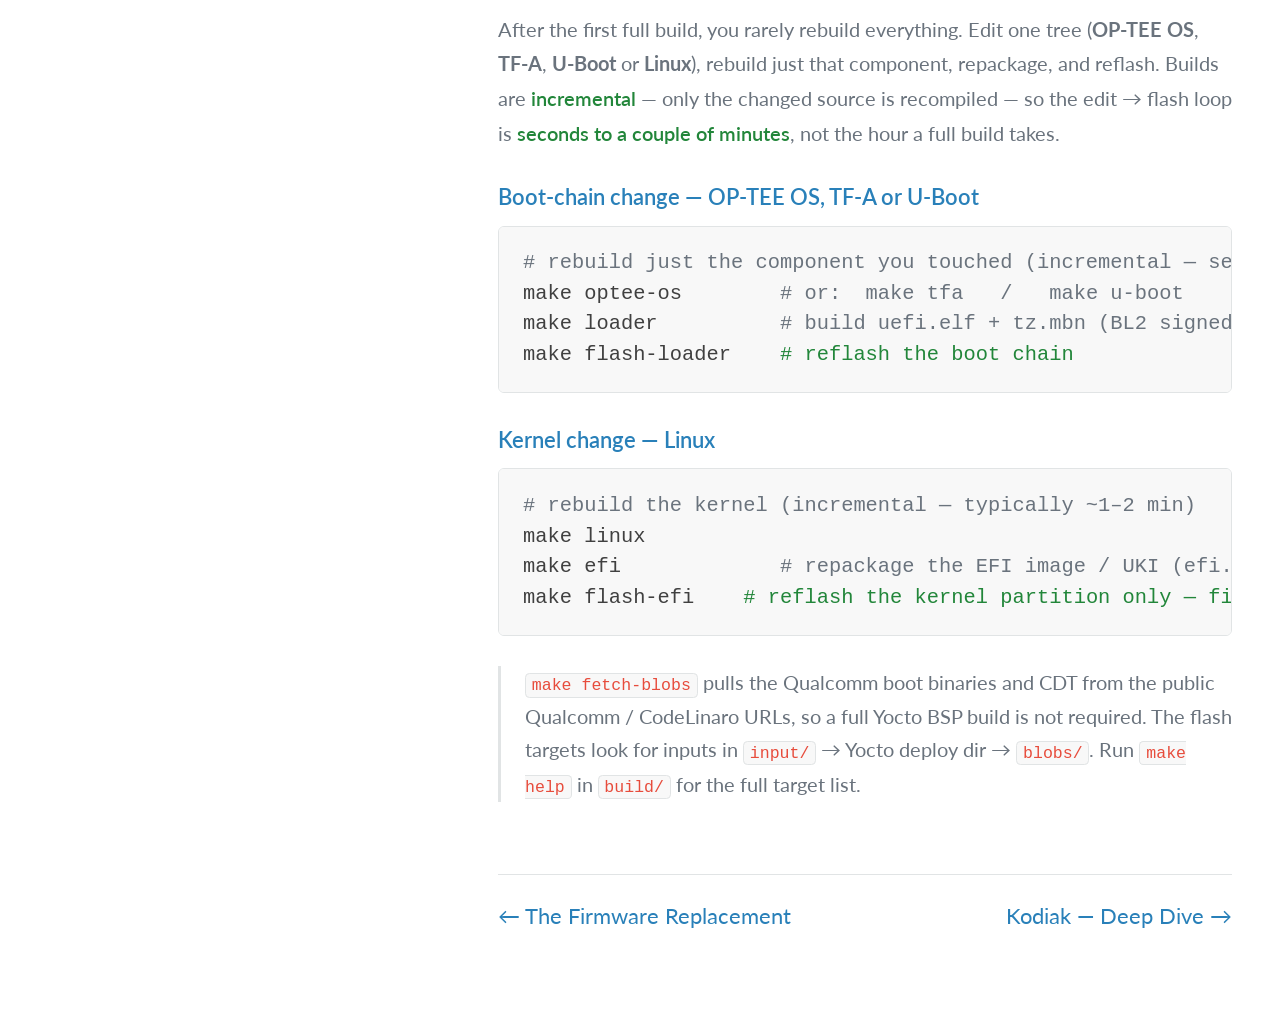
<file: docs/kodiak/quick-start.html>
<!DOCTYPE html>
<html lang="en">
<head>
<meta charset="UTF-8">
<meta name="viewport" content="width=device-width, initial-scale=1.0">
<title>Quick Start — OP-TEE on Qualcomm</title>
<link rel="preconnect" href="https://fonts.googleapis.com">
<link rel="preconnect" href="https://fonts.gstatic.com" crossorigin>
<link href="https://fonts.googleapis.com/css2?family=Lato:wght@400;700&family=JetBrains+Mono:wght@400;600&display=swap" rel="stylesheet">
<style>
  *, *::before, *::after { box-sizing: border-box; margin: 0; padding: 0; }
  :root {
    --bg:       #ffffff;
    --card-bg:  #f6f8fa;
    --border:   #e1e4e5;
    --text:     #404040;
    --muted:    #6a737d;
    --accent:   #2980b9;
    --green:    #22863a;
    --orange:   #d1741f;
    --red:      #cb2431;
  }
  a.back {
    align-self: flex-start;
    color: var(--muted);
    text-decoration: none;
    font-size: 0.85rem;
    display: flex; align-items: center; gap: 6px;
    transition: color .15s;
  }
  a.back:hover { color: var(--accent); }

  .eyebrow {
    font-size: 11px; font-weight: 600; letter-spacing: .12em;
    text-transform: uppercase; color: var(--accent); text-align: center;
  }
  h1 { font-size: clamp(24px, 3.5vw, 42px); font-weight: 700; text-align: center; line-height: 1.2; }
  .subtitle {
    font-size: 1rem; color: var(--muted); text-align: center;
    max-width: 640px; line-height: 1.7;
  }
  .subtitle a { color: var(--accent); }

  .tabs { display: flex; gap: 0.5rem; justify-content: center; }
  .tab-btn {
    background: var(--card-bg); border: 1px solid var(--border); border-radius: 6px;
    color: var(--muted); font: inherit; font-size: 0.9rem; padding: 0.45rem 1.4rem;
    cursor: pointer; transition: border-color .15s, color .15s, background .15s;
  }
  .tab-btn:hover { border-color: var(--accent); }
  .tab-btn.active { color: var(--accent); border-color: var(--accent); background: #e7f2fa; }

  .panel { display: none; width: 100%; max-width: 760px; }
  .panel.active { display: block; }

  .step { display: flex; align-items: baseline; gap: 10px; margin: 1.5rem 0 0.5rem; }
  .step:first-of-type { margin-top: 0; }
  .step .num {
    flex: none; width: 24px; height: 24px; border-radius: 50%;
    background: var(--card-bg); border: 1px solid var(--border); color: var(--accent);
    font-size: 12px; font-weight: 700; display: inline-flex;
    align-items: center; justify-content: center; align-self: center;
  }
  .step .title { font-size: 0.95rem; font-weight: 600; color: var(--text); }
  .step .hint, .section-head .hint { font-size: 0.8rem; color: var(--muted); font-weight: 400; }

  pre {
    background: var(--card-bg); border: 1px solid var(--border); border-radius: 8px;
    padding: 1rem 1.25rem; margin-left: 34px; overflow-x: auto;
    font-family: 'JetBrains Mono', ui-monospace, 'SFMono-Regular', Menlo, Consolas, monospace;
    font-variant-ligatures: none; font-size: 0.85rem; line-height: 1.7; color: var(--text);
  }
  pre .cmt { color: var(--muted); }
  pre .accent { color: var(--accent); }
  pre .grn { color: var(--green); }

  .section-head { width: 100%; max-width: 760px; margin-top: 1rem; margin-inline: auto; }
  .section-head h2 { font-size: 1.05rem; font-weight: 700; color: var(--text); }
  .section-head p { font-size: 0.85rem; color: var(--muted); line-height: 1.7; margin-top: 0.4rem; }

  .iter { width: 100%; max-width: 760px; margin-inline: auto; display: grid; gap: 1.25rem; grid-template-columns: 1fr; }
  .iter .label { font-size: 0.9rem; font-weight: 600; color: var(--accent); margin-bottom: 0.4rem; }
  .iter pre, .panel pre { margin-left: 0; }
  .iter > div { min-width: 0; }
  .fast { color: var(--green); font-weight: 600; }
  .section-head + .iter { margin-top: 1.25rem; }

  code {
    font-family: 'JetBrains Mono', ui-monospace, 'SFMono-Regular', Menlo, Consolas, monospace;
    font-size: .9em; color: var(--accent);
  }

  .note {
    max-width: 760px; width: 100%; margin: 1.25rem auto 0;
    font-size: 13px; color: var(--muted); line-height: 1.7;
    border-left: 2px solid var(--border); padding-left: 1rem;
  }
  .note code { color: var(--accent); }

  /* Vertical rhythm between top-level flow blocks */
  main.rtd-doc .subtitle { margin: 0.75rem auto 0; }
  main.rtd-doc .tabs { margin: 2rem auto 2rem; }
  main.rtd-doc .panel { margin: 0 auto; }
</style>
<link rel="stylesheet" href="_rtd.css">
</head>
<body class="rtd" data-page="quick">
<main class="rtd-doc">

  <a class="back" href="index.html">← Back</a>

  <div class="eyebrow">OP-TEE · Qualcomm Platforms</div>
  <h1 id="quick">Quick Start</h1>
  <p class="subtitle">
    Initialize the workspace with <a href="https://gerrit.googlesource.com/git-repo">repo</a>,
    sync all source trees, fetch the Qualcomm firmware blobs, build, and flash the board.
  </p>

  <div class="tabs">
    <button class="tab-btn active" data-tab="kodiak" onclick="showTab('kodiak')">Kodiak</button>
  </div>

  <div class="panel active" id="tab-kodiak">
    <div class="step"><span class="num">1</span>
      <span class="title">Initialize the workspace <span class="hint">— Qualcomm QCS6490</span></span></div>
<pre><span class="cmt"># create the sandbox and pull the manifest</span>
mkdir sandbox.kodiak &amp;&amp; cd sandbox.kodiak
repo init -u <a class="accent" href="https://github.com/ldts/manifest-kodiak" target="_blank" rel="noopener">https://github.com/ldts/manifest-kodiak.git</a> -m kodiak.xml</pre>

    <div class="step"><span class="num">2</span>
      <span class="title">Sync all source trees</span></div>
<pre>repo sync -j4 --no-clone-bundle</pre>

    <div class="step"><span class="num">3</span>
      <span class="title">Build toolchains, components, and the firmware blobs</span></div>
<pre>cd build
make -j8 toolchains
make -j8
<span class="cmt"># download Qualcomm firmware blobs directly — no Yocto build needed</span>
make fetch-blobs
make all</pre>

    <div class="step"><span class="num">4</span>
      <span class="title">Flash the board over USB <span class="hint">— device in EDL mode, qdl on PATH</span></span></div>
<pre><span class="cmt"># first flash: full loader (tz.mbn + uefi.elf) + kernel</span>
make flash-loader
make flash-efi

<span class="cmt"># kernel-only iteration afterwards — no loader re-flash</span>
make flash-efi</pre>
  </div>

  <div class="section-head">
    <h2>Iterate on a single component</h2>
    <p>
      After the first full build, you rarely rebuild everything. Edit one tree
      (<strong>OP-TEE OS</strong>, <strong>TF-A</strong>, <strong>U-Boot</strong> or
      <strong>Linux</strong>), rebuild just that component, repackage, and reflash.
      Builds are <span class="fast">incremental</span> — only the changed source is
      recompiled — so the edit → flash loop is <span class="fast">seconds to a couple of
      minutes</span>, not the hour a full build takes.
    </p>
  </div>

  <div class="iter">
    <div>
      <div class="label">Boot-chain change — OP-TEE OS, TF-A or U-Boot</div>
<pre><span class="cmt"># rebuild just the component you touched (incremental — seconds–minutes)</span>
make optee-os        <span class="cmt"># or:  make tfa   /   make u-boot</span>
make loader          <span class="cmt"># build uefi.elf + tz.mbn (BL2 signed with sectools)</span>
make flash-loader    <span class="grn"># reflash the boot chain</span></pre>
    </div>
    <div>
      <div class="label">Kernel change — Linux</div>
<pre><span class="cmt"># rebuild the kernel (incremental — typically ~1–2 min)</span>
make linux
make efi             <span class="cmt"># repackage the EFI image / UKI (efi.bin)</span>
make flash-efi    <span class="grn"># reflash the kernel partition only — firmware untouched</span></pre>
    </div>
  </div>

  <p class="note">
    <code>make fetch-blobs</code> pulls the Qualcomm boot binaries and CDT from the public
    Qualcomm / CodeLinaro URLs, so a full Yocto BSP build is not required. The flash targets
    look for inputs in <code>input/</code> → Yocto deploy dir → <code>blobs/</code>. Run
    <code>make help</code> in <code>build/</code> for the full target list.
  </p>

  <script>
    function showTab(name) {
      document.querySelectorAll('.panel').forEach(function (p) {
        p.classList.toggle('active', p.id === 'tab-' + name);
      });
      document.querySelectorAll('.tab-btn').forEach(function (b) {
        b.classList.toggle('active', b.dataset.tab === name);
      });
    }
  </script>

</main>
<script src="_rtd.js"></script>
</body>
</html>
</file>
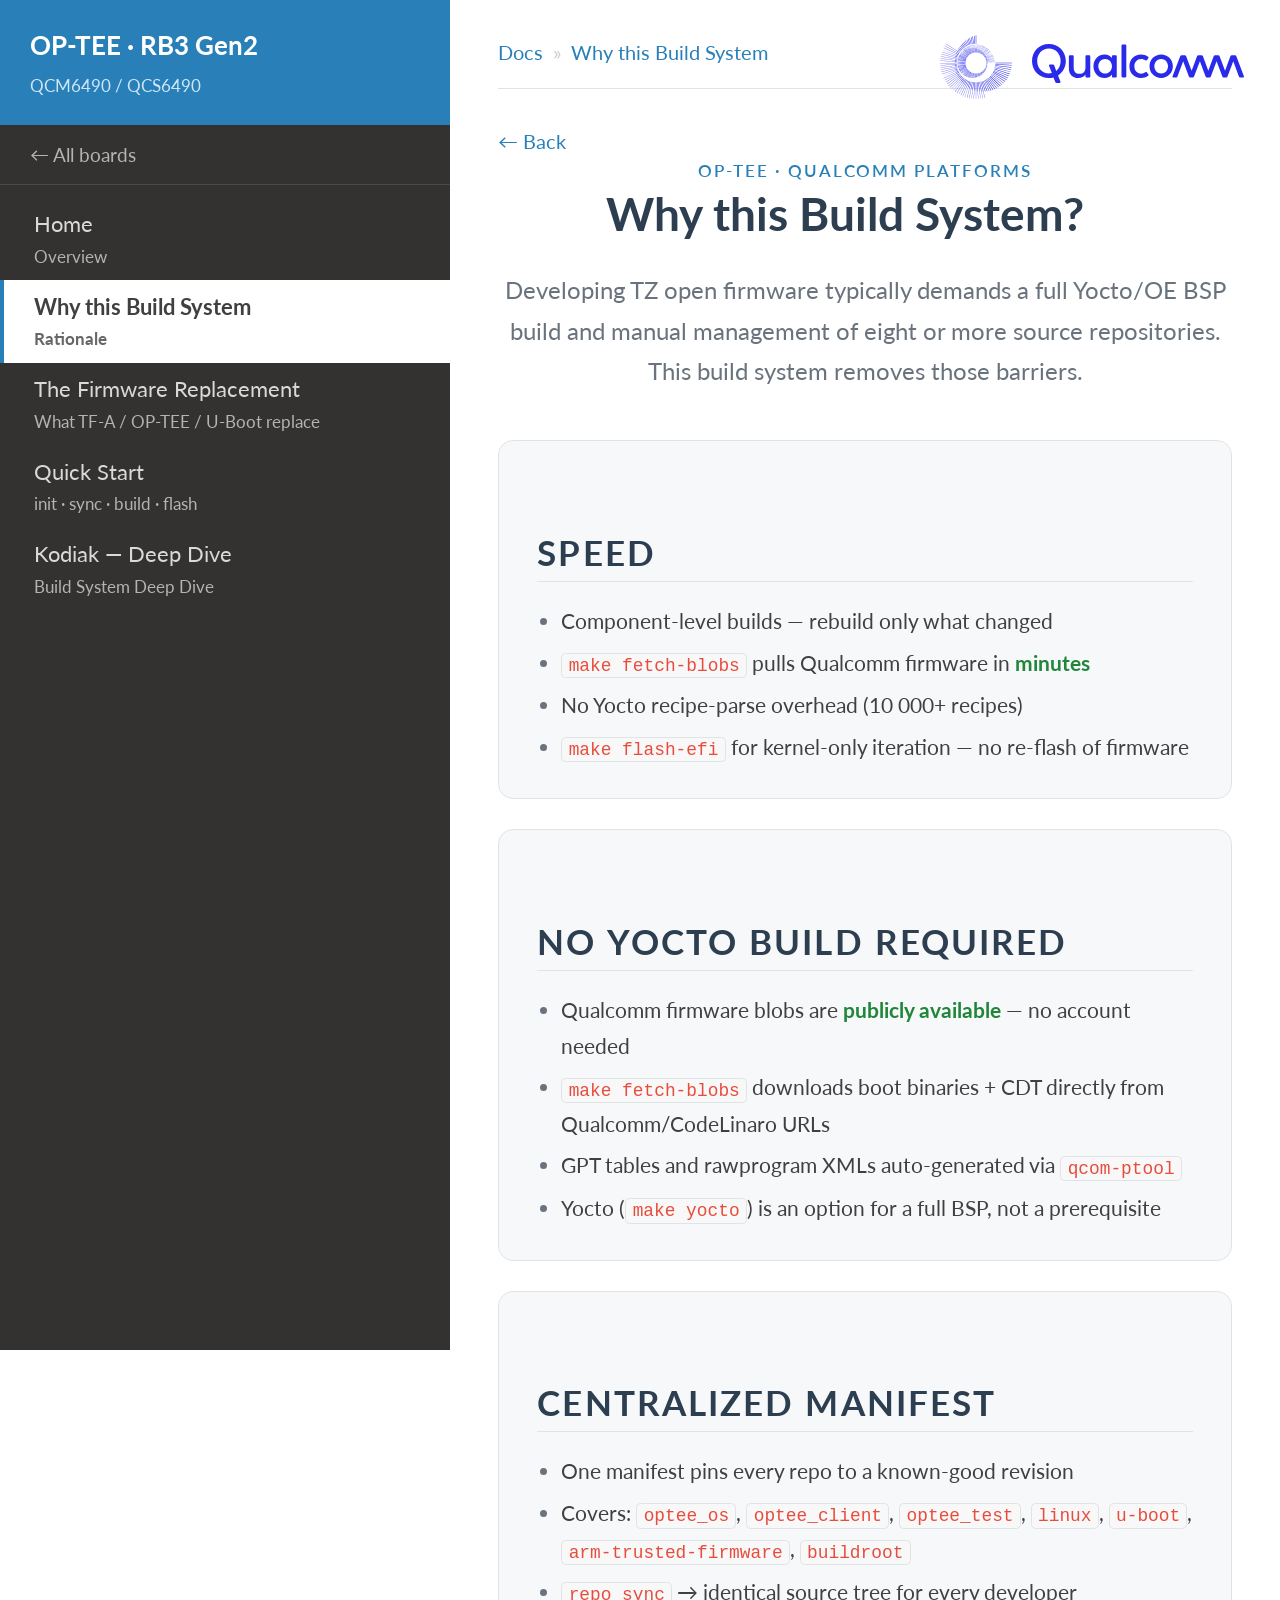
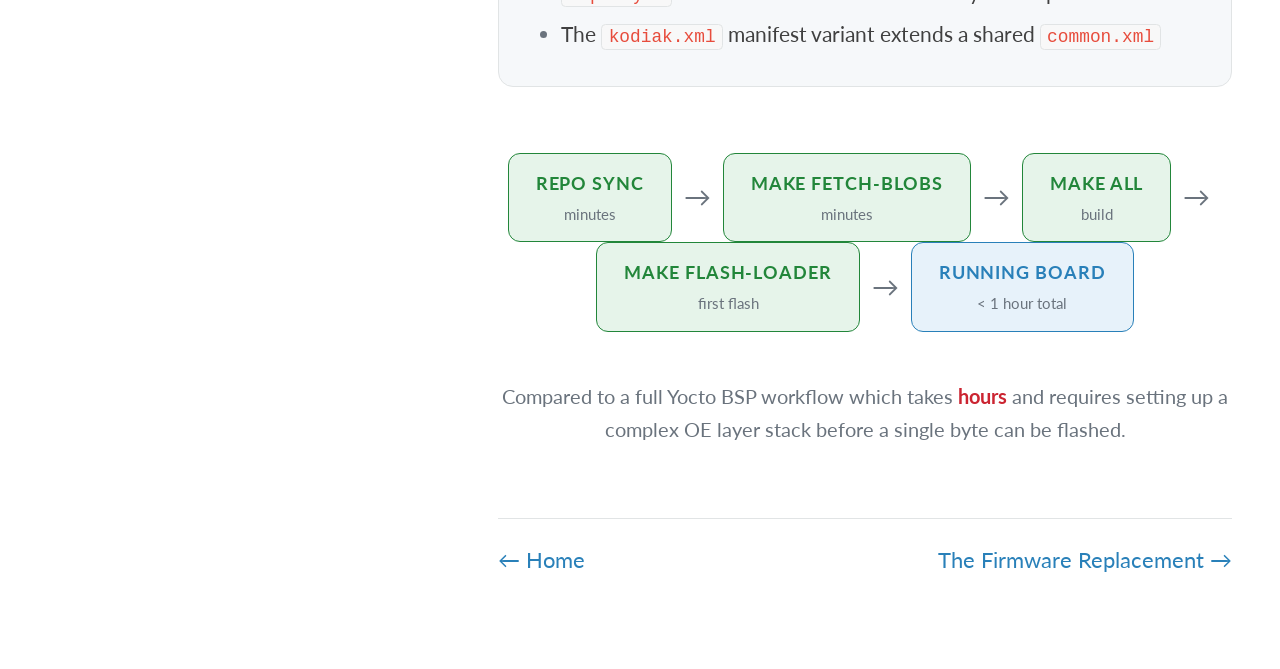
<file: docs/kodiak/why.html>
<!DOCTYPE html>
<html lang="en">
<head>
<meta charset="UTF-8">
<meta name="viewport" content="width=device-width, initial-scale=1.0">
<title>Why this Build System? — OP-TEE on Qualcomm</title>
<link rel="preconnect" href="https://fonts.googleapis.com">
<link rel="preconnect" href="https://fonts.gstatic.com" crossorigin>
<link href="https://fonts.googleapis.com/css2?family=Lato:wght@400;700&display=swap" rel="stylesheet">
<style>
  *, *::before, *::after { box-sizing: border-box; margin: 0; padding: 0; }
  :root {
    --card-bg:  #f6f8fa;
    --border:   #e1e4e5;
    --text:     #404040;
    --muted:    #6a737d;
    --accent:   #2980b9;
    --green:    #22863a;
    --yellow:   #b08800;
    --red:      #cb2431;
  }
  a.back {
    align-self: flex-start;
    color: var(--muted);
    text-decoration: none;
    font-size: 0.85rem;
    display: flex;
    align-items: center;
    gap: 6px;
    transition: color .15s;
  }
  a.back:hover { color: var(--accent); }

  .eyebrow {
    font-size: 11px;
    font-weight: 600;
    letter-spacing: .12em;
    text-transform: uppercase;
    color: var(--accent);
    text-align: center;
  }
  h1 {
    font-size: clamp(24px, 3.5vw, 42px);
    font-weight: 700;
    text-align: center;
    line-height: 1.2;
  }
  .subtitle {
    font-size: 1rem;
    color: var(--muted);
    text-align: center;
    max-width: 620px;
    line-height: 1.7;
  }

  .card-grid {
    display: grid;
    gap: 1.25rem;
    width: 100%;
    max-width: 960px;
    grid-template-columns: repeat(auto-fit, minmax(260px, 1fr));
  }
  .card {
    background: var(--card-bg);
    border: 1px solid var(--border);
    border-radius: 10px;
    padding: 1.4rem 1.6rem;
  }
  .card h2 {
    font-size: 12px;
    font-weight: 700;
    color: var(--accent);
    text-transform: uppercase;
    letter-spacing: .06em;
    margin-bottom: 0.75rem;
  }
  .card ul { padding-left: 1rem; }
  .card li {
    font-size: 14px;
    color: var(--muted);
    line-height: 1.7;
  }
  .card li + li { margin-top: 4px; }
  .card li span { color: var(--text); }
  code {
    font-family: 'JetBrains Mono', 'SFMono-Regular', Consolas, 'Liberation Mono', monospace;
    font-size: .9em;
    color: var(--accent);
  }

  .chain {
    display: flex;
    align-items: center;
    flex-wrap: wrap;
    gap: 0;
    justify-content: center;
    max-width: 960px;
    width: 100%;
  }
  .chain-box {
    background: var(--card-bg);
    border: 1px solid var(--border);
    border-radius: 8px;
    padding: 10px 18px;
    text-align: center;
  }
  .chain-box.grn { border-color: var(--green); background: #e6f4ea; }
  .chain-box.hl  { border-color: var(--accent); background: #e7f2fa; }
  .chain-box .label {
    font-size: 12px;
    font-weight: 700;
    letter-spacing: .05em;
    text-transform: uppercase;
    color: var(--green);
  }
  .chain-box.hl .label { color: var(--accent); }
  .chain-box .sub {
    font-size: 10px;
    color: var(--muted);
    margin-top: 2px;
  }
  .arrow {
    font-size: 18px;
    color: var(--muted);
    padding: 0 8px;
  }

  .note {
    max-width: 680px;
    text-align: center;
    font-size: 13px;
    color: var(--muted);
    line-height: 1.7;
  }

  /* Vertical rhythm between the flow blocks */
  main.rtd-doc .subtitle { margin: 0.75rem auto 0; }
  main.rtd-doc .card-grid { margin: 2rem auto 2.75rem; }
  main.rtd-doc .chain { margin: 0 auto 2rem; }
  main.rtd-doc .note { margin: 0 auto; }
</style>
<link rel="stylesheet" href="_rtd.css">
</head>
<body class="rtd" data-page="why">
<main class="rtd-doc">

  <a class="back" href="index.html">← Back</a>

  <div class="eyebrow">OP-TEE · Qualcomm Platforms</div>
  <h1 id="why">Why this Build System?</h1>
  <p class="subtitle">
    Developing TZ open firmware typically demands a full Yocto/OE BSP build and
    manual management of eight or more source repositories. This build system
    removes those barriers.
  </p>

  <div class="card-grid">
    <div class="card">
      <h2>Speed</h2>
      <ul>
        <li><span>Component-level builds — rebuild only what changed</span></li>
        <li><span><code>make fetch-blobs</code> pulls Qualcomm firmware in <strong style="color:var(--green)">minutes</strong></span></li>
        <li><span>No Yocto recipe-parse overhead (10 000+ recipes)</span></li>
        <li><span><code>make flash-efi</code> for kernel-only iteration — no re-flash of firmware</span></li>
      </ul>
    </div>
    <div class="card">
      <h2>No Yocto Build Required</h2>
      <ul>
        <li><span>Qualcomm firmware blobs are <strong style="color:var(--green)">publicly available</strong> — no account needed</span></li>
        <li><span><code>make fetch-blobs</code> downloads boot binaries + CDT directly from Qualcomm/CodeLinaro URLs</span></li>
        <li><span>GPT tables and rawprogram XMLs auto-generated via <code>qcom-ptool</code></span></li>
        <li><span>Yocto (<code>make yocto</code>) is an option for a full BSP, not a prerequisite</span></li>
      </ul>
    </div>
    <div class="card">
      <h2>Centralized Manifest</h2>
      <ul>
        <li><span>One manifest pins every repo to a known-good revision</span></li>
        <li><span>Covers: <code>optee_os</code>, <code>optee_client</code>, <code>optee_test</code>, <code>linux</code>, <code>u-boot</code>, <code>arm-trusted-firmware</code>, <code>buildroot</code></span></li>
        <li><span><code>repo sync</code> → identical source tree for every developer</span></li>
        <li><span>The <code>kodiak.xml</code> manifest variant extends a shared <code>common.xml</code></span></li>
      </ul>
    </div>
  </div>

  <div class="chain">
    <div class="chain-box grn"><div class="label">repo sync</div><div class="sub">minutes</div></div>
    <div class="arrow">→</div>
    <div class="chain-box grn"><div class="label">make fetch-blobs</div><div class="sub">minutes</div></div>
    <div class="arrow">→</div>
    <div class="chain-box grn"><div class="label">make all</div><div class="sub">build</div></div>
    <div class="arrow">→</div>
    <div class="chain-box grn"><div class="label">make flash-loader</div><div class="sub">first flash</div></div>
    <div class="arrow">→</div>
    <div class="chain-box hl"><div class="label">running board</div><div class="sub">&lt; 1 hour total</div></div>
  </div>

  <p class="note">
    Compared to a full Yocto BSP workflow which takes <strong style="color:var(--red)">hours</strong>
    and requires setting up a complex OE layer stack before a single byte can be flashed.
  </p>

</main>
<script src="_rtd.js"></script>
</body>
</html>
</file>
<file: docs/kodiak/_rtd.css>
/* OP-TEE ReadTheDocs-style theme (sphinx_rtd_theme look). Shared by build/docs/. */
:root {
  --rtd-side-bg:     #343131;
  --rtd-side-head:   #2980b9;
  --rtd-side-text:   #d9d9d9;
  --rtd-side-muted:  #b3b3b3;
  --rtd-accent:      #2980b9;
  --rtd-text:        #404040;
  --rtd-content-bg:  #ffffff;
  --rtd-border:      #e1e4e5;
  --rtd-note-bg:     #e7f2fa;
  --rtd-warn-bg:     #ffedcc;
  --rtd-side-w:      300px;
}
* , *::before, *::after { box-sizing: border-box; }
body.rtd {
  margin: 0; background: var(--rtd-content-bg); color: var(--rtd-text);
  font-family: Lato, -apple-system, BlinkMacSystemFont, 'Segoe UI', system-ui, sans-serif;
  font-size: 16px; line-height: 1.65;
  padding-left: var(--rtd-side-w);
  /* Baked-in 1.5x enlargement (Chrome/Firefox `zoom`) so the docs read at a
     comfortable size without manually setting the browser to 150%. */
  zoom: 1.5;
}
/* Present mode: enlarge slides to 200% so the deck reads from across a room
   (the fixed inset:0 sections stay full-viewport; content scales up). */
body.rtd.presenting { zoom: 2; }

/* Qualcomm logo (emblem + wordmark), fixed top-right on every page
   (injected by _rtd.js). */
.rtd-logo { position: fixed; top: 14px; right: 24px; z-index: 60;
  display: flex; align-items: center; gap: 9px; line-height: 0; }
.rtd-logo .mark { height: 56px; width: auto; display: block; }
.rtd-logo .word { height: 26px; width: auto; display: block; }
/* Keep it on the slides in present mode too — present mode is zoomed 2x, so
   pin it to the real viewport corner and hold a slide-appropriate size. */
body.rtd.presenting .rtd-logo { top: 22px; right: 30px; z-index: 100; gap: 7px; }
body.rtd.presenting .rtd-logo .mark { height: 38px; }
body.rtd.presenting .rtd-logo .word { height: 18px; }
@media (max-width: 900px) { body.rtd:not(.presenting) .rtd-logo { display: none; } }
/* Sidebar */
.rtd-side {
  position: fixed; top: 0; left: 0; width: var(--rtd-side-w); height: 100vh;
  background: var(--rtd-side-bg); color: var(--rtd-side-text);
  overflow-y: auto; font-size: 0.9rem;
}
.rtd-side .rtd-side-head {
  background: var(--rtd-side-head); color: #fff; padding: 1rem 1.25rem;
}
.rtd-side .rtd-side-head a { color: #fff; text-decoration: none; font-weight: 700; font-size: 1.1rem; }
.rtd-side .rtd-side-head .sub { display: block; color: #cfe6f7; font-size: 0.72rem; margin-top: 0.2rem; font-weight: 400; }
.rtd-side .rtd-side-back { padding: 0.5rem 1.25rem; border-bottom: 1px solid #4e4a4a; }
.rtd-side .rtd-side-back a { color: var(--rtd-side-muted); text-decoration: none; font-size: 0.8rem; }
.rtd-side .rtd-side-back a:hover { color: #fff; }
.rtd-side ul { list-style: none; margin: 0; padding: 0.5rem 0; }
.rtd-side li a {
  display: block; padding: 0.4rem 1.25rem; color: var(--rtd-side-text);
  text-decoration: none; border-left: 3px solid transparent;
}
.rtd-side li a:hover { background: #4e4a4a; color: #fff; }
.rtd-side li a .sub { display: block; color: var(--rtd-side-muted); font-size: 0.7rem; }
.rtd-side li.current > a {
  background: var(--rtd-content-bg); color: var(--rtd-text);
  border-left-color: var(--rtd-side-head); font-weight: 700;
}
.rtd-side li.current > a .sub { color: #666; }
.rtd-side .rtd-subnav { padding: 0 0 0.5rem; }
.rtd-side .rtd-subnav a { padding-left: 2.25rem; font-size: 0.82rem; }
/* Content */
main.rtd-doc { max-width: 1180px; margin: 0 auto; padding: 1.5rem 2rem 4rem; }
.rtd-breadcrumb { font-size: 0.85rem; color: #999; padding-bottom: 0.75rem; border-bottom: 1px solid var(--rtd-border); margin-bottom: 1.5rem; }
.rtd-breadcrumb a { color: var(--rtd-accent); text-decoration: none; }
.rtd-breadcrumb .sep { margin: 0 0.4rem; color: #ccc; }
main.rtd-doc h1, main.rtd-doc h2, main.rtd-doc h3 { color: #2c3e50; font-weight: 700; line-height: 1.25; margin: 1.6em 0 0.6em; }
main.rtd-doc h1 { font-size: 1.9rem; margin-top: 0; }
main.rtd-doc h2 { font-size: 1.45rem; border-bottom: 1px solid var(--rtd-border); padding-bottom: 0.2em; }
main.rtd-doc a { color: var(--rtd-accent); text-decoration: none; }
main.rtd-doc a:hover { text-decoration: underline; }
main.rtd-doc code, main.rtd-doc pre { font-family: 'SFMono-Regular', Menlo, Consolas, monospace; }
main.rtd-doc code { background: #f8f8f8; border: 1px solid var(--rtd-border); border-radius: 3px; padding: 0.1em 0.35em; font-size: 0.85em; color: #e74c3c; }
main.rtd-doc pre { background: #f8f8f8; border: 1px solid var(--rtd-border); border-radius: 4px; padding: 0.9rem 1rem; overflow-x: auto; font-size: 0.85rem; line-height: 1.5; }
main.rtd-doc pre code { background: none; border: none; padding: 0; color: inherit; }
.rtd-anchor { visibility: hidden; margin-left: 0.35rem; color: var(--rtd-accent); text-decoration: none; font-weight: 400; }
h1:hover .rtd-anchor, h2:hover .rtd-anchor, h3:hover .rtd-anchor { visibility: visible; }
.rtd-note, .rtd-warn { border-radius: 4px; padding: 0.8rem 1rem; margin: 1.2rem 0; font-size: 0.92rem; }
.rtd-note { background: var(--rtd-note-bg); border-left: 4px solid var(--rtd-accent); }
.rtd-warn { background: var(--rtd-warn-bg); border-left: 4px solid #f0b37e; }
.rtd-warn { background: var(--rtd-warn-bg); border-left: 4px solid #f0b37e; }
.rtd-prevnext { display: flex; justify-content: space-between; margin-top: 3rem; padding-top: 1rem; border-top: 1px solid var(--rtd-border); font-size: 0.9rem; }
.rtd-prevnext a { color: var(--rtd-accent); text-decoration: none; }
.rtd-prevnext .spacer { flex: 1; }
/* Present toggle button (deck pages only; hidden unless body has data-deck) */
.rtd-present-btn { display: none; }
body.rtd[data-deck] .rtd-present-btn {
  display: inline-flex; align-items: center; gap: 0.4rem; position: fixed;
  bottom: 1.25rem; right: 1.25rem; z-index: 50; background: var(--rtd-accent);
  color: #fff; border: none; border-radius: 4px; padding: 0.55rem 0.9rem;
  font: inherit; font-size: 0.85rem; cursor: pointer; box-shadow: 0 2px 8px rgba(0,0,0,.2);
}
/* Responsive: collapse sidebar */
@media (max-width: 900px) {
  body.rtd { padding-left: 0; }
  .rtd-side { position: static; width: 100%; height: auto; }
  main.rtd-doc { padding-top: 1rem; }
}
.rtd-toctree { list-style: none; padding: 0; }
.rtd-toctree li { border: 1px solid var(--rtd-border); border-radius: 4px; margin: 0.5rem 0; }
.rtd-toctree li a { display: block; padding: 0.8rem 1rem; color: var(--rtd-accent); font-weight: 700; }
.rtd-toctree li a .sub { display: block; color: #777; font-weight: 400; font-size: 0.85rem; margin-top: 0.15rem; }
.rtd-toctree li:hover { border-color: var(--rtd-accent); }
/* ---- Present mode: restore fullscreen one-slide-at-a-time deck ---- */
body.rtd.presenting { padding-left: 0; overflow: hidden; }
body.rtd.presenting .rtd-side,
body.rtd.presenting .rtd-breadcrumb,
body.rtd.presenting .rtd-prevnext,
body.rtd.presenting .rtd-anchor { display: none; }
body.rtd.presenting main.rtd-doc { max-width: none; margin: 0; padding: 0; }
body.rtd.presenting #deck section {
  position: fixed; inset: 0; display: none;
  padding: 4vh 8vw; overflow: auto; background: #ffffff; color: var(--rtd-text, #404040);
}
/* Center the active slide in the viewport (both axes) instead of top-left
   block flow — restores the deck's designed layout in present mode. */
body.rtd.presenting #deck section.active {
  display: flex; flex-direction: column;
  justify-content: center; align-items: center;
}
body.rtd.presenting #progress,
body.rtd.presenting #counter,
body.rtd.presenting #btn-prev,
body.rtd.presenting #btn-next { display: initial; }
/* In scroll mode the original slide chrome is hidden; sections flow normally */
body.rtd:not(.presenting) #deck section {
  position: static; display: block; min-height: 0; margin: 0 0 2.5rem; padding: 0;
}
body.rtd:not(.presenting) #progress,
body.rtd:not(.presenting) #counter,
body.rtd:not(.presenting) #btn-prev,
body.rtd:not(.presenting) #btn-next { display: none; }
body.rtd:not(.presenting) #deck section.active { display: block; }
</file>
<file: docs/lemans/_rtd.css>
/* OP-TEE ReadTheDocs-style theme (sphinx_rtd_theme look). Shared by build/docs/. */
:root {
  --rtd-side-bg:     #343131;
  --rtd-side-head:   #2980b9;
  --rtd-side-text:   #d9d9d9;
  --rtd-side-muted:  #b3b3b3;
  --rtd-accent:      #2980b9;
  --rtd-text:        #404040;
  --rtd-content-bg:  #ffffff;
  --rtd-border:      #e1e4e5;
  --rtd-note-bg:     #e7f2fa;
  --rtd-warn-bg:     #ffedcc;
  --rtd-side-w:      300px;
}
* , *::before, *::after { box-sizing: border-box; }
body.rtd {
  margin: 0; background: var(--rtd-content-bg); color: var(--rtd-text);
  font-family: Lato, -apple-system, BlinkMacSystemFont, 'Segoe UI', system-ui, sans-serif;
  font-size: 16px; line-height: 1.65;
  padding-left: var(--rtd-side-w);
  /* Baked-in 1.5x enlargement (Chrome/Firefox `zoom`) so the docs read at a
     comfortable size without manually setting the browser to 150%. */
  zoom: 1.5;
}
/* Present mode: enlarge slides to 200% so the deck reads from across a room
   (the fixed inset:0 sections stay full-viewport; content scales up). */
body.rtd.presenting { zoom: 2; }

/* Qualcomm logo (emblem + wordmark), fixed top-right on every page
   (injected by _rtd.js). */
.rtd-logo { position: fixed; top: 14px; right: 24px; z-index: 60;
  display: flex; align-items: center; gap: 9px; line-height: 0; }
.rtd-logo .mark { height: 56px; width: auto; display: block; }
.rtd-logo .word { height: 26px; width: auto; display: block; }
/* Keep it on the slides in present mode too — present mode is zoomed 2x, so
   pin it to the real viewport corner and hold a slide-appropriate size. */
body.rtd.presenting .rtd-logo { top: 22px; right: 30px; z-index: 100; gap: 7px; }
body.rtd.presenting .rtd-logo .mark { height: 38px; }
body.rtd.presenting .rtd-logo .word { height: 18px; }
@media (max-width: 900px) { body.rtd:not(.presenting) .rtd-logo { display: none; } }
/* Sidebar */
.rtd-side {
  position: fixed; top: 0; left: 0; width: var(--rtd-side-w); height: 100vh;
  background: var(--rtd-side-bg); color: var(--rtd-side-text);
  overflow-y: auto; font-size: 0.9rem;
}
.rtd-side .rtd-side-head {
  background: var(--rtd-side-head); color: #fff; padding: 1rem 1.25rem;
}
.rtd-side .rtd-side-head a { color: #fff; text-decoration: none; font-weight: 700; font-size: 1.1rem; }
.rtd-side .rtd-side-head .sub { display: block; color: #cfe6f7; font-size: 0.72rem; margin-top: 0.2rem; font-weight: 400; }
.rtd-side .rtd-side-back { padding: 0.5rem 1.25rem; border-bottom: 1px solid #4e4a4a; }
.rtd-side .rtd-side-back a { color: var(--rtd-side-muted); text-decoration: none; font-size: 0.8rem; }
.rtd-side .rtd-side-back a:hover { color: #fff; }
.rtd-side ul { list-style: none; margin: 0; padding: 0.5rem 0; }
.rtd-side li a {
  display: block; padding: 0.4rem 1.25rem; color: var(--rtd-side-text);
  text-decoration: none; border-left: 3px solid transparent;
}
.rtd-side li a:hover { background: #4e4a4a; color: #fff; }
.rtd-side li a .sub { display: block; color: var(--rtd-side-muted); font-size: 0.7rem; }
.rtd-side li.current > a {
  background: var(--rtd-content-bg); color: var(--rtd-text);
  border-left-color: var(--rtd-side-head); font-weight: 700;
}
.rtd-side li.current > a .sub { color: #666; }
.rtd-side .rtd-subnav { padding: 0 0 0.5rem; }
.rtd-side .rtd-subnav a { padding-left: 2.25rem; font-size: 0.82rem; }
/* Content */
main.rtd-doc { max-width: 1180px; margin: 0 auto; padding: 1.5rem 2rem 4rem; }
.rtd-breadcrumb { font-size: 0.85rem; color: #999; padding-bottom: 0.75rem; border-bottom: 1px solid var(--rtd-border); margin-bottom: 1.5rem; }
.rtd-breadcrumb a { color: var(--rtd-accent); text-decoration: none; }
.rtd-breadcrumb .sep { margin: 0 0.4rem; color: #ccc; }
main.rtd-doc h1, main.rtd-doc h2, main.rtd-doc h3 { color: #2c3e50; font-weight: 700; line-height: 1.25; margin: 1.6em 0 0.6em; }
main.rtd-doc h1 { font-size: 1.9rem; margin-top: 0; }
main.rtd-doc h2 { font-size: 1.45rem; border-bottom: 1px solid var(--rtd-border); padding-bottom: 0.2em; }
main.rtd-doc a { color: var(--rtd-accent); text-decoration: none; }
main.rtd-doc a:hover { text-decoration: underline; }
main.rtd-doc code, main.rtd-doc pre { font-family: 'SFMono-Regular', Menlo, Consolas, monospace; }
main.rtd-doc code { background: #f8f8f8; border: 1px solid var(--rtd-border); border-radius: 3px; padding: 0.1em 0.35em; font-size: 0.85em; color: #e74c3c; }
main.rtd-doc pre { background: #f8f8f8; border: 1px solid var(--rtd-border); border-radius: 4px; padding: 0.9rem 1rem; overflow-x: auto; font-size: 0.85rem; line-height: 1.5; }
main.rtd-doc pre code { background: none; border: none; padding: 0; color: inherit; }
.rtd-anchor { visibility: hidden; margin-left: 0.35rem; color: var(--rtd-accent); text-decoration: none; font-weight: 400; }
h1:hover .rtd-anchor, h2:hover .rtd-anchor, h3:hover .rtd-anchor { visibility: visible; }
.rtd-note, .rtd-warn { border-radius: 4px; padding: 0.8rem 1rem; margin: 1.2rem 0; font-size: 0.92rem; }
.rtd-note { background: var(--rtd-note-bg); border-left: 4px solid var(--rtd-accent); }
.rtd-warn { background: var(--rtd-warn-bg); border-left: 4px solid #f0b37e; }
.rtd-prevnext { display: flex; justify-content: space-between; margin-top: 3rem; padding-top: 1rem; border-top: 1px solid var(--rtd-border); font-size: 0.9rem; }
.rtd-prevnext a { color: var(--rtd-accent); text-decoration: none; }
.rtd-prevnext .spacer { flex: 1; }
/* Present toggle button (deck pages only; hidden unless body has data-deck) */
.rtd-present-btn { display: none; }
body.rtd[data-deck] .rtd-present-btn {
  display: inline-flex; align-items: center; gap: 0.4rem; position: fixed;
  bottom: 1.25rem; right: 1.25rem; z-index: 50; background: var(--rtd-accent);
  color: #fff; border: none; border-radius: 4px; padding: 0.55rem 0.9rem;
  font: inherit; font-size: 0.85rem; cursor: pointer; box-shadow: 0 2px 8px rgba(0,0,0,.2);
}
/* Responsive: collapse sidebar */
@media (max-width: 900px) {
  body.rtd { padding-left: 0; }
  .rtd-side { position: static; width: 100%; height: auto; }
  main.rtd-doc { padding-top: 1rem; }
}
.rtd-toctree { list-style: none; padding: 0; }
.rtd-toctree li { border: 1px solid var(--rtd-border); border-radius: 4px; margin: 0.5rem 0; }
.rtd-toctree li a { display: block; padding: 0.8rem 1rem; color: var(--rtd-accent); font-weight: 700; }
.rtd-toctree li a .sub { display: block; color: #777; font-weight: 400; font-size: 0.85rem; margin-top: 0.15rem; }
.rtd-toctree li:hover { border-color: var(--rtd-accent); }
/* ---- Present mode: restore fullscreen one-slide-at-a-time deck ---- */
body.rtd.presenting { padding-left: 0; overflow: hidden; }
body.rtd.presenting .rtd-side,
body.rtd.presenting .rtd-breadcrumb,
body.rtd.presenting .rtd-prevnext,
body.rtd.presenting .rtd-anchor { display: none; }
body.rtd.presenting main.rtd-doc { max-width: none; margin: 0; padding: 0; }
body.rtd.presenting #deck section {
  position: fixed; inset: 0; display: none;
  padding: 4vh 8vw; overflow: auto; background: #ffffff; color: var(--rtd-text, #404040);
}
/* Center the active slide in the viewport (both axes) instead of top-left
   block flow — restores the deck's designed layout in present mode. */
body.rtd.presenting #deck section.active {
  display: flex; flex-direction: column;
  justify-content: center; align-items: center;
}
body.rtd.presenting #progress,
body.rtd.presenting #counter,
body.rtd.presenting #btn-prev,
body.rtd.presenting #btn-next { display: initial; }
/* In scroll mode the original slide chrome is hidden; sections flow normally */
body.rtd:not(.presenting) #deck section {
  position: static; display: block; min-height: 0; margin: 0 0 2.5rem; padding: 0;
}
body.rtd:not(.presenting) #progress,
body.rtd:not(.presenting) #counter,
body.rtd:not(.presenting) #btn-prev,
body.rtd:not(.presenting) #btn-next { display: none; }
body.rtd:not(.presenting) #deck section.active { display: block; }
</file>
<file: docs/_rtd.css>
/* OP-TEE ReadTheDocs-style theme (sphinx_rtd_theme look). Shared by build/docs/. */
:root {
  --rtd-side-bg:     #343131;
  --rtd-side-head:   #2980b9;
  --rtd-side-text:   #d9d9d9;
  --rtd-side-muted:  #b3b3b3;
  --rtd-accent:      #2980b9;
  --rtd-text:        #404040;
  --rtd-content-bg:  #ffffff;
  --rtd-border:      #e1e4e5;
  --rtd-note-bg:     #e7f2fa;
  --rtd-warn-bg:     #ffedcc;
  --rtd-side-w:      300px;
}
* , *::before, *::after { box-sizing: border-box; }
body.rtd {
  margin: 0; background: var(--rtd-content-bg); color: var(--rtd-text);
  font-family: Lato, -apple-system, BlinkMacSystemFont, 'Segoe UI', system-ui, sans-serif;
  font-size: 16px; line-height: 1.65;
  padding-left: var(--rtd-side-w);
  /* Baked-in 1.5x enlargement (Chrome/Firefox `zoom`) so the docs read at a
     comfortable size without manually setting the browser to 150%. */
  zoom: 1.5;
}
/* Present mode: enlarge slides to 200% so the deck reads from across a room
   (the fixed inset:0 sections stay full-viewport; content scales up). */
body.rtd.presenting { zoom: 2; }

/* Qualcomm logo (emblem + wordmark), fixed top-right on every page
   (injected by _rtd.js). */
.rtd-logo { position: fixed; top: 14px; right: 24px; z-index: 60;
  display: flex; align-items: center; gap: 9px; line-height: 0; }
.rtd-logo .mark { height: 56px; width: auto; display: block; }
.rtd-logo .word { height: 26px; width: auto; display: block; }
/* Keep it on the slides in present mode too — present mode is zoomed 2x, so
   pin it to the real viewport corner and hold a slide-appropriate size. */
body.rtd.presenting .rtd-logo { top: 22px; right: 30px; z-index: 100; gap: 7px; }
body.rtd.presenting .rtd-logo .mark { height: 38px; }
body.rtd.presenting .rtd-logo .word { height: 18px; }
@media (max-width: 900px) { body.rtd:not(.presenting) .rtd-logo { display: none; } }
/* Sidebar */
.rtd-side {
  position: fixed; top: 0; left: 0; width: var(--rtd-side-w); height: 100vh;
  background: var(--rtd-side-bg); color: var(--rtd-side-text);
  overflow-y: auto; font-size: 0.9rem;
}
.rtd-side .rtd-side-head {
  background: var(--rtd-side-head); color: #fff; padding: 1rem 1.25rem;
}
.rtd-side .rtd-side-head a { color: #fff; text-decoration: none; font-weight: 700; font-size: 1.1rem; }
.rtd-side .rtd-side-head .sub { display: block; color: #cfe6f7; font-size: 0.72rem; margin-top: 0.2rem; font-weight: 400; }
.rtd-side ul { list-style: none; margin: 0; padding: 0.5rem 0; }
.rtd-side li a {
  display: block; padding: 0.4rem 1.25rem; color: var(--rtd-side-text);
  text-decoration: none; border-left: 3px solid transparent;
}
.rtd-side li a:hover { background: #4e4a4a; color: #fff; }
.rtd-side li a .sub { display: block; color: var(--rtd-side-muted); font-size: 0.7rem; }
.rtd-side li.current > a {
  background: var(--rtd-content-bg); color: var(--rtd-text);
  border-left-color: var(--rtd-side-head); font-weight: 700;
}
.rtd-side li.current > a .sub { color: #666; }
.rtd-side .rtd-subnav { padding: 0 0 0.5rem; }
.rtd-side .rtd-subnav a { padding-left: 2.25rem; font-size: 0.82rem; }
/* Content */
main.rtd-doc { max-width: 1180px; margin: 0 auto; padding: 1.5rem 2rem 4rem; }
.rtd-breadcrumb { font-size: 0.85rem; color: #999; padding-bottom: 0.75rem; border-bottom: 1px solid var(--rtd-border); margin-bottom: 1.5rem; }
.rtd-breadcrumb a { color: var(--rtd-accent); text-decoration: none; }
.rtd-breadcrumb .sep { margin: 0 0.4rem; color: #ccc; }
main.rtd-doc h1, main.rtd-doc h2, main.rtd-doc h3 { color: #2c3e50; font-weight: 700; line-height: 1.25; margin: 1.6em 0 0.6em; }
main.rtd-doc h1 { font-size: 1.9rem; margin-top: 0; }
main.rtd-doc h2 { font-size: 1.45rem; border-bottom: 1px solid var(--rtd-border); padding-bottom: 0.2em; }
main.rtd-doc a { color: var(--rtd-accent); text-decoration: none; }
main.rtd-doc a:hover { text-decoration: underline; }
main.rtd-doc code, main.rtd-doc pre { font-family: 'SFMono-Regular', Menlo, Consolas, monospace; }
main.rtd-doc code { background: #f8f8f8; border: 1px solid var(--rtd-border); border-radius: 3px; padding: 0.1em 0.35em; font-size: 0.85em; color: #e74c3c; }
main.rtd-doc pre { background: #f8f8f8; border: 1px solid var(--rtd-border); border-radius: 4px; padding: 0.9rem 1rem; overflow-x: auto; font-size: 0.85rem; line-height: 1.5; }
main.rtd-doc pre code { background: none; border: none; padding: 0; color: inherit; }
.rtd-anchor { visibility: hidden; margin-left: 0.35rem; color: var(--rtd-accent); text-decoration: none; font-weight: 400; }
h1:hover .rtd-anchor, h2:hover .rtd-anchor, h3:hover .rtd-anchor { visibility: visible; }
.rtd-note, .rtd-warn { border-radius: 4px; padding: 0.8rem 1rem; margin: 1.2rem 0; font-size: 0.92rem; }
.rtd-note { background: var(--rtd-note-bg); border-left: 4px solid var(--rtd-accent); }
.rtd-warn { background: var(--rtd-warn-bg); border-left: 4px solid #f0b37e; }
.rtd-prevnext { display: flex; justify-content: space-between; margin-top: 3rem; padding-top: 1rem; border-top: 1px solid var(--rtd-border); font-size: 0.9rem; }
.rtd-prevnext a { color: var(--rtd-accent); text-decoration: none; }
.rtd-prevnext .spacer { flex: 1; }
/* Present toggle button (deck pages only; hidden unless body has data-deck) */
.rtd-present-btn { display: none; }
body.rtd[data-deck] .rtd-present-btn {
  display: inline-flex; align-items: center; gap: 0.4rem; position: fixed;
  bottom: 1.25rem; right: 1.25rem; z-index: 50; background: var(--rtd-accent);
  color: #fff; border: none; border-radius: 4px; padding: 0.55rem 0.9rem;
  font: inherit; font-size: 0.85rem; cursor: pointer; box-shadow: 0 2px 8px rgba(0,0,0,.2);
}
/* Responsive: collapse sidebar */
@media (max-width: 900px) {
  body.rtd { padding-left: 0; }
  .rtd-side { position: static; width: 100%; height: auto; }
  main.rtd-doc { padding-top: 1rem; }
}
.rtd-toctree { list-style: none; padding: 0; }
.rtd-toctree li { border: 1px solid var(--rtd-border); border-radius: 4px; margin: 0.5rem 0; }
.rtd-toctree li a { display: block; padding: 0.8rem 1rem; color: var(--rtd-accent); font-weight: 700; }
.rtd-toctree li a .sub { display: block; color: #777; font-weight: 400; font-size: 0.85rem; margin-top: 0.15rem; }
.rtd-toctree li:hover { border-color: var(--rtd-accent); }
/* ---- Present mode: restore fullscreen one-slide-at-a-time deck ---- */
body.rtd.presenting { padding-left: 0; overflow: hidden; }
body.rtd.presenting .rtd-side,
body.rtd.presenting .rtd-breadcrumb,
body.rtd.presenting .rtd-prevnext,
body.rtd.presenting .rtd-anchor { display: none; }
body.rtd.presenting main.rtd-doc { max-width: none; margin: 0; padding: 0; }
body.rtd.presenting #deck section {
  position: fixed; inset: 0; display: none;
  padding: 4vh 8vw; overflow: auto; background: #ffffff; color: var(--rtd-text, #404040);
}
/* Center the active slide in the viewport (both axes) instead of top-left
   block flow — restores the deck's designed layout in present mode. */
body.rtd.presenting #deck section.active {
  display: flex; flex-direction: column;
  justify-content: center; align-items: center;
}
body.rtd.presenting #progress,
body.rtd.presenting #counter,
body.rtd.presenting #btn-prev,
body.rtd.presenting #btn-next { display: initial; }
/* In scroll mode the original slide chrome is hidden; sections flow normally */
body.rtd:not(.presenting) #deck section {
  position: static; display: block; min-height: 0; margin: 0 0 2.5rem; padding: 0;
}
body.rtd:not(.presenting) #progress,
body.rtd:not(.presenting) #counter,
body.rtd:not(.presenting) #btn-prev,
body.rtd:not(.presenting) #btn-next { display: none; }
body.rtd:not(.presenting) #deck section.active { display: block; }
</file>
